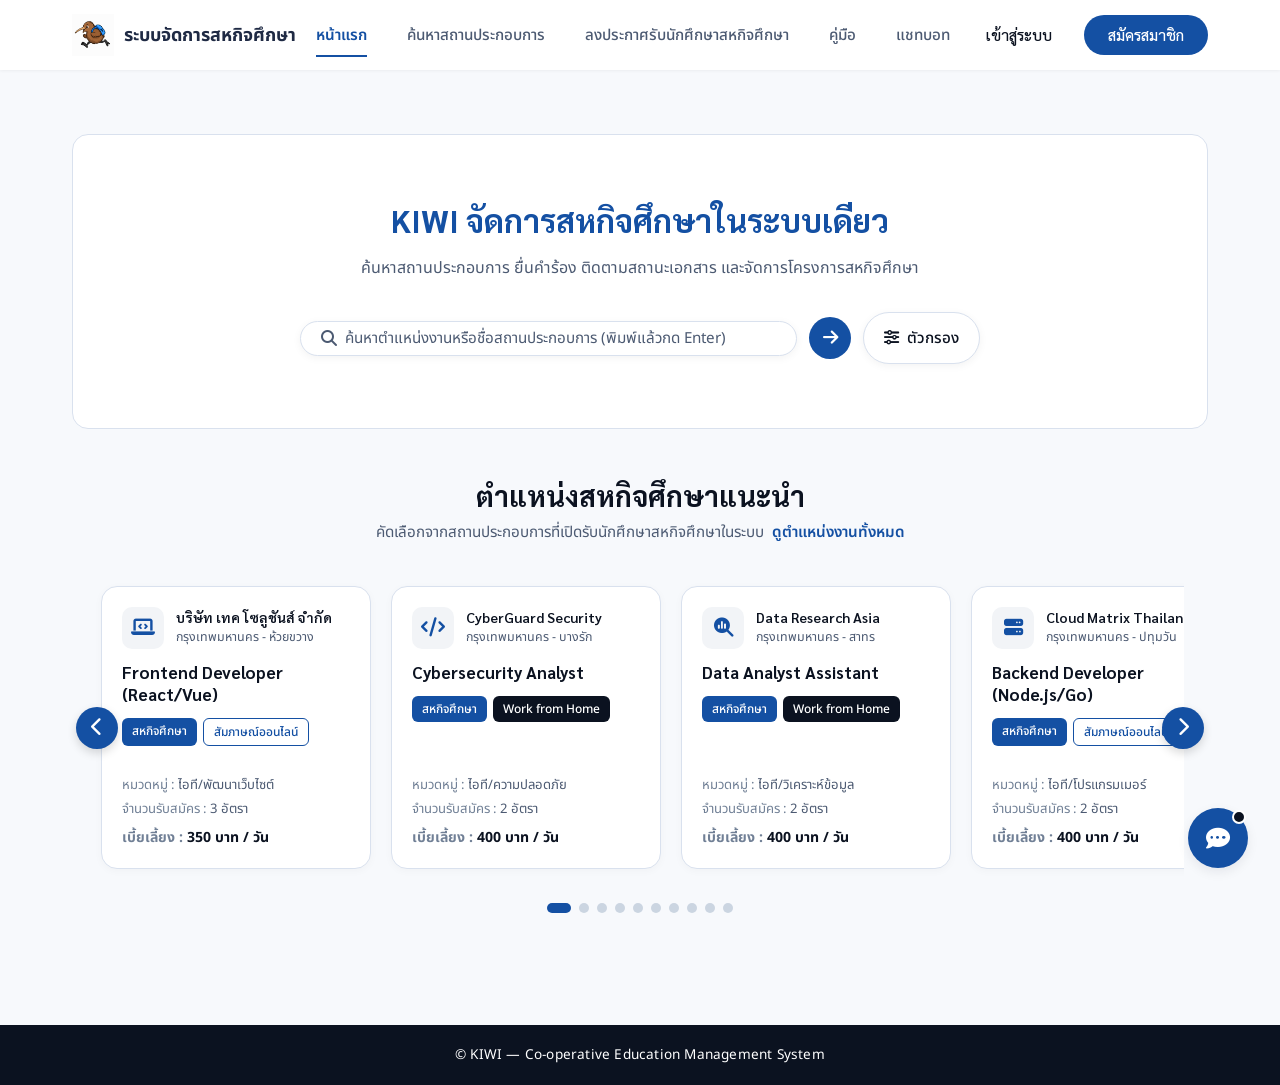
<file: index.html>
<!doctype html>
<html lang="th">

<head>
  <meta charset="UTF-8" />
  <meta name="viewport" content="width=device-width, initial-scale=1.0" />
  <title>KIWI | ระบบจัดการสหกิจศึกษา</title>
  <link rel="stylesheet" href="style.css" />
  <link
    href="https://fonts.googleapis.com/css2?family=Sarabun:wght@500;600;700&family=Noto+Sans+Thai:wght@400;500;600&display=swap"
    rel="stylesheet" />
  <link rel="stylesheet" href="https://cdnjs.cloudflare.com/ajax/libs/font-awesome/6.4.0/css/all.min.css" />
</head>

<body>
  <header class="navbar">
    <div class="nav-container">
      <a href="index.html" class="brand">
        <img src="images/logo_kiwi.png" alt="KIWI Logo" class="brand-logo" />
        <span>ระบบจัดการสหกิจศึกษา</span>
      </a>
      <ul class="nav-links">
        <li class="active">
          <a href="index.html">หน้าแรก</a>
        </li>
        <li>
          <a href="search_company.html">ค้นหาสถานประกอบการ</a>
        </li>
        <li>
          <a href="recruit_student.html">ลงประกาศรับนักศึกษาสหกิจศึกษา</a>
        </li>
        <li>
          <a href="https://sites.google.com/fitm.kmutnb.ac.th/it-coop">คู่มือ</a>
        </li>
        <li>
          <a href="#" id="navChatbotBtn">แชทบอท</a>
        </li>
      </ul>
      <div class="auth-buttons" id="navAuth">
        <a href="login.html" class="btn-login">เข้าสู่ระบบ</a>
        <a href="register.html" class="btn-register">สมัครสมาชิก</a>
      </div>
    </div>
  </header>

  <main class="main-content">
    <section class="hero-section">
      <h1>KIWI จัดการสหกิจศึกษาในระบบเดียว</h1>

      <p>
        ค้นหาสถานประกอบการ ยื่นคำร้อง ติดตามสถานะเอกสาร
        และจัดการโครงการสหกิจศึกษา
      </p>

      <div class="search-filter-wrapper" style="display: flex">
        <div class="search-input-group" style="display: flex; align-items: center">
          <i class="fa-solid fa-magnifying-glass" style="color: var(--text-muted); margin-right: 8px"></i>

          <input type="text" id="searchInput" placeholder="ค้นหาตำแหน่งงานหรือชื่อสถานประกอบการ (พิมพ์แล้วกด Enter)" />
        </div>

        <button class="btn-search-icon" id="btnSearch">
          <i class="fa-solid fa-arrow-right"></i>
        </button>

        <button class="btn-filter-toggle" id="btnOpenFilter" style="display: flex; align-items: center">
          <i class="fa-solid fa-sliders"></i>
          ตัวกรอง
        </button>
      </div>
    </section>

    <section class="job-recommend-section">
      <div class="section-header">
        <h2>ตำแหน่งสหกิจศึกษาแนะนำ</h2>

        <p>
          คัดเลือกจากสถานประกอบการที่เปิดรับนักศึกษาสหกิจศึกษาในระบบ

          <a href="search_company.html" class="link-all-jobs">
            ดูตำแหน่งงานทั้งหมด
          </a>
        </p>
      </div>

      <div class="carousel-wrapper">
        <button class="nav-btn prev-btn" id="prevBtn">
          <i class="fa-solid fa-chevron-left"></i>
        </button>

        <div class="job-cards-container" id="cardsContainer"></div>

        <button class="nav-btn next-btn" id="nextBtn">
          <i class="fa-solid fa-chevron-right"></i>
        </button>
      </div>

      <div class="slider-dots" id="dotsContainer"></div>
    </section>
  </main>

  <!-- Filter Modal -->
  <div class="modal-overlay hidden" id="filterModal">
    <div class="filter-modal-card">
      <div class="filter-modal-header" style="
            display: flex;
            justify-content: space-between;
            align-items: center;
          ">
        <h3>ค้นหาสถานประกอบการ</h3>

        <button class="btn-close-modal" id="btnCloseFilter">✕</button>
      </div>

      <div class="filter-modal-body">
        <div class="filter-field">
          <label>ชื่อสถานประกอบการ</label>

          <input type="text" class="filter-input" placeholder="เช่น เทค โซลูชันส์" />
        </div>

        <div class="filter-field">
          <label>ตำแหน่งงาน</label>

          <input type="text" class="filter-input" placeholder="เช่น Frontend Developer" />
        </div>

        <div class="filter-field">
          <label>จังหวัดที่ตั้ง</label>

          <select class="filter-select">
            <option>ทั้งหมด</option>
            <option>กรุงเทพมหานคร</option>
            <option>เชียงใหม่</option>
            <option>ชลบุรี</option>
          </select>
        </div>

        <div class="filter-field">
          <label>รูปแบบองค์กร</label>

          <select class="filter-select">
            <option>ทั้งหมด</option>
            <option>บริษัทเอกชน</option>
            <option>หน่วยงานรัฐบาล / รัฐวิสาหกิจ</option>
            <option>Startup</option>
          </select>
        </div>

        <div class="filter-field">
          <label>สถานที่ปฏิบัติงาน</label>

          <select class="filter-select">
            <option>ทั้งหมด</option>
            <option>On-site</option>
            <option>Work from Home</option>
            <option>Hybrid</option>
          </select>
        </div>

        <div class="filter-field">
          <label>จำนวนวันการปฏิบัติงาน</label>

          <select class="filter-select">
            <option>ทั้งหมด</option>
            <option>5 วัน/สัปดาห์</option>
            <option>6 วัน/สัปดาห์</option>
          </select>
        </div>

        <div class="filter-field">
          <label>ค่าตอบแทน</label>

          <select class="filter-select">
            <option>ทั้งหมด</option>
            <option>มีเบี้ยเลี้ยง / ค่าตอบแทน</option>
            <option>ไม่มีเบี้ยเลี้ยง / ค่าตอบแทน</option>
          </select>
        </div>
      </div>

      <div class="filter-modal-footer">
        <button class="btn-reset-filter" id="btnResetFilter">รีเซ็ต</button>

        <button class="btn-apply-filter" id="btnApplyFilter">ค้นหา</button>
      </div>
    </div>
  </div>

  <!-- Chatbot -->
  <div class="chatbot-container">
    <button class="chat-toggle-btn" id="btnToggleChat">
      <i class="fa-solid fa-comment-dots"></i>
      <span class="notification-badge"></span>
    </button>

    <div class="chat-window hidden" id="chatWindow">
      <div class="chat-header" style="
            display: flex;
            justify-content: space-between;
            align-items: center;
          ">
        <div class="bot-info" style="display: flex">
          <div class="bot-avatar" style="
                display: flex;
                align-items: center;
                justify-content: center;
              ">
            <i class="fa-solid fa-robot"></i>
          </div>

          <div>
            <h3>KIWI Chatbot</h3>
            <span class="online-status">● ออนไลน์</span>
          </div>
        </div>

        <button class="btn-close-chat" id="btnCloseChat">✕</button>
      </div>

      <div class="chat-body" id="chatBody"></div>

      <div class="chat-quick-replies" id="quickReplies"></div>

      <div class="chat-footer" style="display: flex">
        <input type="text" id="chatInput" placeholder="สอบถามเกี่ยวกับสหกิจศึกษา..." />

        <button id="btnSend">
          <i class="fa-solid fa-paper-plane"></i>
        </button>
      </div>
    </div>
  </div>

  <footer class="footer">
    <div class="footer-copyright">
      <p>© KIWI — Co-operative Education Management System</p>
    </div>
  </footer>

  <script type="module" src="main.js"></script>

  <script>
    document.addEventListener("DOMContentLoaded", () => {
      const user = JSON.parse(localStorage.getItem("currentUser") || "null");

      if (user) {
        const dashboardMap = {
          student: "student_coop.html",
          teacher: "teacher_coop.html",
          officer: "officer.html",
          head_department: "head_department.html",
        };

        const navAuth = document.getElementById("navAuth");

        if (navAuth) {
          navAuth.innerHTML = `
          <a
            href="${dashboardMap[user.role] || "index.html"}"
            class="user-chip"
          >

            <span class="avatar">
              ${(user.name || "U").charAt(0)}
            </span>

            ${user.name}

          </a>

          <button
            class="btn-login"
            id="btnLogoutNav"
          >
            ออกจากระบบ
          </button>
        `;

          document
            .getElementById("btnLogoutNav")
            .addEventListener("click", () => {
              localStorage.removeItem("currentUser");

              window.location.href = "index.html";
            });
        }
      }
    });
  </script>
</body>
</html>
</file>
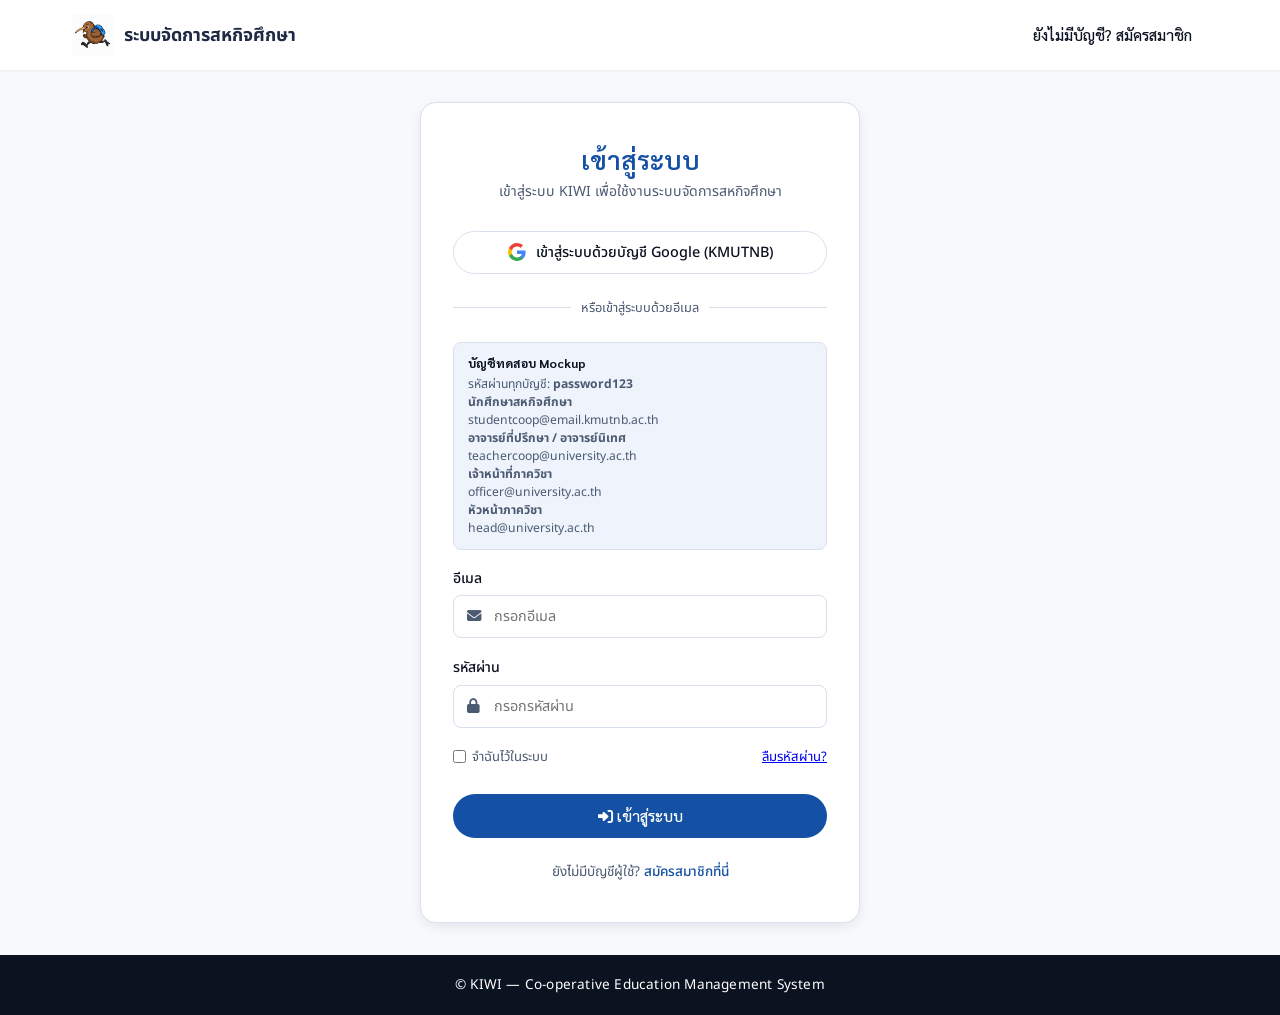
<file: head_department.html>
<!doctype html>
<html lang="th">
<head>
  <meta charset="UTF-8" />
  <meta name="viewport" content="width=device-width, initial-scale=1.0" />
  <title>แดชบอร์ดหัวหน้าภาควิชา | KIWI</title>
  <link rel="stylesheet" href="style.css" />
  <link rel="stylesheet" href="css/head_department.css" />
  <link href="https://fonts.googleapis.com/css2?family=Sarabun:wght@500;600;700&family=Noto+Sans+Thai:wght@400;500;600;700&display=swap" rel="stylesheet" />
  <link rel="stylesheet" href="https://cdnjs.cloudflare.com/ajax/libs/font-awesome/6.4.0/css/all.min.css" />

  <!-- READABILITY FONT BOOST: scoped to this dashboard only -->
  <style>
    @media (min-width: 981px) {
      body { font-size: 16px; }

      .hd-brand strong { font-size: 21px; }
      .hd-brand span { font-size: 14px; }
      .hd-user-meta > span { font-size: 13px; }
      .hd-user-meta strong { font-size: 15px; }

      .hd-sidebar-heading { font-size: 13px; }
      .hd-sidebar-item > span:nth-child(2) { font-size: 14.5px; }
      .hd-sidebar-badge { font-size: 11.5px; }
      .hd-sidebar-help strong { font-size: 13px; }
      .hd-sidebar-help span { font-size: 11.5px; }

      .hd-page-heading h1 { font-size: clamp(29px, 3vw, 36px); }
      .hd-page-heading p { font-size: 15px; }
      .hd-eyebrow { font-size: 12px !important; }

      .hd-btn { font-size: 14px; }
      .hd-btn-sm { font-size: 12.5px; }
      .hd-card-header h2 { font-size: 21px; }
      .hd-card-header p { font-size: 14px; }

      .hd-stat-card span { font-size: 12.5px; }
      .hd-stat-card strong { font-size: 25px; }
      .hd-stat-card small { font-size: 11px; }

      .hd-tab { font-size: 14px; }
      .hd-field label { font-size: 13.5px; }
      .hd-field input,
      .hd-field select,
      .hd-field textarea { font-size: 14px; }

      .hd-table th,
      .hd-table td { font-size: 12.5px; }
      .hd-table-secondary { font-size: 11px; }
      .hd-status { font-size: 11px; }

      .hd-info-banner { font-size: 12.5px; }
      .hd-empty strong { font-size: 14px; }
      .hd-empty span { font-size: 12px; }
    }
  </style>
</head>
<body>
  <header class="hd-navbar">
    <div class="hd-navbar-inner">
      <a href="index.html" class="hd-brand">
        <img src="images/logo_kiwi.png" alt="KIWI" class="hd-brand-logo" />
        <div><strong>KIWI</strong><span>ระบบจัดการสหกิจศึกษา</span></div>
      </a>
      <div class="hd-nav-user">
        <div class="hd-user-meta">
          <span>หัวหน้าภาควิชา</span>
          <strong id="headerUserName">ผศ.ดร.ขนิษฐา นามี</strong>
        </div>
        <button type="button" class="hd-btn hd-btn-outline" onclick="logoutHeadDepartment()">
          <i class="fa-solid fa-right-from-bracket"></i> ออกจากระบบ
        </button>
      </div>
    </div>
  </header>

  <div class="hd-app-shell">
    <aside class="hd-sidebar">
      <div class="hd-sidebar-heading">เมนูหัวหน้าภาควิชา</div>

      <button class="hd-sidebar-item active" data-panel="panel-overview" type="button">
        <i class="fa-solid fa-chart-pie"></i><span>ภาพรวม</span>
      </button>

      <button class="hd-sidebar-item" data-panel="panel-coop" type="button">
        <i class="fa-solid fa-user-graduate"></i><span>นักศึกษาสหกิจ</span>
        <span class="hd-sidebar-badge" id="sidebarPendingBadge">0</span>
      </button>

      <button class="hd-sidebar-item" data-panel="panel-teachers" type="button">
        <i class="fa-solid fa-chalkboard-user"></i><span>อาจารย์ในภาควิชา</span>
      </button>

      <button class="hd-sidebar-item" data-panel="panel-profile" type="button">
        <i class="fa-solid fa-user-gear"></i><span>ข้อมูลส่วนตัว</span>
      </button>

      <div class="hd-sidebar-help">
        <i class="fa-solid fa-circle-info"></i>
        <div>
          <strong>ขอบเขตหัวหน้าภาควิชา</strong>
          <span>ค้นหา • อนุมัติคำร้อง • กำหนดที่ปรึกษา • จัดการอาจารย์</span>
        </div>
      </div>
    </aside>

    <main class="hd-main">
      <section class="hd-panel active" id="panel-overview">
        <div class="hd-page-heading">
          <p class="hd-eyebrow">HEAD OF DEPARTMENT</p>
          <h1 id="overviewGreeting">ยินดีต้อนรับ, ผศ.ดร.ขนิษฐา นามี</h1>
          <p>ภาพรวมงานที่เกี่ยวข้องกับนักศึกษาสหกิจศึกษาและอาจารย์ภายในภาควิชา</p>
        </div>

        <div class="hd-stat-grid">
          <article class="hd-stat-card">
            <div class="hd-stat-icon"><i class="fa-solid fa-user-graduate"></i></div>
            <div><span>นักศึกษาสหกิจทั้งหมด</span><strong id="statStudentTotal">0</strong><small>คน</small></div>
          </article>
          <article class="hd-stat-card warning">
            <div class="hd-stat-icon"><i class="fa-solid fa-file-circle-question"></i></div>
            <div><span>คำร้องรอพิจารณา</span><strong id="statPendingRequests">0</strong><small>รายการ</small></div>
          </article>
          <article class="hd-stat-card success">
            <div class="hd-stat-icon"><i class="fa-solid fa-circle-check"></i></div>
            <div><span>คำร้องอนุมัติแล้ว</span><strong id="statApprovedRequests">0</strong><small>รายการ</small></div>
          </article>
          <article class="hd-stat-card danger">
            <div class="hd-stat-icon"><i class="fa-solid fa-user-clock"></i></div>
            <div><span>ยังไม่มีอาจารย์ที่ปรึกษา</span><strong id="statNoAdvisor">0</strong><small>คน</small></div>
          </article>
          <article class="hd-stat-card">
            <div class="hd-stat-icon"><i class="fa-solid fa-chalkboard-user"></i></div>
            <div><span>อาจารย์ในภาควิชา</span><strong id="statTeacherTotal">0</strong><small>คน</small></div>
          </article>
        </div>

        <div class="hd-grid-2">
          <article class="hd-card">
            <div class="hd-card-header"><div><h2>งานที่ต้องดำเนินการ</h2><p>รายการที่ควรตรวจสอบก่อน</p></div></div>
            <div class="hd-task-list">
              <button type="button" class="hd-task-item" onclick="goToCoopTab('requests')">
                <div class="hd-task-icon warning"><i class="fa-solid fa-file-signature"></i></div>
                <div><strong>คำร้องสหกิจรอพิจารณา</strong><span id="taskPendingText">0 รายการ</span></div>
                <i class="fa-solid fa-chevron-right"></i>
              </button>
              <button type="button" class="hd-task-item" onclick="goToCoopTab('advisors')">
                <div class="hd-task-icon danger"><i class="fa-solid fa-user-tie"></i></div>
                <div><strong>นักศึกษายังไม่มีอาจารย์ที่ปรึกษา</strong><span id="taskAdvisorText">0 คน</span></div>
                <i class="fa-solid fa-chevron-right"></i>
              </button>
            </div>
          </article>

          <article class="hd-card">
            <div class="hd-card-header"><div><h2>ลำดับการทำงาน</h2><p>Workflow ของหัวหน้าภาควิชา</p></div></div>
            <div class="hd-workflow">
              <div class="hd-workflow-step"><span>1</span><div><strong>ตรวจสอบนักศึกษาสหกิจ</strong><small>ค้นหาและตรวจสอบข้อมูลนักศึกษา</small></div></div>
              <div class="hd-workflow-line"></div>
              <div class="hd-workflow-step"><span>2</span><div><strong>พิจารณาคำร้อง</strong><small>อนุมัติหรือไม่อนุมัติคำร้อง</small></div></div>
              <div class="hd-workflow-line"></div>
              <div class="hd-workflow-step"><span>3</span><div><strong>กำหนดอาจารย์ที่ปรึกษา</strong><small>เฉพาะคำร้องที่อนุมัติแล้ว</small></div></div>
            </div>
          </article>
        </div>
      </section>

      <section class="hd-panel" id="panel-coop">
        <div class="hd-page-heading">
          <p class="hd-eyebrow">CO-OPERATIVE STUDENTS</p>
          <h1>นักศึกษาสหกิจ</h1>
          <p>ค้นหาข้อมูล พิจารณาคำร้อง และกำหนดอาจารย์ที่ปรึกษาในหน้าเดียว</p>
        </div>

        <div class="hd-tabs">
          <button type="button" class="hd-tab active" data-coop-tab="students"><i class="fa-solid fa-address-card"></i>ข้อมูลนักศึกษา</button>
          <button type="button" class="hd-tab" data-coop-tab="requests"><i class="fa-solid fa-file-circle-check"></i>คำร้องสหกิจศึกษา <span class="hd-tab-count" id="requestTabCount">0</span></button>
          <button type="button" class="hd-tab" data-coop-tab="advisors"><i class="fa-solid fa-user-tie"></i>อาจารย์ที่ปรึกษา</button>
        </div>

        <div class="hd-tab-panel active" data-coop-tab-panel="students">
          <article class="hd-card">
            <div class="hd-card-header"><div><h2>ข้อมูลนักศึกษาสหกิจ</h2><p>ค้นหาจากชื่อ รหัสนักศึกษา หรือสถานประกอบการ</p></div></div>
            <div class="hd-filter-grid three">
              <div class="hd-field"><label for="studentSearch">ค้นหานักศึกษา</label><div class="hd-input-icon"><i class="fa-solid fa-magnifying-glass"></i><input id="studentSearch" type="text" placeholder="ชื่อ / รหัส / สถานประกอบการ" /></div></div>
              <div class="hd-field"><label for="studentMajor">สาขา</label><select id="studentMajor"><option value="">ทุกสาขา</option><option value="IT">IT</option><option value="INE">INE</option></select></div>
              <div class="hd-field"><label for="studentRequestStatus">สถานะคำร้อง</label><select id="studentRequestStatus"><option value="">ทุกสถานะ</option><option value="pending">รอพิจารณา</option><option value="approved">อนุมัติแล้ว</option><option value="rejected">ไม่อนุมัติ</option></select></div>
            </div>
            <div class="hd-table-wrap no-horizontal-scroll">
              <table class="hd-table hd-student-table">
                <thead><tr><th>นักศึกษา</th><th>สาขา</th><th>สถานประกอบการ / ตำแหน่ง</th><th>สถานะคำร้อง</th><th>อาจารย์ที่ปรึกษา</th><th>ดำเนินการ</th></tr></thead>
                <tbody id="studentTableBody"></tbody>
              </table>
            </div>
            <div class="hd-empty" id="studentEmptyState"><i class="fa-solid fa-magnifying-glass"></i><strong>ไม่พบข้อมูลนักศึกษา</strong><span>ลองเปลี่ยนคำค้นหาหรือตัวกรอง</span></div>
          </article>
        </div>

        <div class="hd-tab-panel" data-coop-tab-panel="requests">
          <article class="hd-card">
            <div class="hd-card-header request-header">
              <div><h2>คำร้องสหกิจศึกษา</h2><p>อนุมัติหรือไม่อนุมัติคำร้องของนักศึกษา</p></div>
              <button type="button" class="hd-btn hd-btn-primary" id="bulkApproveButton" onclick="approveSelectedRequests()" disabled><i class="fa-solid fa-check-double"></i>อนุมัติรายการที่เลือก <span id="bulkApproveCount">0</span></button>
            </div>

            <div class="hd-request-summary">
              <button type="button" class="hd-request-chip active" data-request-filter=""><span>ทั้งหมด</span><strong id="requestCountAll">0</strong></button>
              <button type="button" class="hd-request-chip warning" data-request-filter="pending"><span>รอพิจารณา</span><strong id="requestCountPending">0</strong></button>
              <button type="button" class="hd-request-chip success" data-request-filter="approved"><span>อนุมัติแล้ว</span><strong id="requestCountApproved">0</strong></button>
              <button type="button" class="hd-request-chip danger" data-request-filter="rejected"><span>ไม่อนุมัติ</span><strong id="requestCountRejected">0</strong></button>
            </div>

            <div class="hd-filter-grid two">
              <div class="hd-field"><label for="requestSearch">ค้นหาคำร้อง</label><div class="hd-input-icon"><i class="fa-solid fa-magnifying-glass"></i><input id="requestSearch" type="text" placeholder="ชื่อ / รหัส / สถานประกอบการ" /></div></div>
              <div class="hd-field"><label for="requestMajor">สาขา</label><select id="requestMajor"><option value="">ทุกสาขา</option><option value="IT">IT</option><option value="INE">INE</option></select></div>
            </div>

            <div class="hd-table-wrap no-horizontal-scroll">
              <table class="hd-table hd-request-table">
                <thead><tr><th class="hd-check-col"><input type="checkbox" id="selectAllRequests" aria-label="เลือกคำร้องทั้งหมด" /></th><th>นักศึกษา</th><th>สถานประกอบการ / ตำแหน่ง</th><th>วันที่ยื่น</th><th>สถานะ</th><th>ดำเนินการ</th></tr></thead>
                <tbody id="requestTableBody"></tbody>
              </table>
            </div>
            <div class="hd-empty" id="requestEmptyState"><i class="fa-solid fa-file-circle-question"></i><strong>ไม่พบคำร้อง</strong><span>ไม่มีรายการที่ตรงกับตัวกรองปัจจุบัน</span></div>
          </article>
        </div>

        <div class="hd-tab-panel" data-coop-tab-panel="advisors">
          <article class="hd-card">
            <div class="hd-card-header"><div><h2>กำหนดอาจารย์ที่ปรึกษา</h2><p>แสดงเฉพาะนักศึกษาที่คำร้องได้รับการอนุมัติแล้ว</p></div></div>
            <div class="hd-info-banner"><i class="fa-solid fa-circle-info"></i><span>เลือกอาจารย์ที่ปรึกษาแล้วกดบันทึก สามารถแก้ไขได้ภายหลัง</span></div>
            <div class="hd-filter-grid three">
              <div class="hd-field"><label for="advisorSearch">ค้นหานักศึกษา</label><div class="hd-input-icon"><i class="fa-solid fa-magnifying-glass"></i><input id="advisorSearch" type="text" placeholder="ชื่อ / รหัสนักศึกษา" /></div></div>
              <div class="hd-field"><label for="advisorMajor">สาขา</label><select id="advisorMajor"><option value="">ทุกสาขา</option><option value="IT">IT</option><option value="INE">INE</option></select></div>
              <div class="hd-field"><label for="advisorStatus">สถานะที่ปรึกษา</label><select id="advisorStatus"><option value="">ทั้งหมด</option><option value="assigned">กำหนดแล้ว</option><option value="unassigned">ยังไม่ได้กำหนด</option></select></div>
            </div>
            <div class="hd-table-wrap no-horizontal-scroll">
              <table class="hd-table hd-advisor-table">
                <thead><tr><th>นักศึกษา</th><th>สาขา</th><th>สถานประกอบการ</th><th>อาจารย์ที่ปรึกษา</th><th>ดำเนินการ</th></tr></thead>
                <tbody id="advisorTableBody"></tbody>
              </table>
            </div>
            <div class="hd-empty" id="advisorEmptyState"><i class="fa-solid fa-user-tie"></i><strong>ไม่พบนักศึกษา</strong><span>ไม่มีนักศึกษาที่ตรงกับตัวกรองปัจจุบัน</span></div>
          </article>
        </div>
      </section>

      <section class="hd-panel" id="panel-teachers">
        <div class="hd-page-heading with-action">
          <div><p class="hd-eyebrow">DEPARTMENT TEACHERS</p><h1>อาจารย์ในภาควิชา</h1><p>ค้นหา ตรวจสอบ และจัดการข้อมูลอาจารย์ภายในภาควิชา</p></div>
          <button type="button" class="hd-btn hd-btn-primary" onclick="openTeacherModal()"><i class="fa-solid fa-user-plus"></i>เพิ่มอาจารย์</button>
        </div>

        <article class="hd-card">
          <div class="hd-filter-grid three">
            <div class="hd-field"><label for="teacherSearch">ค้นหาอาจารย์</label><div class="hd-input-icon"><i class="fa-solid fa-magnifying-glass"></i><input id="teacherSearch" type="text" placeholder="ชื่อ / อีเมล / รหัสอาจารย์" /></div></div>
            <div class="hd-field"><label for="teacherMajor">สาขา</label><select id="teacherMajor"><option value="">ทุกสาขา</option><option value="IT">IT</option><option value="INE">INE</option></select></div>
            <div class="hd-field"><label for="teacherStatus">สถานะ</label><select id="teacherStatus"><option value="">ทุกสถานะ</option><option value="active">ปฏิบัติงาน</option><option value="inactive">ไม่ปฏิบัติงาน</option></select></div>
          </div>
          <div class="hd-table-wrap no-horizontal-scroll">
            <table class="hd-table hd-teacher-table">
              <thead><tr><th>อาจารย์</th><th>สาขา</th><th>อีเมล</th><th>สถานะ</th><th>ดำเนินการ</th></tr></thead>
              <tbody id="teacherTableBody"></tbody>
            </table>
          </div>
          <div class="hd-empty" id="teacherEmptyState"><i class="fa-solid fa-user-slash"></i><strong>ไม่พบข้อมูลอาจารย์</strong><span>ลองเปลี่ยนคำค้นหาหรือตัวกรอง</span></div>
        </article>
      </section>

      <section class="hd-panel" id="panel-profile">
        <div class="hd-page-heading"><p class="hd-eyebrow">MY PROFILE</p><h1>ข้อมูลส่วนตัว</h1><p>จัดการข้อมูลบัญชีของหัวหน้าภาควิชา</p></div>
        <div class="hd-profile-layout">
          <article class="hd-card hd-profile-summary">
            <div class="hd-profile-avatar" id="profileAvatar">ข</div>
            <h2 id="profileSummaryName">ผศ.ดร.ขนิษฐา นามี</h2>
            <span class="hd-status hd-status-primary">หัวหน้าภาควิชา</span>
            <div class="hd-profile-meta">
              <div><span>อีเมล</span><strong id="profileSummaryEmail">khanittha@kmutnb.ac.th</strong></div>
              <div><span>สาขา</span><strong id="profileSummaryMajor">IT</strong></div>
            </div>
          </article>

          <article class="hd-card">
            <div class="hd-card-header"><div><h2>แก้ไขข้อมูลส่วนตัว</h2><p>ชื่อ อีเมล และรหัสผ่าน</p></div></div>
            <form id="profileForm">
              <div class="hd-form-grid">
                <div class="hd-field full"><label for="profileName">ชื่อ-นามสกุล</label><input id="profileName" type="text" required /></div>
                <div class="hd-field full"><label for="profileEmail">อีเมล</label><input id="profileEmail" type="email" required /></div>
                <div class="hd-field full"><label for="profileMajor">สาขา</label><input id="profileMajor" type="text" readonly /><small class="hd-field-help">สาขาแสดงเพื่ออ้างอิงและไม่อนุญาตให้แก้ไขจากหน้านี้</small></div>
                <div class="hd-form-divider full"><span>เปลี่ยนรหัสผ่าน</span></div>
                <div class="hd-field"><label for="profilePassword">รหัสผ่านใหม่</label><input id="profilePassword" type="password" minlength="6" placeholder="เว้นว่างหากไม่เปลี่ยน" /></div>
                <div class="hd-field"><label for="profileConfirmPassword">ยืนยันรหัสผ่านใหม่</label><input id="profileConfirmPassword" type="password" minlength="6" placeholder="กรอกรหัสผ่านอีกครั้ง" /></div>
              </div>
              <div class="hd-form-actions">
                <button type="button" class="hd-btn hd-btn-outline" onclick="loadProfileForm()"><i class="fa-solid fa-rotate-left"></i>คืนค่า</button>
                <button type="submit" class="hd-btn hd-btn-primary"><i class="fa-solid fa-floppy-disk"></i>บันทึกการแก้ไข</button>
              </div>
            </form>
          </article>
        </div>
      </section>
    </main>
  </div>

  <div class="hd-modal" id="studentDetailModal" aria-hidden="true">
    <div class="hd-modal-dialog hd-modal-lg">
      <div class="hd-modal-header"><div><p class="hd-eyebrow">STUDENT DETAIL</p><h2>รายละเอียดนักศึกษาสหกิจ</h2></div><button type="button" class="hd-modal-close" data-close-modal><i class="fa-solid fa-xmark"></i></button></div>
      <div class="hd-modal-body" id="studentDetailContent"></div>
    </div>
  </div>

  <div class="hd-modal" id="requestDetailModal" aria-hidden="true">
    <div class="hd-modal-dialog hd-modal-lg">
      <div class="hd-modal-header"><div><p class="hd-eyebrow">CO-OP REQUEST</p><h2>รายละเอียดคำร้องสหกิจศึกษา</h2></div><button type="button" class="hd-modal-close" data-close-modal><i class="fa-solid fa-xmark"></i></button></div>
      <div class="hd-modal-body" id="requestDetailContent"></div>
      <div class="hd-modal-footer" id="requestDetailFooter"></div>
    </div>
  </div>

  <div class="hd-modal" id="rejectModal" aria-hidden="true">
    <div class="hd-modal-dialog">
      <div class="hd-modal-header"><div><p class="hd-eyebrow danger">REJECT REQUEST</p><h2>ไม่อนุมัติคำร้อง</h2></div><button type="button" class="hd-modal-close" data-close-modal><i class="fa-solid fa-xmark"></i></button></div>
      <div class="hd-modal-body">
        <div class="hd-request-student-preview" id="rejectStudentPreview"></div>
        <div class="hd-field"><label for="rejectReason">เหตุผลที่ไม่อนุมัติ <span class="required">*</span></label><textarea id="rejectReason" rows="5" placeholder="ระบุเหตุผลเพื่อให้นักศึกษาทราบว่าต้องแก้ไขอะไร"></textarea></div>
      </div>
      <div class="hd-modal-footer"><button type="button" class="hd-btn hd-btn-outline" data-close-modal>ยกเลิก</button><button type="button" class="hd-btn hd-btn-danger" onclick="submitRejectRequest()"><i class="fa-solid fa-circle-xmark"></i>ยืนยันไม่อนุมัติ</button></div>
    </div>
  </div>

  <div class="hd-modal" id="teacherModal" aria-hidden="true">
    <div class="hd-modal-dialog">
      <div class="hd-modal-header"><div><p class="hd-eyebrow">TEACHER MANAGEMENT</p><h2 id="teacherModalTitle">เพิ่มอาจารย์</h2></div><button type="button" class="hd-modal-close" data-close-modal><i class="fa-solid fa-xmark"></i></button></div>
      <form id="teacherForm">
        <div class="hd-modal-body">
          <input type="hidden" id="teacherEditId" />
          <div class="hd-form-grid">
            <div class="hd-field full"><label for="teacherFormName">ชื่อ-นามสกุล</label><input id="teacherFormName" type="text" required /></div>
            <div class="hd-field full"><label for="teacherFormEmail">อีเมล</label><input id="teacherFormEmail" type="email" required /></div>
            <div class="hd-field"><label for="teacherFormMajor">สาขา</label><select id="teacherFormMajor" required><option value="">-- เลือกสาขา --</option><option value="IT">IT</option><option value="INE">INE</option></select></div>
            <div class="hd-field"><label for="teacherFormStatus">สถานะ</label><select id="teacherFormStatus" required><option value="active">ปฏิบัติงาน</option><option value="inactive">ไม่ปฏิบัติงาน</option></select></div>
            <div class="hd-field full"><label for="teacherFormPassword">รหัสผ่านใหม่</label><input id="teacherFormPassword" type="password" minlength="6" placeholder="เว้นว่างหากไม่ต้องการเปลี่ยนรหัสผ่าน" /><small class="hd-field-help">Mockup: รหัสผ่านจะเชื่อมกับ Backend ภายหลัง</small></div>
          </div>
        </div>
        <div class="hd-modal-footer"><button type="button" class="hd-btn hd-btn-outline" data-close-modal>ยกเลิก</button><button type="submit" class="hd-btn hd-btn-primary"><i class="fa-solid fa-floppy-disk"></i>บันทึก</button></div>
      </form>
    </div>
  </div>

  <div class="hd-modal" id="confirmModal" aria-hidden="true">
    <div class="hd-modal-dialog hd-confirm-dialog">
      <div class="hd-confirm-icon" id="confirmIcon"><i class="fa-solid fa-circle-question"></i></div>
      <h2 id="confirmTitle">ยืนยันการดำเนินการ</h2>
      <p id="confirmMessage"></p>
      <div class="hd-confirm-actions"><button type="button" class="hd-btn hd-btn-outline" id="confirmCancelButton">ยกเลิก</button><button type="button" class="hd-btn hd-btn-primary" id="confirmOkButton">ยืนยัน</button></div>
    </div>
  </div>

  <div class="hd-toast-container" id="toastContainer" aria-live="polite"></div>

  <footer class="hd-footer"><p>© KIWI — Co-operative Education Management System</p></footer>

  <script type="module" src="main.js"></script>
  <script src="js/head_department.js"></script>
</body>
</html>
</file>
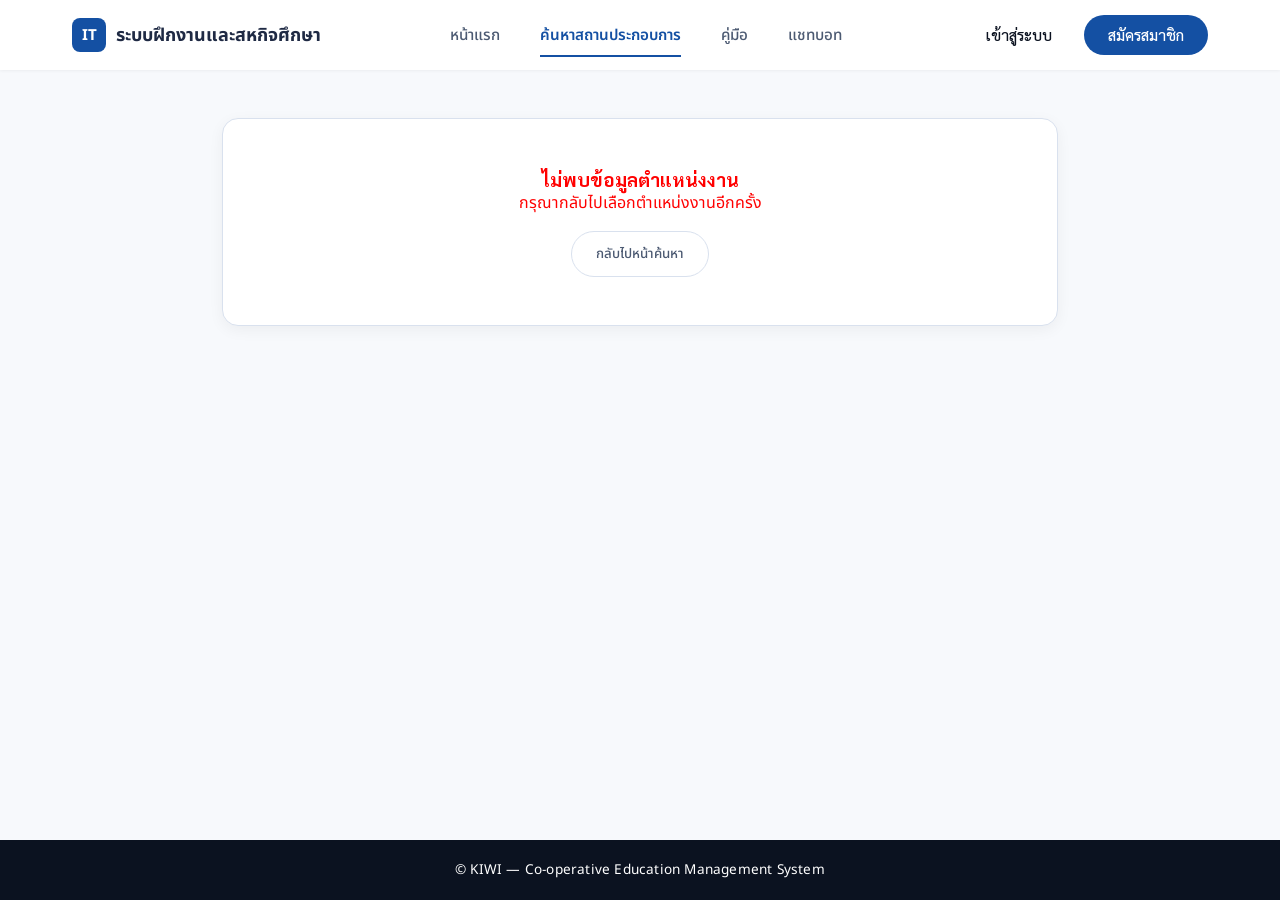
<file: job_detail.html>
<!DOCTYPE html>
<html lang="th">
<head>
  <meta charset="UTF-8">
  <meta name="viewport" content="width=device-width, initial-scale=1.0">
  <title>รายละเอียดตำแหน่งงาน - ระบบการจัดการนักศึกษาฝึกงานและสหกิจศึกษา</title>
  <link rel="stylesheet" href="style.css">
  <link href="https://fonts.googleapis.com/css2?family=Sarabun:wght@500;600;700&family=Noto+Sans+Thai:wght@400;500;600&display=swap" rel="stylesheet">
  <link rel="stylesheet" href="https://cdnjs.cloudflare.com/ajax/libs/font-awesome/6.4.0/css/all.min.css">
  <style>
    .job-detail-container {
      background: var(--white);
      padding: 3rem;
      border-radius: 16px;
      border: 1px solid var(--border-color);
      box-shadow: 0 4px 15px rgba(0, 0, 0, 0.05);
      margin-bottom: 2rem;
    }
    .detail-header {
      display: flex;
      gap: 20px;
      margin-bottom: 2rem;
      border-bottom: 1px solid var(--border-color);
      padding-bottom: 2rem;
    }
    .detail-logo {
      width: 80px;
      height: 80px;
      background-color: var(--bg-light);
      border-radius: 12px;
      display: flex;
      align-items: center;
      justify-content: center;
      font-size: 2.5rem;
      color: var(--primary-color);
    }
    .detail-info h1 {
      font-size: 1.8rem;
      color: var(--text-dark);
      margin-bottom: 0.5rem;
    }
    .detail-info p {
      color: var(--text-muted);
      font-size: 1rem;
      margin-bottom: 0.5rem;
    }
    .grid-info {
      display: grid;
      grid-template-columns: 1fr 1fr;
      gap: 1.5rem;
      background-color: #f8fafc;
      padding: 1.5rem;
      border-radius: 12px;
      margin-bottom: 2rem;
    }
    .info-item span {
      display: block;
      color: var(--text-muted);
      font-size: 0.85rem;
      margin-bottom: 4px;
    }
    .info-item strong {
      font-size: 1.05rem;
      color: var(--text-dark);
    }
    .job-description {
      line-height: 1.7;
      color: var(--text-dark);
      margin-bottom: 2.5rem;
    }
    .action-bar {
      display: flex;
      gap: 15px;
    }
    .btn-back {
      background: var(--white);
      color: var(--text-muted);
      border: 1px solid var(--border-color);
      padding: 12px 24px;
      border-radius: 30px;
      cursor: pointer;
      font-weight: 500;
      transition: all 0.2s;
    }
    .btn-back:hover {
      background: var(--bg-light);
    }
  </style>
</head>
<body>

  <!-- Navigation Bar -->
  <header class="navbar">
    <div class="nav-container">
      <a href="index.html" class="brand">
        <div class="brand-mark">IT</div>
        <span>ระบบฝึกงานและสหกิจศึกษา</span>
      </a>
      <ul class="nav-links">
        <li><a href="index.html">หน้าแรก</a></li>
        <li class="active"><a href="search_company.html">ค้นหาสถานประกอบการ</a></li>
        <li><a href="#">คู่มือ</a></li>
        <li><a href="#" id="navChatbotBtn">แชทบอท</a></li>
      </ul>
      <div class="auth-buttons">
        <a href="login.html" class="btn-login">เข้าสู่ระบบ</a>
        <a href="register.html" class="btn-register">สมัครสมาชิก</a>
      </div>
    </div>
  </header>

  <!-- Main Content -->
  <main class="main-content" style="max-width: 900px; margin: 3rem auto;">
    
    <div class="job-detail-container" id="jobDetailContent">
      <!-- ข้อมูลจะถูกนำมาแสดงตรงนี้ผ่าน JS -->
      <div style="text-align: center; padding: 3rem; color: var(--text-muted);">
        กำลังโหลดข้อมูล...
      </div>
    </div>

  </main>

  <footer class="footer">
    <div class="footer-copyright">
      <p>© KIWI — Co-operative Education Management System</p>
    </div>
  </footer>

  <script type="module" src="main.js"></script>

  <!-- Script สำหรับดึงข้อมูลมาแสดง -->
  <script>
    document.addEventListener('DOMContentLoaded', () => {
      const container = document.getElementById('jobDetailContent');
      // ดึงข้อมูลที่เก็บไว้ตอนคลิกการ์ด
      const jobData = JSON.parse(localStorage.getItem('currentViewJob'));

      if (!jobData) {
        container.innerHTML = `
          <div style="text-align: center; color: red;">
            <h3>ไม่พบข้อมูลตำแหน่งงาน</h3>
            <p>กรุณากลับไปเลือกตำแหน่งงานอีกครั้ง</p>
            <button class="btn-back" onclick="window.location.href='search_company.html'" style="margin-top: 1rem;">กลับไปหน้าค้นหา</button>
          </div>
        `;
        return;
      }

      // นำ Tags มาสร้างเป็น HTML
      const tagsHTML = jobData.tags.map(t => `<span class="tag ${t === 'ฝึกงาน' ? 'tag-green' : (t === 'Work from Home' ? 'tag-dark' : 'tag-red')}">${t}</span>`).join('');

      // สร้างหน้าตาของรายละเอียด
      container.innerHTML = `
        <div class="detail-header">
          <div class="detail-logo">
            <i class="${jobData.icon || 'fa-solid fa-building'}"></i>
          </div>
          <div class="detail-info">
            <h1>${jobData.title}</h1>
            <p><i class="fa-solid fa-circle-check" style="color: #00cca3;"></i> <strong>${jobData.company}</strong></p>
            <p><i class="fa-solid fa-location-dot"></i> ${jobData.location}</p>
            <div style="display: flex; gap: 8px; margin-top: 10px;">
              ${tagsHTML}
            </div>
          </div>
        </div>

        <div class="grid-info">
          <div class="info-item">
            <span>หมวดหมู่งาน</span>
            <strong>${jobData.category}</strong>
          </div>
          <div class="info-item">
            <span>จำนวนรับสมัคร</span>
            <strong>${jobData.quota}</strong>
          </div>
          <div class="info-item">
            <span>เบี้ยเลี้ยง / ค่าตอบแทน</span>
            <strong style="color: #059669;">${jobData.salary}</strong>
          </div>
          <div class="info-item">
            <span>เวลาลงประกาศ</span>
            <strong>${jobData.time || 'ไม่ระบุ'}</strong>
          </div>
          ${jobData.workDays ? `
          <div class="info-item">
            <span>จำนวนวันการทำงาน</span>
            <strong>${jobData.workDays}</strong>
          </div>` : ''}
        </div>

        <div class="job-description">
          <h3>รายละเอียดและคุณสมบัติ (Mockup Data)</h3>
          <ul style="margin-top: 10px; padding-left: 20px; color: var(--text-muted);">
            <li style="margin-bottom: 8px;">กำลังศึกษาอยู่ระดับชั้น ปวส. หรือ ปริญญาตรี ในสาขาที่เกี่ยวข้อง</li>
            <li style="margin-bottom: 8px;">มีความรับผิดชอบ กระตือรือร้น และพร้อมเรียนรู้สิ่งใหม่ๆ</li>
            <li style="margin-bottom: 8px;">สามารถทำงานเป็นทีม และสื่อสารได้อย่างมีประสิทธิภาพ</li>
            <li style="margin-bottom: 8px;">หากมีผลงาน (Portfolio) แนบมาด้วยจะได้รับการพิจารณาเป็นพิเศษ</li>
          </ul>
        </div>

        <div class="action-bar">
          <button class="btn-submit" style="padding: 14px 28px; font-size: 1.05rem;" onclick="applyJob()">
            <i class="fa-solid fa-paper-plane"></i> ยื่นคำร้องขอฝึกงาน
          </button>
          <button class="btn-back" onclick="window.history.back()">
            กลับหน้ารายการ
          </button>
        </div>
      `;
    });

    // ฟังก์ชันจำลองการกดปุ่มยื่นคำร้อง
    function applyJob() {
      // ตรวจสอบว่านักศึกษาล็อกอินหรือยังผ่านตัวแปรใน localStorage ของเรา
      const currentUser = JSON.parse(localStorage.getItem('currentUser'));
      
      if (!currentUser) {
        alert("กรุณาเข้าสู่ระบบในสิทธิ์ 'นักศึกษา' ก่อนยื่นคำร้องขอฝึกงาน");
        window.location.href = 'login.html';
        return;
      }

      if (currentUser.role !== 'student') {
        alert("ขออภัย บัญชีของคุณไม่ใช่สิทธิ์นักศึกษา ไม่สามารถยื่นคำร้องได้");
        return;
      }

      alert("🎉 ยื่นคำร้องขอฝึกงานสำเร็จ! สามารถติดตามสถานะได้ที่หน้า Dashboard นักศึกษา");
      window.location.href = 'student.html';
    }
  </script>
</body>
</html>
</file>
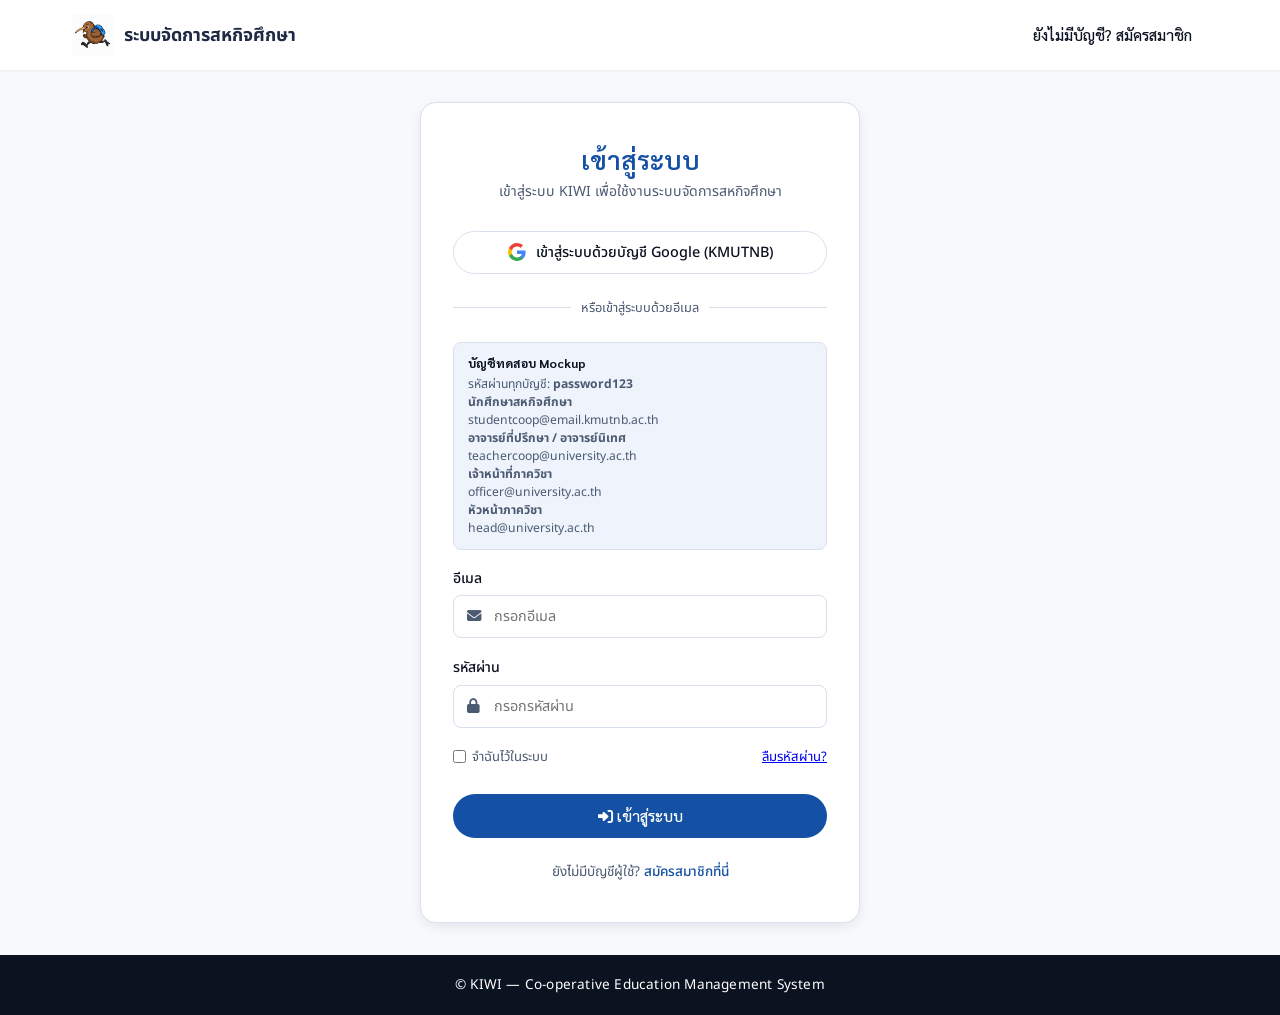
<file: login.html>
<!doctype html>
<html lang="th">
  <head>
    <meta charset="UTF-8" />
    <meta name="viewport" content="width=device-width, initial-scale=1.0" />

    <title>เข้าสู่ระบบ | KIWI</title>

    <link rel="stylesheet" href="style.css" />

    <link
      href="https://fonts.googleapis.com/css2?family=Sarabun:wght@500;600;700&family=Noto+Sans+Thai:wght@400;500;600&display=swap"
      rel="stylesheet"
    />

    <link
      rel="stylesheet"
      href="https://cdnjs.cloudflare.com/ajax/libs/font-awesome/6.4.0/css/all.min.css"
    />
  </head>

  <body>
    <!-- ========================= -->
    <!-- Navbar -->
    <!-- ========================= -->

    <header class="navbar">
      <div class="nav-container">
        <a href="index.html" class="brand">
          <img src="images/logo_kiwi.png" alt="KIWI Logo" class="brand-logo" />

          <span>ระบบจัดการสหกิจศึกษา</span>
        </a>

        <div class="auth-buttons">
          <a href="register.html" class="btn-login">
            ยังไม่มีบัญชี? สมัครสมาชิก
          </a>
        </div>
      </div>
    </header>

    <!-- ========================= -->
    <!-- Login -->
    <!-- ========================= -->

    <main
      class="auth-wrapper"
      style="display: flex; align-items: center; justify-content: center"
    >
      <div class="auth-card">
        <div class="auth-header">
          <h2>เข้าสู่ระบบ</h2>

          <p>เข้าสู่ระบบ KIWI เพื่อใช้งานระบบจัดการสหกิจศึกษา</p>
        </div>

        <!-- ========================= -->
        <!-- Google Login Mockup -->
        <!-- ========================= -->

        <button
          type="button"
          class="btn-google"
          style="display: flex; width: 100%"
        >
          <svg class="google-icon" viewBox="0 0 24 24">
            <path
              fill="#4285F4"
              d="M23.49 12.27c0-.79-.07-1.54-.19-2.27H12v4.51h6.47c-.29 1.48-1.14 2.73-2.4 3.58v3h3.86c2.26-2.09 3.56-5.17 3.56-8.82z"
            />

            <path
              fill="#34A853"
              d="M12 24c3.24 0 5.95-1.08 7.93-2.91l-3.86-3c-1.08.72-2.45 1.15-4.07 1.15-3.13 0-5.78-2.11-6.73-4.96H1.29v3.09C3.26 21.3 7.31 24 12 24z"
            />

            <path
              fill="#FBBC05"
              d="M5.27 14.28A7.2 7.2 0 0 1 4.87 12c0-.79.14-1.57.4-2.28V6.63H1.29A11.98 11.98 0 0 0 0 12c0 1.93.46 3.76 1.29 5.37l3.98-3.09z"
            />

            <path
              fill="#EA4335"
              d="M12 4.75c1.76 0 3.34.61 4.58 1.8l3.43-3.43C17.94 1.19 15.24 0 12 0 7.31 0 3.26 2.7 1.29 6.63l3.98 3.09C6.22 6.86 8.87 4.75 12 4.75z"
            />
          </svg>

          เข้าสู่ระบบด้วยบัญชี Google (KMUTNB)
        </button>

        <div class="divider" style="display: flex; align-items: center">
          <span> หรือเข้าสู่ระบบด้วยอีเมล </span>
        </div>

        <!-- ========================= -->
        <!-- บัญชีทดสอบ -->
        <!-- ========================= -->

        <div class="demo-hint">
          <b> บัญชีทดสอบ Mockup </b>

          <span>
            รหัสผ่านทุกบัญชี:
            <strong>password123</strong>
          </span>

          <br />

          <strong> นักศึกษาสหกิจศึกษา </strong>
          <br />
          studentcoop@email.kmutnb.ac.th

          <br />

          <strong> อาจารย์ที่ปรึกษา / อาจารย์นิเทศ </strong>
          <br />
          teachercoop@university.ac.th

          <br />

          <strong> เจ้าหน้าที่ภาควิชา </strong>
          <br />
          officer@university.ac.th

          <br />

          <strong> หัวหน้าภาควิชา </strong>
          <br />
          head@university.ac.th
        </div>

        <!-- ========================= -->
        <!-- Login Form -->
        <!-- ========================= -->

        <form
          class="auth-form"
          onsubmit="
            event.preventDefault();
            handleLogin(this.loginEmail.value.trim(), this.loginPassword.value);
          "
        >
          <div class="form-group">
            <label for="loginEmail"> อีเมล </label>

            <div
              class="input-icon-wrapper"
              style="display: flex; align-items: center"
            >
              <i class="fa-solid fa-envelope input-icon"></i>

              <input
                type="email"
                id="loginEmail"
                name="loginEmail"
                placeholder="กรอกอีเมล"
                required
              />
            </div>
          </div>

          <div class="form-group">
            <label for="loginPassword"> รหัสผ่าน </label>

            <div
              class="input-icon-wrapper"
              style="display: flex; align-items: center"
            >
              <i class="fa-solid fa-lock input-icon"></i>

              <input
                type="password"
                id="loginPassword"
                name="loginPassword"
                placeholder="กรอกรหัสผ่าน"
                required
              />
            </div>
          </div>

          <div
            class="form-actions"
            style="
              display: flex;
              justify-content: space-between;
              align-items: center;
            "
          >
            <label class="remember-me" style="display: flex">
              <input type="checkbox" />
              จำฉันไว้ในระบบ
            </label>

            <a href="#"> ลืมรหัสผ่าน? </a>
          </div>

          <button type="submit" class="btn-submit">
            <i class="fa-solid fa-right-to-bracket"></i>
            เข้าสู่ระบบ
          </button>
        </form>

        <p class="auth-footer">
          ยังไม่มีบัญชีผู้ใช้?

          <a href="register.html"> สมัครสมาชิกที่นี่ </a>
        </p>
      </div>
    </main>

    <!-- ========================= -->
    <!-- Footer -->
    <!-- ========================= -->

    <footer class="footer">
      <div class="footer-copyright">
        <p>© KIWI — Co-operative Education Management System</p>
      </div>
    </footer>

    <script type="module" src="main.js"></script>
  </body>
</html>
</file>
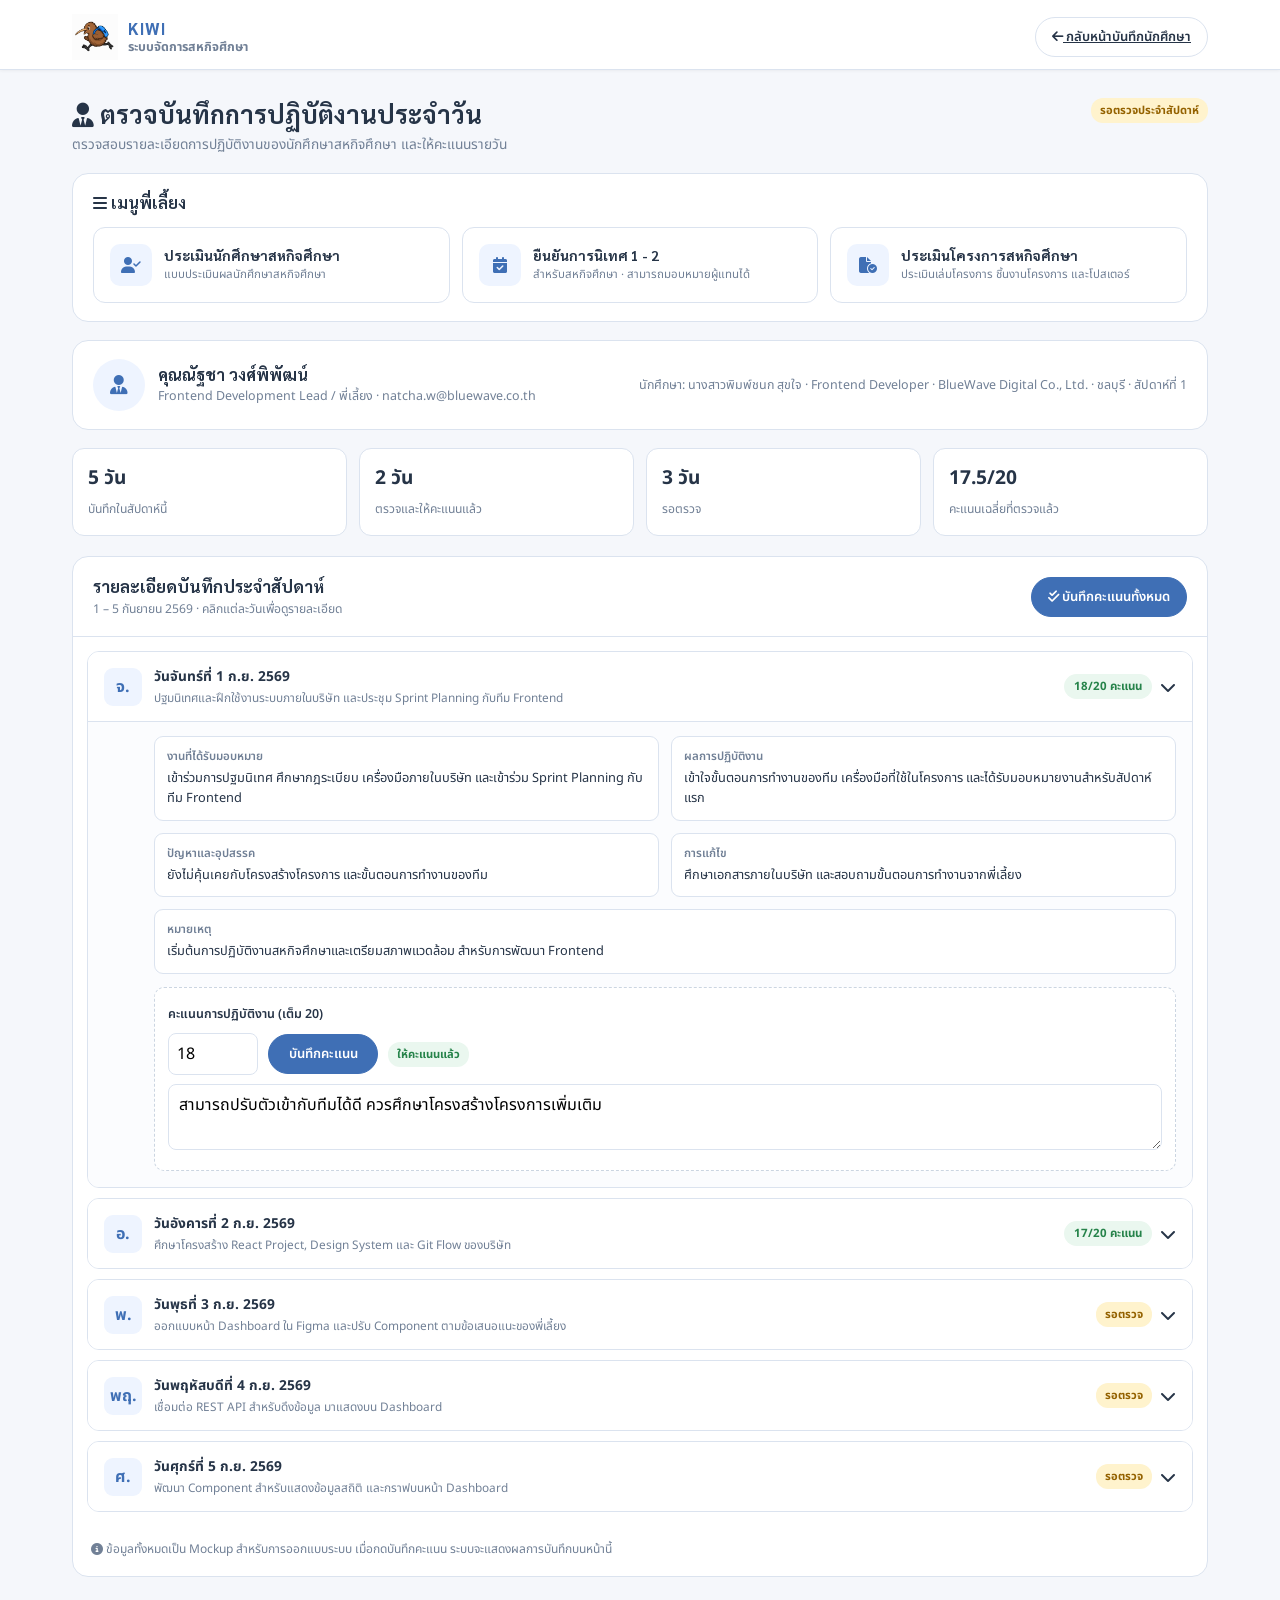
<file: mentor_coop.html>
<!doctype html>
<html lang="th">

<head>
  <meta charset="UTF-8" />
  <meta name="viewport" content="width=device-width, initial-scale=1.0" />
  <title>พี่เลี้ยง | ตรวจบันทึกการปฏิบัติงานสหกิจศึกษา | KIWI</title>
  <link rel="stylesheet" href="style.css" />
  <link
    href="https://fonts.googleapis.com/css2?family=Sarabun:wght@500;600;700&family=Noto+Sans+Thai:wght@400;500;600&display=swap"
    rel="stylesheet" />
  <link rel="stylesheet" href="https://cdnjs.cloudflare.com/ajax/libs/font-awesome/6.4.0/css/all.min.css" />
  <style>
    :root {
      --mentor-primary: #3f6fb5;
      --mentor-light: #eef4ff;
      --mentor-border: #dbe3ef;
      --mentor-text: #263447;
      --mentor-muted: #718096;
    }

    * {
      box-sizing: border-box;
    }

    body {
      margin: 0;
      font-family: "Noto Sans Thai", sans-serif;
      color: var(--mentor-text);
      background: #f5f7fb;
    }

    .navbar {
      background: #fff;
      border-bottom: 1px solid var(--mentor-border);
    }

    .nav-container {
      max-width: 1180px;
      margin: auto;
      padding: 14px 22px;
      display: flex;
      justify-content: space-between;
      align-items: center;
      gap: 16px;
    }

    .brand {
      text-decoration: none;
      color: var(--mentor-text);
      display: flex;
      align-items: center;
      gap: 10px;
    }

    .brand-logo {
      width: 46px;
      height: 46px;
      object-fit: contain;
    }

    .brand-text {
      display: flex;
      flex-direction: column;
      line-height: 1.15;
    }

    .brand-text strong {
      font-family: "Sarabun", sans-serif;
      font-size: 1.05rem;
      color: var(--mentor-primary);
    }

    .brand-text span {
      margin-top: 3px;
      color: var(--mentor-muted);
      font-size: 0.78rem;
      white-space: nowrap;
    }

    .btn {
      border: 1px solid var(--mentor-border);
      background: #fff;
      color: var(--mentor-text);
      border-radius: 20px;
      padding: 9px 16px;
      font-size: 0.82rem;
      font-weight: 600;
      cursor: pointer;
    }

    .btn.primary {
      background: var(--mentor-primary);
      border-color: var(--mentor-primary);
      color: #fff;
    }

    .btn:hover {
      opacity: 0.9;
    }

    .container {
      max-width: 1180px;
      margin: 0 auto;
      padding: 28px 22px 50px;
    }

    .page-head {
      display: flex;
      justify-content: space-between;
      align-items: flex-start;
      gap: 20px;
      flex-wrap: wrap;
      margin-bottom: 18px;
    }

    .page-head h1 {
      font-family: "Sarabun", sans-serif;
      margin: 0 0 4px;
      font-size: 1.55rem;
    }

    .page-head p {
      margin: 0;
      color: var(--mentor-muted);
      font-size: 0.86rem;
    }

    .mentor-card {
      background: #fff;
      border: 1px solid var(--mentor-border);
      border-radius: 16px;
      padding: 18px 20px;
      display: flex;
      justify-content: space-between;
      align-items: center;
      gap: 18px;
      flex-wrap: wrap;
      margin-bottom: 18px;
    }

    .mentor-info {
      display: flex;
      align-items: center;
      gap: 13px;
    }

    .avatar {
      width: 52px;
      height: 52px;
      border-radius: 50%;
      background: var(--mentor-light);
      color: var(--mentor-primary);
      display: flex;
      align-items: center;
      justify-content: center;
      font-size: 1.25rem;
    }

    .mentor-info b {
      display: block;
      font-family: "Sarabun", sans-serif;
      font-size: 1rem;
    }

    .mentor-info span {
      display: block;
      color: var(--mentor-muted);
      font-size: 0.78rem;
      margin-top: 2px;
    }

    .summary {
      display: grid;
      grid-template-columns: repeat(4, 1fr);
      gap: 12px;
      margin-bottom: 20px;
    }

    .summary-box {
      background: #fff;
      border: 1px solid var(--mentor-border);
      border-radius: 12px;
      padding: 15px;
    }

    .summary-box b {
      display: block;
      font-size: 1.2rem;
      margin-bottom: 3px;
    }

    .summary-box span {
      color: var(--mentor-muted);
      font-size: 0.76rem;
    }

    .week-card {
      background: #fff;
      border: 1px solid var(--mentor-border);
      border-radius: 16px;
      overflow: hidden;
    }

    .week-head {
      padding: 18px 20px;
      border-bottom: 1px solid var(--mentor-border);
      display: flex;
      justify-content: space-between;
      gap: 12px;
      align-items: center;
      flex-wrap: wrap;
    }

    .week-head h2 {
      font-family: "Sarabun", sans-serif;
      font-size: 1.05rem;
      margin: 0;
    }

    .week-head p {
      margin: 3px 0 0;
      color: var(--mentor-muted);
      font-size: 0.76rem;
    }

    .day-list {
      padding: 14px;
      display: grid;
      gap: 10px;
    }

    .day-card {
      border: 1px solid var(--mentor-border);
      border-radius: 12px;
      overflow: hidden;
    }

    .day-row {
      padding: 14px 16px;
      display: flex;
      justify-content: space-between;
      align-items: center;
      gap: 12px;
      cursor: pointer;
      background: #fff;
    }

    .day-row:hover {
      background: #fafcff;
    }

    .day-left {
      display: flex;
      align-items: center;
      gap: 12px;
      min-width: 0;
    }

    .day-number {
      width: 38px;
      height: 38px;
      border-radius: 9px;
      background: var(--mentor-light);
      color: var(--mentor-primary);
      display: flex;
      align-items: center;
      justify-content: center;
      font-weight: 700;
      flex-shrink: 0;
    }

    .day-title b {
      display: block;
      font-size: 0.86rem;
    }

    .day-title span {
      display: block;
      color: var(--mentor-muted);
      font-size: 0.74rem;
      margin-top: 2px;
      white-space: nowrap;
      overflow: hidden;
      text-overflow: ellipsis;
      max-width: 650px;
    }

    .day-actions {
      display: flex;
      align-items: center;
      gap: 8px;
      flex-shrink: 0;
    }

    .score-badge {
      border-radius: 14px;
      padding: 4px 10px;
      font-size: 0.72rem;
      font-weight: 700;
      background: #eaf7ef;
      color: #26834a;
    }

    .detail {
      display: none;
      padding: 0 16px 16px 66px;
      border-top: 1px solid var(--mentor-border);
      background: #fbfcfe;
    }

    .day-card.open .detail {
      display: block;
    }

    .detail-grid {
      display: grid;
      grid-template-columns: 1fr 1fr;
      gap: 12px;
      padding-top: 14px;
    }

    .detail-item {
      background: #fff;
      border: 1px solid var(--mentor-border);
      border-radius: 9px;
      padding: 11px 12px;
    }

    .detail-item.full {
      grid-column: 1/-1;
    }

    .detail-item label {
      display: block;
      color: var(--mentor-muted);
      font-size: 0.72rem;
      margin-bottom: 4px;
      font-weight: 600;
    }

    .detail-item p {
      margin: 0;
      font-size: 0.8rem;
      line-height: 1.55;
    }

    .score-area {
      margin-top: 13px;
      padding: 13px;
      border: 1px dashed #cbd5e1;
      border-radius: 10px;
      background: #fff;
    }

    .score-area label {
      font-size: 0.78rem;
      font-weight: 600;
    }

    .score-controls {
      display: flex;
      align-items: center;
      gap: 10px;
      margin-top: 8px;
      flex-wrap: wrap;
    }

    .score-controls input {
      width: 90px;
      padding: 8px;
      border: 1px solid var(--mentor-border);
      border-radius: 8px;
      font: inherit;
    }

    .score-input {
      background: #fff;
    }

    .score-btn {
      min-width: 110px;
    }

    .feedback {
      width: 100%;
      margin-top: 9px;
      padding: 8px 10px;
      border: 1px solid var(--mentor-border);
      border-radius: 8px;
      font: inherit;
      resize: vertical;
      min-height: 60px;
    }

    .note {
      margin-top: 14px;
      color: var(--mentor-muted);
      font-size: 0.75rem;
    }

    .tag {
      display: inline-block;
      border-radius: 12px;
      padding: 4px 9px;
      font-size: 0.7rem;
      font-weight: 700;
    }

    .tag.wait {
      background: #fff3cd;
      color: #946200;
    }

    .tag.done {
      background: #eaf7ef;
      color: #26834a;
    }

    @media (max-width: 800px) {
      .summary {
        grid-template-columns: 1fr 1fr;
      }

      .detail-grid {
        grid-template-columns: 1fr;
      }

      .detail-item.full {
        grid-column: auto;
      }

      .detail {
        padding-left: 16px;
      }

      .day-row {
        align-items: flex-start;
      }

      .day-actions {
        flex-direction: column;
        align-items: flex-end;
      }
    }

    @media (max-width: 520px) {
      .summary {
        grid-template-columns: 1fr;
      }

      .day-title span {
        max-width: 190px;
      }
    }

    /* ===== เพิ่มเฉพาะเมนูและ Popup ===== */
    .mentor-menu {
      background: #fff;
      border: 1px solid var(--mentor-border);
      border-radius: 16px;
      padding: 18px 20px;
      margin-bottom: 18px;
    }

    .mentor-menu h2 {
      font-family: "Sarabun", sans-serif;
      font-size: 1rem;
      margin: 0 0 14px;
    }

    .mentor-menu-grid {
      display: grid;
      grid-template-columns: repeat(3, 1fr);
      gap: 12px;
    }

    .mentor-menu-item {
      width: 100%;
      text-decoration: none;
      color: var(--mentor-text);
      border: 1px solid var(--mentor-border);
      border-radius: 12px;
      padding: 16px;
      background: #fff;
      display: flex;
      align-items: center;
      gap: 12px;
      text-align: left;
      cursor: pointer;
      font: inherit;
    }

    .mentor-menu-item:hover {
      background: var(--mentor-light);
      border-color: var(--mentor-primary);
    }

    .mentor-menu-item:hover .mentor-menu-icon {
      background: var(--mentor-primary);
      color: #fff;
    }

    .mentor-menu-icon {
      width: 42px;
      height: 42px;
      border-radius: 10px;
      background: var(--mentor-light);
      color: var(--mentor-primary);
      display: flex;
      align-items: center;
      justify-content: center;
      flex-shrink: 0;
    }

    .mentor-menu-text b {
      display: block;
      font-family: "Sarabun", sans-serif;
      font-size: 0.88rem;
    }

    .mentor-menu-text span {
      display: block;
      margin-top: 3px;
      color: var(--mentor-muted);
      font-size: 0.72rem;
      line-height: 1.45;
    }

    .modal {
      display: none;
      position: fixed;
      inset: 0;
      z-index: 999;
      background: rgba(15, 23, 42, 0.45);
      padding: 20px;
      overflow: auto;
    }

    .modal.show {
      display: flex;
      align-items: center;
      justify-content: center;
    }

    .modal-box {
      width: min(720px, 100%);
      max-height: 90vh;
      overflow: auto;
      background: #fff;
      border-radius: 16px;
      border: 1px solid var(--mentor-border);
      box-shadow: 0 18px 45px rgba(15, 23, 42, 0.18);
    }

    .modal-head {
      padding: 17px 20px;
      border-bottom: 1px solid var(--mentor-border);
      display: flex;
      align-items: flex-start;
      justify-content: space-between;
      gap: 12px;
    }

    .modal-head h3 {
      margin: 0;
      font-family: "Sarabun", sans-serif;
      font-size: 1.05rem;
    }

    .modal-head p {
      margin: 3px 0 0;
      color: var(--mentor-muted);
      font-size: 0.75rem;
    }

    .modal-close {
      border: 0;
      background: transparent;
      font-size: 1.2rem;
      color: var(--mentor-muted);
      cursor: pointer;
    }

    .modal-body {
      padding: 20px;
    }

    .form-grid {
      display: grid;
      grid-template-columns: 1fr 1fr;
      gap: 12px;
    }

    .form-group {
      display: flex;
      flex-direction: column;
      gap: 6px;
    }

    .form-group.full {
      grid-column: 1/-1;
    }

    .form-group label {
      font-size: 0.76rem;
      font-weight: 600;
    }

    .form-group input,
    .form-group select,
    .form-group textarea {
      width: 100%;
      border: 1px solid var(--mentor-border);
      border-radius: 9px;
      padding: 9px 10px;
      font: inherit;
      color: var(--mentor-text);
      background: #fff;
    }

    .form-group textarea {
      min-height: 80px;
      resize: vertical;
    }

    .readonly-box {
      background: #f8fafc;
      border: 1px solid var(--mentor-border);
      border-radius: 10px;
      padding: 12px;
      font-size: 0.78rem;
      line-height: 1.6;
    }

    .choice-row {
      display: flex;
      gap: 10px;
      flex-wrap: wrap;
      margin-top: 4px;
    }

    .choice-card {
      flex: 1;
      min-width: 210px;
      border: 1px solid var(--mentor-border);
      border-radius: 10px;
      padding: 11px 12px;
      font-size: 0.78rem;
      cursor: pointer;
    }

    .choice-card input {
      margin-right: 6px;
    }

    .delegate-area {
      display: none;
      margin-top: 12px;
      padding: 12px;
      border: 1px dashed #cbd5e1;
      border-radius: 10px;
      background: #fbfcfe;
    }

    .delegate-area.show {
      display: block;
    }

    .project-eval-grid {
      display: grid;
      gap: 10px;
    }

    .project-eval-item {
      border: 1px solid var(--mentor-border);
      border-radius: 10px;
      padding: 12px;
    }

    .project-eval-item b {
      display: block;
      font-size: 0.8rem;
      margin-bottom: 8px;
    }

    .score-options {
      display: flex;
      gap: 14px;
      flex-wrap: wrap;
      font-size: 0.76rem;
    }

    .modal-actions {
      padding: 15px 20px;
      border-top: 1px solid var(--mentor-border);
      display: flex;
      justify-content: flex-end;
      gap: 8px;
      flex-wrap: wrap;
    }

    @media (max-width: 800px) {
      .mentor-menu-grid {
        grid-template-columns: 1fr;
      }

      .form-grid {
        grid-template-columns: 1fr;
      }

      .form-group.full {
        grid-column: auto;
      }
    }

    @media (max-width: 520px) {
      .nav-container {
        padding: 10px 14px;
      }

      .brand-logo {
        width: 40px;
        height: 40px;
      }

      .brand-text strong {
        font-size: 0.95rem;
      }

      .brand-text span {
        font-size: 0.68rem;
      }

      .nav-container > .btn {
        padding: 8px 10px;
        font-size: 0;
      }

      .nav-container > .btn i {
        font-size: 0.85rem;
      }
    }
  </style>
</head>

<body>
  <header class="navbar">
    <div class="nav-container">
      <a href="index.html" class="brand">
        <img src="images/logo_kiwi.png" alt="KIWI Logo" class="brand-logo" />
        <div class="brand-text">
          <strong>KIWI</strong>
          <span>ระบบจัดการสหกิจศึกษา</span>
        </div>
      </a>
      <a href="student_coop.html" class="btn"><i class="fa-solid fa-arrow-left"></i> กลับหน้าบันทึกนักศึกษา</a>
    </div>
  </header>

  <main class="container">
    <div class="page-head">
      <div>
        <h1><i class="fa-solid fa-user-tie"></i> ตรวจบันทึกการปฏิบัติงานประจำวัน</h1>
        <p>ตรวจสอบรายละเอียดการปฏิบัติงานของนักศึกษาสหกิจศึกษา และให้คะแนนรายวัน</p>
      </div>
      <span class="tag wait" id="weekStatus">รอตรวจประจำสัปดาห์</span>
    </div>

    <!-- ===== เพิ่มเฉพาะเมนูพี่เลี้ยง ===== -->
    <section class="mentor-menu">
      <h2><i class="fa-solid fa-bars"></i> เมนูพี่เลี้ยง</h2>
      <div class="mentor-menu-grid">
        <a href="student_coop_evaluation.html" class="mentor-menu-item">
          <div class="mentor-menu-icon">
            <i class="fa-solid fa-user-check"></i>
          </div>
          <div class="mentor-menu-text">
            <b>ประเมินนักศึกษาสหกิจศึกษา</b>
            <span>แบบประเมินผลนักศึกษาสหกิจศึกษา</span>
          </div>
        </a>

        <button type="button" class="mentor-menu-item" id="openSupervisionModal">
          <div class="mentor-menu-icon">
            <i class="fa-solid fa-calendar-check"></i>
          </div>
          <div class="mentor-menu-text">
            <b>ยืนยันการนิเทศ 1 - 2</b>
            <span>สำหรับสหกิจศึกษา · สามารถมอบหมายผู้แทนได้</span>
          </div>
        </button>

        <button type="button" class="mentor-menu-item" id="openProjectModal">
          <div class="mentor-menu-icon">
            <i class="fa-solid fa-file-circle-check"></i>
          </div>
          <div class="mentor-menu-text">
            <b>ประเมินโครงการสหกิจศึกษา</b>
            <span>ประเมินเล่มโครงการ ชิ้นงานโครงการ และโปสเตอร์</span>
          </div>
        </button>
      </div>
    </section>

    <section class="mentor-card">
      <div class="mentor-info">
        <div class="avatar">
          <i class="fa-solid fa-user-tie"></i>
        </div>

        <div>
          <b>คุณณัฐชา วงศ์พิพัฒน์</b>

          <span>
            Frontend Development Lead / พี่เลี้ยง · natcha.w@bluewave.co.th
          </span>
        </div>
      </div>

      <div style="font-size: 0.78rem; color: var(--mentor-muted)">
        นักศึกษา: นางสาวพิมพ์ชนก สุขใจ · Frontend Developer · BlueWave Digital Co., Ltd. · ชลบุรี · สัปดาห์ที่ 1
      </div>
    </section>

    <div class="summary">
      <div class="summary-box">
        <b id="totalDays">5 วัน</b><span>บันทึกในสัปดาห์นี้</span>
      </div>
      <div class="summary-box">
        <b id="checkedDays">2 วัน</b><span>ตรวจและให้คะแนนแล้ว</span>
      </div>
      <div class="summary-box">
        <b id="pendingDays">3 วัน</b><span>รอตรวจ</span>
      </div>
      <div class="summary-box">
        <b id="averageScore">17.5/20</b><span>คะแนนเฉลี่ยที่ตรวจแล้ว</span>
      </div>
    </div>

    <section class="week-card">
      <div class="week-head">
        <div>
          <h2>รายละเอียดบันทึกประจำสัปดาห์</h2>
          <p>1 – 5 กันยายน 2569 · คลิกแต่ละวันเพื่อดูรายละเอียด</p>
        </div>
        <button class="btn primary" id="btnScoreAll">
          <i class="fa-solid fa-check-double"></i> บันทึกคะแนนทั้งหมด
        </button>
      </div>

      <div class="day-list">
        <article class="day-card open" data-day="1" data-scored="true">

          <div class="day-row">

            <div class="day-left">

              <div class="day-number">
                จ.
              </div>

              <div class="day-title">

                <b>วันจันทร์ที่ 1 ก.ย. 2569</b>

                <span>
                  ปฐมนิเทศและฝึกใช้งานระบบภายในบริษัท
                  และประชุม Sprint Planning กับทีม Frontend
                </span>

              </div>

            </div>

            <div class="day-actions">
              <span class="score-badge">
                18/20 คะแนน
              </span>

              <i class="fa-solid fa-chevron-down"></i>
            </div>

          </div>


          <div class="detail">

            <div class="detail-grid">

              <div class="detail-item">
                <label>งานที่ได้รับมอบหมาย</label>

                <p>
                  เข้าร่วมการปฐมนิเทศ ศึกษากฎระเบียบ
                  เครื่องมือภายในบริษัท และเข้าร่วม
                  Sprint Planning กับทีม Frontend
                </p>
              </div>


              <div class="detail-item">
                <label>ผลการปฏิบัติงาน</label>

                <p>
                  เข้าใจขั้นตอนการทำงานของทีม
                  เครื่องมือที่ใช้ในโครงการ
                  และได้รับมอบหมายงานสำหรับสัปดาห์แรก
                </p>
              </div>


              <div class="detail-item">
                <label>ปัญหาและอุปสรรค</label>

                <p>
                  ยังไม่คุ้นเคยกับโครงสร้างโครงการ
                  และขั้นตอนการทำงานของทีม
                </p>
              </div>


              <div class="detail-item">
                <label>การแก้ไข</label>

                <p>
                  ศึกษาเอกสารภายในบริษัท
                  และสอบถามขั้นตอนการทำงานจากพี่เลี้ยง
                </p>
              </div>


              <div class="detail-item full">
                <label>หมายเหตุ</label>

                <p>
                  เริ่มต้นการปฏิบัติงานสหกิจศึกษาและเตรียมสภาพแวดล้อม
                  สำหรับการพัฒนา Frontend
                </p>
              </div>

            </div>


            <div class="score-area">

              <label>
                คะแนนการปฏิบัติงาน (เต็ม 20)
              </label>

              <div class="score-controls">

                <input class="score-input" type="number" min="0" max="20" value="18">

                <button class="btn primary score-btn">
                  บันทึกคะแนน
                </button>

                <span class="tag done">
                  ให้คะแนนแล้ว
                </span>

              </div>

              <textarea class="feedback"
                placeholder="ข้อเสนอแนะจากพี่เลี้ยง">สามารถปรับตัวเข้ากับทีมได้ดี ควรศึกษาโครงสร้างโครงการเพิ่มเติม</textarea>

            </div>

          </div>

        </article>

        <article class="day-card" data-day="2" data-scored="true">

          <div class="day-row">

            <div class="day-left">

              <div class="day-number">
                อ.
              </div>

              <div class="day-title">

                <b>วันอังคารที่ 2 ก.ย. 2569</b>

                <span>
                  ศึกษาโครงสร้าง React Project,
                  Design System และ Git Flow ของบริษัท
                </span>

              </div>

            </div>

            <div class="day-actions">

              <span class="score-badge">
                17/20 คะแนน
              </span>

              <i class="fa-solid fa-chevron-down"></i>

            </div>

          </div>


          <div class="detail">

            <div class="detail-grid">

              <div class="detail-item">
                <label>งานที่ได้รับมอบหมาย</label>

                <p>
                  ศึกษาโครงสร้าง React Project,
                  Component, Design System
                  และขั้นตอน Git Flow ของทีม
                </p>
              </div>


              <div class="detail-item">
                <label>ผลการปฏิบัติงาน</label>

                <p>
                  สามารถติดตั้งโครงการบนเครื่อง
                  และทดลองสร้าง Component
                  ตาม Design System ของบริษัทได้
                </p>
              </div>


              <div class="detail-item">
                <label>ปัญหาและอุปสรรค</label>

                <p>
                  ยังไม่เข้าใจการแบ่ง Component
                  และรูปแบบการตั้งชื่อบางส่วนของโครงการ
                </p>
              </div>


              <div class="detail-item">
                <label>การแก้ไข</label>

                <p>
                  ศึกษา Source Code เดิม
                  และสอบถามแนวทางจากพี่เลี้ยง
                </p>
              </div>


              <div class="detail-item full">
                <label>หมายเหตุ</label>

                <p>
                  ทดลอง Commit และสร้าง Branch
                  ตาม Git Flow ของทีม
                </p>
              </div>

            </div>


            <div class="score-area">

              <label>
                คะแนนการปฏิบัติงาน (เต็ม 20)
              </label>

              <div class="score-controls">

                <input class="score-input" type="number" min="0" max="20" value="17">

                <button class="btn primary score-btn">
                  บันทึกคะแนน
                </button>

                <span class="tag done">
                  ให้คะแนนแล้ว
                </span>

              </div>

              <textarea class="feedback"
                placeholder="ข้อเสนอแนะจากพี่เลี้ยง">เรียนรู้ได้รวดเร็ว ควรฝึกใช้งาน Git และศึกษา Component เดิมเพิ่มเติม</textarea>

            </div>

          </div>

        </article>

        <article class="day-card" data-day="3" data-scored="false">

          <div class="day-row">

            <div class="day-left">

              <div class="day-number">
                พ.
              </div>

              <div class="day-title">

                <b>วันพุธที่ 3 ก.ย. 2569</b>

                <span>
                  ออกแบบหน้า Dashboard ใน Figma
                  และปรับ Component ตามข้อเสนอแนะของพี่เลี้ยง
                </span>

              </div>

            </div>

            <div class="day-actions">

              <span class="tag wait">
                รอตรวจ
              </span>

              <i class="fa-solid fa-chevron-down"></i>

            </div>

          </div>


          <div class="detail">

            <div class="detail-grid">

              <div class="detail-item">

                <label>
                  งานที่ได้รับมอบหมาย
                </label>

                <p>
                  ออกแบบหน้า Dashboard
                  สำหรับแสดงข้อมูลการทำงานใน Figma
                </p>

              </div>


              <div class="detail-item">

                <label>
                  ผลการปฏิบัติงาน
                </label>

                <p>
                  ออกแบบ Layout, Navigation,
                  Summary Card และ Component
                  สำหรับแสดงข้อมูลเบื้องต้น
                </p>

              </div>


              <div class="detail-item">

                <label>
                  ปัญหาและอุปสรรค
                </label>

                <p>
                  การจัดวางข้อมูลในหน้าจอขนาดเล็ก
                  ยังไม่เหมาะสม
                </p>

              </div>


              <div class="detail-item">

                <label>
                  การแก้ไข
                </label>

                <p>
                  ปรับ Layout ตามคำแนะนำของพี่เลี้ยง
                  และออกแบบ Responsive Layout เพิ่มเติม
                </p>

              </div>


              <div class="detail-item full">

                <label>
                  หมายเหตุ
                </label>

                <p>
                  ส่ง Prototype ให้พี่เลี้ยง
                  ตรวจสอบก่อนเริ่มพัฒนา
                </p>

              </div>

            </div>


            <div class="score-area">

              <label>
                คะแนนการปฏิบัติงาน (เต็ม 20)
              </label>

              <div class="score-controls">

                <input class="score-input" type="number" min="0" max="20" placeholder="0-20">

                <button class="btn primary score-btn">
                  บันทึกคะแนน
                </button>

                <span class="tag wait">
                  ยังไม่ได้ให้คะแนน
                </span>

              </div>

              <textarea class="feedback" placeholder="ข้อเสนอแนะจากพี่เลี้ยง"></textarea>

            </div>

          </div>

        </article>

        <article class="day-card" data-day="4" data-scored="false">

          <div class="day-row">

            <div class="day-left">

              <div class="day-number">
                พฤ.
              </div>

              <div class="day-title">

                <b>วันพฤหัสบดีที่ 4 ก.ย. 2569</b>

                <span>
                  เชื่อมต่อ REST API สำหรับดึงข้อมูล
                  มาแสดงบน Dashboard
                </span>

              </div>

            </div>

            <div class="day-actions">

              <span class="tag wait">
                รอตรวจ
              </span>

              <i class="fa-solid fa-chevron-down"></i>

            </div>

          </div>


          <div class="detail">

            <div class="detail-grid">

              <div class="detail-item">
                <label>งานที่ได้รับมอบหมาย</label>

                <p>
                  เชื่อมต่อ REST API
                  เพื่อดึงข้อมูลจาก Backend
                  มาแสดงบนหน้า Dashboard
                </p>
              </div>


              <div class="detail-item">
                <label>ผลการปฏิบัติงาน</label>

                <p>
                  สามารถดึงข้อมูลจาก API
                  และนำมาแสดงใน Component ได้สำเร็จ
                </p>
              </div>


              <div class="detail-item">
                <label>ปัญหาและอุปสรรค</label>

                <p>
                  รูปแบบข้อมูลจาก API บางส่วน
                  ไม่ตรงกับโครงสร้าง Component
                </p>
              </div>


              <div class="detail-item">
                <label>การแก้ไข</label>

                <p>
                  ปรับการ Mapping ข้อมูล
                  และเพิ่มเงื่อนไขตรวจสอบค่า
                  ก่อนนำมาแสดงผล
                </p>
              </div>


              <div class="detail-item full">
                <label>หมายเหตุ</label>

                <p>
                  ทดสอบการแสดงผลด้วยข้อมูล Mockup
                  และข้อมูลจาก API
                </p>
              </div>

            </div>


            <div class="score-area">

              <label>
                คะแนนการปฏิบัติงาน (เต็ม 20)
              </label>

              <div class="score-controls">

                <input class="score-input" type="number" min="0" max="20" placeholder="0-20">

                <button class="btn primary score-btn">
                  บันทึกคะแนน
                </button>

                <span class="tag wait">
                  ยังไม่ได้ให้คะแนน
                </span>

              </div>

              <textarea class="feedback" placeholder="ข้อเสนอแนะจากพี่เลี้ยง"></textarea>

            </div>

          </div>

        </article>

        <article class="day-card" data-day="5" data-scored="false">

          <div class="day-row">

            <div class="day-left">

              <div class="day-number">
                ศ.
              </div>

              <div class="day-title">

                <b>วันศุกร์ที่ 5 ก.ย. 2569</b>

                <span>
                  พัฒนา Component สำหรับแสดงข้อมูลสถิติ
                  และกราฟบนหน้า Dashboard
                </span>

              </div>

            </div>

            <div class="day-actions">

              <span class="tag wait">
                รอตรวจ
              </span>

              <i class="fa-solid fa-chevron-down"></i>

            </div>

          </div>


          <div class="detail">

            <div class="detail-grid">

              <div class="detail-item">
                <label>งานที่ได้รับมอบหมาย</label>

                <p>
                  พัฒนา Summary Card
                  และ Component สำหรับแสดงกราฟ
                  บนหน้า Dashboard
                </p>
              </div>


              <div class="detail-item">
                <label>ผลการปฏิบัติงาน</label>

                <p>
                  สามารถสร้าง Component
                  และแสดงข้อมูลสถิติจาก API
                  ได้ตามแบบที่ออกแบบไว้
                </p>
              </div>


              <div class="detail-item">
                <label>ปัญหาและอุปสรรค</label>

                <p>
                  การแสดงกราฟในหน้าจอขนาดเล็ก
                  มีบางส่วนเกินพื้นที่
                </p>
              </div>


              <div class="detail-item">
                <label>การแก้ไข</label>

                <p>
                  ปรับขนาด Component
                  และเพิ่ม Responsive CSS
                  สำหรับหน้าจอแต่ละขนาด
                </p>
              </div>


              <div class="detail-item full">
                <label>หมายเหตุ</label>

                <p>
                  เตรียมงานสำหรับทดสอบ
                  Responsive Design ในวันถัดไป
                </p>
              </div>

            </div>


            <div class="score-area">

              <label>
                คะแนนการปฏิบัติงาน (เต็ม 20)
              </label>

              <div class="score-controls">

                <input class="score-input" type="number" min="0" max="20" placeholder="0-20">

                <button class="btn primary score-btn">
                  บันทึกคะแนน
                </button>

                <span class="tag wait">
                  ยังไม่ได้ให้คะแนน
                </span>

              </div>

              <textarea class="feedback" placeholder="ข้อเสนอแนะจากพี่เลี้ยง"></textarea>

            </div>

          </div>

        </article>
      </div>
      <div style="padding: 0 18px 18px">
        <p class="note">
          <i class="fa-solid fa-circle-info"></i> ข้อมูลทั้งหมดเป็น Mockup
          สำหรับการออกแบบระบบ เมื่อกดบันทึกคะแนน
          ระบบจะแสดงผลการบันทึกบนหน้านี้
        </p>
      </div>
    </section>
  </main>

  <!-- ===== Popup ยืนยันการนิเทศ 1 - 2 ===== -->
  <div class="modal" id="supervisionModal">
    <div class="modal-box">
      <div class="modal-head">
        <div>
          <h3>
            <i class="fa-solid fa-calendar-check"></i> ยืนยันการนิเทศ 1 - 2
          </h3>
          <p>สำหรับนักศึกษาสหกิจศึกษา · ข้อมูล Mockup</p>
        </div>
        <button class="modal-close" type="button" data-close="supervisionModal">
          <i class="fa-solid fa-xmark"></i>
        </button>
      </div>

      <div class="modal-body">
        <div class="readonly-box">
          <b>นักศึกษา:</b>
          นางสาวพิมพ์ชนก สุขใจ · รหัส 6702458196
          <br>

          <b>สาขา:</b>
          วิศวกรรมสารสนเทศและเครือข่าย
          <br>

          <b>สถานประกอบการ:</b>
          BlueWave Digital Co., Ltd.
        </div>

        <div class="form-grid" style="margin-top: 14px">
          <div class="form-group">
            <label>ครั้งที่นิเทศ</label>
            <select id="supervisionRound">
              <option value="1">นิเทศครั้งที่ 1</option>
              <option value="2">นิเทศครั้งที่ 2</option>
            </select>
          </div>

          <div class="form-group">
            <label>วันนัดหมายนิเทศ</label>
            <input type="date" value="2026-10-20" />
          </div>

          <div class="form-group">
            <label>เวลา</label>
            <input type="time" value="10:00" />
          </div>

          <div class="form-group">
            <label>รูปแบบการนิเทศ</label>
            <select>
              <option>ณ สถานประกอบการ</option>
              <option>ออนไลน์</option>
            </select>
          </div>

          <div class="form-group full">
            <label>ผู้เข้าร่วมการนิเทศ</label>
            <div class="choice-row">
              <label class="choice-card">
                <input type="radio" name="supervisionPerson" value="self" checked />
                ยืนยันเข้าร่วมด้วยตนเอง
              </label>
              <label class="choice-card">
                <input type="radio" name="supervisionPerson" value="delegate" />
                มอบหมายผู้แทนเข้าร่วมแทน
              </label>
            </div>

            <div class="delegate-area" id="delegateArea">

              <div class="form-grid">

                <div class="form-group">
                  <label>ชื่อ – สกุล ผู้แทน</label>

                  <input type="text" id="delegateName" value="คุณภาคิน รัตนชัย">
                </div>


                <div class="form-group">
                  <label>ตำแหน่ง</label>

                  <input type="text" value="Senior Frontend Developer">
                </div>


                <div class="form-group">
                  <label>เบอร์โทรศัพท์</label>

                  <input type="text" value="086-418-7253">
                </div>


                <div class="form-group">
                  <label>อีเมล</label>

                  <input type="email" value="phakin.r@bluewave.co.th">
                </div>

              </div>

            </div>
          </div>

          <div class="form-group full">
            <label>หมายเหตุ</label>
            <textarea>สามารถเข้าร่วมการนิเทศตามวันและเวลาที่กำหนด</textarea>
          </div>
        </div>
      </div>

      <div class="modal-actions">
        <button class="btn" type="button" data-close="supervisionModal">
          ยกเลิก
        </button>
        <button class="btn primary" type="button" id="saveSupervision">
          <i class="fa-solid fa-check"></i> ยืนยันข้อมูล
        </button>
      </div>
    </div>
  </div>

  <!-- ===== Popup ประเมินโครงการสหกิจศึกษา ===== -->
  <div class="modal" id="projectModal">
    <div class="modal-box">
      <div class="modal-head">
        <div>
          <h3>
            <i class="fa-solid fa-file-circle-check"></i>
            ประเมินโครงการสหกิจศึกษา
          </h3>
          <p>ประเมินเล่มโครงการ ชิ้นงานโครงการ และโปสเตอร์ · ข้อมูล Mockup</p>
        </div>
        <button class="modal-close" type="button" data-close="projectModal">
          <i class="fa-solid fa-xmark"></i>
        </button>
      </div>

      <div class="modal-body">
        <div class="readonly-box">
          <b>นักศึกษา:</b> นางสาวพิมพ์ชนก สุขใจ · รหัส 6702458196<br />
          <b>ชื่อโครงการ:</b> ระบบแดชบอร์ดสำหรับติดตามและแสดงผลข้อมูลการปฏิบัติงาน<br />
          <b>สถานประกอบการ:</b> BlueWave Digital Co., Ltd.
        </div>

        <div class="project-eval-grid" style="margin-top: 14px">
          <div class="project-eval-item">
            <b>1. เล่มโครงการ</b>
            <div class="score-options">
              <label><input type="radio" name="projectBook" value="4" checked />
                ดีมาก (4)</label>
              <label><input type="radio" name="projectBook" value="3" /> ดี
                (3)</label>
              <label><input type="radio" name="projectBook" value="2" /> พอใช้
                (2)</label>
              <label><input type="radio" name="projectBook" value="1" />
                ต้องปรับปรุง (1)</label>
            </div>
          </div>

          <div class="project-eval-item">
            <b>2. ชิ้นงานโครงการ</b>
            <div class="score-options">
              <label><input type="radio" name="projectWork" value="4" /> ดีมาก
                (4)</label>
              <label><input type="radio" name="projectWork" value="3" checked />
                ดี (3)</label>
              <label><input type="radio" name="projectWork" value="2" /> พอใช้
                (2)</label>
              <label><input type="radio" name="projectWork" value="1" />
                ต้องปรับปรุง (1)</label>
            </div>
          </div>

          <div class="project-eval-item">
            <b>3. โปสเตอร์โครงการ</b>
            <div class="score-options">
              <label><input type="radio" name="projectPoster" value="4" checked />
                ดีมาก (4)</label>
              <label><input type="radio" name="projectPoster" value="3" /> ดี
                (3)</label>
              <label><input type="radio" name="projectPoster" value="2" /> พอใช้
                (2)</label>
              <label><input type="radio" name="projectPoster" value="1" />
                ต้องปรับปรุง (1)</label>
            </div>
          </div>
        </div>

        <div class="form-grid" style="margin-top: 14px">
          <div class="form-group full">
            <label>ข้อเสนอแนะเพิ่มเติม</label>
<textarea id="projectComment">โครงการมีการออกแบบส่วนติดต่อผู้ใช้ที่เป็นระบบ Dashboard ได้เหมาะสม สามารถแสดงข้อมูลจากระบบได้ชัดเจนและใช้งานได้จริง ควรปรับปรุงการแสดงผลบนอุปกรณ์ขนาดเล็กและจัดทำเอกสารอธิบาย Component เพิ่มเติม</textarea>
          </div>
        </div>
      </div>

      <div class="modal-actions">
        <button class="btn" type="button" data-close="projectModal">
          ยกเลิก
        </button>
        <button class="btn primary" type="button" id="saveProjectEvaluation">
          <i class="fa-solid fa-floppy-disk"></i> บันทึกการประเมิน
        </button>
      </div>
    </div>
  </div>

  <script>
    document.querySelectorAll(".day-row").forEach((row) => {
      row.addEventListener("click", () =>
        row.closest(".day-card").classList.toggle("open"),
      );
    });

    function refreshSummary() {
      const cards = [...document.querySelectorAll(".day-card")];
      const scored = cards.filter((c) => c.dataset.scored === "true");
      const scores = scored.map((c) =>
        Number(c.querySelector(".score-input")?.value || 0),
      );
      document.getElementById("totalDays").textContent =
        cards.length + " วัน";
      document.getElementById("checkedDays").textContent =
        scored.length + " วัน";
      document.getElementById("pendingDays").textContent =
        cards.length - scored.length + " วัน";
      if (scores.length) {
        const avg = scores.reduce((a, b) => a + b, 0) / scores.length;
        document.getElementById("averageScore").textContent =
          avg.toFixed(1) + "/20";
      } else document.getElementById("averageScore").textContent = "0/20";
      document.getElementById("weekStatus").textContent =
        scored.length === cards.length ? "ตรวจครบแล้ว" : "รอตรวจประจำสัปดาห์";
      document.getElementById("weekStatus").className =
        "tag " + (scored.length === cards.length ? "done" : "wait");
    }

    document.querySelectorAll(".score-btn").forEach((btn) => {
      btn.addEventListener("click", (e) => {
        e.stopPropagation();
        const card = btn.closest(".day-card");
        const input = card.querySelector(".score-input");
        const value = Number(input.value);
        if (!input.value || value < 0 || value > 20) {
          alert("กรุณากรอกคะแนนระหว่าง 0 - 20 คะแนน");
          return;
        }
        card.dataset.scored = "true";
        const actions = card.querySelector(".day-actions");
        actions.innerHTML =
          '<span class="score-badge">' +
          value +
          '/20 คะแนน</span><i class="fa-solid fa-chevron-down"></i>';
        const scoreArea = card.querySelector(".score-area");
        const status = scoreArea.querySelector(".tag");
        status.textContent = "ให้คะแนนแล้ว";
        status.className = "tag done";
        alert("บันทึกคะแนนเรียบร้อยแล้ว (Mockup)");
        refreshSummary();
      });
    });

    document.getElementById("btnScoreAll").addEventListener("click", () => {
      const pending = [...document.querySelectorAll(".day-card")].filter(
        (c) => c.dataset.scored !== "true",
      );
      if (!pending.length) {
        alert("บันทึกคะแนนครบทั้ง 5 วันแล้ว (Mockup)");
        return;
      }
      alert(
        "กรุณาเปิดแต่ละวันและกรอกคะแนน จากนั้นกด “บันทึกคะแนน” ในวันนั้น",
      );
    });
    refreshSummary();

    // ===== เพิ่มเฉพาะ JavaScript สำหรับ Popup =====
    function openModal(id) {
      document.getElementById(id).classList.add("show");
      document.body.style.overflow = "hidden";
    }

    function closeModal(id) {
      document.getElementById(id).classList.remove("show");
      document.body.style.overflow = "";
    }

    document
      .getElementById("openSupervisionModal")
      .addEventListener("click", () => openModal("supervisionModal"));
    document
      .getElementById("openProjectModal")
      .addEventListener("click", () => openModal("projectModal"));

    document.querySelectorAll("[data-close]").forEach((btn) => {
      btn.addEventListener("click", () => closeModal(btn.dataset.close));
    });

    document.querySelectorAll(".modal").forEach((modal) => {
      modal.addEventListener("click", (e) => {
        if (e.target === modal) closeModal(modal.id);
      });
    });

    document
      .querySelectorAll('input[name="supervisionPerson"]')
      .forEach((radio) => {
        radio.addEventListener("change", () => {
          document
            .getElementById("delegateArea")
            .classList.toggle(
              "show",
              radio.value === "delegate" && radio.checked,
            );
        });
      });

    document
      .getElementById("saveSupervision")
      .addEventListener("click", () => {
        const type = document.querySelector(
          'input[name="supervisionPerson"]:checked',
        ).value;
        if (
          type === "delegate" &&
          !document.getElementById("delegateName").value.trim()
        ) {
          alert("กรุณากรอกชื่อผู้แทน");
          return;
        }
        alert(
          type === "delegate"
            ? "บันทึกการยืนยันและมอบหมายผู้แทนเรียบร้อยแล้ว (Mockup)"
            : "บันทึกการยืนยันการนิเทศเรียบร้อยแล้ว (Mockup)",
        );
        closeModal("supervisionModal");
      });

    document
      .getElementById("saveProjectEvaluation")
      .addEventListener("click", () => {
        const book = Number(
          document.querySelector('input[name="projectBook"]:checked').value,
        );
        const work = Number(
          document.querySelector('input[name="projectWork"]:checked').value,
        );
        const poster = Number(
          document.querySelector('input[name="projectPoster"]:checked').value,
        );
        const total = book + work + poster;
        alert(
          "บันทึกการประเมินโครงการเรียบร้อยแล้ว (Mockup)\nคะแนนรวม: " +
          total +
          " / 12",
        );
        closeModal("projectModal");
      });
  </script>
</body>

</html>
</file>
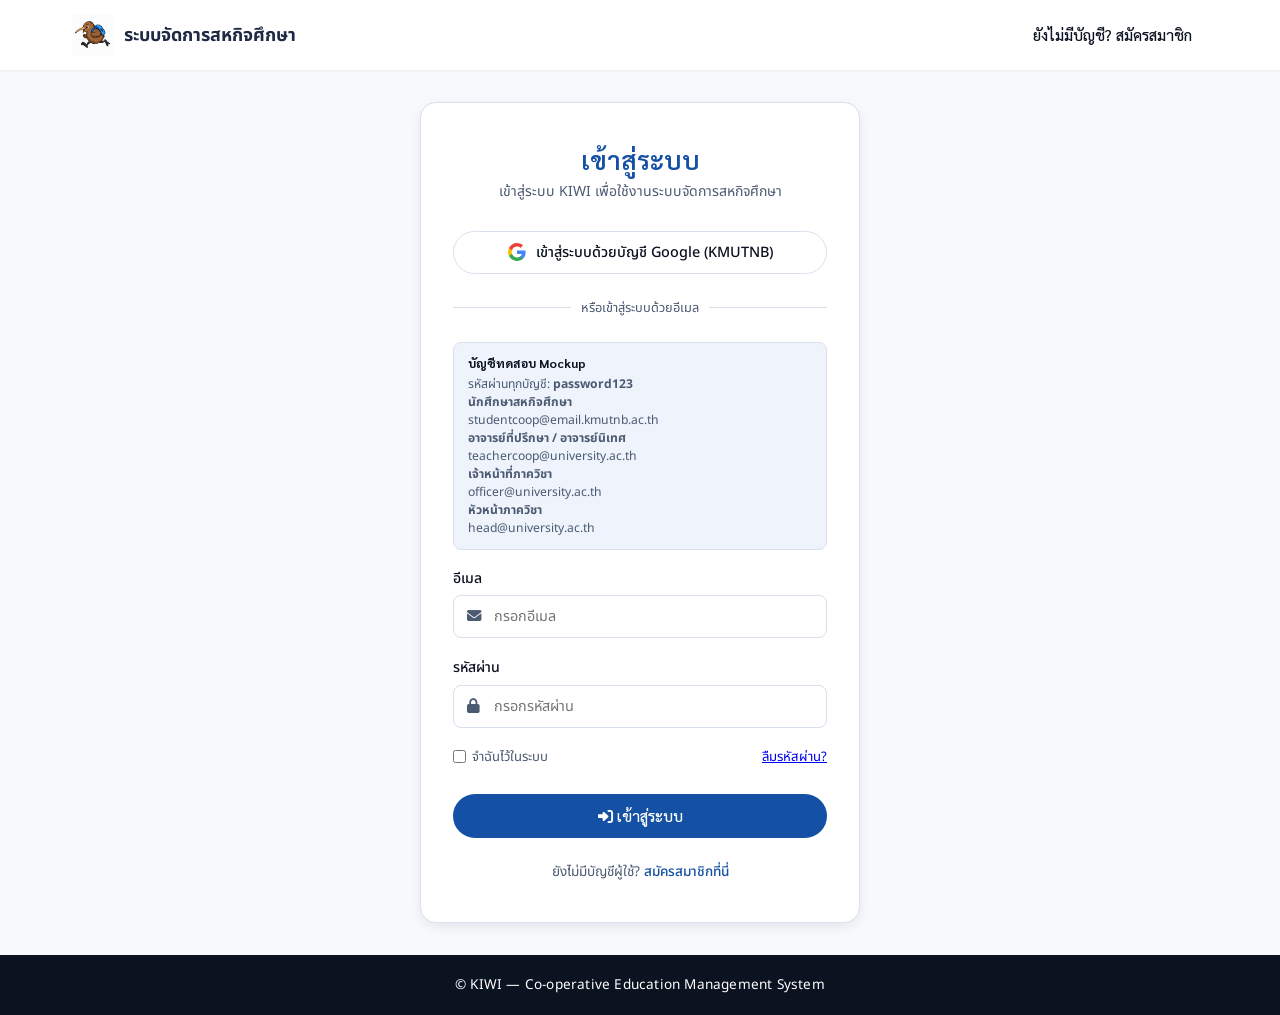
<file: officer.html>
<!doctype html>
<html lang="th">
<head>
  <meta charset="UTF-8" />
  <meta name="viewport" content="width=device-width, initial-scale=1.0" />

  <title>แดชบอร์ดเจ้าหน้าที่ภาควิชา | KIWI</title>

  <link rel="stylesheet" href="style.css" />
  <link rel="stylesheet" href="css/officer.css" />

  <link
    href="https://fonts.googleapis.com/css2?family=Sarabun:wght@500;600;700&family=Noto+Sans+Thai:wght@400;500;600;700&display=swap"
    rel="stylesheet"
  />
  <link
    rel="stylesheet"
    href="https://cdnjs.cloudflare.com/ajax/libs/font-awesome/6.4.0/css/all.min.css"
  />

  <!-- READABILITY FONT BOOST: scoped to this dashboard only -->
  <style>
    @media (min-width: 981px) {
      body { font-size: 16px; }

      .of-brand strong { font-size: 21px; }
      .of-brand span { font-size: 14px; }
      .of-user-meta > span { font-size: 13px; }
      .of-user-meta strong { font-size: 15px; }

      .of-sidebar-heading { font-size: 13px; }
      .of-sidebar-item > span:nth-child(2) { font-size: 14.5px; }
      .of-sidebar-badge { font-size: 11.5px; }
      .of-sidebar-help strong { font-size: 13px; }
      .of-sidebar-help span { font-size: 11.5px; }

      .of-page-heading h1 { font-size: clamp(29px, 3vw, 36px); }
      .of-page-heading p { font-size: 15px; }
      .of-eyebrow { font-size: 12px !important; }

      .of-btn { font-size: 14px; }
      .of-btn-sm { font-size: 12.5px; }
      .of-card-header h2 { font-size: 21px; }
      .of-card-header p { font-size: 14px; }

      .of-stat-card span { font-size: 12.5px; }
      .of-stat-card strong { font-size: 25px; }
      .of-stat-card small { font-size: 11px; }

      .of-tab { font-size: 14px; }
      .of-field label { font-size: 13.5px; }
      .of-field input,
      .of-field select,
      .of-field textarea { font-size: 14px; }

      .of-table th,
      .of-table td { font-size: 12.5px; }
      .of-table-secondary { font-size: 11px; }
      .of-status { font-size: 11px; }

      .of-info-banner { font-size: 12.5px; }
      .of-empty strong { font-size: 14px; }
      .of-empty span { font-size: 12px; }
    }
  </style>
</head>

<body>
  <header class="of-navbar">
    <div class="of-navbar-inner">
      <a href="index.html" class="of-brand">
        <img src="images/logo_kiwi.png" alt="KIWI" class="of-brand-logo" />
        <div>
          <strong>KIWI</strong>
          <span>ระบบจัดการสหกิจศึกษา</span>
        </div>
      </a>

      <div class="of-nav-user">
        <div class="of-user-meta">
          <span>เจ้าหน้าที่ภาควิชา</span>
          <strong id="headerOfficerName">เจ้าหน้าที่ภาควิชาเทคโนโลยีสารสนเทศ</strong>
        </div>

        <button class="of-btn of-btn-outline" type="button" onclick="officerLogout()">
          <i class="fa-solid fa-right-from-bracket"></i>
          ออกจากระบบ
        </button>
      </div>
    </div>
  </header>

  <div class="of-app-shell">
    <aside class="of-sidebar">
      <div class="of-sidebar-heading">เมนูเจ้าหน้าที่ภาควิชา</div>

      <button class="of-sidebar-item active" type="button" data-panel="panel-overview">
        <i class="fa-solid fa-chart-pie"></i>
        <span>ภาพรวม</span>
      </button>

      <button class="of-sidebar-item" type="button" data-panel="panel-documents">
        <i class="fa-solid fa-file-lines"></i>
        <span>คำร้องและเอกสาร</span>
        <span class="of-sidebar-badge warning" id="documentTaskBadge">0</span>
      </button>

      <button class="of-sidebar-item" type="button" data-panel="panel-companies">
        <i class="fa-solid fa-building"></i>
        <span>สถานประกอบการ</span>
      </button>

      <button class="of-sidebar-item" type="button" data-panel="panel-calendar">
        <i class="fa-solid fa-calendar-days"></i>
        <span>ปฏิทินสหกิจศึกษา</span>
      </button>

      <button class="of-sidebar-item" type="button" data-panel="panel-teachers">
        <i class="fa-solid fa-chalkboard-user"></i>
        <span>อาจารย์</span>
      </button>

      <button class="of-sidebar-item" type="button" data-panel="panel-scoring">
        <i class="fa-solid fa-chart-column"></i>
        <span>เกณฑ์และคะแนน</span>
      </button>

      <button class="of-sidebar-item" type="button" data-panel="panel-chatbot">
        <i class="fa-solid fa-comments"></i>
        <span>ผู้ช่วยสถานะเอกสาร</span>
      </button>

      <div class="of-sidebar-help">
        <i class="fa-solid fa-route"></i>
        <div>
          <strong>Workflow เอกสาร</strong>
          <span>คำร้อง → อาจารย์ → หัวหน้าภาค → หนังสือขอความอนุเคราะห์ → หนังสือส่งตัว → เริ่มสหกิจ</span>
        </div>
      </div>
    </aside>

    <main class="of-main">
      <!-- =======================================================
           OVERVIEW
           ======================================================= -->
      <section class="of-panel active" id="panel-overview">
        <div class="of-page-heading">
          <div>
            <p class="of-eyebrow">DEPARTMENT OFFICER</p>
            <h1 id="overviewGreeting">ภาพรวมงานสหกิจศึกษา</h1>
            <p>ติดตามงานค้าง เอกสาร ปฏิทิน และข้อมูลที่เจ้าหน้าที่ต้องดำเนินการ</p>
          </div>
        </div>

        <div class="of-stat-grid">
          <article class="of-stat-card">
            <div class="of-stat-icon"><i class="fa-solid fa-file-signature"></i></div>
            <div>
              <span>คำร้องรอตรวจสอบ</span>
              <strong id="statPendingRequests">0</strong>
              <small>รายการ</small>
            </div>
          </article>

          <article class="of-stat-card warning">
            <div class="of-stat-icon"><i class="fa-solid fa-envelope-open-text"></i></div>
            <div>
              <span>รอจัดทำหนังสือขอฯ</span>
              <strong id="statCourtesyPending">0</strong>
              <small>ฉบับ</small>
            </div>
          </article>

          <article class="of-stat-card purple">
            <div class="of-stat-icon"><i class="fa-solid fa-file-arrow-right"></i></div>
            <div>
              <span>รอออกหนังสือส่งตัว</span>
              <strong id="statReferralPending">0</strong>
              <small>ฉบับ</small>
            </div>
          </article>

          <article class="of-stat-card danger">
            <div class="of-stat-icon"><i class="fa-solid fa-triangle-exclamation"></i></div>
            <div>
              <span>เอกสารมีปัญหา</span>
              <strong id="statDocumentIssues">0</strong>
              <small>รายการ</small>
            </div>
          </article>

          <article class="of-stat-card success">
            <div class="of-stat-icon"><i class="fa-solid fa-building-circle-check"></i></div>
            <div>
              <span>สถานประกอบการ</span>
              <strong id="statCompanies">0</strong>
              <small>แห่ง</small>
            </div>
          </article>
        </div>

        <div class="of-grid-2">
          <article class="of-card">
            <div class="of-card-header">
              <div>
                <h2>งานที่ต้องดำเนินการ</h2>
                <p>รายการที่ควรจัดการก่อนเพื่อไม่ให้ขั้นตอนสหกิจล่าช้า</p>
              </div>
            </div>

            <div class="of-task-list" id="overviewTaskList"></div>
          </article>

          <article class="of-card">
            <div class="of-card-header">
              <div>
                <h2>กิจกรรมที่กำลังจะถึง</h2>
                <p>ดึงจากปฏิทินของปีการศึกษาที่กำลังใช้งาน</p>
              </div>
            </div>

            <div class="of-upcoming-list" id="overviewUpcomingList"></div>
          </article>
        </div>
      </section>

      <!-- =======================================================
           DOCUMENTS
           ======================================================= -->
      <section class="of-panel" id="panel-documents">
        <div class="of-page-heading">
          <div>
            <p class="of-eyebrow">REQUEST & DOCUMENTS</p>
            <h1>คำร้องและเอกสาร</h1>
            <p>ตรวจสถานะ ยกเลิกคำร้อง และจัดการหนังสือขอความอนุเคราะห์/หนังสือส่งตัวใน Workflow เดียว</p>
          </div>
        </div>

        <div class="of-tabs">
          <button class="of-tab active" type="button" data-doc-tab="status">
            <i class="fa-solid fa-list-check"></i>
            ภาพรวมสถานะ
          </button>

          <button class="of-tab" type="button" data-doc-tab="requests">
            <i class="fa-solid fa-file-signature"></i>
            คำร้องสหกิจ
          </button>

          <button class="of-tab" type="button" data-doc-tab="courtesy">
            <i class="fa-solid fa-envelope-open-text"></i>
            หนังสือขอความอนุเคราะห์
          </button>

          <button class="of-tab" type="button" data-doc-tab="referral">
            <i class="fa-solid fa-file-arrow-right"></i>
            หนังสือส่งตัว
          </button>
        </div>

        <!-- status -->
        <div class="of-tab-panel active" data-doc-tab-panel="status">
          <article class="of-card">
            <div class="of-filter-grid four">
              <div class="of-field">
                <label for="documentSearchInput">ค้นหา</label>
                <div class="of-input-icon">
                  <i class="fa-solid fa-magnifying-glass"></i>
                  <input id="documentSearchInput" type="text" placeholder="ชื่อ / รหัส / สถานประกอบการ" />
                </div>
              </div>

              <div class="of-field">
                <label for="documentYearFilter">ปีการศึกษา</label>
                <select id="documentYearFilter"></select>
              </div>

              <div class="of-field">
                <label for="documentMajorFilter">สาขา</label>
                <select id="documentMajorFilter">
                  <option value="">ทั้งหมด</option>
                  <option value="IT">IT</option>
                  <option value="INE">INE</option>
                </select>
              </div>

              <div class="of-field">
                <label for="documentStatusFilter">สถานะ</label>
                <select id="documentStatusFilter">
                  <option value="">ทั้งหมด</option>
                  <option value="pending">มีงานรอดำเนินการ</option>
                  <option value="complete">เอกสารครบ</option>
                  <option value="issue">มีปัญหา</option>
                </select>
              </div>
            </div>

            <div class="of-table-wrap">
              <table class="of-table of-doc-status-table">
                <thead>
                  <tr>
                    <th>นักศึกษา</th>
                    <th>สถานประกอบการ</th>
                    <th>คำร้อง</th>
                    <th>ขอความอนุเคราะห์</th>
                    <th>ส่งตัว</th>
                  </tr>
                </thead>
                <tbody id="documentStatusTableBody"></tbody>
              </table>
            </div>

            <div class="of-empty" id="documentStatusEmpty">
              <i class="fa-solid fa-folder-open"></i>
              <strong>ไม่พบข้อมูลเอกสาร</strong>
              <span>ลองเปลี่ยนคำค้นหาหรือตัวกรอง</span>
            </div>
          </article>
        </div>

        <!-- requests -->
        <div class="of-tab-panel" data-doc-tab-panel="requests">
          <article class="of-card">
            <div class="of-card-header">
              <div>
                <h2>คำร้องสหกิจศึกษา</h2>
                <p>ตรวจสอบรายละเอียดและยกเลิกคำร้องพร้อมบันทึกเหตุผลย้อนหลัง</p>
              </div>
            </div>

            <div class="of-filter-grid three">
              <div class="of-field">
                <label for="requestSearchInput">ค้นหา</label>
                <div class="of-input-icon">
                  <i class="fa-solid fa-magnifying-glass"></i>
                  <input id="requestSearchInput" type="text" placeholder="ชื่อ / รหัส / บริษัท" />
                </div>
              </div>

              <div class="of-field">
                <label for="requestYearFilter">ปีการศึกษา</label>
                <select id="requestYearFilter"></select>
              </div>

              <div class="of-field">
                <label for="requestStatusFilter">สถานะ</label>
                <select id="requestStatusFilter">
                  <option value="">ทั้งหมด</option>
                  <option value="pending">รอดำเนินการ</option>
                  <option value="approved">อนุมัติแล้ว</option>
                  <option value="rejected">ไม่อนุมัติ</option>
                  <option value="cancelled">ยกเลิกแล้ว</option>
                </select>
              </div>
            </div>

            <div class="of-table-wrap">
              <table class="of-table of-request-table">
                <thead>
                  <tr>
                    <th>นักศึกษา</th>
                    <th>สถานประกอบการ</th>
                    <th>วันที่ยื่น</th>
                    <th>สถานะ</th>
                    <th>ดำเนินการ</th>
                  </tr>
                </thead>
                <tbody id="requestTableBody"></tbody>
              </table>
            </div>

            <div class="of-empty" id="requestTableEmpty">
              <i class="fa-solid fa-file-circle-xmark"></i>
              <strong>ไม่พบคำร้อง</strong>
              <span>ไม่พบรายการที่ตรงกับตัวกรอง</span>
            </div>
          </article>
        </div>

        <!-- courtesy -->
        <div class="of-tab-panel" data-doc-tab-panel="courtesy">
          <article class="of-card">
            <div class="of-card-header">
              <div>
                <h2>หนังสือขอความอนุเคราะห์</h2>
                <p>จัดทำ แก้ไข พิมพ์ และติดตามสถานะการส่งเอกสาร</p>
              </div>
            </div>

            <div class="of-filter-grid three">
              <div class="of-field">
                <label for="courtesySearchInput">ค้นหา</label>
                <div class="of-input-icon">
                  <i class="fa-solid fa-magnifying-glass"></i>
                  <input id="courtesySearchInput" type="text" placeholder="ชื่อ / รหัสนักศึกษา / บริษัท" />
                </div>
              </div>

              <div class="of-field">
                <label for="courtesyYearFilter">ปีการศึกษา</label>
                <select id="courtesyYearFilter"></select>
              </div>

              <div class="of-field">
                <label for="courtesyStatusFilter">สถานะ</label>
                <select id="courtesyStatusFilter">
                  <option value="">ทั้งหมด</option>
                  <option value="draft">ฉบับร่าง</option>
                  <option value="ready">จัดทำแล้ว</option>
                  <option value="cancelled">ยกเลิก</option>
                </select>
              </div>
            </div>

            <div class="of-table-wrap">
              <table class="of-table of-document-table">
                <thead>
                  <tr>
                    <th>นักศึกษา</th>
                    <th>สถานประกอบการ</th>
                    <th>สถานะหนังสือ</th>
                    <th>สถานะตอบรับ</th>
                    <th>ดำเนินการ</th>
                  </tr>
                </thead>
                <tbody id="courtesyTableBody"></tbody>
              </table>
            </div>

            <div class="of-empty" id="courtesyTableEmpty">
              <i class="fa-solid fa-envelope-open-text"></i>
              <strong>ไม่พบหนังสือขอความอนุเคราะห์</strong>
              <span>สามารถกด “จัดทำหนังสือ” เพื่อเริ่มรายการใหม่</span>
            </div>
          </article>
        </div>

        <!-- referral -->
        <div class="of-tab-panel" data-doc-tab-panel="referral">
          <article class="of-card">
            <div class="of-card-header">
              <div>
                <h2>หนังสือส่งตัวนักศึกษาสหกิจศึกษา</h2>
                <p>จัดทำ แก้ไข พิมพ์ และบันทึกการส่งหนังสือส่งตัว</p>
              </div>
            </div>

            <div class="of-filter-grid three">
              <div class="of-field">
                <label for="referralSearchInput">ค้นหา</label>
                <div class="of-input-icon">
                  <i class="fa-solid fa-magnifying-glass"></i>
                  <input id="referralSearchInput" type="text" placeholder="ชื่อ / รหัสนักศึกษา / บริษัท" />
                </div>
              </div>

              <div class="of-field">
                <label for="referralYearFilter">ปีการศึกษา</label>
                <select id="referralYearFilter"></select>
              </div>

              <div class="of-field">
                <label for="referralStatusFilter">สถานะ</label>
                <select id="referralStatusFilter">
                  <option value="">ทั้งหมด</option>
                  <option value="draft">ยังไม่ได้จัดทำเสร็จ</option>
                  <option value="ready">จัดทำแล้ว</option>
                </select>
              </div>
            </div>

            <div class="of-table-wrap">
              <table class="of-table of-document-table">
                <thead>
                  <tr>
                    <th>นักศึกษา</th>
                    <th>สถานประกอบการ</th>
                    <th>วันเริ่มสหกิจ</th>
                    <th>สถานะ</th>
                    <th>ดำเนินการ</th>
                  </tr>
                </thead>
                <tbody id="referralTableBody"></tbody>
              </table>
            </div>

            <div class="of-empty" id="referralTableEmpty">
              <i class="fa-solid fa-file-arrow-right"></i>
              <strong>ไม่พบหนังสือส่งตัว</strong>
              <span>สามารถกด “จัดทำหนังสือส่งตัว” เพื่อเริ่มรายการใหม่</span>
            </div>
          </article>
        </div>
      </section>

      <!-- =======================================================
           COMPANIES
           ======================================================= -->
      <section class="of-panel" id="panel-companies">
        <div class="of-page-heading with-action">
          <div>
            <p class="of-eyebrow">COMPANY MANAGEMENT</p>
            <h1>สถานประกอบการ</h1>
            <p>จัดการข้อมูลบริษัท ผู้ประสานงาน ตำแหน่งที่เปิดรับ และสถานะใช้งาน</p>
          </div>

          <button class="of-btn of-btn-primary" type="button" onclick="openCompanyEditor()">
            <i class="fa-solid fa-plus"></i>
            เพิ่มสถานประกอบการ
          </button>
        </div>

        <article class="of-card">
          <div class="of-filter-grid three">
            <div class="of-field">
              <label for="companySearchInput">ค้นหา</label>
              <div class="of-input-icon">
                <i class="fa-solid fa-magnifying-glass"></i>
                <input id="companySearchInput" type="text" placeholder="ชื่อบริษัท / จังหวัด / ตำแหน่ง" />
              </div>
            </div>

            <div class="of-field">
              <label for="companyTypeFilter">ประเภท</label>
              <select id="companyTypeFilter">
                <option value="">ทั้งหมด</option>
                <option value="Software">Software</option>
                <option value="Data">Data</option>
                <option value="Network">Network</option>
                <option value="Cybersecurity">Cybersecurity</option>
                <option value="Cloud">Cloud</option>
              </select>
            </div>

            <div class="of-field">
              <label for="companyActiveFilter">สถานะ</label>
              <select id="companyActiveFilter">
                <option value="">ทั้งหมด</option>
                <option value="active">ใช้งาน</option>
                <option value="inactive">ไม่ใช้งาน</option>
              </select>
            </div>
          </div>

          <div class="of-table-wrap">
            <table class="of-table of-company-table">
              <thead>
                <tr>
                  <th>สถานประกอบการ</th>
                  <th>จังหวัด</th>
                  <th>ผู้ประสานงาน</th>
                  <th>จำนวนรับ</th>
                  <th>ดำเนินการ</th>
                </tr>
              </thead>
              <tbody id="companyTableBody"></tbody>
            </table>
          </div>

          <div class="of-empty" id="companyTableEmpty">
            <i class="fa-solid fa-building-circle-xmark"></i>
            <strong>ไม่พบสถานประกอบการ</strong>
            <span>ลองเปลี่ยนตัวกรองหรือเพิ่มข้อมูลใหม่</span>
          </div>
        </article>
      </section>

      <!-- =======================================================
           CALENDAR
           ======================================================= -->
      <section class="of-panel" id="panel-calendar">
        <div class="of-page-heading">
          <div>
            <p class="of-eyebrow">ANNUAL CO-OP CALENDAR</p>
            <h1>ปฏิทินสหกิจศึกษา</h1>
            <p>กำหนดช่วงกิจกรรมทั้งภาคเรียนพร้อมกันในครั้งเดียว ไม่ต้องเพิ่มกิจกรรมทีละรายการ</p>
          </div>
        </div>

        <div class="of-calendar-toolbar">
          <div class="of-field">
            <label for="calendarYearSelect">ปีการศึกษา</label>
            <select id="calendarYearSelect"></select>
          </div>

          <div class="of-field">
            <label for="calendarTermSelect">ภาคการศึกษา</label>
            <select id="calendarTermSelect">
              <option value="1">ภาค 1</option>
              <option value="2">ภาค 2</option>
              <option value="summer">ภาคฤดูร้อน</option>
            </select>
          </div>

          <button class="of-btn of-btn-primary" type="button" onclick="saveCalendarSchedule()">
            <i class="fa-solid fa-floppy-disk"></i>
            บันทึกปฏิทินทั้งภาคเรียน
          </button>
        </div>

        <article class="of-card">
          <div class="of-card-header">
            <div>
              <h2>กำหนดช่วงกิจกรรมพร้อมกัน</h2>
              <p>กำหนดวันเริ่ม–สิ้นสุดของกิจกรรมหลักทั้งหมด แล้วกดบันทึกครั้งเดียว</p>
            </div>
          </div>

          <div class="of-calendar-bulk-editor" id="calendarBulkEditor"></div>
        </article>

        <article class="of-card of-calendar-preview-card">
          <div class="of-card-header">
            <div>
              <h2>ตัวอย่าง Timeline ของภาคเรียน</h2>
              <p>แสดงผลจากวันที่ที่กำหนดด้านบน</p>
            </div>
          </div>

          <div class="of-calendar-timeline" id="calendarTimeline"></div>
        </article>
      </section>

      <!-- =======================================================
           TEACHERS
           ======================================================= -->
      <section class="of-panel" id="panel-teachers">
        <div class="of-page-heading with-action">
          <div>
            <p class="of-eyebrow">TEACHER MANAGEMENT</p>
            <h1>อาจารย์ในภาควิชา</h1>
            <p>ค้นหา เพิ่ม แก้ไข และกำหนดสถานะการใช้งานบัญชีอาจารย์</p>
          </div>

          <button class="of-btn of-btn-primary" type="button" onclick="openTeacherEditor()">
            <i class="fa-solid fa-user-plus"></i>
            เพิ่มอาจารย์
          </button>
        </div>

        <article class="of-card">
          <div class="of-filter-grid three">
            <div class="of-field">
              <label for="teacherSearchInput">ค้นหา</label>
              <div class="of-input-icon">
                <i class="fa-solid fa-magnifying-glass"></i>
                <input id="teacherSearchInput" type="text" placeholder="ชื่อ / Email" />
              </div>
            </div>

            <div class="of-field">
              <label for="teacherMajorFilter">สาขา</label>
              <select id="teacherMajorFilter">
                <option value="">ทั้งหมด</option>
                <option value="IT">IT</option>
                <option value="INE">INE</option>
              </select>
            </div>

            <div class="of-field">
              <label for="teacherStatusFilter">สถานะ</label>
              <select id="teacherStatusFilter">
                <option value="">ทั้งหมด</option>
                <option value="active">ใช้งาน</option>
                <option value="inactive">ไม่ใช้งาน</option>
              </select>
            </div>
          </div>

          <div class="of-table-wrap">
            <table class="of-table of-teacher-table">
              <thead>
                <tr>
                  <th>อาจารย์</th>
                  <th>Email</th>
                  <th>สาขา</th>
                  <th>สถานะ</th>
                  <th>ดำเนินการ</th>
                </tr>
              </thead>
              <tbody id="teacherTableBody"></tbody>
            </table>
          </div>

          <div class="of-empty" id="teacherTableEmpty">
            <i class="fa-solid fa-user-slash"></i>
            <strong>ไม่พบข้อมูลอาจารย์</strong>
            <span>ลองเปลี่ยนคำค้นหาหรือตัวกรอง</span>
          </div>
        </article>
      </section>

      <!-- =======================================================
           SCORING
           ======================================================= -->
      <section class="of-panel" id="panel-scoring">
        <div class="of-page-heading">
          <div>
            <p class="of-eyebrow">SCORING SETTINGS</p>
            <h1>เกณฑ์และคะแนนสหกิจศึกษา</h1>
            <p>กำหนดสัดส่วนคะแนนหลักของสถานประกอบการและภาควิชาได้เอง โดยผลรวมต้องเท่ากับ 100% และคะแนนย่อยด้านล่างจะปรับตามสัดส่วนที่กำหนด</p>
          </div>
        </div>

        <div class="of-scoring-toolbar">
          <div class="of-field">
            <label for="scoringYearSelect">ปีการศึกษา</label>
            <select id="scoringYearSelect"></select>
          </div>

          <div class="of-field">
            <label for="scoringMajorSelect">สาขา</label>
            <select id="scoringMajorSelect">
              <option value="IT">IT</option>
              <option value="INE">INE</option>
            </select>
          </div>

          <button class="of-btn of-btn-outline" type="button" onclick="createScoringDraftFromCurrent()">
            <i class="fa-solid fa-copy"></i>
            สร้างฉบับร่างจากเกณฑ์ปัจจุบัน
          </button>
        </div>

        <article class="of-card of-score-weight-card">
          <div class="of-card-header">
            <div>
              <h2>กำหนดสัดส่วนคะแนนหลัก</h2>
              <p>กำหนดได้ว่าสถานประกอบการและภาควิชามีน้ำหนักกี่เปอร์เซ็นต์ โดยรวมกันต้องเท่ากับ 100%</p>
            </div>
          </div>

          <div class="of-score-weight-grid">
            <div class="of-field">
              <label for="companyWeightInput">สถานประกอบการ (%)</label>
              <input id="companyWeightInput" type="number" min="0" max="100" step="1" />
            </div>

            <div class="of-field">
              <label for="departmentWeightInput">ภาควิชา (%)</label>
              <input id="departmentWeightInput" type="number" min="0" max="100" step="1" />
            </div>

            <div class="of-score-weight-total" id="scoreWeightTotalBox">
              <span>รวมสัดส่วน</span>
              <strong id="scoreWeightTotalValue">100%</strong>
              <small id="scoreWeightTotalMessage">สัดส่วนถูกต้อง</small>
            </div>
          </div>
        </article>

        <div class="of-grid-scoring">
          <article class="of-card">
            <div class="of-card-header">
              <div>
                <h2>กำหนดคะแนนแต่ละส่วน</h2>
                <p>คะแนนย่อยของแต่ละกลุ่มต้องรวมให้เท่ากับสัดส่วนหลักที่กำหนด และคะแนนรวมทั้งหมดต้องเท่ากับ 100%</p>
              </div>

              <span class="of-status of-status-muted" id="scoringVersionStatus">ฉบับร่าง</span>
            </div>

            <div class="of-score-editor" id="scoreEditor"></div>

            <div class="of-score-total-box" id="scoreTotalBox">
              <div>
                <span>คะแนนรวม</span>
                <strong id="scoreTotalValue">0 / 100</strong>
              </div>
              <span id="scoreTotalMessage">กำลังตรวจสอบ</span>
            </div>

            <div class="of-form-actions">
              <button class="of-btn of-btn-primary" type="button" id="saveScoringButton" onclick="saveScoringScheme()">
                <i class="fa-solid fa-floppy-disk"></i>
                บันทึกเกณฑ์คะแนน
              </button>
            </div>
          </article>

          <article class="of-card">
            <div class="of-card-header">
              <div>
                <h2>ประวัติเวอร์ชัน</h2>
                <p>เก็บเกณฑ์แยกตามปีและสาขา</p>
              </div>
            </div>

            <div class="of-version-list" id="scoringVersionList"></div>
          </article>
        </div>
      </section>

      <!-- =======================================================
           CHATBOT
           ======================================================= -->
      <section class="of-panel" id="panel-chatbot">
        <div class="of-page-heading">
          <div>
            <p class="of-eyebrow">DOCUMENT STATUS ASSISTANT</p>
            <h1>ผู้ช่วยสถานะเอกสาร</h1>
            <p>สอบถามสถานะคำร้อง หนังสือขอความอนุเคราะห์ หนังสือส่งตัว และงานค้างของเจ้าหน้าที่</p>
          </div>
        </div>

        <div class="of-chat-page">
          <aside class="of-chat-help-card">
            <div class="of-chatbot-icon"><i class="fa-solid fa-robot"></i></div>
            <h2>KIWI Officer Assistant</h2>
            <p>ตัวอย่างคำถาม</p>

            <div class="of-quick-questions">
              <button type="button" onclick="askOfficerQuickQuestion('มีคำร้องไหนรอดำเนินการบ้าง')">มีคำร้องไหนรอดำเนินการบ้าง?</button>
              <button type="button" onclick="askOfficerQuickQuestion('นักศึกษาคนไหนรอหนังสือส่งตัว')">นักศึกษาคนไหนรอหนังสือส่งตัว?</button>
              <button type="button" onclick="askOfficerQuickQuestion('มีหนังสือขอความอนุเคราะห์ที่ยังไม่ส่งไหม')">มีหนังสือขอความอนุเคราะห์ที่ยังไม่ส่งไหม?</button>
              <button type="button" onclick="askOfficerQuickQuestion('สถานะเอกสารของพิมพ์ชนก')">สถานะเอกสารของพิมพ์ชนก</button>
            </div>
          </aside>

          <article class="of-card of-chat-card">
            <div class="of-chat-messages" id="officerChatMessages"></div>

            <form id="officerChatForm" class="of-chat-input-row">
              <input id="officerChatInput" type="text" placeholder="พิมพ์คำถามเกี่ยวกับสถานะเอกสาร..." autocomplete="off" />
              <button class="of-btn of-btn-primary" type="submit">
                <i class="fa-solid fa-paper-plane"></i>
                ส่ง
              </button>
            </form>
          </article>
        </div>
      </section>
    </main>
  </div>

  <!-- FLOATING CHAT -->
  <button class="of-floating-chat" type="button" onclick="openOfficerChatDrawer()" aria-label="เปิดผู้ช่วยสถานะเอกสาร">
    <i class="fa-solid fa-comments"></i>
  </button>

  <div class="of-chat-drawer" id="officerChatDrawer" aria-hidden="true">
    <div class="of-chat-drawer-header">
      <div>
        <strong>KIWI Officer Assistant</strong>
        <span>ผู้ช่วยตรวจสอบสถานะเอกสาร</span>
      </div>

      <button type="button" onclick="closeOfficerChatDrawer()">
        <i class="fa-solid fa-xmark"></i>
      </button>
    </div>

    <div class="of-chat-drawer-messages" id="officerChatDrawerMessages"></div>

    <form id="officerChatDrawerForm" class="of-chat-drawer-form">
      <input id="officerChatDrawerInput" type="text" placeholder="พิมพ์คำถาม..." autocomplete="off" />
      <button type="submit"><i class="fa-solid fa-paper-plane"></i></button>
    </form>
  </div>

  <!-- =========================================================
       STUDENT DOCUMENT DETAIL MODAL
       ========================================================= -->
  <div class="of-modal" id="studentDocumentModal" aria-hidden="true">
    <div class="of-modal-dialog of-modal-lg">
      <div class="of-modal-header">
        <div>
          <p class="of-eyebrow">DOCUMENT TIMELINE</p>
          <h2 id="studentDocumentModalTitle">สถานะเอกสารนักศึกษา</h2>
        </div>
        <button class="of-modal-close" type="button" data-close-modal>
          <i class="fa-solid fa-xmark"></i>
        </button>
      </div>

      <div class="of-modal-body" id="studentDocumentModalBody"></div>
    </div>
  </div>

  <!-- =========================================================
       REQUEST DETAIL MODAL
       ========================================================= -->
  <div class="of-modal" id="requestDetailModal" aria-hidden="true">
    <div class="of-modal-dialog of-modal-lg">
      <div class="of-modal-header">
        <div>
          <p class="of-eyebrow">CO-OP REQUEST</p>
          <h2 id="requestDetailModalTitle">รายละเอียดคำร้อง</h2>
        </div>
        <button class="of-modal-close" type="button" data-close-modal>
          <i class="fa-solid fa-xmark"></i>
        </button>
      </div>

      <div class="of-modal-body" id="requestDetailModalBody"></div>
    </div>
  </div>

  <!-- =========================================================
       CANCEL REQUEST MODAL
       ========================================================= -->
  <div class="of-modal" id="cancelRequestModal" aria-hidden="true">
    <div class="of-modal-dialog">
      <div class="of-modal-header">
        <div>
          <p class="of-eyebrow">CANCEL REQUEST</p>
          <h2>ยกเลิกคำร้องสหกิจศึกษา</h2>
        </div>
        <button class="of-modal-close" type="button" data-close-modal>
          <i class="fa-solid fa-xmark"></i>
        </button>
      </div>

      <form id="cancelRequestForm">
        <div class="of-modal-body">
          <input id="cancelRequestId" type="hidden" />

          <div class="of-request-cancel-preview" id="cancelRequestPreview"></div>

          <div class="of-field">
            <label for="cancelRequestReason">เหตุผลในการยกเลิก</label>
            <textarea id="cancelRequestReason" rows="4" required placeholder="ระบุเหตุผลเพื่อใช้ตรวจสอบย้อนหลัง"></textarea>
          </div>

          <div class="of-info-banner danger">
            <i class="fa-solid fa-triangle-exclamation"></i>
            <span>ระบบจะบันทึกผู้ดำเนินการ วันเวลา และเหตุผลการยกเลิกไว้ในประวัติ</span>
          </div>
        </div>

        <div class="of-modal-footer">
          <button class="of-btn of-btn-outline" type="button" onclick="closeOfficerModal('cancelRequestModal')">กลับ</button>
          <button class="of-btn of-btn-danger" type="submit">
            <i class="fa-solid fa-ban"></i>
            ยืนยันยกเลิกคำร้อง
          </button>
        </div>
      </form>
    </div>
  </div>

  <!-- =========================================================
       DOCUMENT EDITOR MODAL
       ========================================================= -->
  <div class="of-modal" id="documentEditorModal" aria-hidden="true">
    <div class="of-modal-dialog of-modal-xl">
      <div class="of-modal-header">
        <div>
          <p class="of-eyebrow">DOCUMENT MANAGEMENT</p>
          <h2 id="documentEditorTitle">จัดทำเอกสาร</h2>
        </div>
        <button class="of-modal-close" type="button" data-close-modal>
          <i class="fa-solid fa-xmark"></i>
        </button>
      </div>

      <form id="documentEditorForm">
        <div class="of-modal-body">
          <input id="documentEditorId" type="hidden" />
          <input id="documentEditorType" type="hidden" />

          <div class="of-form-grid three">
            <div class="of-field">
              <label for="documentStudentSelect">นักศึกษา</label>
              <select id="documentStudentSelect" required></select>
            </div>

            <div class="of-field">
              <label for="documentDate">วันที่จัดทำ</label>
              <input id="documentDate" type="date" required />
            </div>

            <div class="of-field full">
              <label for="documentSubject">เรื่อง</label>
              <input id="documentSubject" type="text" required />
            </div>

            <div class="of-field">
              <label for="documentAttention">เรียน</label>
              <input id="documentAttention" type="text" required />
            </div>

            <div class="of-field full">
              <label for="documentNote">หมายเหตุ</label>
              <textarea id="documentNote" rows="3"></textarea>
            </div>
          </div>
        </div>

        <div class="of-modal-footer split">
          <button class="of-btn of-btn-outline" type="button" onclick="closeOfficerModal('documentEditorModal')">ปิด</button>
          <div>
            <button class="of-btn of-btn-outline" type="button" onclick="saveManagedDocument('draft')">
              <i class="fa-solid fa-file-pen"></i>
              บันทึกฉบับร่าง
            </button>
            <button class="of-btn of-btn-primary" type="submit">
              <i class="fa-solid fa-floppy-disk"></i>
              <span id="documentSubmitButtonText">บันทึกเอกสาร</span>
            </button>
          </div>
        </div>
      </form>
    </div>
  </div>

  <!-- =========================================================
       COMPANY RESPONSE STATUS MODAL
       ========================================================= -->
  <div class="of-modal" id="companyResponseModal" aria-hidden="true">
    <div class="of-modal-dialog">
      <div class="of-modal-header">
        <div>
          <p class="of-eyebrow">COMPANY RESPONSE</p>
          <h2>อัปเดตสถานะตอบรับจากสถานประกอบการ</h2>
        </div>
        <button class="of-modal-close" type="button" data-close-modal>
          <i class="fa-solid fa-xmark"></i>
        </button>
      </div>

      <form id="companyResponseForm">
        <div class="of-modal-body">
          <input id="companyResponseDocumentId" type="hidden" />

          <div class="of-response-summary" id="companyResponseSummary"></div>

          <div class="of-field">
            <label for="companyResponseStatus">สถานะตอบรับ</label>
            <select id="companyResponseStatus" required>
              <option value="waiting">รอตอบรับ</option>
              <option value="accepted">ตอบรับแล้ว</option>
              <option value="rejected">ไม่ตอบรับ</option>
            </select>
          </div>

          <div class="of-field">
            <label for="companyResponseNote">หมายเหตุ</label>
            <textarea id="companyResponseNote" rows="4" placeholder="เช่น บริษัทตอบรับทาง E-mail / แจ้งเหตุผลกรณีไม่ตอบรับ"></textarea>
          </div>
        </div>

        <div class="of-modal-footer">
          <button class="of-btn of-btn-outline" type="button" onclick="closeOfficerModal('companyResponseModal')">
            ยกเลิก
          </button>

          <button class="of-btn of-btn-primary" type="submit">
            <i class="fa-solid fa-floppy-disk"></i>
            บันทึกสถานะตอบรับ
          </button>
        </div>
      </form>
    </div>
  </div>

  <!-- =========================================================
       COMPANY EDITOR
       ========================================================= -->
  <div class="of-modal" id="companyEditorModal" aria-hidden="true">
    <div class="of-modal-dialog of-modal-lg">
      <div class="of-modal-header">
        <div>
          <p class="of-eyebrow">COMPANY MANAGEMENT</p>
          <h2 id="companyEditorTitle">เพิ่มสถานประกอบการ</h2>
        </div>
        <button class="of-modal-close" type="button" data-close-modal>
          <i class="fa-solid fa-xmark"></i>
        </button>
      </div>

      <form id="companyEditorForm">
        <div class="of-modal-body">
          <input id="companyEditorId" type="hidden" />

          <div class="of-form-grid">
            <div class="of-field">
              <label for="companyNameTh">ชื่อภาษาไทย</label>
              <input id="companyNameTh" type="text" required />
            </div>

            <div class="of-field">
              <label for="companyNameEn">ชื่อภาษาอังกฤษ</label>
              <input id="companyNameEn" type="text" />
            </div>

            <div class="of-field">
              <label for="companyType">ประเภทกิจการ</label>
              <select id="companyType" required>
                <option value="Software">Software</option>
                <option value="Data">Data</option>
                <option value="Network">Network</option>
                <option value="Cybersecurity">Cybersecurity</option>
                <option value="Cloud">Cloud</option>
              </select>
            </div>

            <div class="of-field">
              <label for="companyProvince">จังหวัด</label>
              <input id="companyProvince" type="text" required />
            </div>

            <div class="of-field full">
              <label for="companyAddress">ที่อยู่</label>
              <textarea id="companyAddress" rows="3" required></textarea>
            </div>

            <div class="of-field">
              <label for="companyContactName">ผู้ประสานงาน</label>
              <input id="companyContactName" type="text" required />
            </div>

            <div class="of-field">
              <label for="companyContactPosition">ตำแหน่งผู้ประสานงาน</label>
              <input id="companyContactPosition" type="text" />
            </div>

            <div class="of-field">
              <label for="companyContactEmail">Email</label>
              <input id="companyContactEmail" type="email" required />
            </div>

            <div class="of-field">
              <label for="companyContactPhone">โทรศัพท์</label>
              <input id="companyContactPhone" type="tel" />
            </div>

            <div class="of-field">
              <label for="companyOpenPosition">ตำแหน่งที่เปิดรับ</label>
              <input id="companyOpenPosition" type="text" required />
            </div>

            <div class="of-field">
              <label for="companyCapacity">จำนวนรับ</label>
              <input id="companyCapacity" type="number" min="0" required />
            </div>

            <div class="of-field full">
              <label for="companySkills">ทักษะที่ต้องการ</label>
              <input id="companySkills" type="text" placeholder="เช่น JavaScript, React, SQL" />
            </div>
          </div>
        </div>

        <div class="of-modal-footer">
          <button class="of-btn of-btn-outline" type="button" onclick="closeOfficerModal('companyEditorModal')">ยกเลิก</button>
          <button class="of-btn of-btn-primary" type="submit">
            <i class="fa-solid fa-floppy-disk"></i>
            บันทึกสถานประกอบการ
          </button>
        </div>
      </form>
    </div>
  </div>

  <!-- =========================================================
       TEACHER EDITOR
       ========================================================= -->
  <div class="of-modal" id="teacherEditorModal" aria-hidden="true">
    <div class="of-modal-dialog">
      <div class="of-modal-header">
        <div>
          <p class="of-eyebrow">TEACHER MANAGEMENT</p>
          <h2 id="teacherEditorTitle">เพิ่มอาจารย์</h2>
        </div>
        <button class="of-modal-close" type="button" data-close-modal>
          <i class="fa-solid fa-xmark"></i>
        </button>
      </div>

      <form id="teacherEditorForm">
        <div class="of-modal-body">
          <input id="teacherEditorId" type="hidden" />

          <div class="of-form-grid">
            <div class="of-field">
              <label for="teacherFirstName">ชื่อ</label>
              <input id="teacherFirstName" type="text" required />
            </div>

            <div class="of-field">
              <label for="teacherLastName">นามสกุล</label>
              <input id="teacherLastName" type="text" required />
            </div>

            <div class="of-field full">
              <label for="teacherEmail">Email</label>
              <input id="teacherEmail" type="email" required />
            </div>

            <div class="of-field">
              <label for="teacherMajor">สาขา</label>
              <select id="teacherMajor" required>
                <option value="IT">IT</option>
                <option value="INE">INE</option>
              </select>
            </div>

            <div class="of-field">
              <label for="teacherAcademicTitle">ตำแหน่งทางวิชาการ</label>
              <input id="teacherAcademicTitle" type="text" placeholder="เช่น ผศ.ดร." />
            </div>
          </div>

          <div class="of-info-banner">
            <i class="fa-solid fa-key"></i>
            <span>ระบบไม่แสดงรหัสผ่านเดิม หากต้องการเปลี่ยนรหัสผ่านให้ใช้คำสั่ง Reset Password แทน</span>
          </div>
        </div>

        <div class="of-modal-footer">
          <button class="of-btn of-btn-outline" type="button" onclick="closeOfficerModal('teacherEditorModal')">ยกเลิก</button>
          <button class="of-btn of-btn-primary" type="submit">
            <i class="fa-solid fa-floppy-disk"></i>
            บันทึกข้อมูลอาจารย์
          </button>
        </div>
      </form>
    </div>
  </div>

  <!-- =========================================================
       CONFIRM MODAL
       ========================================================= -->
  <div class="of-modal" id="officerConfirmModal" aria-hidden="true">
    <div class="of-modal-dialog of-confirm-dialog">
      <div class="of-confirm-icon" id="officerConfirmIcon">
        <i class="fa-solid fa-circle-question"></i>
      </div>

      <h2 id="officerConfirmTitle">ยืนยันการดำเนินการ</h2>
      <p id="officerConfirmMessage"></p>

      <div class="of-confirm-actions">
        <button class="of-btn of-btn-outline" type="button" id="officerConfirmCancelButton">ยกเลิก</button>
        <button class="of-btn of-btn-primary" type="button" id="officerConfirmOkButton">ยืนยัน</button>
      </div>
    </div>
  </div>

  <div class="of-toast-container" id="officerToastContainer" aria-live="polite"></div>

  <footer class="of-footer">
    <p>© KIWI — Co-operative Education Management System</p>
  </footer>

  <script type="module" src="main.js"></script>
  <script src="js/officer.js"></script>
</body>
</html>
</file>
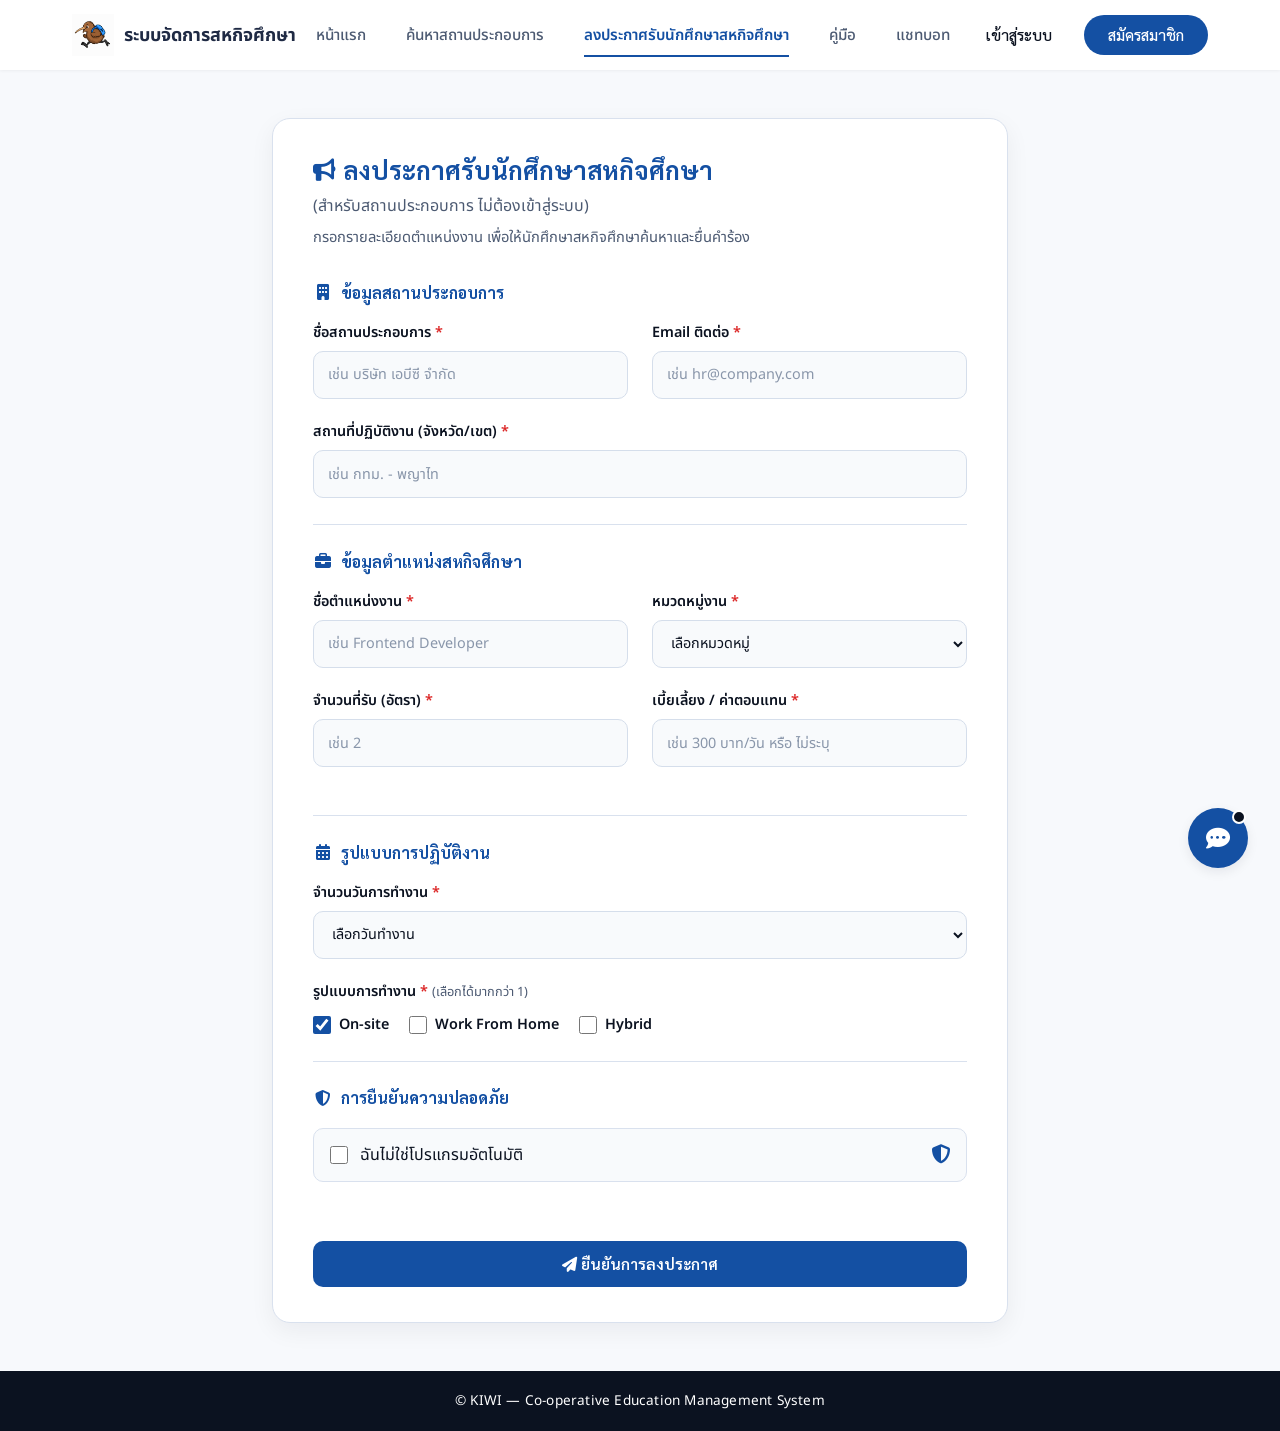
<file: recruit_student.html>
<!doctype html>
<html lang="th">
  <head>
    <meta charset="UTF-8" />
    <meta name="viewport" content="width=device-width, initial-scale=1.0" />

    <title>ลงประกาศรับนักศึกษาสหกิจศึกษา | KIWI</title>

    <link rel="stylesheet" href="style.css" />

    <link
      href="https://fonts.googleapis.com/css2?family=Sarabun:wght@500;600;700&family=Noto+Sans+Thai:wght@400;500;600&display=swap"
      rel="stylesheet"
    />

    <link
      rel="stylesheet"
      href="https://cdnjs.cloudflare.com/ajax/libs/font-awesome/6.4.0/css/all.min.css"
    />

    <style>
      /* ==========================================
     Recruit Student / Company Job Post Form
     ========================================== */

      .form-container {
        background: #ffffff;
        padding: 2.2rem 2.5rem;
        border: 1px solid var(--border-color);
        border-radius: 18px;
        box-shadow: 0 8px 25px rgba(11, 18, 32, 0.06);
      }

      /* Header */
      .form-container h2 {
        display: flex;
        align-items: center;
        flex-wrap: wrap;
        gap: 8px;

        font-size: 1.55rem;
        font-weight: 700;
        color: var(--primary-color);
      }

      .form-container h2 i {
        font-size: 1.4rem;
      }

      .form-container > p {
        font-size: 0.92rem;
        color: var(--text-muted);
        line-height: 1.6;
      }

      /* ==========================================
     Form Section
     ========================================== */

      .form-section {
        padding-bottom: 1.6rem;
        margin-bottom: 1.6rem;
        border-bottom: 1px solid var(--border-color);
      }

      .form-section:last-of-type {
        border-bottom: none;
      }

      .form-section-title {
        display: flex;
        align-items: center;
        gap: 8px;

        margin-bottom: 1.2rem;

        color: var(--primary-color);
        font-size: 1rem;
        font-weight: 700;
      }

      .form-section-title i {
        width: 20px;
        text-align: center;
      }

      .required {
        color: #dc2626;
      }

      .label-note {
        color: var(--text-muted);
        font-size: 0.8rem;
        font-weight: 400;
      }

      /* ==========================================
     Form Layout
     ========================================== */

      .form-container .form-row {
        display: grid;
        grid-template-columns: 1fr 1fr;
        gap: 24px;

        margin-bottom: 1.4rem;
      }

      .form-container .form-group {
        display: flex;
        flex-direction: column;
        gap: 8px;
      }

      .form-container .form-group label {
        font-size: 0.9rem;
        font-weight: 600;
        color: var(--text-dark);
      }

      /* ==========================================
     Input / Select
     ========================================== */

      .form-container .filter-input,
      .form-container .filter-select {
        width: 100%;
        height: 48px;

        padding: 0 14px;

        background: #f8fafc;

        border: 1px solid #d5deeb;
        border-radius: 10px;

        color: var(--text-dark);
        font-size: 0.9rem;

        outline: none;

        transition:
          border-color 0.2s ease,
          box-shadow 0.2s ease,
          background-color 0.2s ease;
      }

      .form-container .filter-input::placeholder {
        color: #8996aa;
      }

      .form-container .filter-input:focus,
      .form-container .filter-select:focus {
        background: #ffffff;
        border-color: var(--primary-color);
        box-shadow: 0 0 0 3px rgba(20, 80, 163, 0.1);
      }

      /* ==========================================
     Work Format Checkbox
     ========================================== */

      .work-format-group {
        margin-top: 1.4rem;
      }

      .work-format-options {
        display: flex;
        align-items: center;
        flex-wrap: wrap;
        gap: 20px;

        padding-top: 4px;
      }

      .form-container .custom-checkbox {
        display: flex;
        align-items: center;
        gap: 8px;

        font-size: 0.9rem;
        color: var(--text-dark);

        cursor: pointer;
      }

      .form-container .custom-checkbox input {
        width: 18px;
        height: 18px;

        accent-color: var(--primary-color);

        cursor: pointer;
      }

      /* ==========================================
     Security Verification
     ========================================== */

      .security-confirm {
        width: 100%;
        min-height: 54px;

        display: flex;
        align-items: center;
        gap: 12px;

        padding: 14px 16px;

        background: #f8fafc;

        border: 1px solid var(--border-color);
        border-radius: 10px;

        cursor: pointer;

        transition:
          border-color 0.2s ease,
          background-color 0.2s ease;
      }

      .security-confirm:hover {
        background: #ffffff;
        border-color: var(--primary-color);
      }

      .security-confirm input {
        width: 18px;
        height: 18px;

        accent-color: var(--primary-color);

        cursor: pointer;
      }

      .security-icon {
        margin-left: auto;

        color: var(--primary-color);

        font-size: 1.2rem;
      }

      /* ==========================================
     Submit Button
     ========================================== */

      .form-container .btn-submit {
        width: 100%;

        padding: 13px 18px;

        background: var(--primary-color);

        border: none;
        border-radius: 10px;

        color: #ffffff;

        font-size: 0.95rem;
        font-weight: 600;

        cursor: pointer;

        transition:
          background-color 0.2s ease,
          transform 0.2s ease,
          box-shadow 0.2s ease;
      }

      .form-container .btn-submit:hover {
        background: var(--primary-hover);

        transform: translateY(-1px);

        box-shadow: 0 5px 15px rgba(20, 80, 163, 0.18);
      }

      /* ==========================================
     Responsive
     ========================================== */

      @media (max-width: 768px) {
        .form-container {
          padding: 1.5rem;
        }

        .form-container .form-row {
          grid-template-columns: 1fr;
          gap: 16px;
        }

        .form-container h2 {
          font-size: 1.3rem;
        }

        .work-format-options {
          flex-direction: column;
          align-items: flex-start;
          gap: 12px;
        }
      }
    </style>
  </head>

  <body>
    <header class="navbar">
      <div class="nav-container">
        <a href="index.html" class="brand">
          <img src="images/logo_kiwi.png" alt="KIWI Logo" class="brand-logo" />
          <span>ระบบจัดการสหกิจศึกษา</span>
        </a>

        <ul class="nav-links">
          <li>
            <a href="index.html"> หน้าแรก </a>
          </li>

          <li>
            <a href="search_company.html"> ค้นหาสถานประกอบการ </a>
          </li>

          <li class="active">
            <a href="recruit_student.html"> ลงประกาศรับนักศึกษาสหกิจศึกษา </a>
          </li>

          <li>
            <a href="https://sites.google.com/fitm.kmutnb.ac.th/it-coop"> คู่มือ </a>
          </li>

          <li>
            <a href="#" id="navChatbotBtn"> แชทบอท </a>
          </li>
        </ul>

        <div class="auth-buttons" id="navAuth">
          <a href="login.html" class="btn-login"> เข้าสู่ระบบ </a>

          <a href="register.html" class="btn-register"> สมัครสมาชิก </a>
        </div>
      </div>
    </header>

    <!-- Main Content -->
    <main class="main-content" style="max-width: 800px; margin: 3rem auto">
      <div class="form-container">
        <h2 style="color: var(--primary-color); margin-bottom: 0.5rem">
          <i class="fa-solid fa-bullhorn"></i>

          ลงประกาศรับนักศึกษาสหกิจศึกษา

          <span
            style="font-size: 1rem; color: var(--text-muted); font-weight: 400"
          >
            (สำหรับสถานประกอบการ ไม่ต้องเข้าสู่ระบบ)
          </span>
        </h2>

        <p style="color: var(--text-muted); margin-bottom: 2rem">
          กรอกรายละเอียดตำแหน่งงาน เพื่อให้นักศึกษาสหกิจศึกษาค้นหาและยื่นคำร้อง
        </p>

        <form id="recruitForm">
          <!-- ข้อมูลสถานประกอบการ -->
          <div class="form-section">
            <h3 class="form-section-title">
              <i class="fa-solid fa-building"></i>
              ข้อมูลสถานประกอบการ
            </h3>

            <div class="form-row">
              <div class="form-group">
                <label for="companyName">
                  ชื่อสถานประกอบการ
                  <span class="required">*</span>
                </label>

                <input
                  type="text"
                  id="companyName"
                  class="filter-input"
                  required
                  placeholder="เช่น บริษัท เอบีซี จำกัด"
                />
              </div>

              <div class="form-group">
                <label for="companyEmail">
                  Email ติดต่อ
                  <span class="required">*</span>
                </label>

                <input
                  type="email"
                  id="companyEmail"
                  class="filter-input"
                  required
                  placeholder="เช่น hr@company.com"
                />
              </div>
            </div>

            <div class="form-group">
              <label for="location">
                สถานที่ปฏิบัติงาน (จังหวัด/เขต)
                <span class="required">*</span>
              </label>

              <input
                type="text"
                id="location"
                class="filter-input"
                required
                placeholder="เช่น กทม. - พญาไท"
              />
            </div>
          </div>

          <!-- ข้อมูลตำแหน่งงาน -->
          <div class="form-section">
            <h3 class="form-section-title">
              <i class="fa-solid fa-briefcase"></i>
              ข้อมูลตำแหน่งสหกิจศึกษา
            </h3>

            <div class="form-row">
              <div class="form-group">
                <label for="jobTitle">
                  ชื่อตำแหน่งงาน
                  <span class="required">*</span>
                </label>

                <input
                  type="text"
                  id="jobTitle"
                  class="filter-input"
                  required
                  placeholder="เช่น Frontend Developer"
                />
              </div>

              <div class="form-group">
                <label for="category">
                  หมวดหมู่งาน
                  <span class="required">*</span>
                </label>

                <select id="category" class="filter-select" required>
                  <option value="">เลือกหมวดหมู่</option>
                  <option value="ไอที/พัฒนาเว็บไซต์">ไอที/พัฒนาเว็บไซต์</option>
                  <option value="ไอที/โปรแกรมเมอร์">ไอที/โปรแกรมเมอร์</option>
                  <option value="ไอที/ออกแบบระบบ">ไอที/ออกแบบระบบ</option>
                  <option value="ไอที/เครือข่าย">ไอที/เครือข่าย</option>
                  <option value="ไอที/วิเคราะห์ข้อมูล">
                    ไอที/วิเคราะห์ข้อมูล
                  </option>
                  <option value="ไอที/ออกแบบกราฟิก">ไอที/ออกแบบกราฟิก</option>
                  <option value="ไอที/อื่น ๆ">ไอที/อื่น ๆ</option>
                </select>
              </div>
            </div>

            <div class="form-row">
              <div class="form-group">
                <label for="quota">
                  จำนวนที่รับ (อัตรา)
                  <span class="required">*</span>
                </label>

                <input
                  type="number"
                  id="quota"
                  class="filter-input"
                  required
                  min="1"
                  placeholder="เช่น 2"
                />
              </div>

              <div class="form-group">
                <label for="salary">
                  เบี้ยเลี้ยง / ค่าตอบแทน
                  <span class="required">*</span>
                </label>

                <input
                  type="text"
                  id="salary"
                  class="filter-input"
                  required
                  placeholder="เช่น 300 บาท/วัน หรือ ไม่ระบุ"
                />
              </div>
            </div>
          </div>

          <!-- รูปแบบการปฏิบัติงาน -->
          <div class="form-section">
            <h3 class="form-section-title">
              <i class="fa-solid fa-calendar-days"></i>
              รูปแบบการปฏิบัติงาน
            </h3>

            <div class="form-group">
              <label for="workDays">
                จำนวนวันการทำงาน
                <span class="required">*</span>
              </label>

              <select id="workDays" class="filter-select" required>
                <option value="">เลือกวันทำงาน</option>
                <option value="จันทร์-ศุกร์">
                  จันทร์-ศุกร์ (5 วัน/สัปดาห์)
                </option>
                <option value="จันทร์-เสาร์">
                  จันทร์-เสาร์ (6 วัน/สัปดาห์)
                </option>
              </select>
            </div>

            <div class="form-group work-format-group">
              <label>
                รูปแบบการทำงาน
                <span class="required">*</span>
                <span class="label-note"> (เลือกได้มากกว่า 1) </span>
              </label>

              <div class="work-format-options">
                <label class="custom-checkbox">
                  <input
                    type="checkbox"
                    name="workFormat"
                    value="On-site"
                    checked
                  />
                  <span>On-site</span>
                </label>

                <label class="custom-checkbox">
                  <input
                    type="checkbox"
                    name="workFormat"
                    value="Work from Home"
                  />
                  <span>Work From Home</span>
                </label>

                <label class="custom-checkbox">
                  <input type="checkbox" name="workFormat" value="Hybrid" />
                  <span>Hybrid</span>
                </label>
              </div>
            </div>
          </div>

          <!-- การยืนยันความปลอดภัย -->
          <div class="form-section">
            <h3 class="form-section-title">
              <i class="fa-solid fa-shield-halved"></i>
              การยืนยันความปลอดภัย
            </h3>

            <label class="security-confirm">
              <input type="checkbox" id="captchaConfirm" required />

              <span> ฉันไม่ใช่โปรแกรมอัตโนมัติ </span>

              <i class="fa-solid fa-shield-halved security-icon"></i>
            </label>
          </div>

          <!-- Submit -->
          <button type="submit" class="btn-submit">
            <i class="fa-solid fa-paper-plane"></i>
            ยืนยันการลงประกาศ
          </button>
        </form>
      </div>
    </main>

  <!-- Chatbot -->
  <div class="chatbot-container">
    <button class="chat-toggle-btn" id="btnToggleChat">
      <i class="fa-solid fa-comment-dots"></i>
      <span class="notification-badge"></span>
    </button>

    <div class="chat-window hidden" id="chatWindow">
      <div class="chat-header" style="
            display: flex;
            justify-content: space-between;
            align-items: center;
          ">
        <div class="bot-info" style="display: flex">
          <div class="bot-avatar" style="
                display: flex;
                align-items: center;
                justify-content: center;
              ">
            <i class="fa-solid fa-robot"></i>
          </div>

          <div>
            <h3>KIWI Chatbot</h3>
            <span class="online-status">● ออนไลน์</span>
          </div>
        </div>

        <button class="btn-close-chat" id="btnCloseChat">✕</button>
      </div>

      <div class="chat-body" id="chatBody"></div>

      <div class="chat-quick-replies" id="quickReplies"></div>

      <div class="chat-footer" style="display: flex">
        <input type="text" id="chatInput" placeholder="สอบถามเกี่ยวกับสหกิจศึกษา..." />

        <button id="btnSend">
          <i class="fa-solid fa-paper-plane"></i>
        </button>
      </div>
    </div>
  </div>

  <footer class="footer">
    <div class="footer-copyright">
      <p>© KIWI — Co-operative Education Management System</p>
    </div>
  </footer>

    <script type="module" src="main.js"></script>

    <!-- Script จัดการแบบฟอร์มและ CAPTCHA -->
    <script>
      document.addEventListener("DOMContentLoaded", () => {
        const form = document.getElementById("recruitForm");

        form.addEventListener("submit", (event) => {
          event.preventDefault();

          const companyName = document.getElementById("companyName").value;
          const companyEmail = document.getElementById("companyEmail").value;
          const location = document.getElementById("location").value;
          const jobTitle = document.getElementById("jobTitle").value;
          const category = document.getElementById("category").value;
          const quota = document.getElementById("quota").value;
          const salary = document.getElementById("salary").value;
          const workDays = document.getElementById("workDays").value;
          const captchaConfirm = document.getElementById("captchaConfirm");

          const selectedWorkFormats = Array.from(
            document.querySelectorAll('input[name="workFormat"]:checked'),
          ).map((checkbox) => checkbox.value);

          if (selectedWorkFormats.length === 0) {
            alert("กรุณาเลือกรูปแบบการทำงานอย่างน้อย 1 รายการ");
            return;
          }

          if (!captchaConfirm.checked) {
            alert("กรุณายืนยันว่าคุณไม่ใช่โปรแกรมอัตโนมัติ");
            return;
          }

          const jobTags = ["สหกิจศึกษา", ...selectedWorkFormats];

          const newJob = {
            id: Date.now(),
            icon: "fa-solid fa-building",
            company: companyName,
            email: companyEmail,
            location: location,
            title: jobTitle,
            category: category,
            quota: `${quota} อัตรา`,
            salary: salary,
            workDays: workDays,
            tags: jobTags,
            time: "เพิ่งโพสต์",
          };

          const existingJobs = JSON.parse(
            localStorage.getItem("userPostedJobs") || "[]",
          );

          existingJobs.unshift(newJob);

          localStorage.setItem("userPostedJobs", JSON.stringify(existingJobs));

          alert("✅ ลงประกาศรับนักศึกษาสหกิจศึกษาสำเร็จ");

          window.location.href = "search_company.html";
        });
      });
    </script>
  </body>
</html>
</file>
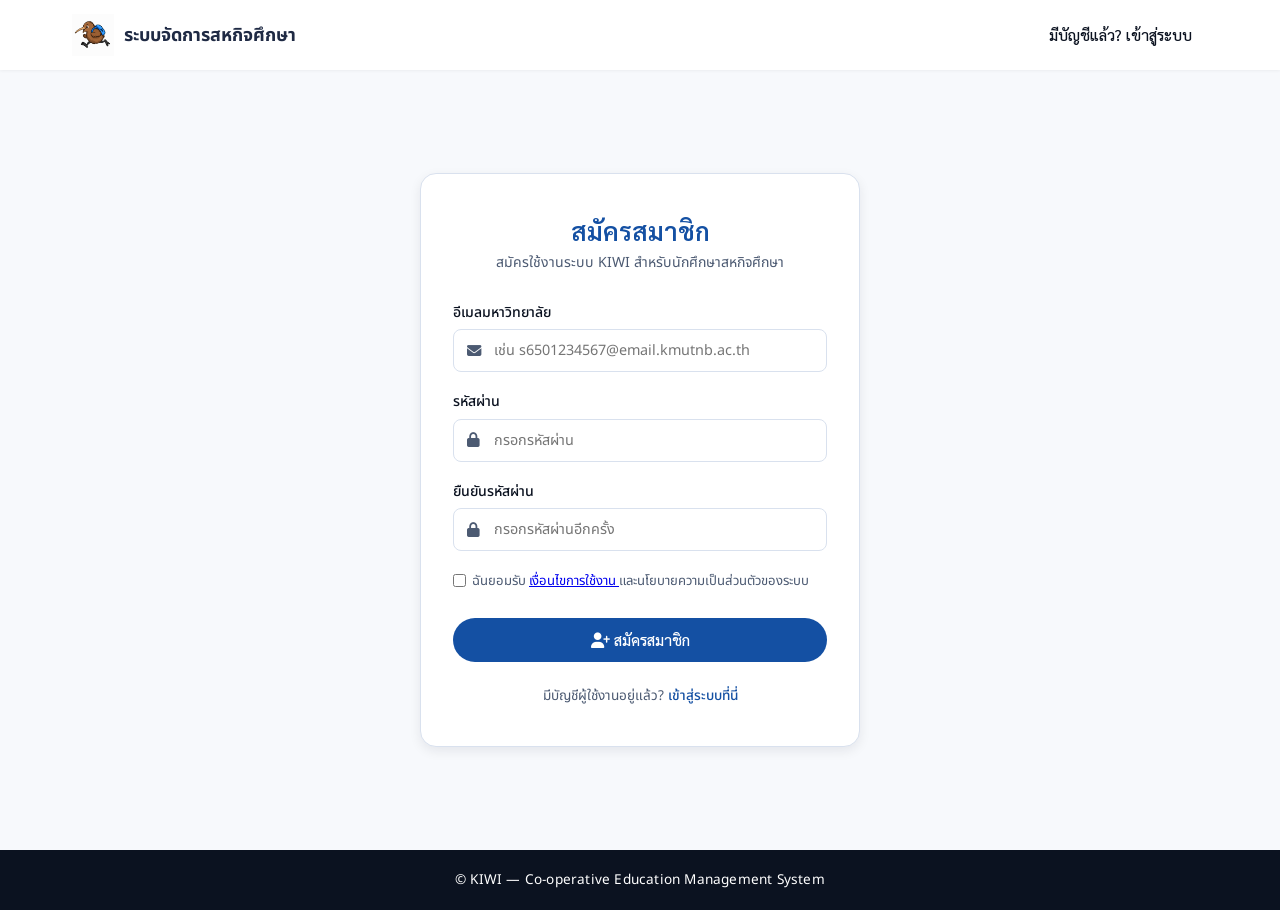
<file: register.html>
<!doctype html>
<html lang="th">
  <head>
    <meta charset="UTF-8" />
    <meta name="viewport" content="width=device-width, initial-scale=1.0" />

    <title>สมัครสมาชิก | KIWI</title>

    <link rel="stylesheet" href="style.css" />

    <link
      href="https://fonts.googleapis.com/css2?family=Sarabun:wght@500;600;700&family=Noto+Sans+Thai:wght@400;500;600&display=swap"
      rel="stylesheet"
    />

    <link
      rel="stylesheet"
      href="https://cdnjs.cloudflare.com/ajax/libs/font-awesome/6.4.0/css/all.min.css"
    />
  </head>

  <body>
    <!-- ========================= -->
    <!-- Navbar -->
    <!-- ========================= -->

    <header class="navbar">
      <div class="nav-container">
        <a href="index.html" class="brand">
          <img src="images/logo_kiwi.png" alt="KIWI Logo" class="brand-logo" />

          <span>ระบบจัดการสหกิจศึกษา</span>
        </a>

        <div class="auth-buttons">
          <a href="login.html" class="btn-login"> มีบัญชีแล้ว? เข้าสู่ระบบ </a>
        </div>
      </div>
    </header>

    <!-- ========================= -->
    <!-- Register -->
    <!-- ========================= -->

    <main
      class="auth-wrapper"
      style="display: flex; align-items: center; justify-content: center"
    >
      <div class="auth-card">
        <div class="auth-header">
          <h2>สมัครสมาชิก</h2>

          <p>สมัครใช้งานระบบ KIWI สำหรับนักศึกษาสหกิจศึกษา</p>
        </div>

        <!-- ========================= -->
        <!-- Register Form -->
        <!-- ========================= -->

        <form
          class="auth-form"
          onsubmit="
            event.preventDefault();

            if (this.regPassword.value !== this.regConfirm.value) {
              alert('รหัสผ่านและการยืนยันรหัสผ่านไม่ตรงกัน');
              return;
            }

            handleRegister(this.regEmail.value.trim(), this.regPassword.value);
          "
        >
          <div class="form-group">
            <label for="regEmail"> อีเมลมหาวิทยาลัย </label>

            <div
              class="input-icon-wrapper"
              style="display: flex; align-items: center"
            >
              <i class="fa-solid fa-envelope input-icon"></i>

              <input
                type="email"
                id="regEmail"
                name="regEmail"
                placeholder="เช่น s6501234567@email.kmutnb.ac.th"
                required
              />
            </div>
          </div>

          <div class="form-group">
            <label for="regPassword"> รหัสผ่าน </label>

            <div
              class="input-icon-wrapper"
              style="display: flex; align-items: center"
            >
              <i class="fa-solid fa-lock input-icon"></i>

              <input
                type="password"
                id="regPassword"
                name="regPassword"
                placeholder="กรอกรหัสผ่าน"
                required
              />
            </div>
          </div>

          <div class="form-group">
            <label for="regConfirm"> ยืนยันรหัสผ่าน </label>

            <div
              class="input-icon-wrapper"
              style="display: flex; align-items: center"
            >
              <i class="fa-solid fa-lock input-icon"></i>

              <input
                type="password"
                id="regConfirm"
                name="regConfirm"
                placeholder="กรอกรหัสผ่านอีกครั้ง"
                required
              />
            </div>
          </div>

          <label
            class="remember-me"
            style="
              display: flex;
              align-items: flex-start;
              font-size: 0.82rem;
              color: var(--text-muted);
            "
          >
            <input type="checkbox" required style="margin-top: 3px" />

            <span>
              ฉันยอมรับ
              <a href="#"> เงื่อนไขการใช้งาน </a>
              และนโยบายความเป็นส่วนตัวของระบบ
            </span>
          </label>

          <button type="submit" class="btn-submit">
            <i class="fa-solid fa-user-plus"></i>
            สมัครสมาชิก
          </button>
        </form>

        <p class="auth-footer">
          มีบัญชีผู้ใช้งานอยู่แล้ว?

          <a href="login.html"> เข้าสู่ระบบที่นี่ </a>
        </p>
      </div>
    </main>

    <!-- ========================= -->
    <!-- Footer -->
    <!-- ========================= -->

    <footer class="footer">
      <div class="footer-copyright">
        <p>© KIWI — Co-operative Education Management System</p>
      </div>
    </footer>

    <script type="module" src="main.js"></script>
  </body>
</html>
</file>
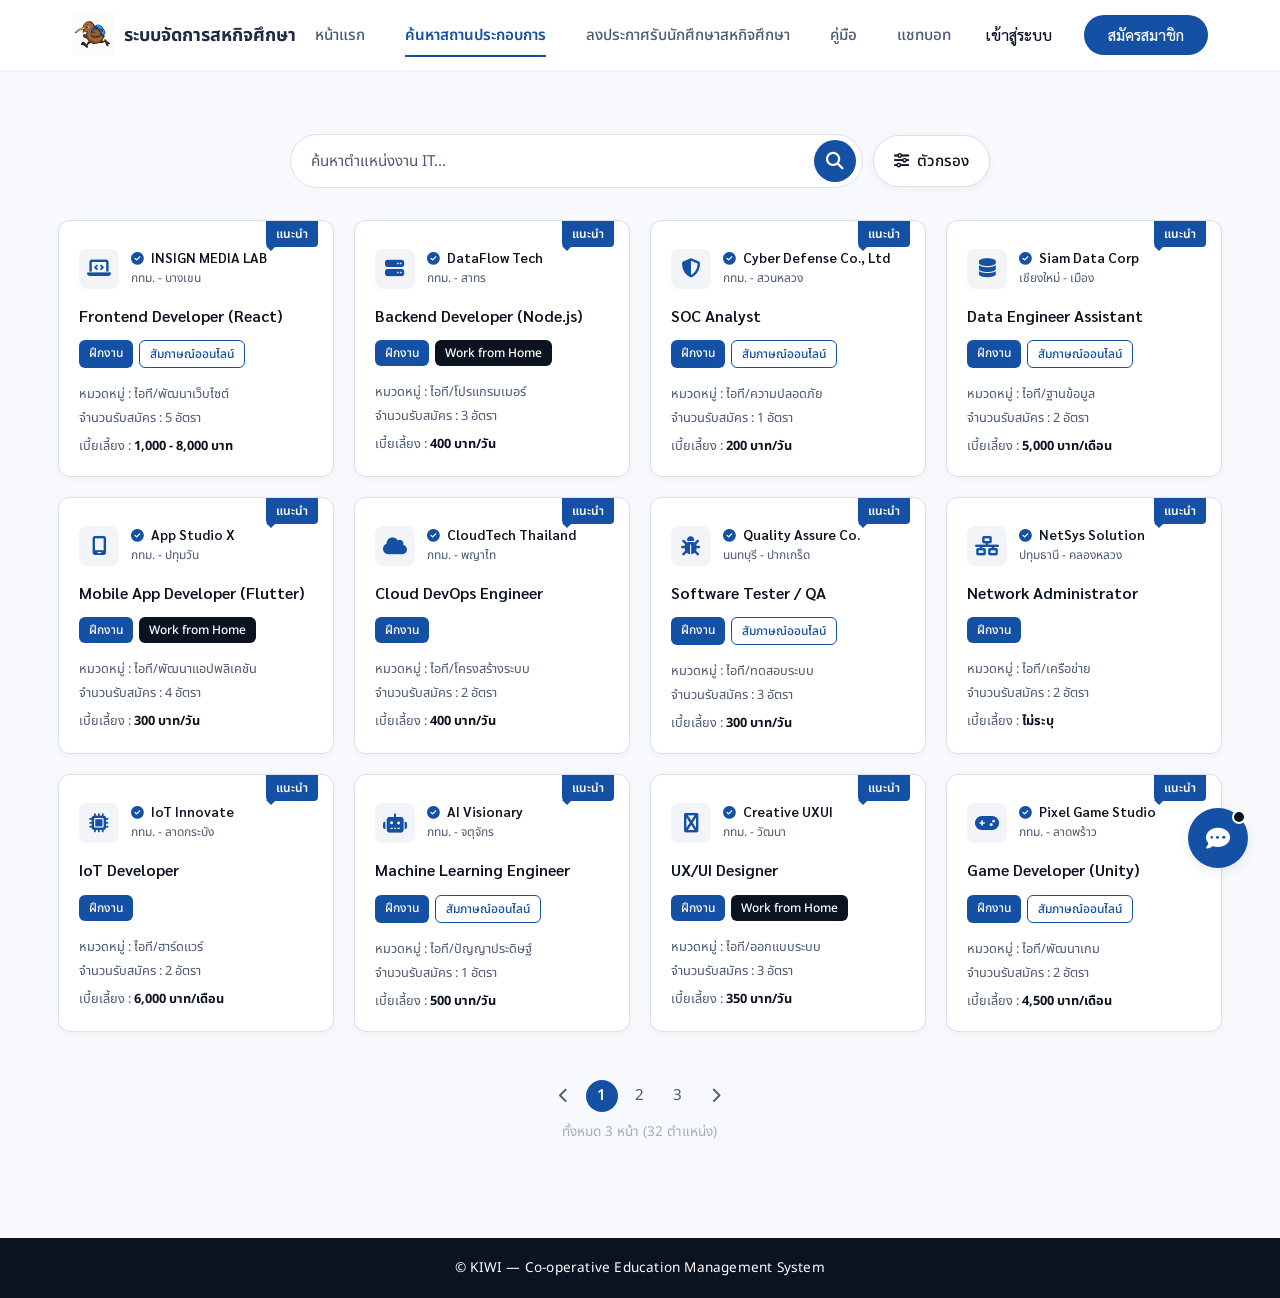
<file: search_company.html>
<!doctype html>
<html lang="th">
  <head>
    <meta charset="UTF-8" />
    <meta name="viewport" content="width=device-width, initial-scale=1.0" />

    <title>ค้นหาสถานประกอบการ | KIWI</title>

    <link rel="stylesheet" href="style.css" />

    <link
      href="https://fonts.googleapis.com/css2?family=Sarabun:wght@500;600;700&family=Noto+Sans+Thai:wght@400;500;600&display=swap"
      rel="stylesheet"
    />

    <link
      rel="stylesheet"
      href="https://cdnjs.cloudflare.com/ajax/libs/font-awesome/6.4.0/css/all.min.css"
    />

    <style>
      .search-page-container {
        max-width: 96% !important;
        margin: 2rem auto;
      }

      .recommend-badge {
        position: absolute;
        top: 0;
        right: 15px;
        background-color: #1450a3;
        color: #fff;
        font-size: 0.75rem;
        font-weight: 600;
        padding: 4px 10px;
        border-bottom-left-radius: 4px;
        border-bottom-right-radius: 4px;
        z-index: 2;
      }

      .recommend-badge::after {
        content: "";
        position: absolute;
        bottom: -4px;
        left: 0;
        width: 0;
        height: 0;
        border-left: 5px solid transparent;
        border-right: 5px solid transparent;
        border-top: 5px solid #1450a3;
      }
    </style>
  </head>

  <body>
    <header class="navbar">
      <div class="nav-container">
        <a href="index.html" class="brand">
          <img src="images/logo_kiwi.png" alt="KIWI Logo" class="brand-logo" />
          <span>ระบบจัดการสหกิจศึกษา</span>
        </a>

        <ul class="nav-links">
          <li>
            <a href="index.html"> หน้าแรก </a>
          </li>

          <li class="active">
            <a href="search_company.html"> ค้นหาสถานประกอบการ </a>
          </li>

          <li>
            <a href="recruit_student.html"> ลงประกาศรับนักศึกษาสหกิจศึกษา </a>
          </li>

          <li>
            <a
              href="https://sites.google.com/fitm.kmutnb.ac.th/it-coop"
              target="_blank"
              rel="noopener noreferrer"
            >
              คู่มือ
            </a>
          </li>

          <li>
            <a href="#" id="navChatbotBtn"> แชทบอท </a>
          </li>
        </ul>

        <div class="auth-buttons" id="navAuth">
          <a href="login.html" class="btn-login"> เข้าสู่ระบบ </a>

          <a href="register.html" class="btn-register"> สมัครสมาชิก </a>
        </div>
      </div>
    </header>

    <!-- Main Content -->
    <main class="search-page-container">
      <!-- Top Header & Controls (จัดช่องค้นหาให้อยู่ตรงกลาง) -->
      <div
        class="search-header-section"
        style="margin-top: 2rem; margin-bottom: 2rem"
      >
        <div class="search-actions-row" style="justify-content: center">
          <!-- ช่องค้นหาและตัวกรอง -->
          <div
            class="search-filter-group"
            style="justify-content: center; max-width: 700px; width: 100%"
          >
            <div class="search-input-group page-search-bar">
              <input
                type="text"
                id="searchInput"
                placeholder="ค้นหาตำแหน่งงาน IT..."
                value=""
              />
              <button class="btn-search-icon" id="btnSearch">
                <i class="fa-solid fa-magnifying-glass"></i>
              </button>
            </div>
            <button
              class="btn-filter-toggle"
              id="btnOpenFilter"
              style="display: flex; align-items: center"
            >
              <i class="fa-solid fa-sliders"></i> ตัวกรอง
            </button>
          </div>
        </div>
      </div>

      <!-- Job Grid (4 Columns) - ข้อมูลจะถูกดึงมาใส่ตรงนี้ผ่าน JS -->
      <div class="search-job-grid" id="searchGridContainer">
        <!-- Cards Loading... -->
      </div>

      <!-- Pagination -->
      <div class="pagination-wrapper">
        <div class="pagination" id="paginationControls">
          <!-- Pagination Buttons Generated by JS -->
        </div>
        <p class="page-total" id="pageTotalText">ทั้งหมด 0 หน้า</p>
      </div>
      <!-- Filter Modal — ใช้ component เดียวกับหน้าแรก -->
      <div class="modal-overlay hidden" id="filterModal">
        <div class="filter-modal-card">
          <div
            class="filter-modal-header"
            style="
              display: flex;
              justify-content: space-between;
              align-items: center;
            "
          >
            <h3>ตัวกรองผลการค้นหา</h3>
            <button class="btn-close-modal" id="btnCloseFilter">✕</button>
          </div>
          <div class="filter-modal-body">
            <div class="filter-field">
              <label>ชื่อสถานประกอบการ</label
              ><input
                type="text"
                class="filter-input"
                placeholder="เช่น เทค โซลูชันส์"
              />
            </div>
            <div class="filter-field">
              <label>หมวดหมู่งาน</label
              ><input
                type="text"
                class="filter-input"
                placeholder="ไอที/พัฒนาเว็บไซต์"
              />
            </div>
            <div class="filter-field">
              <label>ตำแหน่งงาน</label
              ><input
                type="text"
                class="filter-input"
                placeholder="เช่น Frontend Developer"
              />
            </div>
            <div class="filter-field">
              <label>จังหวัดที่ตั้ง</label>
              <select class="filter-select">
                <option>ทั้งหมด</option>
                <option>กรุงเทพมหานคร</option>
                <option>เชียงใหม่</option>
                <option>ชลบุรี</option>
              </select>
            </div>
            <div class="filter-field">
              <label>รูปแบบองค์กร</label>
              <select class="filter-select">
                <option>ทั้งหมด</option>
                <option>บริษัทเอกชน</option>
                <option>หน่วยงานรัฐบาล / รัฐวิสาหกิจ</option>
                <option>Startup</option>
              </select>
            </div>
            <div class="filter-field">
              <label>สถานที่ปฏิบัติงาน</label>
              <select class="filter-select">
                <option>ทั้งหมด</option>
                <option>On-site</option>
                <option>Work from Home</option>
                <option>Hybrid</option>
              </select>
            </div>
            <div class="filter-field">
              <label>จำนวนวันการทำงาน</label>
              <select class="filter-select">
                <option>ทั้งหมด</option>
                <option>5 วัน/สัปดาห์</option>
                <option>6 วัน/สัปดาห์</option>
              </select>
            </div>
            <div class="filter-field">
              <label>เบี้ยเลี้ยง</label>
              <select class="filter-select">
                <option>ทั้งหมด</option>
                <option>มีเบี้ยเลี้ยง/ค่าตอบแทน</option>
                <option>ไม่มีเบี้ยเลี้ยง</option>
              </select>
            </div>
          </div>
          <div class="filter-modal-footer">
            <button class="btn-reset-filter" id="btnResetFilter">รีเซ็ต</button>
            <button class="btn-apply-filter" id="btnApplyFilter">ค้นหา</button>
          </div>
        </div>
      </div>
    </main>

  <!-- Chatbot -->
  <div class="chatbot-container">
    <button class="chat-toggle-btn" id="btnToggleChat">
      <i class="fa-solid fa-comment-dots"></i>
      <span class="notification-badge"></span>
    </button>

    <div class="chat-window hidden" id="chatWindow">
      <div class="chat-header" style="
            display: flex;
            justify-content: space-between;
            align-items: center;
          ">
        <div class="bot-info" style="display: flex">
          <div class="bot-avatar" style="
                display: flex;
                align-items: center;
                justify-content: center;
              ">
            <i class="fa-solid fa-robot"></i>
          </div>

          <div>
            <h3>KIWI Chatbot</h3>
            <span class="online-status">● ออนไลน์</span>
          </div>
        </div>

        <button class="btn-close-chat" id="btnCloseChat">✕</button>
      </div>

      <div class="chat-body" id="chatBody"></div>

      <div class="chat-quick-replies" id="quickReplies"></div>

      <div class="chat-footer" style="display: flex">
        <input type="text" id="chatInput" placeholder="สอบถามเกี่ยวกับสหกิจศึกษา..." />

        <button id="btnSend">
          <i class="fa-solid fa-paper-plane"></i>
        </button>
      </div>
    </div>
  </div>

  <footer class="footer">
    <div class="footer-copyright">
      <p>© KIWI — Co-operative Education Management System</p>
    </div>
  </footer>

    <script type="module" src="main.js"></script>

    <!-- Script จัดการ JSON 32 บริษัท + LocalStorage และการแบ่งหน้า (Pagination) -->
    <script>
      // 1. ข้อมูล JSON 32 บริษัท (สาย IT ทั้งหมด)
      const itJobsJSON = [
        {
          id: 1,
          icon: "fa-solid fa-laptop-code",
          company: "INSIGN MEDIA LAB",
          location: "กทม. - บางเขน",
          title: "Frontend Developer (React)",
          tags: ["ฝึกงาน", "สัมภาษณ์ออนไลน์"],
          category: "ไอที/พัฒนาเว็บไซต์",
          quota: "5 อัตรา",
          salary: "1,000 - 8,000 บาท",
        },
        {
          id: 2,
          icon: "fa-solid fa-server",
          company: "DataFlow Tech",
          location: "กทม. - สาทร",
          title: "Backend Developer (Node.js)",
          tags: ["ฝึกงาน", "Work from Home"],
          category: "ไอที/โปรแกรมเมอร์",
          quota: "3 อัตรา",
          salary: "400 บาท/วัน",
        },
        {
          id: 3,
          icon: "fa-solid fa-shield-halved",
          company: "Cyber Defense Co., Ltd",
          location: "กทม. - สวนหลวง",
          title: "SOC Analyst",
          tags: ["ฝึกงาน", "สัมภาษณ์ออนไลน์"],
          category: "ไอที/ความปลอดภัย",
          quota: "1 อัตรา",
          salary: "200 บาท/วัน",
        },
        {
          id: 4,
          icon: "fa-solid fa-database",
          company: "Siam Data Corp",
          location: "เชียงใหม่ - เมือง",
          title: "Data Engineer Assistant",
          tags: ["ฝึกงาน", "สัมภาษณ์ออนไลน์"],
          category: "ไอที/ฐานข้อมูล",
          quota: "2 อัตรา",
          salary: "5,000 บาท/เดือน",
        },
        {
          id: 5,
          icon: "fa-solid fa-mobile-screen",
          company: "App Studio X",
          location: "กทม. - ปทุมวัน",
          title: "Mobile App Developer (Flutter)",
          tags: ["ฝึกงาน", "Work from Home"],
          category: "ไอที/พัฒนาแอปพลิเคชัน",
          quota: "4 อัตรา",
          salary: "300 บาท/วัน",
        },
        {
          id: 6,
          icon: "fa-solid fa-cloud",
          company: "CloudTech Thailand",
          location: "กทม. - พญาไท",
          title: "Cloud DevOps Engineer",
          tags: ["ฝึกงาน"],
          category: "ไอที/โครงสร้างระบบ",
          quota: "2 อัตรา",
          salary: "400 บาท/วัน",
        },
        {
          id: 7,
          icon: "fa-solid fa-bug",
          company: "Quality Assure Co.",
          location: "นนทบุรี - ปากเกร็ด",
          title: "Software Tester / QA",
          tags: ["ฝึกงาน", "สัมภาษณ์ออนไลน์"],
          category: "ไอที/ทดสอบระบบ",
          quota: "3 อัตรา",
          salary: "300 บาท/วัน",
        },
        {
          id: 8,
          icon: "fa-solid fa-network-wired",
          company: "NetSys Solution",
          location: "ปทุมธานี - คลองหลวง",
          title: "Network Administrator",
          tags: ["ฝึกงาน"],
          category: "ไอที/เครือข่าย",
          quota: "2 อัตรา",
          salary: "ไม่ระบุ",
        },
        {
          id: 9,
          icon: "fa-solid fa-microchip",
          company: "IoT Innovate",
          location: "กทม. - ลาดกระบัง",
          title: "IoT Developer",
          tags: ["ฝึกงาน"],
          category: "ไอที/ฮาร์ดแวร์",
          quota: "2 อัตรา",
          salary: "6,000 บาท/เดือน",
        },
        {
          id: 10,
          icon: "fa-solid fa-robot",
          company: "AI Visionary",
          location: "กทม. - จตุจักร",
          title: "Machine Learning Engineer",
          tags: ["ฝึกงาน", "สัมภาษณ์ออนไลน์"],
          category: "ไอที/ปัญญาประดิษฐ์",
          quota: "1 อัตรา",
          salary: "500 บาท/วัน",
        },
        {
          id: 11,
          icon: "fa-solid fa-figma",
          company: "Creative UXUI",
          location: "กทม. - วัฒนา",
          title: "UX/UI Designer",
          tags: ["ฝึกงาน", "Work from Home"],
          category: "ไอที/ออกแบบระบบ",
          quota: "3 อัตรา",
          salary: "350 บาท/วัน",
        },
        {
          id: 12,
          icon: "fa-solid fa-gamepad",
          company: "Pixel Game Studio",
          location: "กทม. - ลาดพร้าว",
          title: "Game Developer (Unity)",
          tags: ["ฝึกงาน", "สัมภาษณ์ออนไลน์"],
          category: "ไอที/พัฒนาเกม",
          quota: "2 อัตรา",
          salary: "4,500 บาท/เดือน",
        },
        {
          id: 13,
          icon: "fa-solid fa-code",
          company: "Web Dev Agency",
          location: "ชลบุรี - ศรีราชา",
          title: "Fullstack Developer (MERN)",
          tags: ["ฝึกงาน"],
          category: "ไอที/พัฒนาเว็บไซต์",
          quota: "2 อัตรา",
          salary: "300 บาท/วัน",
        },
        {
          id: 14,
          icon: "fa-solid fa-headset",
          company: "IT Helpdesk Group",
          location: "สมุทรปราการ - บางพลี",
          title: "IT Support / Service Desk",
          tags: ["ฝึกงาน"],
          category: "ไอที/สนับสนุนเทคนิค",
          quota: "5 อัตรา",
          salary: "300 บาท/วัน",
        },
        {
          id: 15,
          icon: "fa-solid fa-chart-pie",
          company: "Business Data Intel",
          location: "กทม. - บางรัก",
          title: "Business Intelligence Analyst",
          tags: ["ฝึกงาน"],
          category: "ไอที/วิเคราะห์ข้อมูล",
          quota: "2 อัตรา",
          salary: "400 บาท/วัน",
        },
        {
          id: 16,
          icon: "fa-solid fa-lock",
          company: "Secure IT TH",
          location: "กทม. - ห้วยขวาง",
          title: "Penetration Tester",
          tags: ["ฝึกงาน", "สัมภาษณ์ออนไลน์"],
          category: "ไอที/ความปลอดภัย",
          quota: "1 อัตรา",
          salary: "500 บาท/วัน",
        },
        {
          id: 17,
          icon: "fa-solid fa-cubes",
          company: "Blockchain Hub",
          location: "กทม. - พระราม 9",
          title: "Smart Contract Developer",
          tags: ["ฝึกงาน", "Work from Home"],
          category: "ไอที/โปรแกรมเมอร์",
          quota: "2 อัตรา",
          salary: "500 บาท/วัน",
        },
        {
          id: 18,
          icon: "fa-solid fa-gears",
          company: "ERP Solutions",
          location: "กทม. - บางกะปิ",
          title: "SAP Technical Consultant",
          tags: ["ฝึกงาน"],
          category: "ไอที/ระบบองค์กร",
          quota: "3 อัตรา",
          salary: "7,000 บาท/เดือน",
        },
        {
          id: 19,
          icon: "fa-solid fa-robot",
          company: "RPA Tech",
          location: "ระยอง - ปลวกแดง",
          title: "RPA Developer (UiPath)",
          tags: ["ฝึกงาน"],
          category: "ไอที/ระบบอัตโนมัติ",
          quota: "2 อัตรา",
          salary: "400 บาท/วัน",
        },
        {
          id: 20,
          icon: "fa-solid fa-file-code",
          company: "LowCode Dev Co.",
          location: "นครราชสีมา - เมือง",
          title: "Low-Code/No-Code Developer",
          tags: ["ฝึกงาน", "สัมภาษณ์ออนไลน์"],
          category: "ไอที/พัฒนาเว็บไซต์",
          quota: "3 อัตรา",
          salary: "300 บาท/วัน",
        },
        {
          id: 21,
          icon: "fa-solid fa-code-branch",
          company: "Agile Software",
          location: "กทม. - คลองเตย",
          title: "Scrum Master Assistant",
          tags: ["ฝึกงาน", "สัมภาษณ์ออนไลน์"],
          category: "ไอที/บริหารโครงการ",
          quota: "1 อัตรา",
          salary: "350 บาท/วัน",
        },
        {
          id: 22,
          icon: "fa-solid fa-vial-circle-check",
          company: "AutoTest Lab",
          location: "ชลบุรี - แหลมฉบัง",
          title: "QA Automation Tester",
          tags: ["ฝึกงาน"],
          category: "ไอที/ทดสอบระบบ",
          quota: "2 อัตรา",
          salary: "350 บาท/วัน",
        },
        {
          id: 23,
          icon: "fa-solid fa-laptop",
          company: "E-Com Tech",
          location: "กทม. - ปทุมวัน",
          title: "Magento/Shopify Developer",
          tags: ["ฝึกงาน", "Work from Home"],
          category: "ไอที/พัฒนาเว็บ",
          quota: "2 อัตรา",
          salary: "300 บาท/วัน",
        },
        {
          id: 24,
          icon: "fa-solid fa-brain",
          company: "Prompt AI Lab",
          location: "กทม. - จตุจักร",
          title: "Generative AI Prompter",
          tags: ["ฝึกงาน"],
          category: "ไอที/ปัญญาประดิษฐ์",
          quota: "4 อัตรา",
          salary: "400 บาท/วัน",
        },
        {
          id: 25,
          icon: "fa-solid fa-server",
          company: "Server Admin Co.",
          location: "กทม. - บางนา",
          title: "Linux System Administrator",
          tags: ["ฝึกงาน"],
          category: "ไอที/โครงสร้างระบบ",
          quota: "1 อัตรา",
          salary: "350 บาท/วัน",
        },
        {
          id: 26,
          icon: "fa-solid fa-mobile",
          company: "iOS Dev Studio",
          location: "เชียงใหม่ - นิมมาน",
          title: "iOS Developer (Swift)",
          tags: ["ฝึกงาน", "สัมภาษณ์ออนไลน์"],
          category: "ไอที/พัฒนาแอปพลิเคชัน",
          quota: "2 อัตรา",
          salary: "5,000 บาท/เดือน",
        },
        {
          id: 27,
          icon: "fa-solid fa-bug-slash",
          company: "SecureCode Co.",
          location: "กทม. - สีลม",
          title: "Application Security Analyst",
          tags: ["ฝึกงาน", "Work from Home"],
          category: "ไอที/ความปลอดภัย",
          quota: "1 อัตรา",
          salary: "450 บาท/วัน",
        },
        {
          id: 28,
          icon: "fa-solid fa-database",
          company: "BigData Tech",
          location: "กทม. - ดินแดง",
          title: "Data Scientist Assistant",
          tags: ["ฝึกงาน"],
          category: "ไอที/วิเคราะห์ข้อมูล",
          quota: "2 อัตรา",
          salary: "6,000 บาท/เดือน",
        },
        {
          id: 29,
          icon: "fa-solid fa-vr-cardboard",
          company: "Metaverse Creators",
          location: "กทม. - พระโขนง",
          title: "AR/VR Developer",
          tags: ["ฝึกงาน", "สัมภาษณ์ออนไลน์"],
          category: "ไอที/พัฒนาเกม",
          quota: "2 อัตรา",
          salary: "400 บาท/วัน",
        },
        {
          id: 30,
          icon: "fa-solid fa-network-wired",
          company: "Telecom Tech",
          location: "นนทบุรี - งามวงศ์วาน",
          title: "NOC Engineer (Network)",
          tags: ["ฝึกงาน"],
          category: "ไอที/เครือข่าย",
          quota: "3 อัตรา",
          salary: "300 บาท/วัน",
        },
        {
          id: 31,
          icon: "fa-solid fa-cogs",
          company: "DevOps Masters",
          location: "กทม. - บางซื่อ",
          title: "Site Reliability Engineer (SRE)",
          tags: ["ฝึกงาน"],
          category: "ไอที/โครงสร้างระบบ",
          quota: "1 อัตรา",
          salary: "450 บาท/วัน",
        },
        {
          id: 32,
          icon: "fa-solid fa-code",
          company: "GoLang Systems",
          location: "กทม. - ราชเทวี",
          title: "Backend Developer (Go)",
          tags: ["ฝึกงาน", "สัมภาษณ์ออนไลน์"],
          category: "ไอที/โปรแกรมเมอร์",
          quota: "2 อัตรา",
          salary: "400 บาท/วัน",
        },
      ];

      // ==========================================
      // 2. นำข้อมูลจากที่ผู้ใช้โพสต์มาต่อรวมกับ JSON ด้านบน
      // ==========================================
      const userPostedJobs = JSON.parse(
        localStorage.getItem("userPostedJobs") || "[]",
      );
      // ข้อมูลที่เพิ่งประกาศจะอยู่บนสุด
      const allJobs = [...userPostedJobs, ...itJobsJSON];

      // ==========================================
      // 3. ตั้งค่าระบบแบ่งหน้า (Pagination)
      // ==========================================
      const itemsPerPage = 12; // 4 คอลัมน์ x 3 แถว = 12 การ์ด
      let currentPage = 1;
      const totalPages = Math.ceil(allJobs.length / itemsPerPage);

      const gridContainer = document.getElementById("searchGridContainer");
      const paginationControls = document.getElementById("paginationControls");
      const pageTotalText = document.getElementById("pageTotalText");

      // ==========================================
      // ฟังก์ชันสำหรับคลิกดูรายละเอียด
      // ==========================================
      window.viewJobDetail = function (jobId) {
        const job = allJobs.find((j) => j.id === jobId);
        if (job) {
          localStorage.setItem("currentViewJob", JSON.stringify(job));
          window.location.href = "job_detail.html";
        }
      };

      // 4. ฟังก์ชัน Render การ์ด
      function renderJobs(page) {
        gridContainer.innerHTML = "";
        const startIndex = (page - 1) * itemsPerPage;
        const endIndex = startIndex + itemsPerPage;
        const currentJobs = allJobs.slice(startIndex, endIndex);

        currentJobs.forEach((job) => {
          const tagsHTML = job.tags
            .map(
              (t) =>
                `<span class="tag ${t === "ฝึกงาน" ? "tag-green" : t === "Work from Home" ? "tag-dark" : "tag-red"}">${t}</span>`,
            )
            .join("");

          // เช็คว่าถ้าเป็นงานที่เพิ่งโพสต์ ให้เปลี่ยนป้ายเป็น "มาใหม่" (สีแดง)
          const badgeHTML =
            job.time === "เพิ่งโพสต์"
              ? `<div class="recommend-badge" style="background-color: #0B1220;">มาใหม่</div>`
              : `<div class="recommend-badge">แนะนำ</div>`;

          // เพิ่ม onclick และ cursor: pointer เพื่อให้กดไปดูรายละเอียดได้
          const cardHTML = `
          <div class="search-job-card" style="cursor: pointer;" onclick="window.viewJobDetail(${job.id})">
            ${badgeHTML}
            <div class="card-company-header">
              <div class="company-logo-box">
                <i class="${job.icon}"></i>
              </div>
              <div class="company-info-text">
                <div class="c-name">
                  <i class="fa-solid fa-circle-check text-green"></i> ${job.company}
                </div>
                <div class="c-loc">${job.location}</div>
              </div>
            </div>
            <h3 class="j-title">${job.title}</h3>
            <div class="j-tags">
              ${tagsHTML}
            </div>
            <div class="j-details" style="margin-bottom: 0;">
              <p>หมวดหมู่ : ${job.category}</p>
              <p>จำนวนรับสมัคร : ${job.quota}</p>
              <p class="j-salary">เบี้ยเลี้ยง : <span>${job.salary}</span></p>
            </div>
          </div>
        `;
          gridContainer.innerHTML += cardHTML;
        });

        renderPagination();
      }

      // 5. ฟังก์ชัน Render ปุ่มแบ่งหน้า
      function renderPagination() {
        paginationControls.innerHTML = "";

        const prevBtn = document.createElement("button");
        prevBtn.className = "page-nav";
        prevBtn.innerHTML = '<i class="fa-solid fa-chevron-left"></i>';
        prevBtn.onclick = () => {
          if (currentPage > 1) {
            currentPage--;
            renderJobs(currentPage);
          }
        };
        paginationControls.appendChild(prevBtn);

        for (let i = 1; i <= totalPages; i++) {
          const pageBtn = document.createElement("button");
          pageBtn.className = `page-num ${i === currentPage ? "active" : ""}`;
          pageBtn.innerText = i;
          pageBtn.onclick = () => {
            currentPage = i;
            renderJobs(currentPage);
          };
          paginationControls.appendChild(pageBtn);
        }

        const nextBtn = document.createElement("button");
        nextBtn.className = "page-nav";
        nextBtn.innerHTML = '<i class="fa-solid fa-chevron-right"></i>';
        nextBtn.onclick = () => {
          if (currentPage < totalPages) {
            currentPage++;
            renderJobs(currentPage);
          }
        };
        paginationControls.appendChild(nextBtn);

        pageTotalText.innerText = `ทั้งหมด ${totalPages} หน้า (${allJobs.length} ตำแหน่ง)`;
      }

      // เริ่มทำงานเมื่อเปิดหน้า
      document.addEventListener("DOMContentLoaded", () => {
        renderJobs(currentPage);
      });
    </script>
  </body>
</html>
</file>
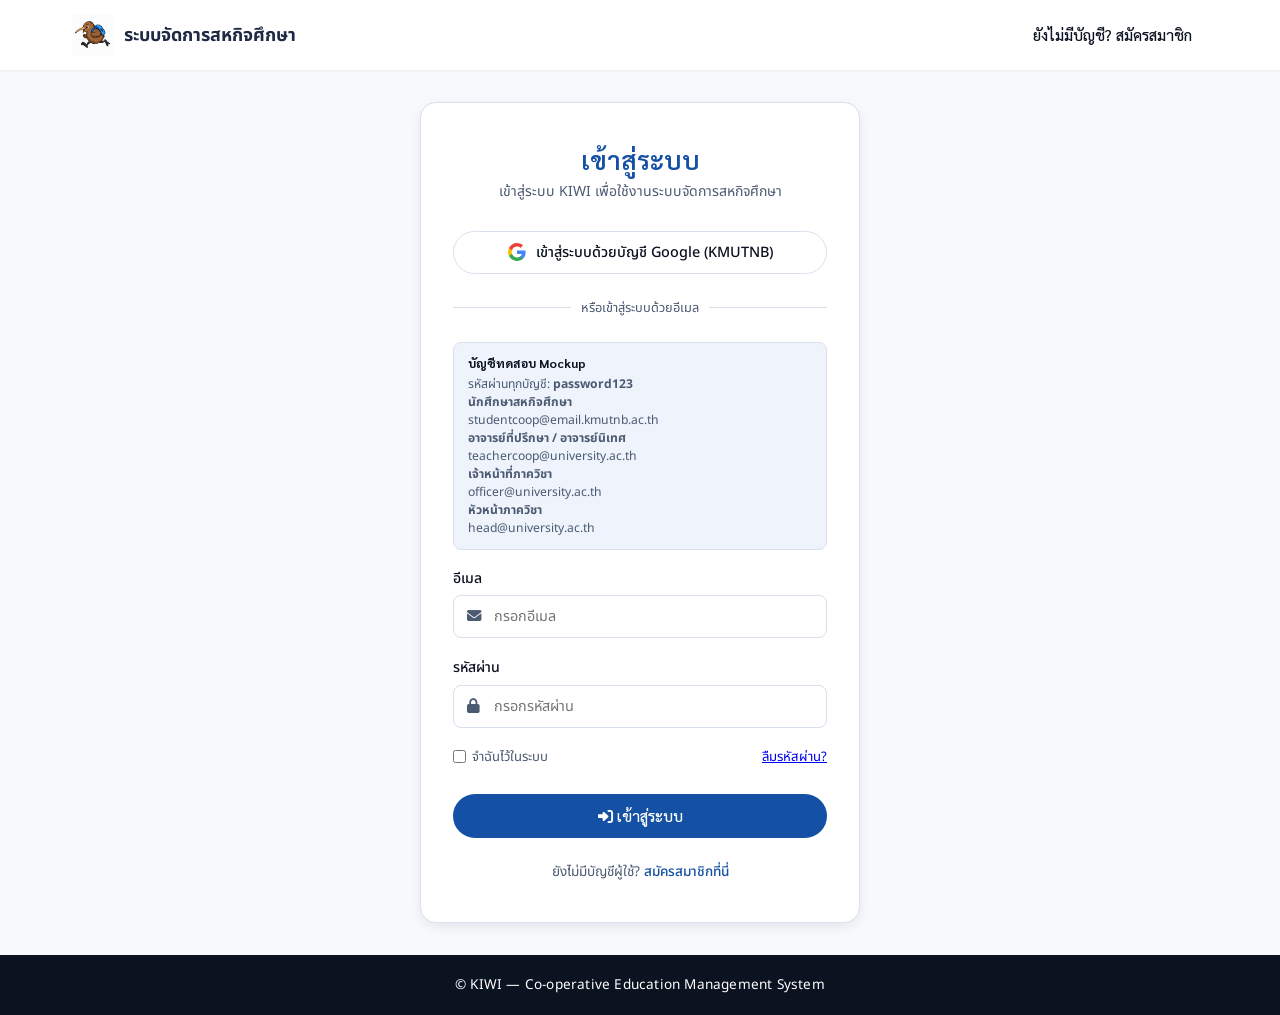
<file: student_coop.html>
<!doctype html>
<html lang="th">
<head>
  <meta charset="UTF-8" />
  <meta name="viewport" content="width=device-width, initial-scale=1.0" />
  <title>แดชบอร์ดนักศึกษาสหกิจศึกษา | KIWI</title>
  <link rel="stylesheet" href="style.css" />
  <link rel="stylesheet" href="css/student_coop.css" />
  <link href="https://fonts.googleapis.com/css2?family=Sarabun:wght@500;600;700&family=Noto+Sans+Thai:wght@400;500;600;700&display=swap" rel="stylesheet" />
  <link rel="stylesheet" href="https://cdnjs.cloudflare.com/ajax/libs/font-awesome/6.4.0/css/all.min.css" />

  <!-- READABILITY FONT BOOST: scoped to this dashboard only -->
  <style>
    @media (min-width: 981px) {
      body { font-size: 16px; }

      .sc-brand strong { font-size: 21px; }
      .sc-brand span { font-size: 14px; }
      .sc-user-meta > span { font-size: 13px; }
      .sc-user-meta strong { font-size: 15px; }

      .sc-sidebar-heading { font-size: 13px; }
      .sc-sidebar-item > span:nth-child(2) { font-size: 14.5px; }
      .sc-sidebar-badge { font-size: 11.5px; }
      .sc-sidebar-help strong { font-size: 13px; }
      .sc-sidebar-help span { font-size: 11.5px; }

      .sc-page-heading h1 { font-size: clamp(29px, 3vw, 36px); }
      .sc-page-heading p { font-size: 15px; }
      .sc-eyebrow { font-size: 12px !important; }

      .sc-btn { font-size: 14px; }
      .sc-btn-sm { font-size: 12.5px; }
      .sc-card-header h2 { font-size: 21px; }
      .sc-card-header p { font-size: 14px; }

      .sc-stat-card span { font-size: 12.5px; }
      .sc-stat-card strong { font-size: 25px; }
      .sc-stat-card small { font-size: 11px; }

      .sc-tab { font-size: 14px; }
      .sc-field label { font-size: 13.5px; }
      .sc-field input,
      .sc-field select,
      .sc-field textarea { font-size: 14px; }

      .sc-table th,
      .sc-table td { font-size: 12.5px; }
      .sc-table-secondary { font-size: 11px; }
      .sc-status { font-size: 11px; }

      .sc-info-banner { font-size: 12.5px; }
      .sc-empty strong { font-size: 14px; }
      .sc-empty span { font-size: 12px; }
    }
  </style>
</head>
<body>
<header class="sc-navbar">
  <div class="sc-navbar-inner">
    <a href="index.html" class="sc-brand">
      <img src="images/logo_kiwi.png" alt="KIWI" class="sc-brand-logo" />
      <div><strong>KIWI</strong><span>ระบบจัดการสหกิจศึกษา</span></div>
    </a>
    <div class="sc-nav-user">
      <div class="sc-user-meta"><span>นักศึกษาสหกิจศึกษา</span><strong id="headerStudentName">นางสาวพิมพ์ชนก สุขใจ</strong></div>
      <button class="sc-btn sc-btn-outline" type="button" onclick="studentLogout()"><i class="fa-solid fa-right-from-bracket"></i> ออกจากระบบ</button>
    </div>
  </div>
</header>

<div class="sc-app-shell">
<aside class="sc-sidebar">
  <div class="sc-sidebar-heading">เมนูนักศึกษาสหกิจศึกษา</div>
  <button class="sc-sidebar-item active" data-panel="panel-overview"><i class="fa-solid fa-chart-pie"></i><span>ภาพรวม</span></button>
  <button class="sc-sidebar-item" data-panel="panel-profile"><i class="fa-solid fa-id-card"></i><span>ข้อมูลของฉัน</span><span class="sc-sidebar-badge" id="profilePercentBadge">0%</span></button>
  <button class="sc-sidebar-item" data-panel="panel-prepare"><i class="fa-solid fa-briefcase"></i><span>เตรียมสมัครสหกิจ</span></button>
  <button class="sc-sidebar-item" data-panel="panel-request"><i class="fa-solid fa-file-signature"></i><span>คำร้องสหกิจศึกษา</span><span class="sc-sidebar-badge warning" id="requestStatusBadge">0</span></button>
  <button class="sc-sidebar-item" data-panel="panel-project"><i class="fa-solid fa-graduation-cap"></i><span>โครงการสหกิจ</span><span class="sc-sidebar-badge danger" id="projectTaskBadge">0</span></button>
  <button class="sc-sidebar-item" data-panel="panel-daily"><i class="fa-solid fa-book-open"></i><span>บันทึกการปฏิบัติงาน</span><span class="sc-sidebar-badge" id="dailyLogBadge">0</span></button>
  <button class="sc-sidebar-item" data-panel="panel-evaluation"><i class="fa-solid fa-star-half-stroke"></i><span>ประเมินสถานประกอบการ</span></button>
  <button class="sc-sidebar-item sc-sidebar-danger" data-panel="panel-transfer"><i class="fa-solid fa-arrow-right-arrow-left"></i><span>ขอย้ายสถานประกอบการ</span></button>
  <button class="sc-sidebar-item" data-panel="panel-chatbot"><i class="fa-solid fa-comments"></i><span>ผู้ช่วยเอกสาร</span></button>
  <div class="sc-sidebar-help"><i class="fa-solid fa-route"></i><div><strong>เส้นทางสหกิจ</strong><span>ประวัติ → Resume → บริษัท → คำร้อง → โครงการ → บันทึกงาน → ประเมิน</span></div></div>
</aside>

<main class="sc-main">

<section class="sc-panel active" id="panel-overview">
  <div class="sc-page-heading"><div><p class="sc-eyebrow">CO-OPERATIVE EDUCATION</p><h1 id="overviewGreeting">ยินดีต้อนรับ</h1><p>ติดตามความพร้อม คำร้อง เอกสาร โครงการ และบันทึกการปฏิบัติงาน</p></div></div>
  <div class="sc-stat-grid">
    <article class="sc-stat-card"><div class="sc-stat-icon"><i class="fa-solid fa-id-card"></i></div><div><span>ความครบถ้วนประวัติ</span><strong id="statProfilePercent">0%</strong><small>ข้อมูล</small></div></article>
    <article class="sc-stat-card success"><div class="sc-stat-icon"><i class="fa-solid fa-file-pdf"></i></div><div><span>Resume</span><strong id="statResumeStatus">ยังไม่มี</strong><small>ไฟล์</small></div></article>
    <article class="sc-stat-card warning"><div class="sc-stat-icon"><i class="fa-solid fa-file-circle-check"></i></div><div><span>สถานะคำร้อง</span><strong id="statRequestStatus">ยังไม่ยื่น</strong><small>ล่าสุด</small></div></article>
    <article class="sc-stat-card purple"><div class="sc-stat-icon"><i class="fa-solid fa-folder-open"></i></div><div><span>เอกสารพร้อม</span><strong id="statDocumentProgress">0/3</strong><small>รายการ</small></div></article>
    <article class="sc-stat-card"><div class="sc-stat-icon"><i class="fa-solid fa-book"></i></div><div><span>บันทึกประจำวัน</span><strong id="statDailyLogs">0</strong><small>วัน</small></div></article>
  </div>
  <div class="sc-grid-2">
    <article class="sc-card"><div class="sc-card-header"><div><h2>งานที่ต้องดำเนินการ</h2><p>รายการสำคัญที่ควรทำต่อ</p></div></div><div class="sc-task-list" id="overviewTaskList"></div></article>
    <article class="sc-card"><div class="sc-card-header"><div><h2>ความคืบหน้าสหกิจศึกษา</h2><p>ลำดับตั้งแต่เตรียมตัวจนจบโครงการ</p></div></div><div class="sc-timeline" id="overviewWorkflow"></div></article>
  </div>
</section>

<section class="sc-panel" id="panel-profile">
  <div class="sc-page-heading"><div><p class="sc-eyebrow">MY INFORMATION</p><h1>ข้อมูลของฉัน</h1><p>ประวัตินักศึกษา ครอบครัว/ฉุกเฉิน อาจารย์ที่ปรึกษา และบัญชีผู้ใช้</p></div></div>
  <div class="sc-tabs">
    <button class="sc-tab active" data-profile-tab="personal"><i class="fa-solid fa-user"></i> ประวัตินักศึกษา</button>
    <button class="sc-tab" data-profile-tab="family"><i class="fa-solid fa-people-roof"></i> ติดต่อ / ครอบครัว / ฉุกเฉิน</button>
    <button class="sc-tab" data-profile-tab="account"><i class="fa-solid fa-user-gear"></i> บัญชีผู้ใช้</button>
  </div>

  <div class="sc-tab-panel active" data-profile-tab-panel="personal">
    <form id="personalProfileForm">
      <article class="sc-card">
        <div class="sc-profile-photo-row">
          <div class="sc-avatar-large" id="studentPhotoPreview"><i class="fa-solid fa-user-graduate"></i></div>
          <div><h2>รูปถ่ายนักศึกษา</h2><p>ใช้รูปสุภาพ หน้าตรง</p><label class="sc-btn sc-btn-outline sc-file-button"><i class="fa-solid fa-camera"></i> เปลี่ยนรูป<input type="file" id="studentPhotoInput" accept="image/*" hidden /></label></div>
          <div class="sc-profile-completion"><span>ความครบถ้วน</span><strong id="profileCompletionValue">0%</strong><div class="sc-progress-bar"><span id="profileCompletionBar"></span></div></div>
        </div>

        <div class="sc-section-divider"><span>ข้อมูลการศึกษา</span></div>
        <div class="sc-form-grid three">
          <div class="sc-field"><label for="profileFirstName">ชื่อ</label><input id="profileFirstName" required /></div>
          <div class="sc-field"><label for="profileLastName">นามสกุล</label><input id="profileLastName" required /></div>
          <div class="sc-field"><label for="profileStudentId">รหัสประจำตัว</label><input id="profileStudentId" readonly /></div>
          <div class="sc-field"><label for="profileMajor">สาขาวิชา</label><select id="profileMajor"><option>IT</option><option>INE</option></select></div>
          <div class="sc-field"><label for="profileYear">ชั้นปี</label><select id="profileYear"><option value="1">ปี 1</option><option value="2">ปี 2</option><option value="3">ปี 3</option><option value="4">ปี 4</option></select></div>
          <div class="sc-field"><label for="profileGpa">เกรดเฉลี่ย</label><input id="profileGpa" type="number" min="0" max="4" step="0.01" /></div>
          <div class="sc-field full"><label for="profileAcademicAdvisor">อาจารย์ที่ปรึกษาประจำ</label><select id="profileAcademicAdvisor"></select><small class="sc-field-help">อาจารย์ที่ปรึกษาประจำ ไม่ใช่อาจารย์ที่ปรึกษาโครงการ</small></div>
        </div>

        <div class="sc-section-divider"><span>ข้อมูลส่วนบุคคล</span></div>
        <div class="sc-form-grid four">
          <div class="sc-field"><label for="profileBirthDate">วันเกิด</label><input id="profileBirthDate" type="date" /></div>
          <div class="sc-field"><label for="profileAge">อายุ</label><input id="profileAge" type="number" readonly /></div>
          <div class="sc-field"><label for="profileHeight">ส่วนสูง (ซม.)</label><input id="profileHeight" type="number" /></div>
          <div class="sc-field"><label for="profileWeight">น้ำหนัก (กก.)</label><input id="profileWeight" type="number" /></div>
          <div class="sc-field"><label for="profileNationality">สัญชาติ</label><input id="profileNationality" /></div>
          <div class="sc-field"><label for="profileEthnicity">เชื้อชาติ</label><input id="profileEthnicity" /></div>
          <div class="sc-field"><label for="profileReligion">ศาสนา</label><input id="profileReligion" /></div>
          <div class="sc-field"><label for="profileBloodGroup">กลุ่มเลือด</label><select id="profileBloodGroup"><option value="">-- เลือก --</option><option>A</option><option>B</option><option>AB</option><option>O</option></select></div>
        </div>

        <div class="sc-section-divider"><span>สุขภาพและความสามารถ</span></div>
        <div class="sc-form-grid">
          <div class="sc-field"><label for="profileDisease">โรคประจำตัว</label><textarea id="profileDisease"></textarea></div>
          <div class="sc-field"><label for="profileAllergy">อาการแพ้</label><textarea id="profileAllergy"></textarea></div>
          <div class="sc-field full"><label for="profileTalent">ความสามารถพิเศษ</label><textarea id="profileTalent"></textarea></div>
          <div class="sc-field full">
            <label>ความสามารถที่เกี่ยวข้องกับสหกิจศึกษา</label>
            <div class="sc-skill-editor">
              <div class="sc-skill-tags" id="profileSkillTags"></div>
              <div class="sc-skill-input-row"><input id="profileSkillInput" placeholder="เช่น JavaScript, React, Python" /><button class="sc-btn sc-btn-outline" type="button" onclick="addProfileSkill()"><i class="fa-solid fa-plus"></i> เพิ่มทักษะ</button></div>
            </div>
          </div>
        </div>
        <div class="sc-form-actions"><button class="sc-btn sc-btn-primary" type="submit"><i class="fa-solid fa-floppy-disk"></i> บันทึกประวัตินักศึกษา</button></div>
      </article>
    </form>
  </div>

  <div class="sc-tab-panel" data-profile-tab-panel="family">
    <form id="familyProfileForm">
      <article class="sc-card">
        <div class="sc-section-divider first"><span>ข้อมูลติดต่อของนักศึกษา</span></div>
        <div class="sc-form-grid">
          <div class="sc-field"><label for="profileHometown">ภูมิลำเนา</label><input id="profileHometown" /></div>
          <div class="sc-field"><label for="profilePhone">โทรศัพท์</label><input id="profilePhone" type="tel" /></div>
          <div class="sc-field full"><label for="profileCurrentAddress">ที่อยู่ปัจจุบันที่สามารถติดต่อได้</label><textarea id="profileCurrentAddress"></textarea></div>
        </div>

        <div class="sc-section-divider"><span>ข้อมูลบิดา</span></div>
        <div class="sc-form-grid three">
          <div class="sc-field"><label for="fatherName">ชื่อบิดา</label><input id="fatherName" /></div>
          <div class="sc-field"><label for="fatherAge">อายุบิดา</label><input id="fatherAge" type="number" /></div>
          <div class="sc-field"><label for="fatherOccupation">อาชีพบิดา</label><input id="fatherOccupation" /></div>
          <div class="sc-field full"><label for="fatherAddress">ที่อยู่ที่สามารถติดต่อ</label><textarea id="fatherAddress"></textarea></div>
          <div class="sc-field"><label for="fatherPhone">โทรศัพท์</label><input id="fatherPhone" type="tel" /></div>
        </div>

        <div class="sc-section-divider"><span>ข้อมูลมารดา</span></div>
        <div class="sc-form-grid three">
          <div class="sc-field"><label for="motherName">ชื่อมารดา</label><input id="motherName" /></div>
          <div class="sc-field"><label for="motherAge">อายุมารดา</label><input id="motherAge" type="number" /></div>
          <div class="sc-field"><label for="motherOccupation">อาชีพมารดา</label><input id="motherOccupation" /></div>
          <div class="sc-field full"><label for="motherAddress">ที่อยู่ที่สามารถติดต่อ</label><textarea id="motherAddress"></textarea></div>
          <div class="sc-field"><label for="motherPhone">โทรศัพท์</label><input id="motherPhone" type="tel" /></div>
        </div>

        <div class="sc-section-divider"><span>บุคคลติดต่อกรณีฉุกเฉิน</span></div>
        <div class="sc-form-grid">
          <div class="sc-field"><label for="emergencyName">ชื่อ-นามสกุล</label><input id="emergencyName" /></div>
          <div class="sc-field"><label for="emergencyRelation">ความเกี่ยวข้อง</label><input id="emergencyRelation" /></div>
          <div class="sc-field full"><label for="emergencyAddress">ที่อยู่</label><textarea id="emergencyAddress"></textarea></div>
          <div class="sc-field"><label for="emergencyPhone">โทรศัพท์</label><input id="emergencyPhone" type="tel" /></div>
        </div>
        <div class="sc-form-actions"><button class="sc-btn sc-btn-primary" type="submit"><i class="fa-solid fa-floppy-disk"></i> บันทึกข้อมูลติดต่อ</button></div>
      </article>
    </form>
  </div>

  <div class="sc-tab-panel" data-profile-tab-panel="account">
    <div class="sc-profile-layout">
      <article class="sc-card sc-account-summary">
        <div class="sc-account-icon"><i class="fa-brands fa-google"></i></div>
        <h2>Google Account</h2><span class="sc-status sc-status-success">เชื่อมต่อแล้ว</span><p id="googleAccountEmail"></p>
        <a href="register.html" class="sc-btn sc-btn-outline"><i class="fa-solid fa-user-plus"></i> หน้าลงทะเบียน / OAuth</a>
        <small>Google OAuth จริงต้องใช้ Google Client ID และ Backend</small>
      </article>
      <article class="sc-card">
        <div class="sc-card-header"><div><h2>จัดการบัญชีของฉัน</h2><p>แก้ไข Email และ Password</p></div></div>
        <form id="accountForm">
          <div class="sc-form-grid">
            <div class="sc-field full"><label for="accountEmail">Email</label><input id="accountEmail" type="email" required /></div>
            <div class="sc-field"><label for="accountPassword">รหัสผ่านใหม่</label><input id="accountPassword" type="password" minlength="6" /></div>
            <div class="sc-field"><label for="accountConfirmPassword">ยืนยันรหัสผ่านใหม่</label><input id="accountConfirmPassword" type="password" minlength="6" /></div>
          </div>
          <div class="sc-form-actions"><button class="sc-btn sc-btn-primary" type="submit"><i class="fa-solid fa-floppy-disk"></i> บันทึกบัญชี</button></div>
        </form>
      </article>
    </div>
  </div>
</section>

<section class="sc-panel" id="panel-prepare">
  <div class="sc-page-heading"><div><p class="sc-eyebrow">PREPARE FOR CO-OP</p><h1>เตรียมสมัครสหกิจ</h1><p>Resume คำแนะนำ และค้นหาสถานประกอบการ</p></div></div>
  <div class="sc-tabs">
    <button class="sc-tab active" data-prepare-tab="resume"><i class="fa-solid fa-file-pdf"></i> Resume</button>
    <button class="sc-tab" data-prepare-tab="recommend"><i class="fa-solid fa-wand-magic-sparkles"></i> แนะนำสำหรับฉัน</button>
    <button class="sc-tab" data-prepare-tab="search"><i class="fa-solid fa-magnifying-glass-location"></i> ค้นหาสถานประกอบการ</button>
  </div>

  <div class="sc-tab-panel active" data-prepare-tab-panel="resume">
    <article class="sc-card"><div class="sc-card-header"><div><h2>Resume ของฉัน</h2><p>รองรับไฟล์ PDF</p></div></div>
      <div class="sc-upload-zone" id="resumeDropZone">
        <div class="sc-upload-icon"><i class="fa-solid fa-cloud-arrow-up"></i></div>
        <h3 id="resumeUploadTitle">อัปโหลด Resume</h3><p id="resumeUploadDescription">ลากไฟล์ PDF มาวาง หรือเลือกไฟล์จากเครื่อง</p>
        <label class="sc-btn sc-btn-primary sc-file-button"><i class="fa-solid fa-file-arrow-up"></i> เลือกไฟล์ PDF<input id="resumeFileInput" type="file" accept="application/pdf,.pdf" hidden /></label>
        <div class="sc-uploaded-file" id="resumeFileCard"></div>
      </div>
    </article>
  </div>

  <div class="sc-tab-panel" data-prepare-tab-panel="recommend">
    <article class="sc-card"><div class="sc-card-header"><div><h2>สถานประกอบการที่เหมาะกับคุณ</h2><p>จำลอง Job Match จาก Resume + ทักษะ + สาขา</p></div></div>
      <div class="sc-info-banner" id="recommendationInfo"></div>
      <div class="sc-company-grid" id="recommendationGrid"></div>
    </article>
  </div>

  <div class="sc-tab-panel" data-prepare-tab-panel="search">
    <article class="sc-card">
      <div class="sc-filter-grid four">
        <div class="sc-field"><label for="companySearchInput">ค้นหา</label><div class="sc-input-icon"><i class="fa-solid fa-magnifying-glass"></i><input id="companySearchInput" placeholder="ชื่อบริษัท / ตำแหน่ง / ทักษะ" /></div></div>
        <div class="sc-field"><label for="companyMajorFilter">สาขา</label><select id="companyMajorFilter"><option value="">ทุกสาขา</option><option>IT</option><option>INE</option></select></div>
        <div class="sc-field"><label for="companyProvinceFilter">จังหวัด</label><select id="companyProvinceFilter"></select></div>
        <div class="sc-field"><label for="companyTypeFilter">ประเภทงาน</label><select id="companyTypeFilter"><option value="">ทั้งหมด</option><option>Software</option><option>Data</option><option>Network</option><option>Cybersecurity</option><option>Cloud</option></select></div>
      </div>
      <div class="sc-company-grid" id="companySearchGrid"></div>
      <div class="sc-empty" id="companySearchEmpty"><i class="fa-solid fa-building-circle-xmark"></i><strong>ไม่พบสถานประกอบการ</strong><span>ลองเปลี่ยนคำค้นหาหรือตัวกรอง</span></div>
    </article>
  </div>
</section>

<section class="sc-panel" id="panel-request">
  <div class="sc-page-heading with-action">
    <div>
      <p class="sc-eyebrow">CO-OP REQUEST</p>
      <h1>คำร้องสหกิจศึกษา</h1>
      <p>ยื่นคำร้องและติดตามสถานะตั้งแต่อาจารย์ที่ปรึกษา หัวหน้าภาควิชา จนถึงเริ่มสหกิจศึกษา</p>
    </div>

    <button class="sc-btn sc-btn-primary" type="button" id="openNewRequestButton" onclick="openCoopRequestForm()">
      <i class="fa-solid fa-file-circle-plus"></i>
      ยื่นคำร้องสหกิจศึกษา
    </button>
  </div>

  <div class="sc-mockup-badge">
    <i class="fa-solid fa-flask"></i>
    Mockup
  </div>

  <article class="sc-card sc-current-request-card">
    <div id="currentCoopRequestCard"></div>
  </article>

  <article class="sc-card sc-request-history-card">
    <div class="sc-card-header">
      <div>
        <h2>ประวัติคำร้องสหกิจศึกษาของฉัน</h2>
        <p>แสดงรายการคำร้องที่ผ่านมาเพื่อใช้ตรวจสอบย้อนหลัง</p>
      </div>
    </div>

    <div class="sc-table-wrap">
      <table class="sc-table sc-request-history-table">
        <thead>
          <tr>
            <th>สถานประกอบการ</th>
            <th>ตำแหน่ง</th>
            <th>วันที่ยื่น</th>
            <th>สถานะ</th>
          </tr>
        </thead>
        <tbody id="requestHistoryTableBody"></tbody>
      </table>
    </div>

    <div class="sc-empty" id="requestHistoryEmpty">
      <i class="fa-solid fa-clock-rotate-left"></i>
      <strong>ยังไม่มีประวัติคำร้อง</strong>
      <span>เมื่อมีการยื่นคำร้อง รายการจะปรากฏที่นี่</span>
    </div>
  </article>
</section>

<section class="sc-panel" id="panel-project">
  <div class="sc-page-heading"><div><p class="sc-eyebrow">CO-OP PROJECT</p><h1>โครงการสหกิจ</h1><p>อาจารย์ที่ปรึกษา หัวข้อโครงการ พี่เลี้ยง และไฟล์โครงการ</p></div></div>
  <div class="sc-tabs">
    <button class="sc-tab active" data-project-tab="advisor"><i class="fa-solid fa-user-tie"></i> อาจารย์ที่ปรึกษา</button>
    <button class="sc-tab" data-project-tab="topic"><i class="fa-solid fa-lightbulb"></i> หัวข้อโครงการ</button>
    <button class="sc-tab" data-project-tab="mentor"><i class="fa-solid fa-user-check"></i> พี่เลี้ยง</button>
    <button class="sc-tab" data-project-tab="files"><i class="fa-solid fa-folder-open"></i> เอกสารโครงการ</button>
  </div>

  <div class="sc-tab-panel active" data-project-tab-panel="advisor">
    <article class="sc-card">
      <div class="sc-advisor-grid">
        <div class="sc-advisor-card"><span class="sc-card-kicker">อาจารย์ที่ปรึกษาประจำ</span><div class="sc-advisor-avatar"><i class="fa-solid fa-user-tie"></i></div><h3 id="academicAdvisorDisplay">-</h3><p>มาจากประวัตินักศึกษา</p></div>
        <div class="sc-advisor-card highlight">
          <span class="sc-card-kicker">อาจารย์ที่ปรึกษาโครงการสหกิจ</span>
          <div class="sc-field"><label for="projectAdvisorSelect">เลือกอาจารย์</label><select id="projectAdvisorSelect"></select></div>
          <div class="sc-advisor-status" id="projectAdvisorStatus"></div>
          <div class="sc-form-actions compact">
            <button class="sc-btn sc-btn-outline" type="button" onclick="saveProjectAdvisor()"><i class="fa-solid fa-floppy-disk"></i> บันทึกอาจารย์</button>
            <button class="sc-btn sc-btn-primary" type="button" id="acknowledgeAdvisorButton" onclick="acknowledgeProjectAdvisor()"><i class="fa-solid fa-circle-check"></i> ตรวจสอบและยืนยันข้อมูล</button>
          </div>
        </div>
      </div>
    </article>
  </div>

  <div class="sc-tab-panel" data-project-tab-panel="topic">
    <form id="projectTopicForm"><article class="sc-card">
      <div class="sc-card-header"><div><h2>หัวข้อสอบ / หัวข้อโครงการสหกิจศึกษา</h2><p>บันทึกและแก้ไขหัวข้อโครงการ</p></div></div>
      <div class="sc-form-grid">
        <div class="sc-field full"><label for="projectTitleTh">ชื่อโครงการภาษาไทย</label><input id="projectTitleTh" required /></div>
        <div class="sc-field full"><label for="projectTitleEn">ชื่อโครงการภาษาอังกฤษ</label><input id="projectTitleEn" /></div>
        <div class="sc-field full"><label for="projectSummary">รายละเอียดโดยย่อ</label><textarea id="projectSummary"></textarea></div>
      </div>
      <div class="sc-form-actions"><span class="sc-status sc-status-muted" id="projectTopicStatus">ฉบับร่าง</span><button class="sc-btn sc-btn-primary" type="submit"><i class="fa-solid fa-floppy-disk"></i> บันทึกหัวข้อโครงการ</button></div>
    </article></form>
  </div>

  <div class="sc-tab-panel" data-project-tab-panel="mentor">
    <form id="mentorForm"><article class="sc-card">
      <div class="sc-card-header"><div><h2>ข้อมูลพี่เลี้ยง</h2><p>Email ชื่อ นามสกุล และตำแหน่ง</p></div></div>
      <div class="sc-form-grid">
        <div class="sc-field"><label for="mentorEmail">Email</label><input id="mentorEmail" type="email" required /></div>
        <div class="sc-field"><label for="mentorPosition">ตำแหน่ง</label><input id="mentorPosition" required /></div>
        <div class="sc-field"><label for="mentorFirstName">ชื่อ</label><input id="mentorFirstName" required /></div>
        <div class="sc-field"><label for="mentorLastName">นามสกุล</label><input id="mentorLastName" required /></div>
      </div>
      <div id="mentorStatusCard"></div>
      <div class="sc-form-actions"><button class="sc-btn sc-btn-primary" type="submit"><i class="fa-solid fa-floppy-disk"></i> บันทึกข้อมูลพี่เลี้ยง</button></div>
    </article></form>
  </div>

  <div class="sc-tab-panel" data-project-tab-panel="files">
    <article class="sc-card"><div class="sc-card-header"><div><h2>เอกสารโครงการ</h2><p>รูปเล่มโครงการและโปสเตอร์</p></div></div>
      <div class="sc-project-file-grid">
        <div class="sc-project-file-card"><div class="sc-project-file-icon"><i class="fa-solid fa-book"></i></div><h3>รูปเล่มโครงการ</h3><p id="projectBookFileText">ยังไม่ได้อัปโหลด</p><label class="sc-btn sc-btn-outline sc-file-button"><i class="fa-solid fa-upload"></i> อัปโหลดรูปเล่ม<input id="projectBookInput" type="file" accept="application/pdf,.pdf" hidden /></label></div>
        <div class="sc-project-file-card"><div class="sc-project-file-icon poster"><i class="fa-solid fa-image"></i></div><h3>โปสเตอร์</h3><p id="posterFileText">ยังไม่ได้อัปโหลด</p><label class="sc-btn sc-btn-outline sc-file-button"><i class="fa-solid fa-upload"></i> อัปโหลดโปสเตอร์<input id="posterInput" type="file" accept="application/pdf,image/*,.pdf" hidden /></label></div>
      </div>
    </article>
  </div>
</section>

<section class="sc-panel" id="panel-daily">
  <div class="sc-page-heading with-action"><div><p class="sc-eyebrow">DAILY WORK LOG</p><h1>บันทึกการปฏิบัติงาน</h1><p>จัดการบันทึกประจำวันและรวมเป็นเล่มบันทึกสหกิจศึกษา</p></div><button class="sc-btn sc-btn-primary" type="button" onclick="openDailyLogModal()"><i class="fa-solid fa-plus"></i> บันทึกวันนี้</button></div>
  <div class="sc-daily-summary-grid">
    <article class="sc-mini-stat"><span>บันทึกทั้งหมด</span><strong id="dailyTotalCount">0</strong><small>วัน</small></article>
    <article class="sc-mini-stat"><span>ฉบับร่าง</span><strong id="dailyDraftCount">0</strong><small>วัน</small></article>
    <article class="sc-mini-stat"><span>ส่งแล้ว</span><strong id="dailySubmittedCount">0</strong><small>วัน</small></article>
    <article class="sc-mini-stat"><span>รวมชั่วโมง</span><strong id="dailyHoursTotal">0</strong><small>ชม.</small></article>
  </div>
  <article class="sc-card">
    <div class="sc-card-header"><div><h2>รายการบันทึกประจำวัน</h2><p>ตารางเห็นครบโดยไม่เลื่อนซ้าย-ขวา</p></div><button class="sc-btn sc-btn-outline" type="button" onclick="printDailyLogbook()"><i class="fa-solid fa-file-pdf"></i> สร้าง / ดาวน์โหลดเล่มบันทึก PDF</button></div>
    <div class="sc-filter-grid two">
      <div class="sc-field"><label for="dailySearchInput">ค้นหาบันทึก</label><div class="sc-input-icon"><i class="fa-solid fa-magnifying-glass"></i><input id="dailySearchInput" placeholder="วันที่ / งานที่ปฏิบัติ" /></div></div>
      <div class="sc-field"><label for="dailyStatusFilter">สถานะ</label><select id="dailyStatusFilter"><option value="">ทั้งหมด</option><option value="draft">ฉบับร่าง</option><option value="submitted">ส่งแล้ว</option></select></div>
    </div>
    <div class="sc-table-wrap"><table class="sc-table sc-daily-table"><thead><tr><th>วันที่</th><th>งานที่ปฏิบัติ</th><th>ชั่วโมง</th><th>สถานะ</th><th>ดำเนินการ</th></tr></thead><tbody id="dailyLogTableBody"></tbody></table></div>
    <div class="sc-empty" id="dailyLogEmpty"><i class="fa-solid fa-book-open"></i><strong>ยังไม่มีบันทึก</strong><span>เริ่มจาก “บันทึกวันนี้”</span></div>
  </article>
</section>

<section class="sc-panel" id="panel-evaluation">
  <div class="sc-page-heading">
    <div>
      <p class="sc-eyebrow">COMPANY EVALUATION</p>
      <h1>ประเมินสถานประกอบการ</h1>
      <p>แบบประเมินสถานประกอบการสำหรับนักศึกษาสหกิจศึกษา</p>
    </div>
  </div>

  <form id="companyEvaluationForm">
    <article class="sc-card sc-evaluation-info-card">
      <div class="sc-card-header">
        <div>
          <h2>ข้อมูลนักศึกษาและสถานประกอบการ</h2>
        </div>
      </div>

      <div class="sc-evaluation-info-grid">
        <div class="sc-evaluation-info-item"><span>ชื่อนักศึกษา</span><strong>พิมพ์ชนก สุขใจ</strong></div>
        <div class="sc-evaluation-info-item"><span>ชื่อพี่เลี้ยง</span><strong>ณัฐวัฒน์ จันทร์ประเสริฐ</strong></div>
        <div class="sc-evaluation-info-item"><span>รหัสนักศึกษา</span><strong>6706022510999</strong></div>
        <div class="sc-evaluation-info-item"><span>ตำแหน่งพี่เลี้ยง</span><strong>Lead Software Developer</strong></div>
        <div class="sc-evaluation-info-item"><span>สาขาวิชา</span><strong>IT</strong></div>
        <div class="sc-evaluation-info-item"><span>ช่วงเวลาปฏิบัติงาน</span><strong>-</strong></div>
        <div class="sc-evaluation-info-item"><span>ชื่อสถานประกอบการ</span><strong>-</strong></div>
        <div class="sc-evaluation-info-item"><span>วันที่ประเมิน</span><strong>7 ต.ค. 2569</strong></div>
      </div>
    </article>

    <div class="sc-info-banner sc-evaluation-notice">
      <i class="fa-solid fa-circle-info"></i>
      <span>เลือกคะแนน 1–10 ให้ครบทั้ง 5 ข้อ สามารถกลับมาแก้ไขแบบประเมินที่บันทึกแล้วได้</span>
    </div>

    <article class="sc-card sc-evaluation-form-card">
      <div id="companyEvaluationCriteria"></div>

      <div class="sc-field sc-evaluation-comment">
        <label for="companyEvaluationComment">ข้อเสนอแนะเพิ่มเติม (ไม่บังคับ)</label>
        <textarea id="companyEvaluationComment" rows="5" maxlength="2000" placeholder="กรอกข้อเสนอแนะเพิ่มเติม..."></textarea>
        <small class="sc-field-help">ไม่เกิน 2,000 ตัวอักษร</small>
      </div>
    </article>

    <article class="sc-card sc-evaluation-summary-card">
      <div class="sc-card-header">
        <div>
          <h2>สรุปผลการประเมิน</h2>
        </div>
      </div>

      <div class="sc-evaluation-summary-grid">
        <div class="sc-evaluation-summary-item">
          <span>คะแนนรวม</span>
          <strong id="evaluationTotalScore">30 / 50</strong>
        </div>
        <div class="sc-evaluation-summary-item">
          <span>ค่าเฉลี่ย</span>
          <strong id="evaluationAverageScore">6.00 / 10</strong>
        </div>
      </div>

      <p class="sc-evaluation-summary-help">คะแนนรวมระหว่างเลือกคำตอบ ค่าเฉลี่ยคำนวณจากทั้ง 5 ข้อ</p>

      <div class="sc-form-actions">
        <button class="sc-btn sc-btn-primary" type="submit" id="saveCompanyEvaluationBtn">
          <i class="fa-solid fa-floppy-disk"></i>
          บันทึกแบบประเมิน
        </button>
      </div>
    </article>
  </form>
</section>

<section class="sc-panel" id="panel-transfer">
  <div class="sc-page-heading">
    <div>
      <p class="sc-eyebrow">TRANSFER COMPANY</p>
      <h1>ขอย้ายสถานประกอบการ</h1>
      <p>ส่งคำร้องขอย้ายสถานประกอบการ พร้อมระบุเหตุผลในการขอย้าย</p>
    </div>
  </div>

  <article class="sc-card">
    <div class="sc-card-header">
      <div>
        <h2>คำร้องขอย้ายสถานประกอบการ</h2>
        <p>ข้อมูลนี้เป็น Mockup และยังไม่ได้เชื่อมต่อ Backend</p>
      </div>
    </div>

    <div class="sc-form-grid">
      <div class="sc-field">
        <label>สถานประกอบการปัจจุบัน</label>
        <input id="transferCurrentCompany" type="text" readonly />
      </div>

      <div class="sc-field">
        <label>ตำแหน่งปัจจุบัน</label>
        <input id="transferCurrentPosition" type="text" readonly />
      </div>

      <div class="sc-field full">
        <label for="transferReason">เหตุผลในการขอย้ายสถานประกอบการ</label>
        <textarea id="transferReason" rows="6" placeholder="กรอกเหตุผลในการขอย้าย..." maxlength="2000"></textarea>
        <small class="sc-field-help">กรุณาระบุเหตุผลให้ชัดเจน เพื่อใช้ประกอบการพิจารณา</small>
      </div>
    </div>

    <div class="sc-form-actions">
      <button class="sc-btn sc-btn-danger" type="button" id="submitTransferBtn">
        <i class="fa-solid fa-paper-plane"></i>
        ส่งคำร้องขอย้าย
      </button>
    </div>

    <div class="sc-transfer-message" id="transferMessage" role="status" aria-live="polite"></div>
  </article>
</section>

<section class="sc-panel" id="panel-chatbot">
  <div class="sc-page-heading"><div><p class="sc-eyebrow">KIWI ASSISTANT</p><h1>ผู้ช่วยเอกสารสหกิจศึกษา</h1><p>สอบถามขั้นตอนและวิธีดำเนินการด้านเอกสาร</p></div></div>
  <div class="sc-chat-page">
    <aside class="sc-chat-help-card"><div class="sc-chatbot-icon"><i class="fa-solid fa-robot"></i></div><h2>KIWI Assistant</h2><p>ตัวอย่างคำถาม</p>
      <div class="sc-quick-questions">
        <button onclick="askQuickQuestion('ขอฝึกงานต้องใช้เอกสารอะไรบ้าง')">ขอฝึกงานต้องใช้เอกสารอะไรบ้าง?</button>
        <button onclick="askQuickQuestion('หนังสือขอความอนุเคราะห์คืออะไร')">หนังสือขอความอนุเคราะห์คืออะไร?</button>
        <button onclick="askQuickQuestion('ตรวจสอบสถานะคำร้องยังไง')">ตรวจสอบสถานะคำร้องยังไง?</button>
        <button onclick="askQuickQuestion('ต้องอัปโหลดโปสเตอร์เมื่อไหร่')">ต้องอัปโหลดโปสเตอร์เมื่อไหร่?</button>
      </div>
    </aside>
    <article class="sc-card sc-chat-card"><div class="sc-chat-messages" id="chatMessages"></div><form id="chatForm" class="sc-chat-input-row"><input id="chatInput" placeholder="พิมพ์คำถาม..." autocomplete="off" /><button class="sc-btn sc-btn-primary" type="submit"><i class="fa-solid fa-paper-plane"></i> ส่ง</button></form></article>
  </div>
</section>

</main>
</div>

<button class="sc-floating-chat" type="button" onclick="openChatDrawer()"><i class="fa-solid fa-comments"></i></button>
<div class="sc-chat-drawer" id="chatDrawer" aria-hidden="true">
  <div class="sc-chat-drawer-header"><div><strong>KIWI Assistant</strong><span>ผู้ช่วยด้านเอกสารสหกิจศึกษา</span></div><button type="button" onclick="closeChatDrawer()"><i class="fa-solid fa-xmark"></i></button></div>
  <div class="sc-chat-drawer-messages" id="chatDrawerMessages"></div>
  <form id="chatDrawerForm" class="sc-chat-drawer-form"><input id="chatDrawerInput" placeholder="พิมพ์คำถาม..." /><button type="submit"><i class="fa-solid fa-paper-plane"></i></button></form>
</div>


<!-- =========================================================
     CO-OP REQUEST FORM MODAL
     ========================================================= -->
<div class="sc-modal" id="coopRequestFormModal" aria-hidden="true">
  <div class="sc-modal-dialog sc-modal-xl sc-request-form-dialog">
    <div class="sc-modal-header sc-request-form-header">
      <div>
        <p class="sc-eyebrow">CO-OP REQUEST FORM</p>
        <h2>ขอจัดทำหนังสือขอความอนุเคราะห์รับนักศึกษาสหกิจศึกษา</h2>
        <p>แบบคำร้องสำหรับยื่นต่อหัวหน้าภาควิชาเทคโนโลยีสารสนเทศ</p>
      </div>
      <button class="sc-modal-close" type="button" data-close-modal>
        <i class="fa-solid fa-xmark"></i>
      </button>
    </div>

    <div class="sc-request-form-notice">
      <i class="fa-solid fa-circle-info"></i>
      <span>แบบฟอร์มนี้เป็น Mockup สำหรับแสดงหน้าตาการทำงาน ข้อมูลสามารถแสดงและบันทึกใน Browser ได้ แต่ยังไม่เชื่อมต่อการส่งคำร้องจริง</span>
    </div>

    <form id="coopRequestForm">
      <div class="sc-request-form-scroll">
        <section class="sc-request-section">
          <div class="sc-request-section-title">
            <span>01</span>
            <div>
              <h3>เรื่อง / เรียน</h3>
              <p>รายละเอียดหัวหนังสือสำหรับการขอความอนุเคราะห์</p>
            </div>
          </div>

          <div class="sc-form-grid">
            <div class="sc-field full">
              <label for="requestSubject">เรื่อง</label>
              <input id="requestSubject" type="text" required />
            </div>

            <div class="sc-field full">
              <label for="requestTo">เรียน</label>
              <input id="requestTo" type="text" required />
            </div>
          </div>
        </section>

        <section class="sc-request-section">
          <div class="sc-request-section-title">
            <span>02</span>
            <div>
              <h3>ข้อมูลนักศึกษา</h3>
              <p>ดึงข้อมูลจากประวัตินักศึกษาอัตโนมัติ</p>
            </div>
          </div>

          <div class="sc-source-chip">
            <i class="fa-solid fa-circle-check"></i>
            ข้อมูลจากประวัตินักศึกษา
          </div>

          <div class="sc-request-readonly-grid">
            <div><span>ชื่อ-สกุล</span><strong id="requestStudentName">-</strong></div>
            <div><span>รหัสประจำตัวนักศึกษา</span><strong id="requestStudentId">-</strong></div>
            <div><span>ชั้นปีที่</span><strong id="requestStudentYear">-</strong></div>
            <div><span>เกรดเฉลี่ย</span><strong id="requestStudentGpa">-</strong></div>
            <div><span>เบอร์โทร</span><strong id="requestStudentPhone">-</strong></div>
            <div><span>E-Mail</span><strong id="requestStudentEmail">-</strong></div>
          </div>

          <button class="sc-btn sc-btn-outline sc-btn-sm" type="button" onclick="closeModal('coopRequestFormModal');goToPanel('panel-profile')">
            <i class="fa-solid fa-user-pen"></i>
            แก้ไขข้อมูลประวัติ
          </button>
        </section>

        <section class="sc-request-section">
          <div class="sc-request-section-title">
            <span>03</span>
            <div>
              <h3>ข้อมูลหน่วยงาน / สถานประกอบการ</h3>
              <p>ข้อมูลบริษัทและกำหนดการปฏิบัติงานสหกิจศึกษา</p>
            </div>
          </div>

          <div class="sc-request-company-highlight" id="requestSelectedCompanyPreview"></div>

          <div class="sc-form-grid">
            <div class="sc-field full">
              <label for="requestCompanyThai">ชื่อบริษัท / หน่วยงาน (ชื่อภาษาไทย)</label>
              <input id="requestCompanyThai" type="text" required />
            </div>

            <div class="sc-field">
              <label for="requestCompanyAttention">เรียนถึง</label>
              <input id="requestCompanyAttention" type="text" required />
            </div>

            <div class="sc-field">
              <label for="requestCompanyDepartment">ตำแหน่ง / หน่วยงาน</label>
              <input id="requestCompanyDepartment" type="text" required />
            </div>

            <div class="sc-field full">
              <label for="requestCompanyAddress">ที่อยู่</label>
              <textarea id="requestCompanyAddress" rows="3" required></textarea>
            </div>

            <div class="sc-field">
              <label for="requestStartDate">เริ่มตั้งแต่วันที่</label>
              <input id="requestStartDate" type="date" required />
            </div>

            <div class="sc-field">
              <label for="requestEndDate">ถึงวันที่</label>
              <input id="requestEndDate" type="date" required />
            </div>
          </div>

          <label class="sc-check-row">
            <input id="requestCompanyContacted" type="checkbox" />
            <span>การนี้ข้าพเจ้าได้ติดต่อกับทางบริษัท/หน่วยงานข้างต้น เป็นที่เรียบร้อยแล้ว</span>
          </label>
        </section>

        <section class="sc-request-section">
          <div class="sc-request-section-title">
            <span>04</span>
            <div>
              <h3>การดำเนินการจัดส่งหนังสือ</h3>
              <p>กรุณาเลือกวิธีจัดส่งหนังสือ 1 วิธี</p>
            </div>
          </div>

          <div class="sc-delivery-options">
            <label class="sc-choice-card">
              <input type="radio" name="requestDeliveryMethod" value="self" />
              <span class="icon"><i class="fa-solid fa-person-walking-arrow-right"></i></span>
              <span><strong>ยื่นด้วยตนเอง</strong><small>นักศึกษานำหนังสือไปยื่นด้วยตนเอง</small></span>
            </label>

            <label class="sc-choice-card">
              <input type="radio" name="requestDeliveryMethod" value="post" />
              <span class="icon"><i class="fa-solid fa-envelope"></i></span>
              <span><strong>ไปรษณีย์</strong><small>ให้ภาควิชาจัดส่งทางไปรษณีย์</small></span>
            </label>

            <label class="sc-choice-card">
              <input type="radio" name="requestDeliveryMethod" value="email" />
              <span class="icon"><i class="fa-solid fa-at"></i></span>
              <span><strong>E-mail</strong><small>ให้ภาควิชาจัดส่งทาง E-mail</small></span>
            </label>
          </div>

          <div class="sc-field sc-delivery-email-field" id="requestDeliveryEmailField">
            <label for="requestDeliveryEmail">E-mail สำหรับจัดส่ง</label>
            <input id="requestDeliveryEmail" type="email" placeholder="hr@company.com" />
          </div>
        </section>

        <section class="sc-request-section">
          <div class="sc-request-section-title">
            <span>05</span>
            <div>
              <h3>รายวิชาที่ต้องผ่านเกณฑ์ก่อนออกสหกิจศึกษา</h3>
              <p>หลักสูตรวิศวกรรมศาสตรบัณฑิต (เทียบโอน)</p>
            </div>
          </div>

          <div class="sc-info-banner">
            <i class="fa-solid fa-circle-info"></i>
            <span>กรุณาระบุว่า “ผ่าน” พร้อมเกรด หรือ “กำลังศึกษา” สำหรับแต่ละรายวิชา</span>
          </div>

          <div class="sc-table-wrap">
            <table class="sc-table sc-request-course-table">
              <thead>
                <tr>
                  <th>ลำดับ</th>
                  <th>สถานะ / เกรด</th>
                  <th>รหัสวิชา</th>
                  <th>รายวิชา</th>
                </tr>
              </thead>
              <tbody id="requestCourseTableBody"></tbody>
            </table>
          </div>

          <div class="sc-request-note">
            <strong>หมายเหตุ :</strong>
            ต้องผ่านเกณฑ์การออกสหกิจศึกษา ต้องผ่านรายวิชาบังคับพื้นฐานและรายวิชาบังคับในแขนง โดยที่ไม่ติดสถานะวิทยาทัณฑ์
          </div>
        </section>

        <section class="sc-request-section">
          <div class="sc-request-section-title">
            <span>06</span>
            <div>
              <h3>การรับรองข้อมูลของนักศึกษา</h3>
              <p>ตรวจสอบและรับรองข้อมูลก่อนส่งคำร้อง</p>
            </div>
          </div>

          <label class="sc-check-row emphasis">
            <input id="requestStudentCertification" type="checkbox" />
            <span>ข้าพเจ้าขอรับรองว่าข้อมูลที่ระบุข้างต้นเป็นความจริง</span>
          </label>

          <div class="sc-request-sign-grid">
            <div><span>ผู้ยื่นคำร้อง</span><strong id="requestSignerName">-</strong></div>
            <div><span>วันที่ยื่น</span><strong id="requestSignerDate">-</strong></div>
          </div>
        </section>

        <section class="sc-request-section sc-request-approval-section">
          <div class="sc-request-section-title">
            <span>07</span>
            <div>
              <h3>ความเห็นชอบของอาจารย์ที่ปรึกษา</h3>
              <p>นักศึกษาดูสถานะได้ แต่ไม่สามารถแก้ไขผลการพิจารณา</p>
            </div>
          </div>

          <div class="sc-approval-card" id="requestAdvisorApprovalCard"></div>
        </section>

        <section class="sc-request-section sc-request-approval-section">
          <div class="sc-request-section-title">
            <span>08</span>
            <div>
              <h3>ความเห็นชอบของหัวหน้าภาควิชา</h3>
              <p>ผลการอนุญาตและการดำเนินการจัดทำหนังสือ</p>
            </div>
          </div>

          <div class="sc-approval-card" id="requestHeadApprovalCard"></div>
        </section>
      </div>

      <div class="sc-request-form-footer" id="coopRequestFormFooter">
        <button class="sc-btn sc-btn-outline" type="button" onclick="closeModal('coopRequestFormModal')">
          ปิด
        </button>

        <div class="sc-request-form-footer-actions">
          <button class="sc-btn sc-btn-outline" type="button" id="saveRequestDraftButton" onclick="saveCoopRequestDraft()">
            <i class="fa-solid fa-floppy-disk"></i>
            บันทึกฉบับร่าง
          </button>

          <button class="sc-btn sc-btn-primary" type="button" id="reviewRequestButton" onclick="reviewCoopRequestBeforeSubmit()">
            <i class="fa-solid fa-magnifying-glass-check"></i>
            ตรวจสอบก่อนส่ง
          </button>
        </div>
      </div>
    </form>
  </div>
</div>

<!-- =========================================================
     REQUEST REVIEW MODAL
     ========================================================= -->
<div class="sc-modal" id="coopRequestReviewModal" aria-hidden="true">
  <div class="sc-modal-dialog sc-modal-lg">
    <div class="sc-modal-header">
      <div>
        <p class="sc-eyebrow">REVIEW REQUEST</p>
        <h2>ตรวจสอบก่อนส่งคำร้อง</h2>
      </div>
      <button class="sc-modal-close" type="button" data-close-modal>
        <i class="fa-solid fa-xmark"></i>
      </button>
    </div>

    <div class="sc-modal-body">
      <div id="requestReviewBody"></div>
    </div>

    <div class="sc-modal-footer">
      <button class="sc-btn sc-btn-outline" type="button" onclick="closeModal('coopRequestReviewModal')">
        กลับไปแก้ไข
      </button>
      <button class="sc-btn sc-btn-primary" type="button" onclick="finalSubmitCoopRequest()">
        <i class="fa-solid fa-paper-plane"></i>
        ยืนยันส่งคำร้อง
      </button>
    </div>
  </div>
</div>

<div class="sc-modal" id="companyModal" aria-hidden="true">
  <div class="sc-modal-dialog sc-modal-lg">
    <div class="sc-modal-header"><div><p class="sc-eyebrow">COMPANY DETAIL</p><h2 id="companyModalTitle">รายละเอียดสถานประกอบการ</h2></div><button class="sc-modal-close" data-close-modal><i class="fa-solid fa-xmark"></i></button></div>
    <div class="sc-modal-body" id="companyModalBody"></div><div class="sc-modal-footer" id="companyModalFooter"></div>
  </div>
</div>

<div class="sc-modal" id="dailyLogModal" aria-hidden="true">
  <div class="sc-modal-dialog sc-modal-lg">
    <div class="sc-modal-header"><div><p class="sc-eyebrow">DAILY WORK LOG</p><h2 id="dailyLogModalTitle">บันทึกการปฏิบัติงาน</h2></div><button class="sc-modal-close" data-close-modal><i class="fa-solid fa-xmark"></i></button></div>
    <form id="dailyLogForm">
      <div class="sc-modal-body">
        <input id="dailyLogId" type="hidden" />
        <div class="sc-form-grid three">
          <div class="sc-field"><label for="dailyDate">วันที่</label><input id="dailyDate" type="date" required /></div>
          <div class="sc-field"><label for="dailyStartTime">เวลาเริ่ม</label><input id="dailyStartTime" type="time" required /></div>
          <div class="sc-field"><label for="dailyEndTime">เวลาสิ้นสุด</label><input id="dailyEndTime" type="time" required /></div>
          <div class="sc-field full"><label for="dailyWork">รายละเอียดงาน</label><textarea id="dailyWork" required></textarea></div>
          <div class="sc-field full"><label for="dailyProblem">ปัญหาที่พบ</label><textarea id="dailyProblem"></textarea></div>
          <div class="sc-field full"><label for="dailyLearning">สิ่งที่ได้เรียนรู้</label><textarea id="dailyLearning"></textarea></div>
        </div>
      </div>
      <div class="sc-modal-footer"><button class="sc-btn sc-btn-outline" type="button" onclick="saveDailyLog('draft')"><i class="fa-solid fa-file-pen"></i> บันทึกฉบับร่าง</button><button class="sc-btn sc-btn-primary" type="submit"><i class="fa-solid fa-paper-plane"></i> ส่งบันทึก</button></div>
    </form>
  </div>
</div>

<div class="sc-modal" id="confirmModal" aria-hidden="true">
  <div class="sc-modal-dialog sc-confirm-dialog">
    <div class="sc-confirm-icon" id="confirmIcon"><i class="fa-solid fa-circle-question"></i></div>
    <h2 id="confirmTitle">ยืนยันการดำเนินการ</h2><p id="confirmMessage"></p>
    <div class="sc-confirm-actions"><button class="sc-btn sc-btn-outline" id="confirmCancelButton">ยกเลิก</button><button class="sc-btn sc-btn-primary" id="confirmOkButton">ยืนยัน</button></div>
  </div>
</div>

<div class="sc-toast-container" id="toastContainer"></div>
<footer class="sc-footer"><p>© KIWI — Co-operative Education Management System</p></footer>

<script type="module" src="main.js"></script>
<script src="js/student_coop.js"></script>
</body>
</html>
</file>
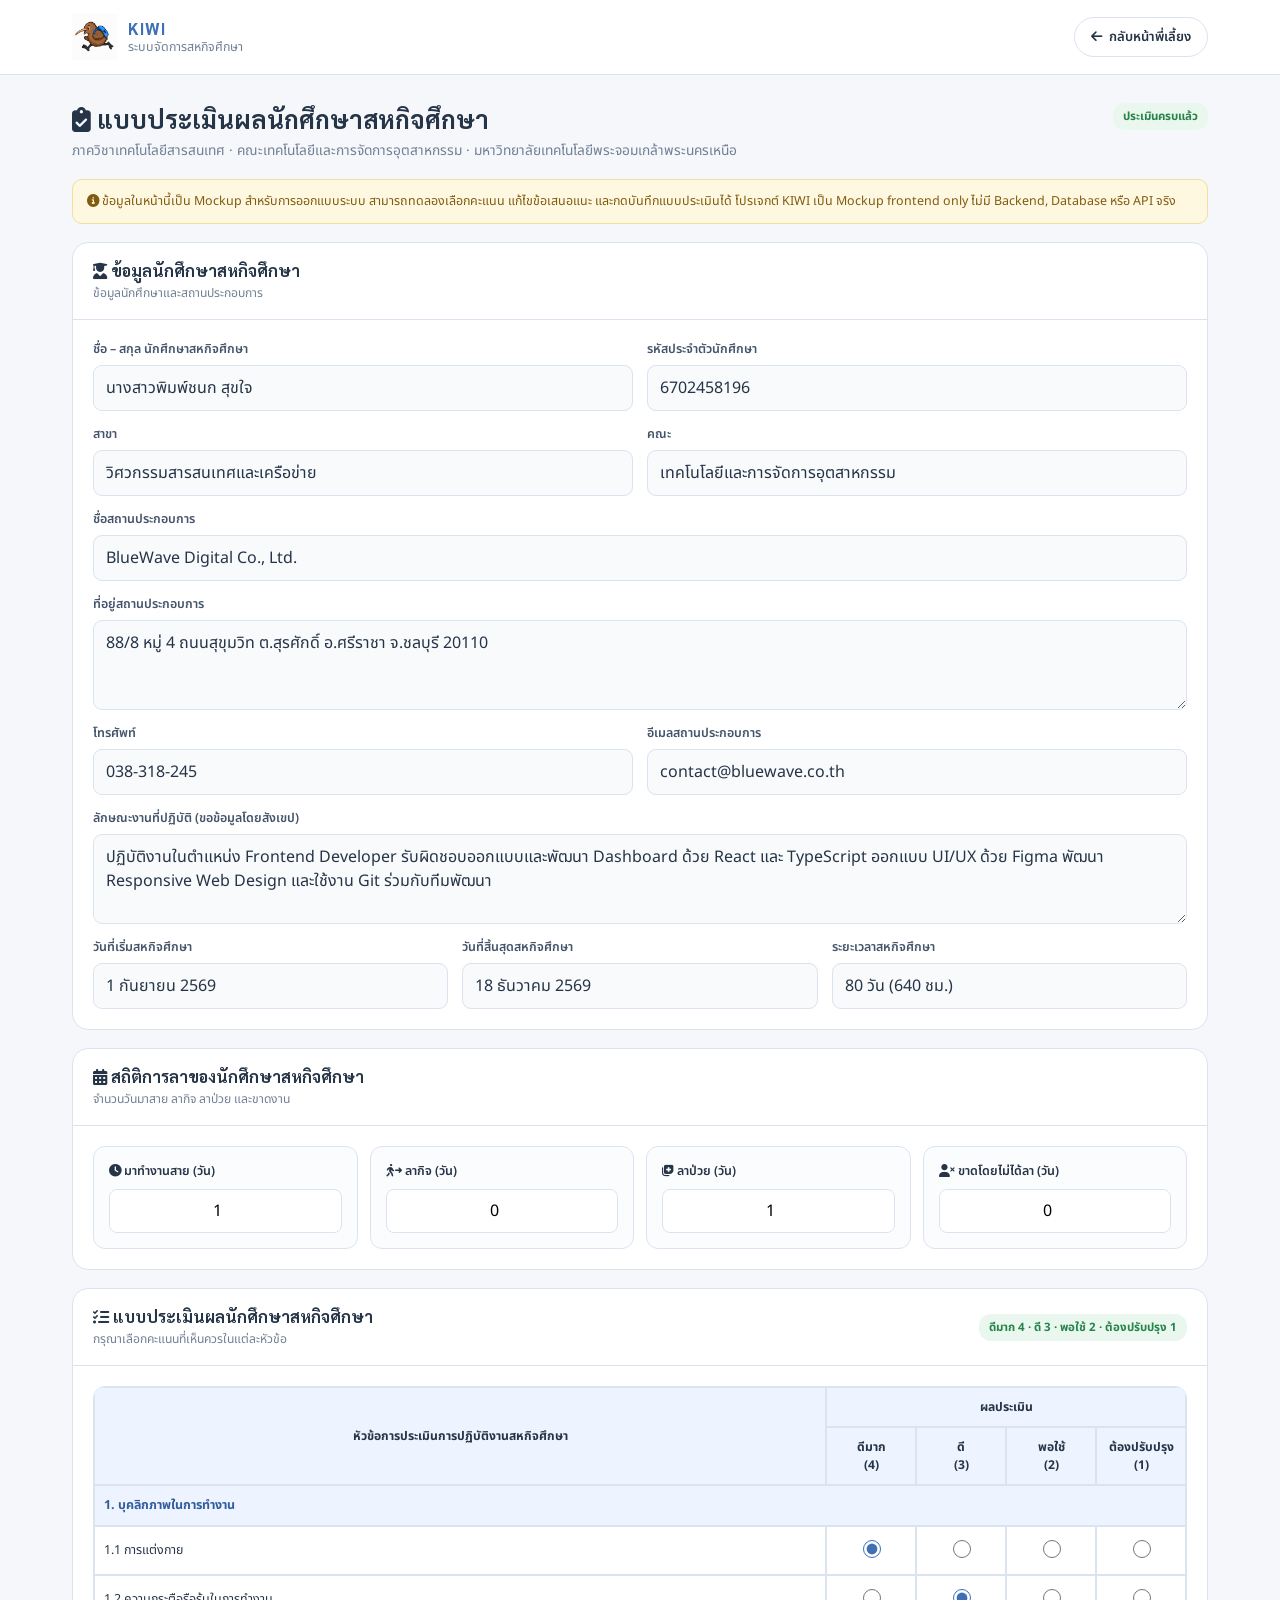
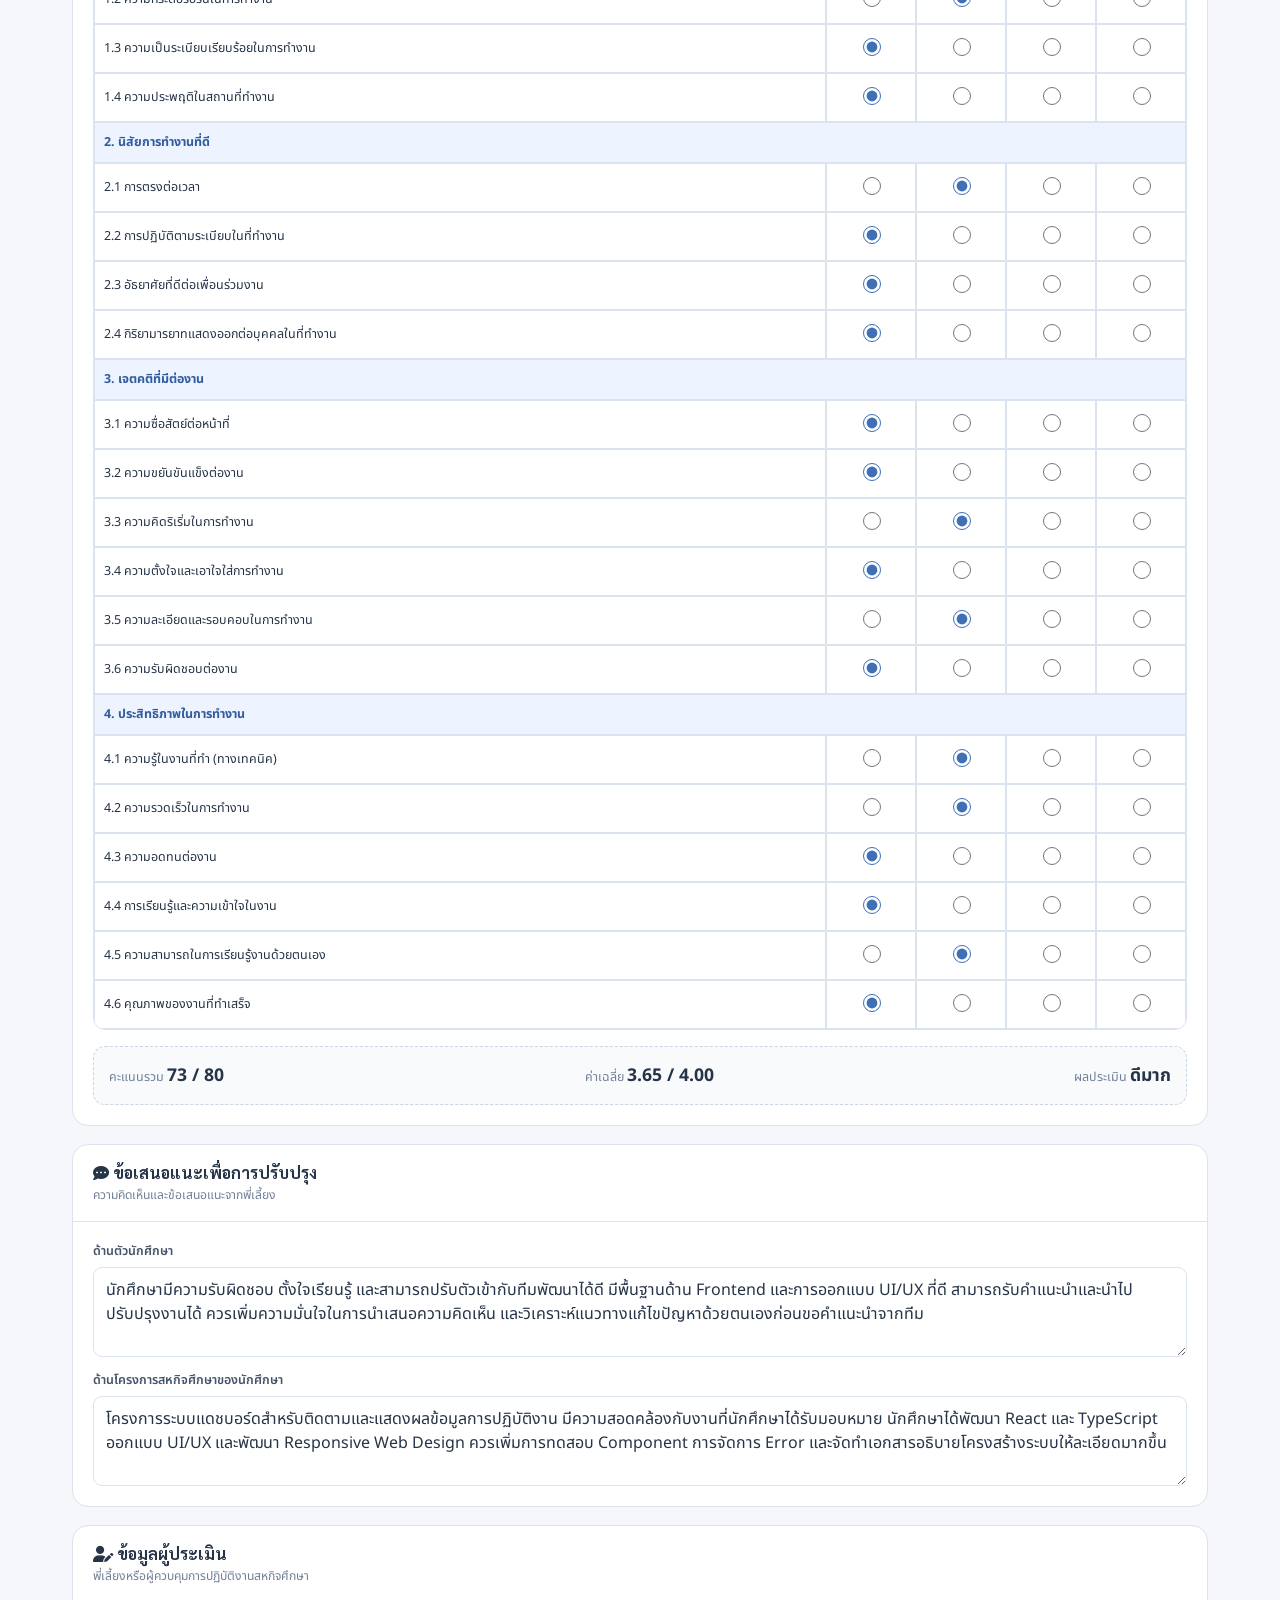
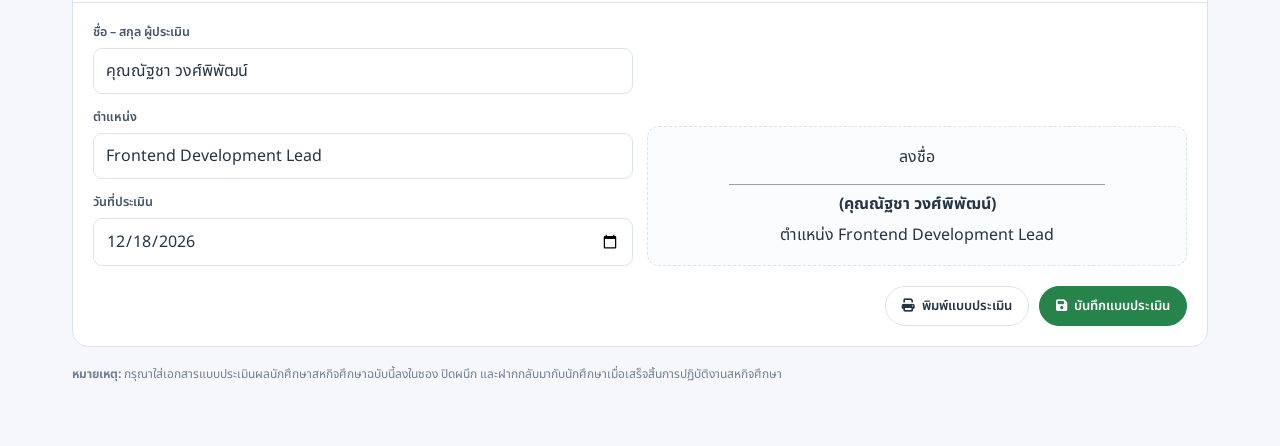
<file: student_coop_evaluation.html>
<!doctype html>
<html lang="th">

<head>
  <meta charset="UTF-8" />
  <meta name="viewport" content="width=device-width, initial-scale=1.0" />
  <title>พี่เลี้ยง | ประเมินนักศึกษาสหกิจศึกษา | KIWI</title>

  <link
    href="https://fonts.googleapis.com/css2?family=Sarabun:wght@400;500;600;700&family=Noto+Sans+Thai:wght@400;500;600;700&display=swap"
    rel="stylesheet" />
  <link rel="stylesheet" href="https://cdnjs.cloudflare.com/ajax/libs/font-awesome/6.4.0/css/all.min.css" />

  <style>
    :root {
      --primary: #3f6fb5;
      --primary-light: #eef4ff;
      --border: #dbe3ef;
      --text: #263447;
      --muted: #718096;
      --bg: #f5f7fb;
      --success: #26834a;
      --success-bg: #eaf7ef;
      --warning: #946200;
      --warning-bg: #fff3cd;
      --danger: #b42318;
      --danger-bg: #fee4e2;
    }

    * {
      box-sizing: border-box;
    }

    body {
      margin: 0;
      font-family: "Noto Sans Thai", sans-serif;
      color: var(--text);
      background: var(--bg);
    }

    button,
    input,
    textarea {
      font: inherit;
    }

    .navbar {
      background: #fff;
      border-bottom: 1px solid var(--border);
      position: sticky;
      top: 0;
      z-index: 10;
    }

    .nav-container {
      max-width: 1180px;
      margin: auto;
      padding: 14px 22px;
      display: flex;
      justify-content: space-between;
      align-items: center;
      gap: 16px;
      flex-wrap: wrap;
    }

    .brand {
      text-decoration: none;
      color: var(--text);
      display: flex;
      align-items: center;
      gap: 10px;
    }

    .brand-logo {
      width: 46px;
      height: 46px;
      object-fit: contain;
    }

    .brand-text {
      display: flex;
      flex-direction: column;
      line-height: 1.15;
    }

    .brand-text strong {
      font-family: "Sarabun", sans-serif;
      font-size: 1.05rem;
      color: var(--primary);
    }

    .brand-text span {
      margin-top: 3px;
      color: var(--muted);
      font-size: 0.78rem;
      white-space: nowrap;
    }

    .nav-actions {
      display: flex;
      gap: 8px;
      flex-wrap: wrap;
    }

    .btn {
      border: 1px solid var(--border);
      background: #fff;
      color: var(--text);
      border-radius: 20px;
      padding: 9px 16px;
      font-size: 0.82rem;
      font-weight: 600;
      cursor: pointer;
      text-decoration: none;
      display: inline-flex;
      align-items: center;
      justify-content: center;
      gap: 7px;
    }

    .btn:hover {
      opacity: 0.9;
    }

    .btn.primary {
      background: var(--primary);
      border-color: var(--primary);
      color: #fff;
    }

    .btn.success {
      background: var(--success);
      border-color: var(--success);
      color: #fff;
    }

    .container {
      max-width: 1180px;
      margin: 0 auto;
      padding: 28px 22px 50px;
    }

    .page-head {
      display: flex;
      justify-content: space-between;
      align-items: flex-start;
      gap: 20px;
      flex-wrap: wrap;
      margin-bottom: 18px;
    }

    .page-head h1 {
      font-family: "Sarabun", sans-serif;
      margin: 0 0 5px;
      font-size: 1.55rem;
    }

    .page-head p {
      margin: 0;
      color: var(--muted);
      font-size: 0.86rem;
    }

    .tag {
      display: inline-block;
      border-radius: 12px;
      padding: 5px 10px;
      font-size: 0.72rem;
      font-weight: 700;
    }

    .tag.wait {
      background: var(--warning-bg);
      color: var(--warning);
    }

    .tag.done {
      background: var(--success-bg);
      color: var(--success);
    }

    .section-card {
      background: #fff;
      border: 1px solid var(--border);
      border-radius: 16px;
      margin-bottom: 18px;
      overflow: hidden;
    }

    .section-head {
      padding: 17px 20px;
      border-bottom: 1px solid var(--border);
      display: flex;
      justify-content: space-between;
      align-items: center;
      gap: 12px;
      flex-wrap: wrap;
    }

    .section-head h2 {
      font-family: "Sarabun", sans-serif;
      margin: 0;
      font-size: 1.02rem;
    }

    .section-head p {
      margin: 3px 0 0;
      color: var(--muted);
      font-size: 0.76rem;
    }

    .section-body {
      padding: 20px;
    }

    .grid-2 {
      display: grid;
      grid-template-columns: 1fr 1fr;
      gap: 14px;
    }

    .grid-3 {
      display: grid;
      grid-template-columns: repeat(3, 1fr);
      gap: 14px;
    }

    .field {
      display: flex;
      flex-direction: column;
      gap: 6px;
    }

    .field.full {
      grid-column: 1/-1;
    }

    .field label {
      font-size: 0.78rem;
      font-weight: 600;
      color: #44546a;
    }

    .field input,
    .field textarea {
      width: 100%;
      border: 1px solid var(--border);
      border-radius: 9px;
      padding: 10px 12px;
      background: #fff;
      color: var(--text);
      outline: none;
    }

    .field input:focus,
    .field textarea:focus {
      border-color: var(--primary);
      box-shadow: 0 0 0 3px rgba(63, 111, 181, 0.08);
    }

    .field input[readonly],
    .field textarea[readonly] {
      background: #f8fafc;
    }

    .field textarea {
      min-height: 90px;
      resize: vertical;
    }

    .attendance-grid {
      display: grid;
      grid-template-columns: repeat(4, 1fr);
      gap: 12px;
    }

    .attendance-box {
      border: 1px solid var(--border);
      border-radius: 12px;
      padding: 15px;
      background: #fbfcfe;
    }

    .attendance-box label {
      display: block;
      font-size: 0.78rem;
      font-weight: 600;
      margin-bottom: 8px;
    }

    .attendance-box input {
      width: 100%;
      padding: 9px;
      border: 1px solid var(--border);
      border-radius: 8px;
      text-align: center;
    }

    .table-wrap {
      overflow-x: auto;
      border: 1px solid var(--border);
      border-radius: 12px;
    }

    .evaluation-table {
      width: 100%;
      border-collapse: separate;
      border-spacing: 0;
      min-width: 850px;
    }

    .evaluation-table th,
    .evaluation-table td {
      border: 1px solid var(--border);
      padding: 10px 9px;
      vertical-align: middle;
    }

    .evaluation-table thead th {
      background: var(--primary-light);
      font-size: 0.76rem;
      text-align: center;
      font-weight: 700;
    }

    .evaluation-table tbody tr:not(.group-row):hover {
      background: #f8fbff;
    }

    .evaluation-table td {
      font-size: 0.78rem;
    }

    .evaluation-table td.criteria {
      min-width: 400px;
    }

    .evaluation-table td.score-cell {
      text-align: center;
      width: 90px;
    }

    .evaluation-table input[type="radio"] {
      width: 18px;
      height: 18px;
      cursor: pointer;
      accent-color: var(--primary);
    }

    .group-row td {
      background: var(--primary-light);
      font-weight: 700;
      color: #315d9e;
    }

    .summary-grid {
      display: grid;
      grid-template-columns: repeat(4, 1fr);
      gap: 12px;
    }

    .summary-box {
      border: 1px solid var(--border);
      border-radius: 12px;
      padding: 15px;
      background: #fff;
    }

    .summary-box b {
      display: block;
      font-size: 1.25rem;
      margin-bottom: 4px;
    }

    .summary-box span {
      color: var(--muted);
      font-size: 0.75rem;
    }

    .score-summary {
      background: #f8fafc;
      border: 1px dashed #cbd5e1;
      border-radius: 12px;
      padding: 15px;
      margin-top: 16px;
    }

    .score-summary-row {
      display: flex;
      justify-content: space-between;
      gap: 12px;
      flex-wrap: wrap;
      align-items: center;
    }

    .score-summary strong {
      font-size: 1.1rem;
    }

    .footer-actions {
      display: flex;
      justify-content: flex-end;
      gap: 10px;
      flex-wrap: wrap;
      margin-top: 20px;
    }

    .mockup-note {
      padding: 12px 14px;
      border-radius: 10px;
      background: #fff8e1;
      color: #805b10;
      font-size: 0.78rem;
      margin-bottom: 18px;
      border: 1px solid #f2df9d;
    }

    .signature-grid {
      display: grid;
      grid-template-columns: 1fr 1fr;
      gap: 14px;
      align-items: end;
    }

    .signature-preview {
      border: 1px dashed var(--border);
      border-radius: 12px;
      padding: 18px;
      text-align: center;
      min-height: 132px;
      display: flex;
      flex-direction: column;
      justify-content: center;
      gap: 7px;
      background: #fbfcfe;
    }

    .signature-line {
      width: 75%;
      margin: 8px auto 0;
      border-bottom: 1px solid #98a2b3;
    }

    @media (max-width: 850px) {

      .grid-2,
      .grid-3,
      .signature-grid {
        grid-template-columns: 1fr;
      }

      .attendance-grid,
      .summary-grid {
        grid-template-columns: 1fr 1fr;
      }

      .field.full {
        grid-column: auto;
      }
    }

    @media (max-width: 520px) {

      .attendance-grid,
      .summary-grid {
        grid-template-columns: 1fr;
      }

      .nav-container {
        align-items: flex-start;
      }

      .brand-logo {
        width: 40px;
        height: 40px;
      }

      .brand-text strong {
        font-size: 0.95rem;
      }

      .brand-text span {
        font-size: 0.68rem;
      }

      .nav-actions .btn {
        padding: 8px 10px;
        font-size: 0;
      }

      .nav-actions .btn i {
        font-size: 0.85rem;
      }
    }

    @media print {
      body {
        background: #fff;
      }

      .navbar,
      .footer-actions,
      .mockup-note {
        display: none !important;
      }

      .container {
        max-width: none;
        padding: 0;
      }

      .section-card {
        border: 1px solid #bbb;
        break-inside: avoid;
        box-shadow: none;
      }

      .section-head {
        background: #fff;
      }
    }
  </style>
</head>

<body>
  <header class="navbar">
    <div class="nav-container">
      <a href="index.html" class="brand">
        <img src="images/logo_kiwi.png" alt="KIWI Logo" class="brand-logo" />
        <div class="brand-text">
          <strong>KIWI</strong>
          <span>ระบบจัดการสหกิจศึกษา</span>
        </div>
      </a>

      <div class="nav-actions">
        <a href="mentor_coop.html" class="btn">
          <i class="fa-solid fa-arrow-left"></i>
          กลับหน้าพี่เลี้ยง
        </a>
      </div>
    </div>
  </header>

  <main class="container">
    <div class="page-head">
      <div>
        <h1>
          <i class="fa-solid fa-clipboard-check"></i>
          แบบประเมินผลนักศึกษาสหกิจศึกษา
        </h1>

        <p>
          ภาควิชาเทคโนโลยีสารสนเทศ · คณะเทคโนโลยีและการจัดการอุตสาหกรรม ·
          มหาวิทยาลัยเทคโนโลยีพระจอมเกล้าพระนครเหนือ
        </p>
      </div>

      <span class="tag wait" id="evaluationStatus"> ยังประเมินไม่ครบ </span>
    </div>

    <div class="mockup-note">
      <i class="fa-solid fa-circle-info"></i>
      ข้อมูลในหน้านี้เป็น Mockup สำหรับการออกแบบระบบ สามารถทดลองเลือกคะแนน
      แก้ไขข้อเสนอแนะ และกดบันทึกแบบประเมินได้ โปรเจกต์ KIWI เป็น Mockup
      frontend only ไม่มี Backend, Database หรือ API จริง
    </div>

    <!-- ข้อมูลนักศึกษา -->
    <!-- ข้อมูลนักศึกษา -->
    <section class="section-card">
      <div class="section-head">
        <div>
          <h2>
            <i class="fa-solid fa-user-graduate"></i>
            ข้อมูลนักศึกษาสหกิจศึกษา
          </h2>

          <p>ข้อมูลนักศึกษาและสถานประกอบการ</p>
        </div>
      </div>

      <div class="section-body">
        <div class="grid-2">

          <div class="field">
            <label>ชื่อ – สกุล นักศึกษาสหกิจศึกษา</label>
            <input type="text" value="นางสาวพิมพ์ชนก สุขใจ" readonly />
          </div>

          <div class="field">
            <label>รหัสประจำตัวนักศึกษา</label>
            <input type="text" value="6702458196" readonly />
          </div>

          <div class="field">
            <label>สาขา</label>
            <input type="text" value="วิศวกรรมสารสนเทศและเครือข่าย" readonly />
          </div>

          <div class="field">
            <label>คณะ</label>
            <input type="text" value="เทคโนโลยีและการจัดการอุตสาหกรรม" readonly />
          </div>

          <div class="field full">
            <label>ชื่อสถานประกอบการ</label>
            <input type="text" value="BlueWave Digital Co., Ltd." readonly />
          </div>

          <div class="field full">
            <label>ที่อยู่สถานประกอบการ</label>

            <textarea readonly>88/8 หมู่ 4 ถนนสุขุมวิท ต.สุรศักดิ์ อ.ศรีราชา จ.ชลบุรี 20110</textarea>
          </div>

          <div class="field">
            <label>โทรศัพท์</label>
            <input type="text" value="038-318-245" readonly />
          </div>

          <div class="field">
            <label>อีเมลสถานประกอบการ</label>
            <input type="email" value="contact@bluewave.co.th" readonly />
          </div>

          <div class="field full">
            <label>ลักษณะงานที่ปฏิบัติ (ขอข้อมูลโดยสังเขป)</label>

            <textarea
              readonly>ปฏิบัติงานในตำแหน่ง Frontend Developer รับผิดชอบออกแบบและพัฒนา Dashboard ด้วย React และ TypeScript ออกแบบ UI/UX ด้วย Figma พัฒนา Responsive Web Design และใช้งาน Git ร่วมกับทีมพัฒนา</textarea>
          </div>

        </div>

        <div class="grid-3" style="margin-top: 14px">

          <div class="field">
            <label>วันที่เริ่มสหกิจศึกษา</label>
            <input type="text" value="1 กันยายน 2569" readonly />
          </div>

          <div class="field">
            <label>วันที่สิ้นสุดสหกิจศึกษา</label>
            <input type="text" value="18 ธันวาคม 2569" readonly />
          </div>

          <div class="field">
            <label>ระยะเวลาสหกิจศึกษา</label>
            <input type="text" value="80 วัน (640 ชม.)" readonly />
          </div>

        </div>
      </div>
    </section>


    <!-- สถิติการลา -->
    <section class="section-card">
      <div class="section-head">
        <div>
          <h2>
            <i class="fa-solid fa-calendar-days"></i>
            สถิติการลาของนักศึกษาสหกิจศึกษา
          </h2>

          <p>จำนวนวันมาสาย ลากิจ ลาป่วย และขาดงาน</p>
        </div>
      </div>

      <div class="section-body">
        <div class="attendance-grid">

          <div class="attendance-box">
            <label>
              <i class="fa-solid fa-clock"></i>
              มาทำงานสาย (วัน)
            </label>

            <input id="lateDays" type="number" min="0" value="1" />
          </div>

          <div class="attendance-box">
            <label>
              <i class="fa-solid fa-person-walking-arrow-right"></i>
              ลากิจ (วัน)
            </label>

            <input id="personalLeave" type="number" min="0" value="0" />
          </div>

          <div class="attendance-box">
            <label>
              <i class="fa-solid fa-notes-medical"></i>
              ลาป่วย (วัน)
            </label>

            <input id="sickLeave" type="number" min="0" value="1" />
          </div>

          <div class="attendance-box">
            <label>
              <i class="fa-solid fa-user-xmark"></i>
              ขาดโดยไม่ได้ลา (วัน)
            </label>

            <input id="absentDays" type="number" min="0" value="0" />
          </div>

        </div>
      </div>
    </section>

    <!-- แบบประเมิน -->
    <section class="section-card">
      <div class="section-head">
        <div>
          <h2>
            <i class="fa-solid fa-list-check"></i>
            แบบประเมินผลนักศึกษาสหกิจศึกษา
          </h2>

          <p>กรุณาเลือกคะแนนที่เห็นควรในแต่ละหัวข้อ</p>
        </div>

        <div>
          <span class="tag done">
            ดีมาก 4 · ดี 3 · พอใช้ 2 · ต้องปรับปรุง 1
          </span>
        </div>
      </div>

      <div class="section-body">
        <div class="table-wrap">
          <table class="evaluation-table">
            <thead>
              <tr>
                <th rowspan="2">หัวข้อการประเมินการปฏิบัติงานสหกิจศึกษา</th>
                <th colspan="4">ผลประเมิน</th>
              </tr>

              <tr>
                <th>ดีมาก<br />(4)</th>
                <th>ดี<br />(3)</th>
                <th>พอใช้<br />(2)</th>
                <th>ต้องปรับปรุง<br />(1)</th>
              </tr>
            </thead>

            <tbody id="evaluationBody">
              <tr class="group-row">
                <td colspan="5">1. บุคลิกภาพในการทำงาน</td>
              </tr>

              <tr>
                <td class="criteria">1.1 การแต่งกาย</td>
                <td class="score-cell">
                  <input type="radio" name="q1" value="4" checked />
                </td>
                <td class="score-cell">
                  <input type="radio" name="q1" value="3" />
                </td>
                <td class="score-cell">
                  <input type="radio" name="q1" value="2" />
                </td>
                <td class="score-cell">
                  <input type="radio" name="q1" value="1" />
                </td>
              </tr>

              <tr>
                <td class="criteria">1.2 ความกระตือรือร้นในการทำงาน</td>
                <td class="score-cell">
                  <input type="radio" name="q2" value="4" />
                </td>
                <td class="score-cell">
                  <input type="radio" name="q2" value="3" checked />
                </td>
                <td class="score-cell">
                  <input type="radio" name="q2" value="2" />
                </td>
                <td class="score-cell">
                  <input type="radio" name="q2" value="1" />
                </td>
              </tr>

              <tr>
                <td class="criteria">
                  1.3 ความเป็นระเบียบเรียบร้อยในการทำงาน
                </td>
                <td class="score-cell">
                  <input type="radio" name="q3" value="4" checked />
                </td>
                <td class="score-cell">
                  <input type="radio" name="q3" value="3" />
                </td>
                <td class="score-cell">
                  <input type="radio" name="q3" value="2" />
                </td>
                <td class="score-cell">
                  <input type="radio" name="q3" value="1" />
                </td>
              </tr>

              <tr>
                <td class="criteria">1.4 ความประพฤติในสถานที่ทำงาน</td>
                <td class="score-cell">
                  <input type="radio" name="q4" value="4" checked />
                </td>
                <td class="score-cell">
                  <input type="radio" name="q4" value="3" />
                </td>
                <td class="score-cell">
                  <input type="radio" name="q4" value="2" />
                </td>
                <td class="score-cell">
                  <input type="radio" name="q4" value="1" />
                </td>
              </tr>

              <tr class="group-row">
                <td colspan="5">2. นิสัยการทำงานที่ดี</td>
              </tr>

              <tr>
                <td class="criteria">2.1 การตรงต่อเวลา</td>
                <td class="score-cell">
                  <input type="radio" name="q5" value="4" />
                </td>
                <td class="score-cell">
                  <input type="radio" name="q5" value="3" checked />
                </td>
                <td class="score-cell">
                  <input type="radio" name="q5" value="2" />
                </td>
                <td class="score-cell">
                  <input type="radio" name="q5" value="1" />
                </td>
              </tr>

              <tr>
                <td class="criteria">2.2 การปฏิบัติตามระเบียบในที่ทำงาน</td>
                <td class="score-cell">
                  <input type="radio" name="q6" value="4" checked />
                </td>
                <td class="score-cell">
                  <input type="radio" name="q6" value="3" />
                </td>
                <td class="score-cell">
                  <input type="radio" name="q6" value="2" />
                </td>
                <td class="score-cell">
                  <input type="radio" name="q6" value="1" />
                </td>
              </tr>

              <tr>
                <td class="criteria">2.3 อัธยาศัยที่ดีต่อเพื่อนร่วมงาน</td>
                <td class="score-cell">
                  <input type="radio" name="q7" value="4" checked />
                </td>
                <td class="score-cell">
                  <input type="radio" name="q7" value="3" />
                </td>
                <td class="score-cell">
                  <input type="radio" name="q7" value="2" />
                </td>
                <td class="score-cell">
                  <input type="radio" name="q7" value="1" />
                </td>
              </tr>

              <tr>
                <td class="criteria">
                  2.4 กิริยามารยาทแสดงออกต่อบุคคลในที่ทำงาน
                </td>
                <td class="score-cell">
                  <input type="radio" name="q8" value="4" checked />
                </td>
                <td class="score-cell">
                  <input type="radio" name="q8" value="3" />
                </td>
                <td class="score-cell">
                  <input type="radio" name="q8" value="2" />
                </td>
                <td class="score-cell">
                  <input type="radio" name="q8" value="1" />
                </td>
              </tr>

              <tr class="group-row">
                <td colspan="5">3. เจตคติที่มีต่องาน</td>
              </tr>

              <tr>
                <td class="criteria">3.1 ความซื่อสัตย์ต่อหน้าที่</td>
                <td class="score-cell">
                  <input type="radio" name="q9" value="4" checked />
                </td>
                <td class="score-cell">
                  <input type="radio" name="q9" value="3" />
                </td>
                <td class="score-cell">
                  <input type="radio" name="q9" value="2" />
                </td>
                <td class="score-cell">
                  <input type="radio" name="q9" value="1" />
                </td>
              </tr>

              <tr>
                <td class="criteria">3.2 ความขยันขันแข็งต่องาน</td>
                <td class="score-cell">
                  <input type="radio" name="q10" value="4" checked />
                </td>
                <td class="score-cell">
                  <input type="radio" name="q10" value="3" />
                </td>
                <td class="score-cell">
                  <input type="radio" name="q10" value="2" />
                </td>
                <td class="score-cell">
                  <input type="radio" name="q10" value="1" />
                </td>
              </tr>

              <tr>
                <td class="criteria">3.3 ความคิดริเริ่มในการทำงาน</td>
                <td class="score-cell">
                  <input type="radio" name="q11" value="4" />
                </td>
                <td class="score-cell">
                  <input type="radio" name="q11" value="3" checked />
                </td>
                <td class="score-cell">
                  <input type="radio" name="q11" value="2" />
                </td>
                <td class="score-cell">
                  <input type="radio" name="q11" value="1" />
                </td>
              </tr>

              <tr>
                <td class="criteria">3.4 ความตั้งใจและเอาใจใส่การทำงาน</td>
                <td class="score-cell">
                  <input type="radio" name="q12" value="4" checked />
                </td>
                <td class="score-cell">
                  <input type="radio" name="q12" value="3" />
                </td>
                <td class="score-cell">
                  <input type="radio" name="q12" value="2" />
                </td>
                <td class="score-cell">
                  <input type="radio" name="q12" value="1" />
                </td>
              </tr>

              <tr>
                <td class="criteria">3.5 ความละเอียดและรอบคอบในการทำงาน</td>
                <td class="score-cell">
                  <input type="radio" name="q13" value="4" />
                </td>
                <td class="score-cell">
                  <input type="radio" name="q13" value="3" checked />
                </td>
                <td class="score-cell">
                  <input type="radio" name="q13" value="2" />
                </td>
                <td class="score-cell">
                  <input type="radio" name="q13" value="1" />
                </td>
              </tr>

              <tr>
                <td class="criteria">3.6 ความรับผิดชอบต่องาน</td>
                <td class="score-cell">
                  <input type="radio" name="q14" value="4" checked />
                </td>
                <td class="score-cell">
                  <input type="radio" name="q14" value="3" />
                </td>
                <td class="score-cell">
                  <input type="radio" name="q14" value="2" />
                </td>
                <td class="score-cell">
                  <input type="radio" name="q14" value="1" />
                </td>
              </tr>

              <tr class="group-row">
                <td colspan="5">4. ประสิทธิภาพในการทำงาน</td>
              </tr>

              <tr>
                <td class="criteria">4.1 ความรู้ในงานที่ทำ (ทางเทคนิค)</td>
                <td class="score-cell">
                  <input type="radio" name="q15" value="4" />
                </td>
                <td class="score-cell">
                  <input type="radio" name="q15" value="3" checked />
                </td>
                <td class="score-cell">
                  <input type="radio" name="q15" value="2" />
                </td>
                <td class="score-cell">
                  <input type="radio" name="q15" value="1" />
                </td>
              </tr>

              <tr>
                <td class="criteria">4.2 ความรวดเร็วในการทำงาน</td>
                <td class="score-cell">
                  <input type="radio" name="q16" value="4" />
                </td>
                <td class="score-cell">
                  <input type="radio" name="q16" value="3" checked />
                </td>
                <td class="score-cell">
                  <input type="radio" name="q16" value="2" />
                </td>
                <td class="score-cell">
                  <input type="radio" name="q16" value="1" />
                </td>
              </tr>

              <tr>
                <td class="criteria">4.3 ความอดทนต่องาน</td>
                <td class="score-cell">
                  <input type="radio" name="q17" value="4" checked />
                </td>
                <td class="score-cell">
                  <input type="radio" name="q17" value="3" />
                </td>
                <td class="score-cell">
                  <input type="radio" name="q17" value="2" />
                </td>
                <td class="score-cell">
                  <input type="radio" name="q17" value="1" />
                </td>
              </tr>

              <tr>
                <td class="criteria">4.4 การเรียนรู้และความเข้าใจในงาน</td>
                <td class="score-cell">
                  <input type="radio" name="q18" value="4" checked />
                </td>
                <td class="score-cell">
                  <input type="radio" name="q18" value="3" />
                </td>
                <td class="score-cell">
                  <input type="radio" name="q18" value="2" />
                </td>
                <td class="score-cell">
                  <input type="radio" name="q18" value="1" />
                </td>
              </tr>

              <tr>
                <td class="criteria">
                  4.5 ความสามารถในการเรียนรู้งานด้วยตนเอง
                </td>
                <td class="score-cell">
                  <input type="radio" name="q19" value="4" />
                </td>
                <td class="score-cell">
                  <input type="radio" name="q19" value="3" checked />
                </td>
                <td class="score-cell">
                  <input type="radio" name="q19" value="2" />
                </td>
                <td class="score-cell">
                  <input type="radio" name="q19" value="1" />
                </td>
              </tr>

              <tr>
                <td class="criteria">4.6 คุณภาพของงานที่ทำเสร็จ</td>
                <td class="score-cell">
                  <input type="radio" name="q20" value="4" checked />
                </td>
                <td class="score-cell">
                  <input type="radio" name="q20" value="3" />
                </td>
                <td class="score-cell">
                  <input type="radio" name="q20" value="2" />
                </td>
                <td class="score-cell">
                  <input type="radio" name="q20" value="1" />
                </td>
              </tr>
            </tbody>
          </table>
        </div>

        <div class="score-summary">
          <div class="score-summary-row">
            <div>
              <span style="color: var(--muted); font-size: 0.78rem">
                คะแนนรวม
              </span>

              <strong id="totalScore"> 0 / 80 </strong>
            </div>

            <div>
              <span style="color: var(--muted); font-size: 0.78rem">
                ค่าเฉลี่ย
              </span>

              <strong id="averageScore"> 0.00 / 4.00 </strong>
            </div>

            <div>
              <span style="color: var(--muted); font-size: 0.78rem">
                ผลประเมิน
              </span>

              <strong id="resultText"> - </strong>
            </div>
          </div>
        </div>
      </div>
    </section>


    <!-- ข้อเสนอแนะ -->
    <section class="section-card">
      <div class="section-head">
        <div>
          <h2>
            <i class="fa-solid fa-comment-dots"></i>
            ข้อเสนอแนะเพื่อการปรับปรุง
          </h2>

          <p>ความคิดเห็นและข้อเสนอแนะจากพี่เลี้ยง</p>
        </div>
      </div>

      <div class="section-body">
        <div class="grid-2">

          <div class="field full">
            <label>ด้านตัวนักศึกษา</label>

            <textarea
              id="studentSuggestion">นักศึกษามีความรับผิดชอบ ตั้งใจเรียนรู้ และสามารถปรับตัวเข้ากับทีมพัฒนาได้ดี มีพื้นฐานด้าน Frontend และการออกแบบ UI/UX ที่ดี สามารถรับคำแนะนำและนำไปปรับปรุงงานได้ ควรเพิ่มความมั่นใจในการนำเสนอความคิดเห็น และวิเคราะห์แนวทางแก้ไขปัญหาด้วยตนเองก่อนขอคำแนะนำจากทีม</textarea>
          </div>

          <div class="field full">
            <label>ด้านโครงการสหกิจศึกษาของนักศึกษา</label>

            <textarea
              id="projectSuggestion">โครงการระบบแดชบอร์ดสำหรับติดตามและแสดงผลข้อมูลการปฏิบัติงาน มีความสอดคล้องกับงานที่นักศึกษาได้รับมอบหมาย นักศึกษาได้พัฒนา React และ TypeScript ออกแบบ UI/UX และพัฒนา Responsive Web Design ควรเพิ่มการทดสอบ Component การจัดการ Error และจัดทำเอกสารอธิบายโครงสร้างระบบให้ละเอียดมากขึ้น</textarea>
          </div>

        </div>
      </div>
    </section>

    <!-- ผู้ประเมิน -->
    <section class="section-card">
      <div class="section-head">
        <div>
          <h2>
            <i class="fa-solid fa-user-pen"></i>
            ข้อมูลผู้ประเมิน
          </h2>

          <p>พี่เลี้ยงหรือผู้ควบคุมการปฏิบัติงานสหกิจศึกษา</p>
        </div>
      </div>

      <div class="section-body">

        <div class="signature-grid">

          <div class="grid-2">

            <div class="field full">
              <label>ชื่อ – สกุล ผู้ประเมิน</label>

              <input id="evaluatorName" type="text" value="คุณณัฐชา วงศ์พิพัฒน์" />
            </div>

            <div class="field full">
              <label>ตำแหน่ง</label>

              <input id="evaluatorPosition" type="text" value="Frontend Development Lead" />
            </div>

            <div class="field full">
              <label>วันที่ประเมิน</label>

              <input id="evaluationDate" type="date" value="2026-12-18" />
            </div>

          </div>


          <div class="signature-preview">

            <div>ลงชื่อ</div>

            <div class="signature-line"></div>

            <b id="signatureName">
              (คุณณัฐชา วงศ์พิพัฒน์)
            </b>

            <span id="signaturePosition">
              ตำแหน่ง Frontend Development Lead
            </span>

          </div>

        </div>


        <div class="footer-actions">

          <button type="button" class="btn" onclick="window.print()">
            <i class="fa-solid fa-print"></i>
            พิมพ์แบบประเมิน
          </button>

          <button type="button" class="btn success" id="saveEvaluation">
            <i class="fa-solid fa-floppy-disk"></i>
            บันทึกแบบประเมิน
          </button>

        </div>

      </div>
    </section>

    <p style="
    font-size: 0.75rem;
    color: var(--muted);
    line-height: 1.6;
  ">
      <strong>หมายเหตุ:</strong>
      กรุณาใส่เอกสารแบบประเมินผลนักศึกษาสหกิจศึกษาฉบับนี้ลงในซอง
      ปิดผนึก และฝากกลับมากับนักศึกษาเมื่อเสร็จสิ้นการปฏิบัติงานสหกิจศึกษา
    </p>
  </main>

  <script>
    const questionCount = 20;

    function calculateScore() {
      let total = 0;

      let answered = 0;

      for (let i = 1; i <= questionCount; i++) {
        const selected = document.querySelector(
          'input[name="q' + i + '"]:checked',
        );

        if (selected) {
          total += Number(selected.value);

          answered++;
        }
      }

      document.getElementById("totalScore").textContent =
        total + " / " + questionCount * 4;

      const average = answered > 0 ? total / answered : 0;

      document.getElementById("averageScore").textContent =
        average.toFixed(2) + " / 4.00";

      let result = "-";

      if (answered > 0) {
        if (average >= 3.5) {
          result = "ดีมาก";
        } else if (average >= 2.5) {
          result = "ดี";
        } else if (average >= 1.5) {
          result = "พอใช้";
        } else {
          result = "ต้องปรับปรุง";
        }
      }

      document.getElementById("resultText").textContent = result;

      const status = document.getElementById("evaluationStatus");

      if (answered === questionCount) {
        status.textContent = "ประเมินครบแล้ว";

        status.className = "tag done";
      } else {
        status.textContent =
          "ยังประเมินไม่ครบ (" + answered + "/" + questionCount + ")";

        status.className = "tag wait";
      }
    }

    document
      .querySelectorAll('#evaluationBody input[type="radio"]')
      .forEach((input) => {
        input.addEventListener("change", calculateScore);
      });

    const evaluatorName = document.getElementById("evaluatorName");

    const evaluatorPosition = document.getElementById("evaluatorPosition");

    evaluatorName.addEventListener("input", () => {
      document.getElementById("signatureName").textContent =
        "(" + evaluatorName.value + ")";
    });

    evaluatorPosition.addEventListener("input", () => {
      document.getElementById("signaturePosition").textContent =
        "ตำแหน่ง " + evaluatorPosition.value;
    });

    document
      .getElementById("saveEvaluation")
      .addEventListener("click", () => {
        let unanswered = [];

        for (let i = 1; i <= questionCount; i++) {
          const selected = document.querySelector(
            'input[name="q' + i + '"]:checked',
          );

          if (!selected) {
            unanswered.push(i);
          }
        }

        if (unanswered.length > 0) {
          alert(
            "กรุณาประเมินให้ครบทุกหัวข้อ\nยังไม่ได้ประเมินข้อ: " +
            unanswered.join(", "),
          );

          return;
        }

        const evaluator = evaluatorName.value.trim();

        if (!evaluator) {
          alert("กรุณากรอกชื่อผู้ประเมิน");

          evaluatorName.focus();

          return;
        }

        alert("บันทึกแบบประเมินเรียบร้อยแล้ว (Mockup)");

        const status = document.getElementById("evaluationStatus");

        status.textContent = "บันทึกแบบประเมินแล้ว";

        status.className = "tag done";
      });

    calculateScore();
  </script>
</body>

</html>
</file>
<file: style.css>
/* ==========================================
   1. Root Variables & Reset
   ========================================== */
:root {
  --primary-color: #1450A3;
  --primary-hover: #0F3D82;
  --primary-light: #EEF3FC;
  --text-dark: #0B1220;
  --text-muted: #4C5A72;
  --bg-light: #F2F4F7;
  --white: #ffffff;
  --border-color: #D9E1EE;
  --shadow: 0 4px 12px rgba(11, 18, 32, 0.08);
  --ink: #0B1220;
}

* {
  box-sizing: border-box;
  margin: 0;
  padding: 0;
  font-family: 'Noto Sans Thai', sans-serif;
}

h1, h2, h3, h4, .logo, .brand,
.btn-login, .btn-register, .btn-submit, .btn-apply-filter, .btn-reset-filter,
.job-title, .j-title, .c-name, .company-name,
.auth-header h2, .section-header h2, .search-title, .tab-btn {
  font-family: 'Sarabun', sans-serif;
}

html {
  height: 100%;
}

body {
  background-color: #F7F9FC;
  color: var(--text-dark);
  min-height: 100vh;
  display: flex;
  flex-direction: column;
}

/* ==========================================
   1.1 Sticky Footer — บังคับให้เนื้อหาหลักยืดเต็มพื้นที่
   ที่เหลือ เพื่อดัน .footer ให้ติดขอบล่างสุดของจอเสมอ
   แม้เนื้อหาในหน้านั้นจะสั้น (เช่น login.html, register.html)
   ========================================== */
body > main,
.auth-wrapper,
.dashboard-layout {
  flex: 1 0 auto;
  width: 100%;
}

.footer {
  flex-shrink: 0;
}

/* ==========================================
   2. Shared Utility Classes & Common UI
   ========================================== */

/* Flex Center Align Helpers */
.navbar,
.nav-container,
.auth-buttons,
.search-filter-wrapper,
.search-input-group,
.btn-search-icon,
.btn-filter-toggle,
.modal-overlay,
.filter-modal-header,
.custom-checkbox,
.btn-close-modal,
.bot-info,
.bot-avatar,
.chat-header,
.chat-footer,
.chat-toggle-btn,
.auth-wrapper,
.btn-google,
.divider,
.input-icon-wrapper,
.form-actions,
.remember-me {
  display: flex;
  align-items: center;
}

.search-filter-wrapper,
.search-input-group,
.btn-search-icon,
.btn-close-modal,
.bot-avatar,
.chat-toggle-btn,
.auth-wrapper,
.btn-google,
.divider {
  justify-content: center;
}

.nav-container,
.filter-modal-header,
.chat-header,
.form-actions {
  justify-content: space-between;
}
.brand {
  display: flex;
  align-items: center;
  gap: 10px;
  text-decoration: none;
}

.brand-logo {
  width: 42px;
  height: 42px;
  object-fit: contain;
}

.brand span {
  font-size: 18px;
  font-weight: 700;
  color: #1f2a44;
}
/* Common Interactive Buttons (Base Properties) */
.btn-register,
.btn-submit,
.btn-apply-filter,
.btn-search-icon,
.btn-filter-toggle,
.btn-google,
.btn-reset-filter,
.btn-close-modal,
.chat-toggle-btn,
.btn-login,
.btn-close-chat,
.quick-btn,
.chat-footer button {
  cursor: pointer;
  border-radius: 25px;
  border: none;
  font-size: 0.95rem;
  font-weight: 500;
  transition: all 0.2s ease;
}

/* Primary Filled Buttons */
.btn-register,
.btn-submit,
.btn-apply-filter,
.btn-search-icon,
.chat-toggle-btn,
.chat-footer button {
  background-color: var(--primary-color);
  color: var(--white);
}

.btn-register:hover,
.btn-submit:hover,
.btn-apply-filter:hover,
.btn-search-icon:hover,
.chat-toggle-btn:hover {
  background-color: var(--primary-hover);
}

/* Common Inputs & Selects Controls */
.filter-select,
.filter-input,
.input-icon-wrapper input,
.chat-footer input {
  width: 100%;
  border: 1px solid var(--border-color);
  outline: none;
  font-size: 0.9rem;
  transition: border-color 0.2s;
}

.filter-select:focus,
.filter-input:focus,
.input-icon-wrapper input:focus,
.search-input-group:focus-within {
  border-color: var(--primary-color);
}

/* Links & Secondary Colors hover */
.forgot-pass,
.terms-link,
.auth-footer a {
  color: var(--primary-color);
  text-decoration: none;
}

.forgot-pass:hover,
.terms-link:hover,
.auth-footer a:hover {
  text-decoration: underline;
}

/* ==========================================
   3. Navigation Bar
   ========================================== */
.navbar {
  background-color: var(--white);
  height: 70px;
  box-shadow: 0 1px 3px rgba(0, 0, 0, 0.05);
  position: sticky;
  top: 0;
  z-index: 100;
  
  /* จัดการดึง Container ให้อยู่ตรงกลางหน้าจอ */
  display: flex;
  justify-content: center;
  align-items: center;
  width: 100%;
}

.nav-container {
  width: 100%;
  max-width: 1200px;
  padding: 0 2rem;
  margin: 0 auto; /* เพิ่มประกันความแน่ใจให้อยู่ตรงกลาง */
  display: flex;
  align-items: center;
  justify-content: space-between;
}

.nav-links {
  list-style: none;
  display: flex;
  gap: 2.5rem;
}

.nav-links li a {
  text-decoration: none;
  color: var(--text-muted);
  font-size: 0.95rem;
  font-weight: 500;
  padding-bottom: 8px;
  transition: color 0.2s;
}

.nav-links li.active a {
  color: var(--primary-color);
  border-bottom: 2px solid var(--primary-color);
  font-weight: 600;
}

.nav-links li a:hover,
.btn-login:hover {
  color: var(--primary-color);
}

.auth-buttons {
  gap: 1rem;
}

.auth-buttons a {
  text-decoration: none;
  display: inline-block;
}

.btn-login {
  background: transparent;
  color: var(--text-dark);
  padding: 8px 16px;
}

.btn-login.active-link {
  color: var(--primary-color);
  font-weight: 600;
}

.btn-register {
  padding: 10px 24px;
}

/* ==========================================
   4. Main Content Area
   ========================================== */
.main-content {
  max-width: 1200px;
  margin: 4rem auto;
  padding: 0 2rem;
}

.hero-section {
  text-align: center;
  padding: 4rem 2rem;
  background: var(--white);
  border-radius: 16px;
  border: 1px solid var(--border-color);
}

.hero-section h1 {
  font-size: 2rem;
  color: var(--primary-color);
  margin-bottom: 1rem;
}

.hero-section p {
  color: var(--text-muted);
}

/* ==========================================
   5. Search Bar & Filter Toggle Styles
   ========================================== */
.search-filter-wrapper {
  gap: 12px;
  margin: 2rem auto 0;
  width: 100%;
  max-width: 680px;
}
.transfer-workplace {
    background: #dc3545 !important;
    color: #ffffff !important;
}

.transfer-workplace:hover {
    background: #bb2d3b !important;
}
.search-input-group {
  flex: 1;
  background-color: var(--white);
  border-radius: 30px;
  padding: 5px 6px 5px 20px;
  box-shadow: 0 2px 8px rgba(0, 0, 0, 0.05);
  border: 1px solid var(--border-color);
}

.search-input-group input {
  width: 100%;
  border: none;
  outline: none;
  font-size: 0.95rem;
  color: var(--text-dark);
  background: transparent;
}

.search-input-group input::placeholder {
  color: var(--text-muted);
}

.btn-search-icon {
  width: 42px;
  height: 42px;
  border-radius: 50%;
  font-size: 1.1rem;
  flex-shrink: 0;
}

.btn-filter-toggle {
  gap: 8px;
  background-color: var(--white);
  border: 1px solid var(--border-color);
  padding: 10px 20px;
  border-radius: 30px;
  color: var(--text-dark);
  box-shadow: 0 2px 8px rgba(0, 0, 0, 0.05);
  height: 52px;
}

.btn-filter-toggle:hover {
  border-color: var(--primary-color);
  color: var(--primary-color);
}

/* ==========================================
   6. Filter Modal Overlay & Card
   ========================================== */
.modal-overlay {
  position: fixed;
  top: 0;
  left: 0;
  width: 100vw;
  height: 100vh;
  background-color: rgba(0, 0, 0, 0.4);
  display: flex;            /* เพิ่มเพื่อให้ใช้ Flexbox */
  align-items: center;        /* จัดให้อยู่ตรงกลางแนวตั้ง */
  justify-content: center;    /* จัดให้อยู่ตรงกลางแนวนอน (แก้จุดนี้) */
  z-index: 2000;
  opacity: 1;
  transition: opacity 0.25s ease;
}

.modal-overlay.hidden {
  opacity: 0;
  pointer-events: none;
}

.filter-modal-card {
  background-color: var(--white);
  width: 90%;
  max-width: 480px;
  max-height: 85vh;
  border-radius: 20px;
  box-shadow: 0 10px 25px rgba(0, 0, 0, 0.15);
  display: flex;
  flex-direction: column;
  overflow: hidden;
  animation: modalSlideUp 0.3s ease;
}

@keyframes modalSlideUp {
  from { transform: translateY(30px); opacity: 0; }
  to { transform: translateY(0); opacity: 1; }
}

.filter-modal-header {
  padding: 1.2rem 1.5rem;
  border-bottom: 1px solid var(--border-color);
}

.filter-modal-header h3 {
  font-size: 1.15rem;
  font-weight: 600;
  color: var(--text-dark);
}

.btn-close-modal {
  width: 32px;
  height: 32px;
  border-radius: 50%;
  background-color: var(--text-muted);
  color: var(--white);
  font-size: 1rem;
}

.btn-close-modal:hover {
  background-color: var(--text-dark);
}

.filter-modal-body {
  padding: 1.5rem;
  overflow-y: auto;
  display: flex;
  flex-direction: column;
  gap: 1.2rem;
}

.filter-group-checkbox {
  display: flex;
  flex-direction: column;
  gap: 10px;
}

.custom-checkbox {
  gap: 10px;
  font-size: 0.9rem;
  color: var(--text-dark);
  cursor: pointer;
}

.custom-checkbox input {
  width: 18px;
  height: 18px;
  accent-color: var(--primary-color);
  cursor: pointer;
}

.filter-field {
  display: flex;
  flex-direction: column;
  gap: 6px;
}

.filter-field label {
  font-size: 0.88rem;
  font-weight: 600;
  color: var(--text-dark);
}

.filter-select,
.filter-input {
  padding: 12px 14px;
  background-color: var(--bg-light);
  border-radius: 10px;
}

.filter-select:focus,
.filter-input:focus {
  background-color: var(--white);
}

.filter-modal-footer {
  display: grid;
  grid-template-columns: 1fr 1fr;
  gap: 12px;
  padding: 1.2rem 1.5rem;
  border-top: 1px solid var(--border-color);
  background-color: var(--white);
}

.btn-reset-filter {
  background-color: var(--bg-light);
  color: var(--primary-color);
  padding: 12px;
  border-radius: 12px;
  font-weight: 600;
}

.btn-reset-filter:hover {
  background-color: var(--primary-light);
}

.btn-apply-filter {
  padding: 12px;
  border-radius: 12px;
  font-weight: 600;
}

/* ==========================================
   7. Auth (Login & Register Cards)
   ========================================== */
.auth-wrapper {
  min-height: calc(100vh - 120px);
  padding: 2rem 1rem;
}

.auth-card {
  background: var(--white);
  width: 100%;
  max-width: 440px;
  padding: 2.5rem 2rem;
  border-radius: 16px;
  border: 1px solid var(--border-color);
  box-shadow: var(--shadow);
}

.auth-header {
  text-align: center;
  margin-bottom: 1.8rem;
}

.auth-header h2 {
  font-size: 1.6rem;
  color: var(--primary-color);
  font-weight: 600;
  margin-bottom: 0.3rem;
}

.auth-header p {
  color: var(--text-muted);
  font-size: 0.88rem;
}

.btn-google {
  width: 100%;
  gap: 10px;
  background-color: var(--white);
  color: var(--text-dark);
  border: 1px solid var(--border-color);
  padding: 10px 16px;
  font-size: 0.9rem;
}

.btn-google:hover {
  background-color: #f8fafc;
  border-color: #cbd5e1;
}

.google-icon {
  width: 18px;
  height: 18px;
}

.divider {
  text-align: center;
  margin: 1.5rem 0;
  color: var(--text-muted);
  font-size: 0.8rem;
}

.divider::before,
.divider::after {
  content: '';
  flex: 1;
  border-bottom: 1px solid var(--border-color);
}

.divider span {
  padding: 0 10px;
}

.auth-form {
  display: flex;
  flex-direction: column;
  gap: 1.2rem;
}

.form-group {
  display: flex;
  flex-direction: column;
  gap: 0.4rem;
}

.form-group label {
  font-size: 0.88rem;
  font-weight: 500;
  color: var(--text-dark);
}

.input-icon-wrapper {
  position: relative;
}

.input-icon {
  position: absolute;
  left: 14px;
  color: var(--text-muted);
  font-size: 0.9rem;
}

.input-icon-wrapper input {
  padding: 10px 14px 10px 40px;
  border-radius: 8px;
}

.form-actions {
  font-size: 0.82rem;
}

.remember-me {
  gap: 6px;
  color: var(--text-muted);
  cursor: pointer;
}

.btn-submit {
  width: 100%;
  padding: 12px;
  margin-top: 0.5rem;
}

.auth-footer {
  text-align: center;
  margin-top: 1.5rem;
  font-size: 0.85rem;
  color: var(--text-muted);
}

.auth-footer a {
  font-weight: 500;
}

/* ==========================================
   8. Chatbot Floating Widget
   ========================================== */
.chatbot-container {
  position: fixed;
  bottom: 2rem;
  right: 2rem;
  z-index: 1000;
}

.chat-toggle-btn {
  width: 60px;
  height: 60px;
  border-radius: 50%;
  font-size: 1.5rem;
  box-shadow: var(--shadow);
  position: relative;
}

.chat-toggle-btn:hover {
  transform: scale(1.05);
}

.notification-badge {
  position: absolute;
  top: 2px;
  right: 2px;
  width: 14px;
  height: 14px;
  background-color: var(--ink);
  border: 2px solid var(--white);
  border-radius: 50%;
}

.chat-window {
  width: 360px;
  height: 500px;
  background-color: var(--white);
  border-radius: 16px;
  box-shadow: var(--shadow);
  display: flex;
  flex-direction: column;
  position: absolute;
  bottom: 75px;
  right: 0;
  overflow: hidden;
  transition: all 0.3s ease;
}

.chat-window.hidden {
  opacity: 0;
  transform: translateY(20px) scale(0.95);
  pointer-events: none;
}

.chat-header {
  background-color: var(--primary-color);
  color: var(--white);
  padding: 1rem;
}

.bot-info {
  gap: 10px;
}

.bot-avatar {
  width: 36px;
  height: 36px;
  background-color: rgba(255, 255, 255, 0.2);
  border-radius: 50%;
}

.bot-info h3 {
  font-size: 0.95rem;
  font-weight: 600;
}

.online-status {
  font-size: 0.75rem;
  color: #AEC0E0;
}

.btn-close-chat {
  background: transparent;
  color: var(--white);
  font-size: 1.2rem;
}

.chat-body {
  flex: 1;
  padding: 1rem;
  overflow-y: auto;
  display: flex;
  flex-direction: column;
  gap: 10px;
  background-color: #f8fafc;
}

.msg {
  max-width: 80%;
  padding: 10px 14px;
  border-radius: 12px;
  font-size: 0.88rem;
  line-height: 1.4;
}

.msg.bot {
  background-color: var(--white);
  color: var(--text-dark);
  align-self: flex-start;
  border: 1px solid var(--border-color);
  border-bottom-left-radius: 2px;
}

.msg.user {
  background-color: var(--primary-color);
  color: var(--white);
  align-self: flex-end;
  border-bottom-right-radius: 2px;
}

.chat-quick-replies {
  padding: 0.5rem 1rem;
  display: flex;
  gap: 6px;
  overflow-x: auto;
  background-color: #f8fafc;
}

.quick-btn {
  background: var(--white);
  border: 1px solid var(--primary-color);
  color: var(--primary-color);
  padding: 4px 10px;
  border-radius: 15px;
  font-size: 0.75rem;
  white-space: nowrap;
}

.quick-btn:hover {
  background-color: var(--primary-color);
  color: var(--white);
}

.chat-footer {
  padding: 0.8rem;
  gap: 8px;
  border-top: 1px solid var(--border-color);
  background-color: var(--white);
}

.chat-footer input {
  flex: 1;
  padding: 8px 12px;
  border-radius: 20px;
  font-size: 0.85rem;
}

.chat-footer button {
  width: 35px;
  height: 35px;
  border-radius: 50%;
}
/* ==========================================
   Recommended Jobs Section & Carousel
   ========================================== */
.job-recommend-section {
  max-width: 1200px;
  margin: 3rem auto;
  padding: 0 1.5rem;
}

.job-recommend-section .section-header {
  text-align: center;
  margin-bottom: 2rem;
}

.job-recommend-section .section-header h2 {
  font-size: 1.75rem;
  font-weight: 700;
  color: var(--text-dark);
  margin-bottom: 0.5rem;
}

.job-recommend-section .section-header p {
  font-size: 0.95rem;
  color: var(--text-muted);
}

.link-all-jobs {
  color: var(--primary-color);
  font-weight: 600;
  text-decoration: none;
  margin-left: 4px;
}

.link-all-jobs:hover {
  text-decoration: underline;
}

/* Carousel Container Layout */
.carousel-wrapper {
  position: relative;
  display: flex;
  align-items: center;
}

.job-cards-container {
  display: flex;
  gap: 1.25rem;
  overflow-x: auto;
  scroll-behavior: smooth;
  scrollbar-width: none; /* ซ่อน scrollbar ใน Firefox */
  padding: 10px 5px;
  width: 100%;
}

.job-cards-container::-webkit-scrollbar {
  display: none; /* ซ่อน scrollbar ใน Chrome/Safari */
}

/* Arrow Navigation Buttons */
.nav-btn {
  position: absolute;
  top: 50%;
  transform: translateY(-50%);
  width: 40px;
  height: 40px;
  border-radius: 50%;
  background-color: var(--primary-color);
  color: var(--white);
  border: none;
  font-size: 1.2rem;
  cursor: pointer;
  z-index: 10;
  box-shadow: 0 4px 10px rgba(0,0,0,0.15);
  display: flex;
  align-items: center;
  justify-content: center;
  transition: all 0.2s ease;
}

.nav-btn:hover {
  background-color: var(--primary-hover);
  transform: translateY(-50%) scale(1.1);
}

.prev-btn { left: -20px; }
.next-btn { right: -20px; }

/* Job Card Styling */
.job-card {
  min-width: 270px;
  max-width: 270px;
  flex: 0 0 auto;
  background-color: var(--white);
  border: 1px solid var(--border-color);
  border-radius: 16px;
  padding: 1.25rem;
  display: flex;
  flex-direction: column;
  box-shadow: 0 2px 8px rgba(0, 0, 0, 0.03);
  transition: transform 0.2s ease, box-shadow 0.2s ease;
}

.job-card:hover {
  transform: translateY(-4px);
  box-shadow: 0 8px 20px rgba(0, 0, 0, 0.08);
}

/* ==========================================
   Recommended Jobs Section (2 บรรทัด / 2 Rows Carousel)
   ========================================== */
.job-recommend-section {
  max-width: 1200px;
  margin: 3rem auto;
  padding: 0 1.5rem;
}

.job-recommend-section .section-header {
  text-align: center;
  margin-bottom: 2rem;
}

.job-recommend-section .section-header h2 {
  font-size: 1.75rem;
  font-weight: 700;
  color: var(--text-dark);
  margin-bottom: 0.5rem;
}

.job-recommend-section .section-header p {
  font-size: 0.95rem;
  color: var(--text-muted);
}

.link-all-jobs {
  color: var(--primary-color);
  font-weight: 600;
  text-decoration: none;
  margin-left: 4px;
}

.link-all-jobs:hover {
  text-decoration: underline;
}

/* Carousel Outer Wrapper */
.carousel-wrapper {
  position: relative;
  display: flex;
  align-items: center;
}

/* Container แบบ 2 บรรทัด (Grid Auto-Flow Column) */
.job-cards-container-2rows {
  display: grid;
  grid-template-rows: repeat(2, auto); /* สั่งทำเป็น 2 บรรทัด */
  grid-auto-flow: column;              /* ให้ไหลต่อกันไปทางขวา */
  gap: 1.25rem;
  overflow-x: auto;
  scroll-behavior: smooth;
  scrollbar-width: none;               /* ซ่อน scrollbar ใน Firefox */
  padding: 10px 5px;
  width: 100%;
}

.job-cards-container-2rows::-webkit-scrollbar {
  display: none;                        /* ซ่อน scrollbar ใน Chrome/Safari */
}

/* Arrow Navigation Buttons */
.nav-btn {
  position: absolute;
  top: 50%;
  transform: translateY(-50%);
  width: 42px;
  height: 42px;
  border-radius: 50%;
  background-color: var(--primary-color);
  color: var(--white);
  border: none;
  font-size: 1.2rem;
  cursor: pointer;
  z-index: 10;
  box-shadow: 0 4px 10px rgba(0,0,0,0.15);
  display: flex;
  align-items: center;
  justify-content: center;
  transition: all 0.2s ease;
}

.nav-btn:hover {
  background-color: var(--primary-hover);
  transform: translateY(-50%) scale(1.1);
}

.prev-btn { left: -20px; }
.next-btn { right: -20px; }

/* Job Card Style */
.job-card {
  width: 270px;
  background-color: var(--white);
  border: 1px solid var(--border-color);
  border-radius: 16px;
  padding: 1.25rem;
  display: flex;
  flex-direction: column;
  box-shadow: 0 2px 8px rgba(0, 0, 0, 0.03);
  transition: transform 0.2s ease, box-shadow 0.2s ease;
}

.job-card:hover {
  transform: translateY(-4px);
  box-shadow: 0 8px 20px rgba(0, 0, 0, 0.08);
}

/* Company Header Info & Icon Logo */
.company-header {
  display: flex;
  align-items: center;
  gap: 12px;
  margin-bottom: 0.8rem;
}

.company-logo-icon {
  width: 42px;
  height: 42px;
  border-radius: 10px;
  background-color: var(--bg-light);
  color: var(--primary-color);
  display: flex;
  align-items: center;
  justify-content: center;
  font-size: 1.2rem;
  flex-shrink: 0;
}

.company-info {
  display: flex;
  flex-direction: column;
}

.company-name {
  font-size: 0.88rem;
  font-weight: 600;
  color: var(--text-dark);
  line-height: 1.2;
}

.company-location {
  font-size: 0.78rem;
  color: var(--text-muted);
  margin-top: 2px;
}

.job-title {
  font-size: 1.05rem;
  font-weight: 700;
  color: var(--text-dark);
  margin-bottom: 0.8rem;
  line-height: 1.3;
}

/* Tags */
.job-tags {
  display: flex;
  flex-wrap: wrap;
  gap: 6px;
  margin-bottom: 1rem;
}

.tag {
  padding: 4px 10px;
  border-radius: 6px;
  font-size: 0.75rem;
  font-weight: 500;
}

.tag-green { background-color: var(--primary-color); color: var(--white); }
.tag-red { background-color: var(--white); color: var(--primary-color); border: 1px solid var(--primary-color); }
.tag-dark { background-color: var(--ink); color: var(--white); }

/* Job Details - จัดวางข้อมูลให้ชิดขวาตามต้องการ */
.job-details {
  display: flex;
  flex-direction: column;
  gap: 4px;
  font-size: 0.82rem;
  color: var(--text-muted);
  margin-top: auto;
  text-align: left; /* สั่งให้ข้อความชิดขวา */
}

.job-details span { 
  color: #718096; 
}

.job-details .salary {
  color: var(--text-dark);
  font-weight: 700;
  font-size: 0.88rem;
  margin-top: 4px;
}

/* Slider Dots */
.slider-dots {
  display: flex;
  justify-content: center;
  align-items: center;
  gap: 8px;
  margin-top: 1.5rem;
}

.slider-dots .dot {
  width: 10px;
  height: 10px;
  border-radius: 50%;
  background-color: #cbd5e1;
  cursor: pointer;
  transition: all 0.25s ease;
}

.slider-dots .dot:hover {
  background-color: #94a3b8;
}

.slider-dots .dot.active {
  background-color: var(--primary-color);
  width: 24px;
  border-radius: 12px;
}
/* ==========================================
   Footer Style
   ========================================== */
.footer {
  background-color: var(--ink);
  padding: 1.25rem 1rem;
  width: 100%;
}

.footer-copyright {
  max-width: 1200px;
  margin: 0 auto;
  text-align: center;
}

.footer-copyright p {
  color: var(--white, #ffffff);
  font-size: 0.85rem;
  margin: 0;
  letter-spacing: 0.2px;
}
/* ==========================================
   Search Result Page Styles
   ========================================== */
.search-page-container {
  max-width: 1400px; /* ขยายความกว้าง container เพื่อรับ 4 คอลัมน์ */
  margin: 2rem auto;
  padding: 0 2rem;
}

.search-title {
  font-size: 1.8rem;
  color: var(--text-dark);
  font-weight: 700;
  margin-bottom: 1.5rem;
}

.search-actions-row {
  display: flex;
  justify-content: space-between;
  align-items: center;
  flex-wrap: wrap;
  gap: 1rem;
  margin-bottom: 2rem;
}

/* Tabs */
.job-type-tabs {
  display: flex;
  gap: 0.5rem;
}

.tab-btn {
  background: transparent;
  border: none;
  color: var(--text-muted);
  font-size: 0.95rem;
  font-weight: 500;
  padding: 6px 12px;
  cursor: pointer;
  border-radius: 20px;
  transition: all 0.2s;
}

.tab-btn:hover {
  color: var(--primary-color);
}

.tab-btn.active {
  background-color: var(--primary-color);
  color: var(--white);
}

/* Search Group (Center-Right) */
.search-filter-group {
  display: flex;
  align-items: center;
  gap: 10px;
  flex: 1;
  max-width: 600px;
  justify-content: flex-end; /* ดันไปทางขวา */
}

.page-search-bar {
  flex: 1;
  margin: 0;
  box-shadow: none;
}

.page-btn-filter {
  height: 42px; /* ให้สูงเท่ากับ Search Bar */
  padding: 0 16px;
}

/* Grid Layout (4 Columns) */
.search-job-grid {
  display: grid;
  grid-template-columns: repeat(4, 1fr);
  gap: 1.25rem;
  margin-bottom: 3rem;
}

@media (max-width: 1200px) {
  .search-job-grid { grid-template-columns: repeat(3, 1fr); }
}
@media (max-width: 900px) {
  .search-job-grid { grid-template-columns: repeat(2, 1fr); }
  .search-actions-row { flex-direction: column; align-items: flex-start; }
  .search-filter-group { max-width: 100%; justify-content: flex-start; width: 100%; }
}
@media (max-width: 600px) {
  .search-job-grid { grid-template-columns: 1fr; }
}

/* Specific Search Job Card */
.search-job-card {
  position: relative;
  background-color: var(--white);
  border: 1px solid var(--border-color);
  border-radius: 12px;
  padding: 1.25rem;
  display: flex;
  flex-direction: column;
  box-shadow: 0 2px 6px rgba(0, 0, 0, 0.04);
  transition: transform 0.2s, box-shadow 0.2s;
}

.search-job-card:hover {
  transform: translateY(-3px);
  box-shadow: 0 8px 15px rgba(0, 0, 0, 0.08);
}

/* Urgent Ribbon Badge */
.urgent-badge {
  position: absolute;
  top: 0;
  right: 15px;
  background-color: var(--ink);
  color: #fff;
  font-size: 0.75rem;
  font-weight: 600;
  padding: 4px 10px;
  border-bottom-left-radius: 4px;
  border-bottom-right-radius: 4px;
}
.urgent-badge::after {
  content: '';
  position: absolute;
  bottom: -4px;
  left: 0;
  width: 0;
  height: 0;
  border-left: 5px solid transparent;
  border-right: 5px solid transparent;
  border-top: 5px solid var(--ink);
}

/* Card Content Details */
.card-company-header {
  display: flex;
  gap: 12px;
  margin-bottom: 1rem;
  margin-top: 0.5rem;
}

.company-logo-box {
  width: 40px;
  height: 40px;
  background-color: var(--bg-light);
  border-radius: 8px;
  display: flex;
  align-items: center;
  justify-content: center;
  color: var(--primary-color);
  font-size: 1.2rem;
  flex-shrink: 0;
}

.company-info-text {
  display: flex;
  flex-direction: column;
}

.text-green {
  color: var(--primary-color);
  font-size: 0.8rem;
  margin-right: 4px;
}

.c-name {
  font-size: 0.85rem;
  font-weight: 600;
  color: var(--text-dark);
  line-height: 1.2;
}

.c-loc {
  font-size: 0.75rem;
  color: var(--text-muted);
  margin-top: 3px;
}

.j-title {
  font-size: 1rem;
  font-weight: 600;
  color: var(--text-dark);
  margin-bottom: 0.8rem;
  line-height: 1.4;
  display: -webkit-box;
  -webkit-line-clamp: 2;
  -webkit-box-orient: vertical;
  overflow: hidden;
}

.j-tags {
  display: flex;
  gap: 6px;
  margin-bottom: 1rem;
}

.j-details {
  font-size: 0.8rem;
  color: var(--text-muted);
  display: flex;
  flex-direction: column;
  gap: 4px;
  margin-bottom: 1rem;
  flex: 1;
}

.j-salary {
  margin-top: 4px;
}

.j-salary span {
  font-weight: 700;
  color: var(--text-dark);
}

.j-time {
  text-align: right;
  font-size: 0.75rem;
  color: #a0aec0;
}

/* Pagination */
.pagination-wrapper {
  display: flex;
  flex-direction: column;
  align-items: center;
  gap: 10px;
  margin-bottom: 4rem;
}

.pagination {
  display: flex;
  align-items: center;
  gap: 6px;
}

.page-num, .page-nav {
  background: transparent;
  border: none;
  width: 32px;
  height: 32px;
  border-radius: 50%;
  color: var(--text-muted);
  font-size: 0.95rem;
  cursor: pointer;
  display: flex;
  align-items: center;
  justify-content: center;
  transition: all 0.2s;
}

.page-num:hover, .page-nav:hover {
  background-color: var(--bg-light);
  color: var(--primary-color);
}

.page-num.active {
  background-color: var(--primary-color);
  color: var(--white);
  font-weight: 600;
}

.page-total {
  font-size: 0.85rem;
  color: #a0aec0;
}
/* ==========================================
   Brand logo (navbar) — ใช้ร่วมกันทุกหน้า
   ========================================== */
.brand {
  display: flex;
  align-items: center;
  gap: 10px;
  font-weight: 700;
  font-size: 1.05rem;
  color: var(--text-dark);
  text-decoration: none;
  flex-shrink: 0;
}
.brand-mark {
  width: 34px;
  height: 34px;
  border-radius: 8px;
  background: var(--primary-color);
  color: #fff;
  display: flex;
  align-items: center;
  justify-content: center;
  font-weight: 700;
  font-size: 0.95rem;
  flex-shrink: 0;
}
.nav-container {
  justify-content: space-between;
}
.nav-links {
  flex: 1;
  justify-content: center;
}

/* ==========================================
   Roles panel (หน้าแรก) — สรุป 5 บทบาทผู้ใช้งานตามขอบเขต
   ========================================== */
.roles-panel {
  background: var(--ink);
  border-radius: 16px;
  padding: 2rem;
  color: #fff;
  margin: 2rem 0;
}
.roles-panel h3 {
  font-family: 'Sarabun', sans-serif;
  font-size: 1rem;
  font-weight: 600;
  margin-bottom: 1.2rem;
  color: #EAF0FC;
}
.roles-grid {
  display: grid;
  grid-template-columns: repeat(5, 1fr);
  gap: 1.25rem;
}
.role-item {
  border-left: 2px solid rgba(255,255,255,.18);
  padding-left: 12px;
}
.role-item b {
  display: block;
  font-size: 0.88rem;
  font-weight: 600;
  margin-bottom: 3px;
}
.role-item span {
  font-size: 0.78rem;
  color: #AEC0E0;
  line-height: 1.5;
}
@media (max-width: 900px) {
  .roles-grid { grid-template-columns: repeat(2, 1fr); }
}

/* ==========================================
   Development status panel (ลอยมุมซ้ายล่าง)
   ========================================== */
.status-panel {
  position: fixed;
  left: 20px;
  bottom: 20px;
  z-index: 500;
  width: 290px;
  background: #fff;
  border: 1px solid var(--border-color);
  border-radius: 12px;
  box-shadow: 0 8px 24px rgba(11,18,32,.12);
  overflow: hidden;
}
.status-head {
  background: var(--ink);
  color: #fff;
  padding: 12px 16px;
  display: flex;
  justify-content: space-between;
  align-items: center;
  cursor: pointer;
}
.status-head span { font-size: 0.85rem; font-weight: 600; font-family: 'Sarabun', sans-serif; }
.status-head small { font-size: 0.7rem; color: #AEC0E0; display: block; font-weight: 400; margin-top: 2px; }
.status-toggle { font-size: 0.75rem; color: #AEC0E0; }
.status-body { padding: 14px 16px; display: flex; flex-direction: column; gap: 10px; max-height: 260px; overflow-y: auto; }
.status-body.collapsed { display: none; }
.status-item { display: flex; align-items: flex-start; gap: 10px; }
.status-mark { width: 10px; height: 10px; border-radius: 50%; margin-top: 4px; flex-shrink: 0; }
.mark-done { background: var(--primary-color); }
.mark-progress { background: #fff; border: 2px solid var(--primary-color); }
.mark-planned { background: var(--bg-light); border: 2px solid var(--border-color); }
.status-item b { display: block; font-size: 0.82rem; font-weight: 600; font-family: 'Sarabun', sans-serif; }
.status-item span { font-size: 0.74rem; color: var(--text-muted); }
.status-legend { display: flex; gap: 12px; padding: 10px 16px; border-top: 1px solid var(--border-color); font-size: 0.68rem; color: var(--text-muted); }
.legend-item { display: flex; align-items: center; gap: 5px; }

/* ==========================================
   Dashboard (student/officer/teacher)
   ========================================== */
.dashboard-wrap { max-width: 1000px; margin: 0 auto; padding: 3rem 1.5rem; }
.dashboard-banner { background: var(--ink); color: #fff; border-radius: 14px; padding: 1.75rem 2rem; margin-bottom: 2rem; }
.dashboard-banner b { display: block; font-size: 1.15rem; margin-bottom: 6px; font-family: 'Sarabun', sans-serif; }
.dashboard-banner span { font-size: 0.86rem; color: #AEC0E0; }
.feature-grid { display: grid; grid-template-columns: repeat(2, 1fr); gap: 14px; }
.feature-card { background: #fff; border: 1px solid var(--border-color); border-radius: 10px; padding: 18px 20px; display: flex; gap: 12px; align-items: flex-start; }
.feature-mark { width: 10px; height: 10px; border-radius: 50%; background: var(--bg-light); border: 2px solid var(--border-color); margin-top: 5px; flex-shrink: 0; }
.feature-card b { display: block; font-size: 0.92rem; font-family: 'Sarabun', sans-serif; margin-bottom: 3px; }
.feature-card span { font-size: 0.8rem; color: var(--text-muted); }
.user-chip { display: flex; align-items: center; gap: 10px; font-size: 0.85rem; font-weight: 600; }
.user-chip .avatar { width: 32px; height: 32px; border-radius: 50%; background: var(--primary-color); color: #fff; display: flex; align-items: center; justify-content: center; font-size: 0.8rem; }
.nav-right { display: flex; align-items: center; gap: 16px; }
@media (max-width: 700px) { .feature-grid { grid-template-columns: 1fr; } }

/* ==========================================
   Auth pages — demo hint / error message
   ========================================== */
.demo-hint { background: var(--primary-light); border: 1px solid var(--border-color); border-radius: 8px; padding: 12px 14px; margin-bottom: 18px; font-size: 0.76rem; color: var(--text-muted); }
.demo-hint b { display: block; color: var(--text-dark); margin-bottom: 4px; font-size: 0.78rem; font-family: 'Sarabun', sans-serif; }
.error-msg { background: #FDEDED; border: 1px solid #F3B9B9; color: #8A2C2C; font-size: 0.8rem; padding: 10px 14px; border-radius: 8px; margin-bottom: 16px; display: none; }
.error-msg.show { display: block; }

/* ==========================================
   Dashboard — Sidebar + Content Panels
   ========================================== */
.dashboard-layout {
  display: flex;
  gap: 24px;
  max-width: 1100px;
  margin: 0 auto;
  padding: 2.5rem 1.5rem 4rem;
  align-items: flex-start;
}
.dashboard-sidebar {
  width: 250px;
  background: #fff;
  border: 1px solid var(--border-color);
  border-radius: 12px;
  padding: 10px;
  flex-shrink: 0;
  position: sticky;
  top: 90px;
}
.sidebar-item {
  display: flex;
  align-items: center;
  gap: 10px;
  padding: 10px 14px;
  border-radius: 8px;
  font-size: 0.86rem;
  font-weight: 500;
  color: var(--text-muted);
  cursor: pointer;
  margin-bottom: 3px;
  text-decoration: none;
}
.sidebar-item i { width: 18px; text-align: center; color: var(--text-muted); font-size: 0.85rem; }
.sidebar-item:hover { background: var(--bg-light); }
.sidebar-item.active { background: var(--primary-light); color: var(--primary-color); font-weight: 600; }
.sidebar-item.active i { color: var(--primary-color); }
.sidebar-divider { height: 1px; background: var(--border-color); margin: 8px 6px; }

.dashboard-content { flex: 1; min-width: 0; }
.content-panel { display: none; }
.content-panel.active { display: block; }
.panel-header { margin-bottom: 1.1rem; }
.panel-header h2 { font-size: 1.25rem; font-weight: 700; font-family: 'Sarabun', sans-serif; margin-bottom: 4px; }
.panel-header p { font-size: 0.85rem; color: var(--text-muted); }

.status-chip {
  display: inline-flex; align-items: center; gap: 6px;
  font-size: 0.72rem; font-weight: 600; padding: 4px 10px;
  border-radius: 20px; margin-bottom: 1rem;
}
.status-chip.progress { background: #fff; border: 1px solid var(--primary-color); color: var(--primary-color); }
.status-chip.planned { background: var(--bg-light); color: var(--text-muted); border: 1px solid var(--border-color); }
.status-chip.done { background: var(--primary-color); color: #fff; }

.mock-card {
  background: #fff; border: 1px solid var(--border-color); border-radius: 10px;
  padding: 18px 20px; margin-bottom: 14px;
}
.mock-card h4 { font-family: 'Sarabun', sans-serif; font-size: 0.95rem; margin-bottom: 10px; }
.mock-grid-2 { display: grid; grid-template-columns: 1fr 1fr; gap: 14px; }

.mock-table { width: 100%; border-collapse: collapse; font-size: 0.85rem; }
.mock-table th, .mock-table td { text-align: left; padding: 10px 12px; border-bottom: 1px solid var(--border-color); }
.mock-table th { color: var(--text-muted); font-weight: 600; font-size: 0.76rem; text-transform: uppercase; letter-spacing: .3px; }
.mock-table tr:last-child td { border-bottom: none; }

.mock-empty {
  text-align: center; padding: 2.5rem 1rem; color: var(--text-muted);
  font-size: 0.86rem; border: 1px dashed var(--border-color); border-radius: 10px; background: var(--bg-light);
}
.stat-row { display: grid; grid-template-columns: repeat(3, 1fr); gap: 14px; margin-bottom: 1.5rem; }
.stat-box { background: #fff; border: 1px solid var(--border-color); border-radius: 10px; padding: 16px 18px; }
.stat-box b { display: block; font-size: 1.5rem; color: var(--primary-color); font-family: 'Sarabun', sans-serif; }
.stat-box span { font-size: 0.78rem; color: var(--text-muted); }

.btn-mock-sm {
  font-size: 0.78rem; font-weight: 600; padding: 6px 14px; border-radius: 6px;
  border: 1px solid var(--primary-color); background: #fff; color: var(--primary-color); cursor: not-allowed;
}
.btn-mock-sm.solid { background: var(--primary-color); color: #fff; }

@media (max-width: 820px) {
  .dashboard-layout { flex-direction: column; }
  .dashboard-sidebar { width: 100%; position: static; display: flex; overflow-x: auto; gap: 4px; }
  .sidebar-item { flex-shrink: 0; margin-bottom: 0; white-space: nowrap; }
  .stat-row, .mock-grid-2 { grid-template-columns: 1fr; }
}
</file>
<file: css/head_department.css>
:root {
  --hd-primary: #1859ad;
  --hd-primary-dark: #104689;
  --hd-primary-soft: #eaf2ff;
  --hd-bg: #f5f8fc;
  --hd-card: #ffffff;
  --hd-border: #dfe7f0;
  --hd-border-strong: #cbd7e6;
  --hd-text: #172033;
  --hd-muted: #64748b;
  --hd-success: #15803d;
  --hd-success-soft: #eaf7ef;
  --hd-warning: #b76a00;
  --hd-warning-soft: #fff6e5;
  --hd-danger: #c62828;
  --hd-danger-soft: #feeeee;
  --hd-shadow: 0 10px 28px rgba(15, 23, 42, 0.06);
  --hd-radius: 16px;
}

* { box-sizing: border-box; }
html { scroll-behavior: smooth; }
body {
  margin: 0;
  min-height: 100vh;
  background: var(--hd-bg);
  color: var(--hd-text);
  font-family: "Noto Sans Thai", sans-serif;
}
button, input, select, textarea { font: inherit; }

/* ===== Navbar ===== */
.hd-navbar {
  position: sticky;
  top: 0;
  z-index: 100;
  background: #fff;
  border-bottom: 1px solid var(--hd-border);
}
.hd-navbar-inner {
  min-height: 72px;
  display: flex;
  align-items: center;
  justify-content: space-between;
  gap: 20px;
  padding: 0 28px;
}
.hd-brand { display: inline-flex; align-items: center; gap: 12px; text-decoration: none; color: var(--hd-text); }
.hd-brand-logo { width: 42px; height: 42px; object-fit: contain; }
.hd-brand div { display: flex; flex-direction: column; line-height: 1.15; }
.hd-brand strong { font-family: "Sarabun", sans-serif; font-size: 18px; color: var(--hd-primary); }
.hd-brand span { margin-top: 4px; font-size: 12px; color: var(--hd-muted); }
.hd-nav-user { display: flex; align-items: center; gap: 16px; }
.hd-user-meta { display: flex; flex-direction: column; text-align: right; }
.hd-user-meta > span { margin-bottom: 2px; font-size: 11px; color: var(--hd-primary); font-weight: 700; }
.hd-user-meta strong { font-size: 13px; }

/* ===== Layout ===== */
.hd-app-shell { display: grid; grid-template-columns: 250px minmax(0, 1fr); min-height: calc(100vh - 72px); }
.hd-sidebar {
  position: sticky;
  top: 72px;
  align-self: start;
  height: calc(100vh - 72px);
  display: flex;
  flex-direction: column;
  gap: 7px;
  padding: 22px 14px;
  background: #fff;
  border-right: 1px solid var(--hd-border);
  overflow-y: auto;
}
.hd-sidebar-heading { padding: 0 10px 8px; font-size: 11px; font-weight: 700; letter-spacing: .06em; color: #94a3b8; }
.hd-sidebar-item {
  width: 100%; min-height: 44px; display: grid; grid-template-columns: 24px 1fr auto; align-items: center; gap: 9px;
  padding: 10px 12px; border: 0; border-radius: 11px; background: transparent; color: #475569; text-align: left;
  cursor: pointer; transition: .18s ease;
}
.hd-sidebar-item i { width: 22px; color: #64748b; text-align: center; }
.hd-sidebar-item span:nth-child(2) { font-size: 13px; font-weight: 600; }
.hd-sidebar-item:hover { background: #f4f7fb; color: var(--hd-primary); }
.hd-sidebar-item.active { background: var(--hd-primary-soft); color: var(--hd-primary); }
.hd-sidebar-item.active i { color: var(--hd-primary); }
.hd-sidebar-badge { min-width: 23px; height: 23px; display: inline-flex; align-items: center; justify-content: center; padding: 0 6px; border-radius: 999px; background: var(--hd-warning-soft); color: var(--hd-warning); font-size: 11px; font-weight: 700; }
.hd-sidebar-help { margin-top: auto; display: flex; align-items: flex-start; gap: 9px; padding: 13px; border: 1px solid #dbeafe; border-radius: 12px; background: #f5f9ff; }
.hd-sidebar-help > i { margin-top: 3px; color: var(--hd-primary); }
.hd-sidebar-help div { display: flex; flex-direction: column; gap: 4px; }
.hd-sidebar-help strong { font-size: 11px; }
.hd-sidebar-help span { font-size: 10px; line-height: 1.55; color: var(--hd-muted); }
.hd-main { min-width: 0; padding: 30px; }
.hd-panel { display: none; animation: hdFadeIn .22s ease; }
.hd-panel.active { display: block; }
@keyframes hdFadeIn { from { opacity: 0; transform: translateY(4px); } to { opacity: 1; transform: none; } }

/* ===== Headings ===== */
.hd-page-heading { margin-bottom: 22px; }
.hd-page-heading.with-action { display: flex; align-items: flex-start; justify-content: space-between; gap: 20px; }
.hd-page-heading h1 { margin: 3px 0 5px; font-family: "Sarabun", sans-serif; font-size: clamp(24px, 3vw, 30px); line-height: 1.2; }
.hd-page-heading p { margin: 0; color: var(--hd-muted); font-size: 13px; }
.hd-eyebrow { margin: 0 !important; color: var(--hd-primary) !important; font-size: 10px !important; font-weight: 800; letter-spacing: .12em; }
.hd-eyebrow.danger { color: var(--hd-danger) !important; }

/* ===== Buttons ===== */
.hd-btn {
  min-height: 38px; display: inline-flex; align-items: center; justify-content: center; gap: 7px; padding: 8px 14px;
  border: 1px solid transparent; border-radius: 9px; font-size: 12px; font-weight: 700; cursor: pointer; transition: .18s ease;
}
.hd-btn:disabled { opacity: .5; cursor: not-allowed; }
.hd-btn-primary { background: var(--hd-primary); border-color: var(--hd-primary); color: #fff; }
.hd-btn-primary:hover:not(:disabled) { background: var(--hd-primary-dark); border-color: var(--hd-primary-dark); transform: translateY(-1px); }
.hd-btn-outline { background: #fff; border-color: var(--hd-border-strong); color: #475569; }
.hd-btn-outline:hover:not(:disabled) { background: #f8fafc; color: var(--hd-primary); border-color: #a8bfdc; }
.hd-btn-danger { background: var(--hd-danger); border-color: var(--hd-danger); color: #fff; }
.hd-btn-danger:hover:not(:disabled) { background: #a91f1f; }
.hd-btn-sm { min-height: 33px; padding: 6px 10px; font-size: 11px; }

/* ===== Cards ===== */
.hd-card { min-width: 0; padding: 20px; background: var(--hd-card); border: 1px solid var(--hd-border); border-radius: var(--hd-radius); box-shadow: var(--hd-shadow); }
.hd-card-header { display: flex; align-items: flex-start; justify-content: space-between; gap: 16px; margin-bottom: 18px; }
.hd-card-header h2 { margin: 0 0 4px; font-family: "Sarabun", sans-serif; font-size: 18px; }
.hd-card-header p { margin: 0; color: var(--hd-muted); font-size: 12px; }
.hd-grid-2 { display: grid; grid-template-columns: repeat(2, minmax(0, 1fr)); gap: 18px; }

/* ===== Stats ===== */
.hd-stat-grid { display: grid; grid-template-columns: repeat(5, minmax(150px, 1fr)); gap: 14px; margin-bottom: 18px; }
.hd-stat-card { min-width: 0; display: flex; align-items: center; gap: 13px; padding: 17px; background: #fff; border: 1px solid var(--hd-border); border-radius: 14px; box-shadow: 0 6px 18px rgba(15,23,42,.04); }
.hd-stat-icon { width: 42px; height: 42px; flex-shrink: 0; display: inline-flex; align-items: center; justify-content: center; border-radius: 12px; background: var(--hd-primary-soft); color: var(--hd-primary); }
.hd-stat-card.warning .hd-stat-icon { background: var(--hd-warning-soft); color: var(--hd-warning); }
.hd-stat-card.success .hd-stat-icon { background: var(--hd-success-soft); color: var(--hd-success); }
.hd-stat-card.danger .hd-stat-icon { background: var(--hd-danger-soft); color: var(--hd-danger); }
.hd-stat-card > div:last-child { min-width: 0; }
.hd-stat-card span { display: block; color: var(--hd-muted); font-size: 10.5px; white-space: nowrap; overflow: hidden; text-overflow: ellipsis; }
.hd-stat-card strong { display: inline-block; margin-top: 3px; font-family: "Sarabun", sans-serif; font-size: 23px; }
.hd-stat-card small { margin-left: 3px; color: #94a3b8; font-size: 10px; }

/* ===== Tasks / workflow ===== */
.hd-task-list { display: flex; flex-direction: column; gap: 10px; }
.hd-task-item { width: 100%; display: grid; grid-template-columns: 42px 1fr auto; align-items: center; gap: 12px; padding: 12px; border: 1px solid var(--hd-border); border-radius: 12px; background: #fff; text-align: left; cursor: pointer; transition: .18s ease; }
.hd-task-item:hover { border-color: #b9cbe1; transform: translateY(-1px); }
.hd-task-icon { width: 40px; height: 40px; display: inline-flex; align-items: center; justify-content: center; border-radius: 11px; }
.hd-task-icon.warning { background: var(--hd-warning-soft); color: var(--hd-warning); }
.hd-task-icon.danger { background: var(--hd-danger-soft); color: var(--hd-danger); }
.hd-task-item > div:nth-child(2) { display: flex; flex-direction: column; }
.hd-task-item strong { font-size: 12px; }
.hd-task-item span { margin-top: 2px; color: var(--hd-muted); font-size: 10.5px; }
.hd-task-item > i { color: #94a3b8; font-size: 11px; }
.hd-workflow { display: flex; flex-direction: column; }
.hd-workflow-step { display: grid; grid-template-columns: 34px 1fr; align-items: center; gap: 11px; }
.hd-workflow-step > span { width: 32px; height: 32px; display: inline-flex; align-items: center; justify-content: center; border-radius: 50%; background: var(--hd-primary); color: #fff; font-size: 11px; font-weight: 800; }
.hd-workflow-step div { display: flex; flex-direction: column; }
.hd-workflow-step strong { font-size: 12px; }
.hd-workflow-step small { margin-top: 2px; color: var(--hd-muted); font-size: 10.5px; }
.hd-workflow-line { width: 2px; height: 22px; margin-left: 15px; background: #dbe5f0; }

/* ===== Tabs ===== */
.hd-tabs { display: flex; gap: 6px; margin-bottom: 16px; padding: 5px; border: 1px solid var(--hd-border); border-radius: 12px; background: #fff; width: fit-content; max-width: 100%; overflow-x: auto; }
.hd-tab { min-height: 40px; display: inline-flex; align-items: center; gap: 7px; padding: 8px 13px; border: 0; border-radius: 9px; background: transparent; color: #64748b; font-size: 12px; font-weight: 700; white-space: nowrap; cursor: pointer; }
.hd-tab.active { background: var(--hd-primary-soft); color: var(--hd-primary); }
.hd-tab-count { min-width: 21px; height: 21px; display: inline-flex; align-items: center; justify-content: center; border-radius: 999px; background: var(--hd-warning-soft); color: var(--hd-warning); font-size: 10px; }
.hd-tab-panel { display: none; }
.hd-tab-panel.active { display: block; }

/* ===== Forms / filters ===== */
.hd-filter-grid { display: grid; gap: 12px; margin-bottom: 16px; }
.hd-filter-grid.two { grid-template-columns: minmax(0, 1.5fr) minmax(180px, .5fr); }
.hd-filter-grid.three { grid-template-columns: minmax(0, 1.4fr) minmax(150px, .5fr) minmax(170px, .6fr); }
.hd-field { min-width: 0; display: flex; flex-direction: column; gap: 6px; }
.hd-field label { font-size: 11px; font-weight: 700; color: #475569; }
.hd-field input, .hd-field select, .hd-field textarea { width: 100%; min-height: 40px; padding: 8px 11px; border: 1px solid var(--hd-border-strong); border-radius: 9px; background: #fff; color: var(--hd-text); outline: none; font-size: 12px; transition: .18s ease; }
.hd-field textarea { resize: vertical; min-height: 110px; }
.hd-field input:focus, .hd-field select:focus, .hd-field textarea:focus { border-color: var(--hd-primary); box-shadow: 0 0 0 3px rgba(24,89,173,.08); }
.hd-field input[readonly] { background: #f8fafc; color: #64748b; }
.hd-field-help { color: #94a3b8; font-size: 10px; line-height: 1.45; }
.required { color: var(--hd-danger); }
.hd-input-icon { position: relative; }
.hd-input-icon > i { position: absolute; left: 12px; top: 50%; transform: translateY(-50%); color: #94a3b8; font-size: 11px; }
.hd-input-icon input { padding-left: 34px; }
.hd-form-grid { display: grid; grid-template-columns: repeat(2, minmax(0, 1fr)); gap: 15px; }
.hd-form-grid .full { grid-column: 1 / -1; }
.hd-form-divider { position: relative; margin: 5px 0; border-top: 1px solid var(--hd-border); }
.hd-form-divider span { position: relative; top: -10px; padding-right: 9px; background: #fff; color: var(--hd-muted); font-size: 10px; font-weight: 700; }
.hd-form-actions { display: flex; justify-content: flex-end; gap: 9px; margin-top: 18px; }

/* ===== Tables ===== */
.hd-table-wrap { width: 100%; border: 1px solid var(--hd-border); border-radius: 12px; background: #fff; }
.hd-table-wrap.no-horizontal-scroll { overflow-x: hidden; }
.hd-table { width: 100%; table-layout: fixed; border-collapse: collapse; }
.hd-table thead { background: #f8fafc; }
.hd-table th { padding: 11px 10px; border-bottom: 1px solid var(--hd-border); color: #475569; font-size: 10.5px; font-weight: 800; text-align: left; vertical-align: middle; }
.hd-table td { padding: 12px 10px; border-bottom: 1px solid #edf2f7; color: #334155; font-size: 11px; line-height: 1.45; vertical-align: middle; overflow-wrap: anywhere; }
.hd-table tbody tr:last-child td { border-bottom: 0; }
.hd-table tbody tr:hover { background: #fbfdff; }
.hd-table-primary { color: var(--hd-text); font-weight: 700; }
.hd-table-secondary { display: block; margin-top: 2px; color: var(--hd-muted); font-size: 9.5px; }
.hd-table-actions { display: flex; flex-wrap: wrap; gap: 5px; }
.hd-student-table th:nth-child(1){width:20%}.hd-student-table th:nth-child(2){width:7%}.hd-student-table th:nth-child(3){width:24%}.hd-student-table th:nth-child(4){width:14%}.hd-student-table th:nth-child(5){width:22%}.hd-student-table th:nth-child(6){width:13%}
.hd-request-table th:nth-child(1){width:5%}.hd-request-table th:nth-child(2){width:19%}.hd-request-table th:nth-child(3){width:27%}.hd-request-table th:nth-child(4){width:13%}.hd-request-table th:nth-child(5){width:14%}.hd-request-table th:nth-child(6){width:22%}
.hd-advisor-table th:nth-child(1){width:23%}.hd-advisor-table th:nth-child(2){width:8%}.hd-advisor-table th:nth-child(3){width:25%}.hd-advisor-table th:nth-child(4){width:30%}.hd-advisor-table th:nth-child(5){width:14%}
.hd-teacher-table th:nth-child(1){width:27%}.hd-teacher-table th:nth-child(2){width:10%}.hd-teacher-table th:nth-child(3){width:27%}.hd-teacher-table th:nth-child(4){width:18%}.hd-teacher-table th:nth-child(5){width:18%}
.hd-check-col { text-align: center !important; }
.hd-check-col input, .hd-request-table td:first-child input { width: 16px; height: 16px; accent-color: var(--hd-primary); }
.hd-advisor-select { width: 100%; min-height: 36px; padding: 6px 9px; border: 1px solid var(--hd-border-strong); border-radius: 8px; background: #fff; color: #334155; font-size: 10.5px; outline: none; }
.hd-advisor-select:focus { border-color: var(--hd-primary); }

/* ===== Status ===== */
.hd-status { display: inline-flex; align-items: center; justify-content: center; max-width: 100%; padding: 5px 9px; border-radius: 999px; font-size: 9.5px; font-weight: 800; line-height: 1.3; text-align: center; }
.hd-status-primary { background: var(--hd-primary-soft); color: var(--hd-primary); }
.hd-status-warning { background: var(--hd-warning-soft); color: var(--hd-warning); }
.hd-status-success { background: var(--hd-success-soft); color: var(--hd-success); }
.hd-status-danger { background: var(--hd-danger-soft); color: var(--hd-danger); }
.hd-status-muted { background: #f1f5f9; color: #64748b; }

/* ===== Request summary ===== */
.hd-request-summary { display: grid; grid-template-columns: repeat(4, minmax(0,1fr)); gap: 9px; margin-bottom: 16px; }
.hd-request-chip { display: flex; align-items: center; justify-content: space-between; gap: 10px; padding: 11px 12px; border: 1px solid var(--hd-border); border-radius: 11px; background: #fff; color: #475569; cursor: pointer; transition: .18s ease; }
.hd-request-chip:hover, .hd-request-chip.active { border-color: #aac1de; background: #f7faff; }
.hd-request-chip span { font-size: 10.5px; font-weight: 700; }
.hd-request-chip strong { min-width: 27px; height: 27px; display: inline-flex; align-items: center; justify-content: center; border-radius: 8px; background: var(--hd-primary-soft); color: var(--hd-primary); font-size: 11px; }
.hd-request-chip.warning strong { background: var(--hd-warning-soft); color: var(--hd-warning); }
.hd-request-chip.success strong { background: var(--hd-success-soft); color: var(--hd-success); }
.hd-request-chip.danger strong { background: var(--hd-danger-soft); color: var(--hd-danger); }
.request-header { align-items: center; }

/* ===== Info / empty ===== */
.hd-info-banner { display: flex; align-items: flex-start; gap: 9px; margin-bottom: 15px; padding: 11px 13px; border: 1px solid #dbeafe; border-radius: 10px; background: #f5f9ff; color: #38516d; font-size: 10.5px; }
.hd-info-banner i { margin-top: 2px; color: var(--hd-primary); }
.hd-empty { display: none; flex-direction: column; align-items: center; justify-content: center; gap: 5px; min-height: 180px; color: #94a3b8; text-align: center; }
.hd-empty.show { display: flex; }
.hd-empty > i { margin-bottom: 6px; font-size: 28px; }
.hd-empty strong { color: #64748b; font-size: 12px; }
.hd-empty span { font-size: 10px; }

/* ===== Profile ===== */
.hd-profile-layout { display: grid; grid-template-columns: 280px minmax(0,1fr); gap: 18px; }
.hd-profile-summary { text-align: center; }
.hd-profile-avatar { width: 82px; height: 82px; display: inline-flex; align-items: center; justify-content: center; margin: 5px auto 12px; border-radius: 50%; background: linear-gradient(145deg,#eaf2ff,#d9e9ff); color: var(--hd-primary); font-family: "Sarabun",sans-serif; font-size: 30px; font-weight: 800; }
.hd-profile-summary h2 { margin: 0 0 8px; font-family: "Sarabun",sans-serif; font-size: 18px; }
.hd-profile-meta { display: flex; flex-direction: column; gap: 12px; margin-top: 20px; padding-top: 18px; border-top: 1px solid var(--hd-border); text-align: left; }
.hd-profile-meta div { display: flex; flex-direction: column; gap: 2px; }
.hd-profile-meta span { color: var(--hd-muted); font-size: 9.5px; }
.hd-profile-meta strong { font-size: 11px; overflow-wrap: anywhere; }

/* ===== Modal ===== */
.hd-modal { position: fixed; inset: 0; z-index: 1000; display: none; align-items: center; justify-content: center; padding: 20px; background: rgba(15,23,42,.48); backdrop-filter: blur(2px); }
.hd-modal.show { display: flex; }
.hd-modal-dialog { width: min(560px,100%); max-height: calc(100vh - 40px); overflow-y: auto; background: #fff; border-radius: 16px; box-shadow: 0 28px 70px rgba(15,23,42,.22); animation: hdModalIn .2s ease; }
.hd-modal-lg { width: min(760px,100%); }
@keyframes hdModalIn { from{opacity:0;transform:translateY(8px) scale(.99)} to{opacity:1;transform:none} }
.hd-modal-header { display: flex; align-items: flex-start; justify-content: space-between; gap: 15px; padding: 18px 20px; border-bottom: 1px solid var(--hd-border); }
.hd-modal-header h2 { margin: 3px 0 0; font-family: "Sarabun",sans-serif; font-size: 19px; }
.hd-modal-close { width: 34px; height: 34px; display: inline-flex; align-items: center; justify-content: center; flex-shrink: 0; border: 0; border-radius: 9px; background: #f1f5f9; color: #64748b; cursor: pointer; }
.hd-modal-close:hover { background: #fee2e2; color: var(--hd-danger); }
.hd-modal-body { padding: 20px; }
.hd-modal-footer { display: flex; justify-content: flex-end; gap: 9px; padding: 15px 20px 20px; }
.hd-detail-grid { display: grid; grid-template-columns: repeat(2,minmax(0,1fr)); gap: 12px; }
.hd-detail-card { min-width: 0; padding: 13px; border: 1px solid var(--hd-border); border-radius: 11px; background: #fbfdff; }
.hd-detail-card.full { grid-column: 1 / -1; }
.hd-detail-card span { display: block; margin-bottom: 3px; color: var(--hd-muted); font-size: 9.5px; }
.hd-detail-card strong { display: block; font-size: 11.5px; overflow-wrap: anywhere; }
.hd-request-student-preview { margin-bottom: 15px; padding: 12px; border: 1px solid var(--hd-border); border-radius: 10px; background: #f8fafc; }
.hd-request-student-preview strong { display: block; font-size: 12px; }
.hd-request-student-preview span { display: block; margin-top: 2px; color: var(--hd-muted); font-size: 10px; }

/* ===== Confirm ===== */
.hd-confirm-dialog { padding: 24px; text-align: center; }
.hd-confirm-icon { width: 54px; height: 54px; display: inline-flex; align-items: center; justify-content: center; margin: 0 auto 12px; border-radius: 50%; background: var(--hd-primary-soft); color: var(--hd-primary); font-size: 22px; }
.hd-confirm-dialog h2 { margin: 0 0 7px; font-family: "Sarabun",sans-serif; font-size: 19px; }
.hd-confirm-dialog p { margin: 0; color: var(--hd-muted); font-size: 11px; line-height: 1.65; white-space: pre-line; }
.hd-confirm-actions { display: flex; justify-content: center; gap: 9px; margin-top: 18px; }

/* ===== Toast ===== */
.hd-toast-container { position: fixed; top: 88px; right: 20px; z-index: 1200; display: flex; flex-direction: column; gap: 9px; pointer-events: none; }
.hd-toast { width: min(360px,calc(100vw - 40px)); display: grid; grid-template-columns: 32px 1fr auto; align-items: flex-start; gap: 9px; padding: 12px; border: 1px solid var(--hd-border); border-radius: 12px; background: #fff; box-shadow: 0 14px 34px rgba(15,23,42,.14); pointer-events: auto; animation: hdToastIn .25s ease; }
@keyframes hdToastIn { from{opacity:0;transform:translateX(16px)} to{opacity:1;transform:none} }
.hd-toast-icon { width: 30px; height: 30px; display: inline-flex; align-items: center; justify-content: center; border-radius: 9px; background: var(--hd-primary-soft); color: var(--hd-primary); }
.hd-toast.success .hd-toast-icon { background: var(--hd-success-soft); color: var(--hd-success); }
.hd-toast.error .hd-toast-icon { background: var(--hd-danger-soft); color: var(--hd-danger); }
.hd-toast.warning .hd-toast-icon { background: var(--hd-warning-soft); color: var(--hd-warning); }
.hd-toast strong { display: block; font-size: 11px; }
.hd-toast span { display: block; margin-top: 2px; color: var(--hd-muted); font-size: 9.5px; line-height: 1.5; }
.hd-toast button { border: 0; background: transparent; color: #94a3b8; cursor: pointer; }

.hd-footer { padding: 18px 24px; border-top: 1px solid var(--hd-border); background: #fff; text-align: center; color: #94a3b8; font-size: 10px; }

/* ===== Responsive ===== */
@media (max-width: 1180px) { .hd-stat-grid { grid-template-columns: repeat(3,minmax(160px,1fr)); } }
@media (max-width: 980px) {
  .hd-app-shell { grid-template-columns: 82px minmax(0,1fr); }
  .hd-sidebar { padding-inline: 10px; }
  .hd-sidebar-heading, .hd-sidebar-item span:nth-child(2), .hd-sidebar-help, .hd-sidebar-badge { display: none; }
  .hd-sidebar-item { grid-template-columns: 1fr; justify-items: center; padding-inline: 8px; }
  .hd-sidebar-item i { font-size: 16px; }
  .hd-grid-2, .hd-profile-layout { grid-template-columns: 1fr; }
  .hd-filter-grid.three, .hd-filter-grid.two { grid-template-columns: 1fr 1fr; }
  .hd-request-summary { grid-template-columns: repeat(2,minmax(0,1fr)); }
}
@media (max-width: 760px) {
  .hd-navbar-inner { padding-inline: 16px; }
  .hd-user-meta { display: none; }
  .hd-app-shell { display: block; }
  .hd-sidebar { position: sticky; top: 72px; z-index: 90; width: 100%; height: auto; display: grid; grid-template-columns: repeat(4,minmax(0,1fr)); gap: 5px; padding: 8px; border-right: 0; border-bottom: 1px solid var(--hd-border); overflow: visible; }
  .hd-sidebar-item { min-height: 50px; display: flex; flex-direction: column; justify-content: center; gap: 2px; padding: 5px; text-align: center; }
  .hd-sidebar-item span:nth-child(2) { display: block; font-size: 9px; }
  .hd-main { padding: 18px 12px 28px; }
  .hd-page-heading.with-action { flex-direction: column; }
  .hd-stat-grid { grid-template-columns: repeat(2,minmax(0,1fr)); }
  .hd-filter-grid.three, .hd-filter-grid.two, .hd-form-grid { grid-template-columns: 1fr; }
  .hd-form-grid .full { grid-column: auto; }
  .hd-table-wrap.no-horizontal-scroll { overflow-x: auto; }
  .hd-table { min-width: 720px; }
  .hd-request-summary { grid-template-columns: 1fr 1fr; }
  .request-header { align-items: flex-start; flex-direction: column; }
  .hd-profile-summary { text-align: left; }
  .hd-profile-avatar { margin-left: 0; }
  .hd-detail-grid { grid-template-columns: 1fr; }
  .hd-detail-card.full { grid-column: auto; }
}
@media (max-width: 480px) {
  .hd-brand span { display: none; }
  .hd-brand-logo { width: 36px; height: 36px; }
  .hd-navbar-inner { min-height: 64px; }
  .hd-sidebar { top: 64px; }
  .hd-stat-grid, .hd-request-summary { grid-template-columns: 1fr; }
  .hd-tabs { width: 100%; }
}
</file>
<file: css/officer.css>
/* =========================================================
   OFFICER DASHBOARD REDESIGN
   - 7 main menus
   - No horizontal table scrolling
   - Mobile tables become cards
   ========================================================= */

:root {
  --of-primary:#1859ad;
  --of-primary-dark:#104689;
  --of-primary-soft:#eaf2ff;
  --of-bg:#f5f8fc;
  --of-card:#ffffff;
  --of-border:#dfe7f0;
  --of-border-strong:#c8d5e5;
  --of-text:#172033;
  --of-muted:#64748b;
  --of-success:#15803d;
  --of-success-soft:#eaf7ef;
  --of-warning:#b76a00;
  --of-warning-soft:#fff6e5;
  --of-danger:#c62828;
  --of-danger-soft:#feeeee;
  --of-purple:#7c3aed;
  --of-purple-soft:#f3e8ff;
  --of-cyan:#0f766e;
  --of-cyan-soft:#e6fffb;
  --of-shadow:0 10px 28px rgba(15,23,42,.06);
  --of-radius:16px;
}

*{box-sizing:border-box}
html{scroll-behavior:smooth}
body{margin:0;min-height:100vh;background:var(--of-bg);color:var(--of-text);font-family:"Noto Sans Thai",sans-serif;font-size:15px}
button,input,select,textarea{font:inherit}

/* NAVBAR */
.of-navbar{position:sticky;top:0;z-index:100;background:#fff;border-bottom:1px solid var(--of-border)}
.of-navbar-inner{min-height:72px;display:flex;align-items:center;justify-content:space-between;gap:20px;padding:0 28px}
.of-brand{display:inline-flex;align-items:center;gap:12px;color:var(--of-text);text-decoration:none}
.of-brand-logo{width:42px;height:42px;object-fit:contain}
.of-brand>div{display:flex;flex-direction:column;line-height:1.15}
.of-brand strong{color:var(--of-primary);font-family:"Sarabun",sans-serif;font-size:20px}
.of-brand span{margin-top:4px;color:var(--of-muted);font-size:13px}
.of-nav-user{display:flex;align-items:center;gap:16px}
.of-user-meta{display:flex;flex-direction:column;text-align:right}
.of-user-meta span{color:var(--of-primary);font-size:12px;font-weight:700}
.of-user-meta strong{font-size:14px}

/* LAYOUT */
.of-app-shell{display:grid;grid-template-columns:255px minmax(0,1fr);min-height:calc(100vh - 72px)}
.of-sidebar{position:sticky;top:72px;align-self:start;height:calc(100vh - 72px);display:flex;flex-direction:column;gap:7px;padding:22px 14px;background:#fff;border-right:1px solid var(--of-border);overflow-y:auto}
.of-sidebar-heading{padding:0 10px 8px;color:#94a3b8;font-size:12px;font-weight:700}
.of-sidebar-item{width:100%;min-height:45px;display:grid;grid-template-columns:24px 1fr auto;align-items:center;gap:9px;padding:10px 12px;border:0;border-radius:11px;background:transparent;color:#475569;text-align:left;cursor:pointer;transition:.18s}
.of-sidebar-item i{width:22px;color:#64748b;text-align:center}
.of-sidebar-item>span:nth-child(2){font-size:13.5px;font-weight:600}
.of-sidebar-item:hover{background:#f4f7fb;color:var(--of-primary)}
.of-sidebar-item.active{background:var(--of-primary-soft);color:var(--of-primary)}
.of-sidebar-item.active i{color:var(--of-primary)}
.of-sidebar-badge{min-width:25px;height:23px;display:inline-flex;align-items:center;justify-content:center;padding:0 6px;border-radius:999px;background:var(--of-primary-soft);color:var(--of-primary);font-size:10.5px;font-weight:800}
.of-sidebar-badge.warning{background:var(--of-warning-soft);color:var(--of-warning)}
.of-sidebar-help{margin-top:auto;display:flex;gap:9px;padding:13px;border:1px solid #dbeafe;border-radius:12px;background:#f5f9ff}
.of-sidebar-help>i{margin-top:3px;color:var(--of-primary)}
.of-sidebar-help>div{display:flex;flex-direction:column;gap:4px}
.of-sidebar-help strong{font-size:12px}
.of-sidebar-help span{color:var(--of-muted);font-size:10.5px;line-height:1.5}
.of-main{min-width:0;padding:30px}
.of-panel{display:none;animation:ofFadeIn .22s ease}
.of-panel.active{display:block}
@keyframes ofFadeIn{from{opacity:0;transform:translateY(4px)}to{opacity:1;transform:translateY(0)}}

/* HEADINGS */
.of-page-heading{margin-bottom:22px}
.of-page-heading.with-action{display:flex;align-items:flex-start;justify-content:space-between;gap:18px}
.of-page-heading h1{margin:3px 0 5px;font-family:"Sarabun",sans-serif;font-size:clamp(27px,3vw,34px);line-height:1.2}
.of-page-heading p{margin:0;color:var(--of-muted);font-size:14px}
.of-eyebrow{margin:0!important;color:var(--of-primary)!important;font-size:11px!important;font-weight:800;letter-spacing:.12em}

/* BUTTONS */
.of-btn{min-height:39px;display:inline-flex;align-items:center;justify-content:center;gap:7px;padding:8px 14px;border:1px solid transparent;border-radius:9px;font-size:13px;font-weight:700;text-decoration:none;cursor:pointer;transition:.18s}
.of-btn:disabled{opacity:.48;cursor:not-allowed}
.of-btn-primary{background:var(--of-primary);border-color:var(--of-primary);color:#fff}
.of-btn-primary:hover:not(:disabled){background:var(--of-primary-dark);transform:translateY(-1px)}
.of-btn-outline{background:#fff;border-color:var(--of-border-strong);color:#475569}
.of-btn-outline:hover:not(:disabled){border-color:#a8bfdc;background:#f8fafc;color:var(--of-primary)}
.of-btn-danger{background:var(--of-danger);border-color:var(--of-danger);color:#fff}
.of-btn-danger:hover:not(:disabled){background:#a91f1f}
.of-btn-sm{min-height:33px;padding:6px 10px;font-size:11.5px}

/* CARDS */
.of-card{min-width:0;padding:20px;background:#fff;border:1px solid var(--of-border);border-radius:var(--of-radius);box-shadow:var(--of-shadow)}
.of-card-header{display:flex;align-items:flex-start;justify-content:space-between;gap:16px;margin-bottom:18px}
.of-card-header h2{margin:0 0 4px;font-family:"Sarabun",sans-serif;font-size:20px}
.of-card-header p{margin:0;color:var(--of-muted);font-size:13px}
.of-grid-2{display:grid;grid-template-columns:minmax(0,1fr) minmax(0,1fr);gap:18px}

/* STATS */
.of-stat-grid{display:grid;grid-template-columns:repeat(5,minmax(150px,1fr));gap:14px;margin-bottom:18px}
.of-stat-card{min-width:0;display:flex;align-items:center;gap:13px;padding:17px;background:#fff;border:1px solid var(--of-border);border-radius:14px;box-shadow:0 6px 18px rgba(15,23,42,.04)}
.of-stat-icon{width:42px;height:42px;flex-shrink:0;display:inline-flex;align-items:center;justify-content:center;border-radius:12px;background:var(--of-primary-soft);color:var(--of-primary)}
.of-stat-card.warning .of-stat-icon{background:var(--of-warning-soft);color:var(--of-warning)}
.of-stat-card.success .of-stat-icon{background:var(--of-success-soft);color:var(--of-success)}
.of-stat-card.danger .of-stat-icon{background:var(--of-danger-soft);color:var(--of-danger)}
.of-stat-card.purple .of-stat-icon{background:var(--of-purple-soft);color:var(--of-purple)}
.of-stat-card span{display:block;color:var(--of-muted);font-size:11.5px}
.of-stat-card strong{display:inline-block;margin-top:3px;font-family:"Sarabun",sans-serif;font-size:23px;line-height:1.1}
.of-stat-card small{margin-left:3px;color:#94a3b8;font-size:10px}

/* TASKS / UPCOMING */
.of-task-list,.of-upcoming-list{display:flex;flex-direction:column;gap:10px}
.of-task-row{display:grid;grid-template-columns:42px 1fr auto;align-items:center;gap:12px;padding:12px;border:1px solid var(--of-border);border-radius:12px;background:#fff}
.of-task-row .icon{width:40px;height:40px;display:inline-flex;align-items:center;justify-content:center;border-radius:11px;background:var(--of-primary-soft);color:var(--of-primary)}
.of-task-row .icon.warning{background:var(--of-warning-soft);color:var(--of-warning)}
.of-task-row .icon.danger{background:var(--of-danger-soft);color:var(--of-danger)}
.of-task-row .icon.purple{background:var(--of-purple-soft);color:var(--of-purple)}
.of-task-row strong{display:block;font-size:13px}
.of-task-row span{display:block;margin-top:2px;color:var(--of-muted);font-size:10.5px}
.of-upcoming-item{display:grid;grid-template-columns:62px minmax(0,1fr);gap:11px;padding:11px;border:1px solid var(--of-border);border-radius:11px;background:#fbfdff}
.of-upcoming-date{display:flex;flex-direction:column;align-items:center;justify-content:center;padding:6px;border-radius:9px;background:var(--of-primary-soft);color:var(--of-primary)}
.of-upcoming-date strong{font-size:13px}
.of-upcoming-date span{font-size:8.5px}
.of-upcoming-item h3{margin:0;font-size:12px}
.of-upcoming-item p{margin:3px 0 0;color:var(--of-muted);font-size:9.5px}

/* TABS */
.of-tabs{display:flex;flex-wrap:wrap;gap:6px;width:fit-content;max-width:100%;margin-bottom:16px;padding:5px;border:1px solid var(--of-border);border-radius:12px;background:#fff}
.of-tab{min-height:40px;display:inline-flex;align-items:center;gap:7px;padding:8px 13px;border:0;border-radius:9px;background:transparent;color:#64748b;font-size:13px;font-weight:700;cursor:pointer}
.of-tab.active{background:var(--of-primary-soft);color:var(--of-primary)}
.of-tab-panel{display:none}
.of-tab-panel.active{display:block}

/* FORMS */
.of-form-grid{display:grid;grid-template-columns:repeat(2,minmax(0,1fr));gap:15px}
.of-form-grid.three{grid-template-columns:repeat(3,minmax(0,1fr))}
.of-form-grid .full{grid-column:1/-1}
.of-filter-grid{display:grid;gap:12px;margin-bottom:16px}
.of-filter-grid.three{grid-template-columns:minmax(0,1.4fr) repeat(2,minmax(150px,.5fr))}
.of-filter-grid.four{grid-template-columns:minmax(0,1.4fr) repeat(3,minmax(130px,.5fr))}
.of-field{min-width:0;display:flex;flex-direction:column;gap:6px}
.of-field label{color:#475569;font-size:12.5px;font-weight:700}
.of-field input,.of-field select,.of-field textarea{width:100%;min-height:40px;padding:8px 11px;border:1px solid var(--of-border-strong);border-radius:9px;background:#fff;color:var(--of-text);outline:none;font-size:13px;transition:.18s}
.of-field textarea{min-height:100px;resize:vertical}
.of-field input:focus,.of-field select:focus,.of-field textarea:focus{border-color:var(--of-primary);box-shadow:0 0 0 3px rgba(24,89,173,.08)}
.of-input-icon{position:relative}
.of-input-icon>i{position:absolute;left:12px;top:50%;transform:translateY(-50%);color:#94a3b8;font-size:11px}
.of-input-icon input{padding-left:34px}
.of-form-actions{display:flex;align-items:center;justify-content:flex-end;gap:9px;margin-top:18px}
.of-check-row{display:flex;align-items:flex-start;gap:9px;padding:10px 12px;border:1px solid var(--of-border);border-radius:10px;background:#fbfdff;font-size:11px}
.of-check-row input{margin-top:3px;accent-color:var(--of-primary)}

/* TABLES - NO HORIZONTAL SCROLL */
.of-table-wrap{width:100%;overflow:visible;border:1px solid var(--of-border);border-radius:12px;background:#fff}
.of-table{width:100%;table-layout:fixed;border-collapse:collapse}
.of-table thead{background:#f8fafc}
.of-table th{padding:12px 9px;border-bottom:1px solid var(--of-border);color:#475569;font-size:11.5px;font-weight:800;text-align:left;white-space:normal}
.of-table td{padding:13px 9px;border-bottom:1px solid #edf2f7;color:#334155;font-size:11.5px;line-height:1.55;vertical-align:middle;overflow-wrap:anywhere}
.of-table tbody tr:last-child td{border-bottom:0}
.of-table tbody tr:hover{background:#fbfdff}
.of-table-primary{display:block;color:var(--of-text);font-weight:700}
.of-table-secondary{display:block;margin-top:2px;color:var(--of-muted);font-size:10px}
.of-table-actions{display:flex;flex-wrap:wrap;gap:5px}

/* widths */
.of-doc-status-table th:nth-child(1){width:20%}
.of-doc-status-table th:nth-child(2){width:28%}
.of-doc-status-table th:nth-child(3){width:17%}
.of-doc-status-table th:nth-child(4){width:18%}
.of-doc-status-table th:nth-child(5){width:17%}

.of-request-table th:nth-child(1){width:21%}
.of-request-table th:nth-child(2){width:26%}
.of-request-table th:nth-child(3){width:14%}
.of-request-table th:nth-child(4){width:14%}
.of-request-table th:nth-child(5){width:25%}

.of-document-table th:nth-child(1){width:20%}
.of-document-table th:nth-child(2){width:25%}
.of-document-table th:nth-child(3){width:15%}
.of-document-table th:nth-child(4){width:15%}
.of-document-table th:nth-child(5){width:25%}

.of-company-table th:nth-child(1){width:28%}
.of-company-table th:nth-child(2){width:13%}
.of-company-table th:nth-child(3){width:22%}
.of-company-table th:nth-child(4){width:12%}
.of-company-table th:nth-child(5){width:25%}

.of-teacher-table th:nth-child(1){width:24%}
.of-teacher-table th:nth-child(2){width:26%}
.of-teacher-table th:nth-child(3){width:10%}
.of-teacher-table th:nth-child(4){width:14%}
.of-teacher-table th:nth-child(5){width:26%}

/* STATUS */
.of-status{display:inline-flex;align-items:center;justify-content:center;max-width:100%;padding:5px 9px;border-radius:999px;font-size:10px;font-weight:800;line-height:1.3;text-align:center}
.of-status-primary{background:var(--of-primary-soft);color:var(--of-primary)}
.of-status-success{background:var(--of-success-soft);color:var(--of-success)}
.of-status-warning{background:var(--of-warning-soft);color:var(--of-warning)}
.of-status-danger{background:var(--of-danger-soft);color:var(--of-danger)}
.of-status-purple{background:var(--of-purple-soft);color:var(--of-purple)}
.of-status-muted{background:#f1f5f9;color:#64748b}

/* TIMELINE MODAL */
.of-student-summary{display:grid;grid-template-columns:70px minmax(0,1fr);gap:13px;align-items:center;margin-bottom:18px;padding:14px;border:1px solid var(--of-border);border-radius:12px;background:#fbfdff}
.of-student-avatar{width:58px;height:58px;display:inline-flex;align-items:center;justify-content:center;border-radius:16px;background:var(--of-primary-soft);color:var(--of-primary);font-size:22px}
.of-student-summary h3{margin:0;font-size:15px}
.of-student-summary p{margin:3px 0 0;color:var(--of-muted);font-size:10px}
.of-document-timeline{display:flex;flex-direction:column}
.of-document-step{display:grid;grid-template-columns:38px minmax(0,1fr);gap:12px}
.of-document-marker{position:relative;display:flex;justify-content:center}
.of-document-marker span{width:30px;height:30px;z-index:2;display:inline-flex;align-items:center;justify-content:center;border-radius:50%;background:#edf2f7;color:#64748b;font-size:10px}
.of-document-step.done .of-document-marker span{background:var(--of-success-soft);color:var(--of-success)}
.of-document-step.current .of-document-marker span{background:var(--of-primary);color:#fff}
.of-document-step.issue .of-document-marker span{background:var(--of-danger-soft);color:var(--of-danger)}
.of-document-marker::after{content:"";position:absolute;top:30px;bottom:-16px;width:2px;background:#e2e8f0}
.of-document-step:last-child .of-document-marker::after{display:none}
.of-document-content{margin-bottom:18px;padding:12px 14px;border:1px solid var(--of-border);border-radius:11px;background:#fff}
.of-document-content h3{margin:0;font-size:12.5px}
.of-document-content p{margin:4px 0 0;color:var(--of-muted);font-size:10px}

/* INFO */
.of-readonly-box{min-height:40px;display:flex;align-items:center;padding:8px 11px;border:1px solid var(--of-border);border-radius:9px;background:#f8fafc;color:#475569;font-size:12px}
.of-info-banner{display:flex;align-items:flex-start;gap:9px;margin-top:15px;padding:11px 13px;border:1px solid #dbeafe;border-radius:10px;background:#f5f9ff;color:#38516d;font-size:11px}
.of-info-banner.danger{border-color:#fecaca;background:#fff7f7;color:#7f1d1d}
.of-info-banner i{margin-top:2px;color:var(--of-primary)}
.of-info-banner.danger i{color:var(--of-danger)}
.of-request-cancel-preview{margin-bottom:14px;padding:13px;border:1px solid var(--of-border);border-radius:11px;background:#fbfdff}
.of-request-cancel-preview strong{display:block;font-size:13px}
.of-request-cancel-preview span{display:block;margin-top:3px;color:var(--of-muted);font-size:10px}

/* CALENDAR */
.of-calendar-toolbar,.of-scoring-toolbar{display:flex;flex-wrap:wrap;align-items:end;gap:12px;margin-bottom:16px;padding:14px;border:1px solid var(--of-border);border-radius:13px;background:#fff}
.of-calendar-toolbar .of-field,.of-scoring-toolbar .of-field{min-width:180px}
.of-view-switch{display:flex;gap:5px;margin-left:auto;padding:4px;border:1px solid var(--of-border);border-radius:10px;background:#f8fafc}
.of-view-switch button{min-height:34px;display:inline-flex;align-items:center;gap:6px;padding:6px 10px;border:0;border-radius:7px;background:transparent;color:#64748b;font-size:11px;font-weight:700;cursor:pointer}
.of-view-switch button.active{background:#fff;color:var(--of-primary);box-shadow:0 1px 4px rgba(15,23,42,.08)}
.of-calendar-timeline{position:relative;display:flex;flex-direction:column}
.of-calendar-item{display:grid;grid-template-columns:125px 34px minmax(0,1fr) auto;gap:12px;align-items:center;padding:13px 0}
.of-calendar-item+.of-calendar-item{border-top:1px solid #edf2f7}
.of-calendar-date{font-size:10px;color:#475569;font-weight:700}
.of-calendar-icon{width:34px;height:34px;display:inline-flex;align-items:center;justify-content:center;border-radius:10px;background:var(--of-primary-soft);color:var(--of-primary)}
.of-calendar-item h3{margin:0;font-size:12.5px}
.of-calendar-item p{margin:3px 0 0;color:var(--of-muted);font-size:9.5px}
.of-calendar-item-actions{display:flex;gap:5px;flex-wrap:wrap}
.of-calendar-card-grid{display:none;grid-template-columns:repeat(3,minmax(0,1fr));gap:14px}
.of-calendar-card-grid.show{display:grid}
.of-calendar-event-card{padding:16px;border:1px solid var(--of-border);border-radius:13px;background:#fff;box-shadow:var(--of-shadow)}
.of-calendar-event-card .icon{width:38px;height:38px;display:inline-flex;align-items:center;justify-content:center;border-radius:10px;background:var(--of-primary-soft);color:var(--of-primary)}
.of-calendar-event-card h3{margin:10px 0 2px;font-size:12.5px}
.of-calendar-event-card p{margin:0;color:var(--of-muted);font-size:9.5px;line-height:1.5}
.of-calendar-event-card .date{margin-top:9px;color:#475569;font-size:10.5px;font-weight:700}
.of-calendar-event-card .actions{display:flex;gap:5px;margin-top:12px;flex-wrap:wrap}

/* SCORING */
.of-grid-scoring{display:grid;grid-template-columns:minmax(0,1.4fr) minmax(280px,.6fr);gap:18px}
.of-score-editor{display:grid;gap:9px}
.of-score-row{display:grid;grid-template-columns:minmax(0,1fr) 130px;align-items:center;gap:14px;padding:11px 12px;border:1px solid var(--of-border);border-radius:10px;background:#fbfdff}
.of-score-row strong{display:block;font-size:11.5px}
.of-score-row span{display:block;margin-top:2px;color:var(--of-muted);font-size:9.5px}
.of-score-row input{width:100%;min-height:36px;padding:6px 9px;border:1px solid var(--of-border-strong);border-radius:8px;text-align:right;outline:none}
.of-score-total-box{display:flex;align-items:center;justify-content:space-between;gap:15px;margin-top:14px;padding:14px;border:1px solid var(--of-border);border-radius:11px;background:#fbfdff}
.of-score-total-box.valid{border-color:#bbf7d0;background:#f0fdf4}
.of-score-total-box.invalid{border-color:#fecaca;background:#fff7f7}
.of-score-total-box span{color:var(--of-muted);font-size:10px}
.of-score-total-box strong{display:block;margin-top:2px;font-size:21px}
.of-version-list{display:flex;flex-direction:column;gap:9px}
.of-version-item{display:grid;grid-template-columns:1fr auto;gap:10px;padding:11px;border:1px solid var(--of-border);border-radius:10px;background:#fbfdff}
.of-version-item strong{display:block;font-size:11px}
.of-version-item span{display:block;margin-top:2px;color:var(--of-muted);font-size:9px}

/* CHATBOT */
.of-chat-page{display:grid;grid-template-columns:290px minmax(0,1fr);gap:18px}
.of-chat-help-card{padding:20px;border:1px solid var(--of-border);border-radius:var(--of-radius);background:#fff;box-shadow:var(--of-shadow)}
.of-chatbot-icon{width:58px;height:58px;display:inline-flex;align-items:center;justify-content:center;margin-bottom:10px;border-radius:16px;background:var(--of-primary-soft);color:var(--of-primary);font-size:23px}
.of-chat-help-card h2{margin:0;font-size:17px}
.of-chat-help-card p{color:var(--of-muted);font-size:10.5px}
.of-quick-questions{display:grid;gap:7px}
.of-quick-questions button{padding:9px 10px;border:1px solid var(--of-border);border-radius:9px;background:#fbfdff;color:#475569;font-size:10.5px;text-align:left;cursor:pointer}
.of-quick-questions button:hover{border-color:#adc2de;color:var(--of-primary)}
.of-chat-card{min-height:560px;display:grid;grid-template-rows:1fr auto}
.of-chat-messages{min-height:430px;max-height:580px;overflow-y:auto;padding-right:4px}
.of-chat-message{display:flex;margin-bottom:10px}
.of-chat-message.user{justify-content:flex-end}
.of-chat-bubble{max-width:78%;padding:10px 12px;border-radius:13px;background:#f1f5f9;color:#334155;font-size:11.5px;line-height:1.6;white-space:pre-wrap}
.of-chat-message.user .of-chat-bubble{background:var(--of-primary);color:#fff}
.of-chat-input-row{display:grid;grid-template-columns:minmax(0,1fr) auto;gap:8px;padding-top:14px;border-top:1px solid var(--of-border)}
.of-chat-input-row input{min-height:42px;padding:8px 12px;border:1px solid var(--of-border-strong);border-radius:10px;outline:none}
.of-floating-chat{position:fixed;right:24px;bottom:24px;z-index:800;width:56px;height:56px;display:inline-flex;align-items:center;justify-content:center;border:0;border-radius:50%;background:var(--of-primary);color:#fff;box-shadow:0 12px 28px rgba(24,89,173,.28);font-size:20px;cursor:pointer}
.of-chat-drawer{position:fixed;right:20px;bottom:92px;z-index:850;width:min(390px,calc(100vw - 40px));height:520px;display:none;grid-template-rows:auto 1fr auto;overflow:hidden;border:1px solid var(--of-border);border-radius:16px;background:#fff;box-shadow:0 22px 60px rgba(15,23,42,.2)}
.of-chat-drawer.show{display:grid}
.of-chat-drawer-header{display:flex;align-items:center;justify-content:space-between;gap:10px;padding:14px;background:var(--of-primary);color:#fff}
.of-chat-drawer-header div{display:flex;flex-direction:column}
.of-chat-drawer-header strong{font-size:13px}
.of-chat-drawer-header span{opacity:.82;font-size:9.5px}
.of-chat-drawer-header button{border:0;background:transparent;color:#fff;cursor:pointer}
.of-chat-drawer-messages{overflow-y:auto;padding:12px}
.of-chat-drawer-form{display:grid;grid-template-columns:1fr 38px;gap:6px;padding:10px;border-top:1px solid var(--of-border)}
.of-chat-drawer-form input{min-width:0;padding:8px 10px;border:1px solid var(--of-border);border-radius:9px;outline:none}
.of-chat-drawer-form button{border:0;border-radius:9px;background:var(--of-primary);color:#fff;cursor:pointer}

/* MODAL */
.of-modal{position:fixed;inset:0;z-index:1000;display:none;align-items:center;justify-content:center;padding:20px;background:rgba(15,23,42,.48);backdrop-filter:blur(2px)}
.of-modal.show{display:flex}
.of-modal-dialog{width:min(560px,100%);max-height:calc(100vh - 40px);overflow-y:auto;border-radius:16px;background:#fff;box-shadow:0 28px 70px rgba(15,23,42,.22);animation:ofModalIn .2s ease}
.of-modal-lg{width:min(760px,100%)}
.of-modal-xl{width:min(920px,100%)}
@keyframes ofModalIn{from{opacity:0;transform:translateY(8px) scale(.99)}to{opacity:1;transform:translateY(0) scale(1)}}
.of-modal-header{display:flex;align-items:flex-start;justify-content:space-between;gap:15px;padding:18px 20px;border-bottom:1px solid var(--of-border)}
.of-modal-header h2{margin:3px 0 0;font-family:"Sarabun",sans-serif;font-size:21px}
.of-modal-close{width:34px;height:34px;display:inline-flex;align-items:center;justify-content:center;flex-shrink:0;border:0;border-radius:9px;background:#f1f5f9;color:#64748b;cursor:pointer}
.of-modal-body{padding:20px}
.of-modal-footer{display:flex;justify-content:flex-end;gap:9px;padding:15px 20px 20px}
.of-modal-footer.split{justify-content:space-between}
.of-modal-footer.split>div{display:flex;gap:8px}
.of-confirm-dialog{padding:24px;text-align:center}
.of-confirm-icon{width:54px;height:54px;display:inline-flex;align-items:center;justify-content:center;margin:0 auto 12px;border-radius:50%;background:var(--of-primary-soft);color:var(--of-primary);font-size:22px}
.of-confirm-dialog h2{margin:0 0 7px;font-family:"Sarabun",sans-serif;font-size:21px}
.of-confirm-dialog p{margin:0;color:var(--of-muted);font-size:12px;line-height:1.65;white-space:pre-line}
.of-confirm-actions{display:flex;justify-content:center;gap:9px;margin-top:18px}

/* EMPTY / TOAST */
.of-empty{display:none;min-height:170px;flex-direction:column;align-items:center;justify-content:center;gap:5px;color:#94a3b8;text-align:center}
.of-empty.show{display:flex}
.of-empty i{margin-bottom:6px;font-size:28px}
.of-empty strong{color:#64748b;font-size:13px}
.of-empty span{font-size:11px}
.of-toast-container{position:fixed;top:88px;right:20px;z-index:1200;display:flex;flex-direction:column;gap:9px;pointer-events:none}
.of-toast{width:min(360px,calc(100vw - 40px));display:grid;grid-template-columns:32px 1fr auto;gap:9px;align-items:flex-start;padding:12px;border:1px solid var(--of-border);border-radius:12px;background:#fff;box-shadow:0 14px 34px rgba(15,23,42,.14);pointer-events:auto}
.of-toast-icon{width:30px;height:30px;display:inline-flex;align-items:center;justify-content:center;border-radius:9px;background:var(--of-primary-soft);color:var(--of-primary)}
.of-toast.success .of-toast-icon{background:var(--of-success-soft);color:var(--of-success)}
.of-toast.error .of-toast-icon{background:var(--of-danger-soft);color:var(--of-danger)}
.of-toast.warning .of-toast-icon{background:var(--of-warning-soft);color:var(--of-warning)}
.of-toast strong{display:block;font-size:12px}
.of-toast span{display:block;margin-top:2px;color:var(--of-muted);font-size:10.5px}
.of-toast button{border:0;background:transparent;color:#94a3b8;cursor:pointer}

/* FOOTER */
.of-footer{padding:18px 24px;border-top:1px solid var(--of-border);background:#fff;color:#94a3b8;text-align:center;font-size:11px}

/* RESPONSIVE */
@media(max-width:1180px){
  .of-stat-grid{grid-template-columns:repeat(3,minmax(160px,1fr))}
  .of-calendar-card-grid.show{grid-template-columns:repeat(2,minmax(0,1fr))}
}

@media(max-width:980px){
  .of-app-shell{grid-template-columns:82px minmax(0,1fr)}
  .of-sidebar{padding-inline:10px}
  .of-sidebar-heading,.of-sidebar-item>span:nth-child(2),.of-sidebar-help,.of-sidebar-badge{display:none}
  .of-sidebar-item{grid-template-columns:1fr;justify-items:center;padding-inline:8px}
  .of-grid-2,.of-chat-page,.of-grid-scoring{grid-template-columns:1fr}
  .of-filter-grid.four{grid-template-columns:repeat(2,minmax(0,1fr))}
}

@media(max-width:760px){
  .of-navbar-inner{padding-inline:16px}
  .of-user-meta{display:none}
  .of-app-shell{display:block}
  .of-sidebar{position:sticky;top:72px;z-index:90;width:100%;height:auto;display:grid;grid-template-columns:repeat(4,minmax(0,1fr));gap:4px;padding:8px;border-right:0;border-bottom:1px solid var(--of-border);overflow:visible}
  .of-sidebar-item{min-height:54px;display:flex;flex-direction:column;justify-content:center;gap:2px;padding:5px;text-align:center}
  .of-sidebar-item>span:nth-child(2){display:block;font-size:9px}
  .of-main{padding:18px 12px 28px}
  .of-stat-grid{grid-template-columns:repeat(2,minmax(0,1fr))}
  .of-form-grid,.of-form-grid.three,.of-filter-grid.three,.of-filter-grid.four{grid-template-columns:1fr}
  .of-form-grid .full{grid-column:auto}
  .of-page-heading.with-action{flex-direction:column}
  .of-calendar-item{grid-template-columns:90px 30px minmax(0,1fr)}
  .of-calendar-item-actions{grid-column:1/-1;padding-left:120px}
  .of-calendar-card-grid.show{grid-template-columns:1fr}

  /* Tables become cards */
  .of-table-wrap{border:0;background:transparent}
  .of-table,.of-table tbody,.of-table tr,.of-table td{display:block;width:100%}
  .of-table thead{display:none}
  .of-table tbody{display:grid;gap:12px}
  .of-table tr{overflow:hidden;border:1px solid var(--of-border);border-radius:12px;background:#fff;box-shadow:0 4px 14px rgba(15,23,42,.04)}
  .of-table td{position:relative;min-height:44px;padding:10px 10px 10px 43%;border-bottom:1px solid #edf2f7;font-size:12px}
  .of-table td:last-child{border-bottom:0}
  .of-table td::before{content:attr(data-label);position:absolute;left:10px;top:10px;width:37%;color:#64748b;font-size:10.5px;font-weight:700}
}

@media(max-width:520px){
  .of-brand span{display:none}
  .of-brand-logo{width:36px;height:36px}
  .of-navbar-inner{min-height:64px}
  .of-sidebar{top:64px;grid-template-columns:repeat(2,minmax(0,1fr))}
  .of-stat-grid{grid-template-columns:1fr}
  .of-tabs{width:100%}
  .of-tab{width:100%;justify-content:flex-start}
  .of-chat-drawer{right:10px;bottom:80px;width:calc(100vw - 20px);height:min(560px,calc(100vh - 100px))}
  .of-modal{padding:10px}
  .of-modal-dialog{max-height:calc(100vh - 20px)}
  .of-modal-footer.split{flex-direction:column}
  .of-modal-footer.split>div{flex-direction:column}
  .of-score-row{grid-template-columns:1fr}
  .of-score-total-box{align-items:flex-start;flex-direction:column}
}


/* COMPANY RESPONSE WORKFLOW */

.of-response-summary{
  margin-bottom:14px;
  padding:13px;
  border:1px solid var(--of-border);
  border-radius:11px;
  background:#fbfdff;
}

.of-response-summary strong{
  display:block;
  font-size:13px;
}

.of-response-summary span{
  display:block;
  margin-top:3px;
  color:var(--of-muted);
  font-size:10px;
}

.of-response-waiting{
  background:var(--of-warning-soft);
  color:var(--of-warning);
}

.of-response-accepted{
  background:var(--of-success-soft);
  color:var(--of-success);
}

.of-response-rejected{
  background:var(--of-danger-soft);
  color:var(--of-danger);
}

.of-send-response-btn{
  border-color:var(--of-primary);
  color:var(--of-primary);
  background:#f8fbff;
}


/* =========================================================
   CALENDAR BULK EDITOR
   ========================================================= */

.of-calendar-toolbar .of-btn{
  margin-left:auto;
}

.of-calendar-bulk-editor{
  display:grid;
  gap:10px;
}

.of-calendar-bulk-row{
  display:grid;
  grid-template-columns:46px minmax(190px,1.2fr) minmax(145px,.65fr) minmax(145px,.65fr);
  gap:12px;
  align-items:center;
  padding:12px;
  border:1px solid var(--of-border);
  border-radius:11px;
  background:#fbfdff;
}

.of-calendar-bulk-row .event-icon{
  width:40px;
  height:40px;
  display:inline-flex;
  align-items:center;
  justify-content:center;
  border-radius:11px;
  background:var(--of-primary-soft);
  color:var(--of-primary);
}

.of-calendar-bulk-row .event-title strong{
  display:block;
  font-size:11.5px;
}

.of-calendar-bulk-row .event-title span{
  display:block;
  margin-top:2px;
  color:var(--of-muted);
  font-size:9.5px;
}

.of-calendar-bulk-row input[type="date"]{
  width:100%;
  min-height:38px;
  padding:7px 9px;
  border:1px solid var(--of-border-strong);
  border-radius:8px;
  background:#fff;
  outline:none;
  font-size:11px;
}

.of-calendar-bulk-row input[type="date"]:focus{
  border-color:var(--of-primary);
  box-shadow:0 0 0 3px rgba(24,89,173,.08);
}


.of-calendar-preview-card{
  margin-top:16px;
}

/* =========================================================
   SCORING GROUPS 50 / 50
   ========================================================= */

.of-score-group{
  overflow:hidden;
  border:1px solid var(--of-border);
  border-radius:13px;
  background:#fff;
}

.of-score-group + .of-score-group{
  margin-top:14px;
}

.of-score-group-header{
  display:flex;
  align-items:center;
  justify-content:space-between;
  gap:12px;
  padding:13px 14px;
  background:#f8fafc;
  border-bottom:1px solid var(--of-border);
}

.of-score-group-header h3{
  margin:0;
  font-size:13px;
}

.of-score-group-header p{
  margin:3px 0 0;
  color:var(--of-muted);
  font-size:9.5px;
}

.of-score-group-total{
  min-width:76px;
  padding:6px 9px;
  border-radius:999px;
  background:var(--of-primary-soft);
  color:var(--of-primary);
  font-size:10px;
  font-weight:800;
  text-align:center;
}

.of-score-group-total.invalid{
  background:var(--of-danger-soft);
  color:var(--of-danger);
}

.of-score-group-body{
  display:grid;
  gap:8px;
  padding:12px;
}

.of-exam-evaluators{
  display:flex;
  flex-wrap:wrap;
  gap:5px;
  margin-top:6px;
}

.of-exam-evaluators span{
  display:inline-flex;
  align-items:center;
  gap:4px;
  padding:4px 7px;
  border-radius:999px;
  background:#f1f5f9;
  color:#475569;
  font-size:8.5px;
}

/* Dual response-form channels */
.of-response-channel-state{
  display:flex;
  flex-wrap:wrap;
  gap:5px;
  margin-top:5px;
}

.of-response-channel-chip{
  display:inline-flex;
  align-items:center;
  gap:4px;
  padding:3px 6px;
  border-radius:999px;
  background:#f1f5f9;
  color:#64748b;
  font-size:8px;
}

.of-response-channel-chip.done{
  background:var(--of-success-soft);
  color:var(--of-success);
}

@media(max-width:980px){
  .of-calendar-bulk-row{
    grid-template-columns:40px minmax(180px,1fr) minmax(135px,.7fr) minmax(135px,.7fr);
  }
}

@media(max-width:760px){
  .of-calendar-bulk-row{
    grid-template-columns:40px minmax(0,1fr);
  }
  .of-calendar-bulk-row input[type="date"]{
    grid-column:1/-1;
  }
}


/* =========================================================
   SCORING MAIN WEIGHTS
   ========================================================= */

.of-score-weight-card{
  margin-bottom:16px;
}

.of-score-weight-grid{
  display:grid;
  grid-template-columns:minmax(180px,.8fr) minmax(180px,.8fr) minmax(220px,1fr);
  gap:14px;
  align-items:end;
}

.of-score-weight-total{
  min-height:72px;
  display:flex;
  flex-direction:column;
  justify-content:center;
  padding:12px 14px;
  border:1px solid var(--of-border);
  border-radius:11px;
  background:#fbfdff;
}

.of-score-weight-total span{
  color:var(--of-muted);
  font-size:9.5px;
}

.of-score-weight-total strong{
  display:block;
  margin:2px 0;
  font-size:21px;
}

.of-score-weight-total small{
  color:var(--of-muted);
  font-size:9px;
}

.of-score-weight-total.valid{
  border-color:#bbf7d0;
  background:#f0fdf4;
}

.of-score-weight-total.valid strong,
.of-score-weight-total.valid small{
  color:var(--of-success);
}

.of-score-weight-total.invalid{
  border-color:#fecaca;
  background:#fff7f7;
}

.of-score-weight-total.invalid strong,
.of-score-weight-total.invalid small{
  color:var(--of-danger);
}

@media(max-width:760px){
  .of-score-weight-grid{
    grid-template-columns:1fr;
  }
}


/* Main scoring weight inputs are the targets for their score groups below. */
.of-score-weight-card .of-field input{
  font-weight:800;
  font-size:16px;
}

.of-score-weight-card .of-field::after{
  color:var(--of-muted);
  font-size:9px;
}

.of-score-weight-card .of-field:first-child::after{
  content:"เมื่อเปลี่ยนค่า คะแนนย่อยของสถานประกอบการจะปรับตามอัตโนมัติ";
}

.of-score-weight-card .of-field:nth-child(2)::after{
  content:"เมื่อเปลี่ยนค่า คะแนนย่อยของภาควิชาจะปรับตามอัตโนมัติ";
}
</file>
<file: css/student_coop.css>
/* =========================================================
   STUDENT CO-OP REDESIGN
   ========================================================= */

:root {
  --sc-primary:#1859ad;
  --sc-primary-dark:#104689;
  --sc-primary-soft:#eaf2ff;
  --sc-bg:#f5f8fc;
  --sc-card:#fff;
  --sc-border:#dfe7f0;
  --sc-border-strong:#c8d5e5;
  --sc-text:#172033;
  --sc-muted:#64748b;
  --sc-success:#15803d;
  --sc-success-soft:#eaf7ef;
  --sc-warning:#b76a00;
  --sc-warning-soft:#fff6e5;
  --sc-danger:#c62828;
  --sc-danger-soft:#feeeee;
  --sc-purple:#7c3aed;
  --sc-purple-soft:#f3e8ff;
  --sc-shadow:0 10px 28px rgba(15,23,42,.06);
  --sc-radius:16px;
}

*{box-sizing:border-box}
html{scroll-behavior:smooth}
body{margin:0;min-height:100vh;background:var(--sc-bg);color:var(--sc-text);font-family:"Noto Sans Thai",sans-serif;font-size:15px}
button,input,select,textarea{font:inherit}

/* NAVBAR */
.sc-navbar{position:sticky;top:0;z-index:100;background:#fff;border-bottom:1px solid var(--sc-border)}
.sc-navbar-inner{min-height:72px;display:flex;align-items:center;justify-content:space-between;gap:20px;padding:0 28px}
.sc-brand{display:inline-flex;align-items:center;gap:12px;color:var(--sc-text);text-decoration:none}
.sc-brand-logo{width:42px;height:42px;object-fit:contain}
.sc-brand>div{display:flex;flex-direction:column;line-height:1.15}
.sc-brand strong{color:var(--sc-primary);font-family:"Sarabun",sans-serif;font-size:20px}
.sc-brand span{margin-top:4px;color:var(--sc-muted);font-size:13px}
.sc-nav-user{display:flex;align-items:center;gap:16px}
.sc-user-meta{display:flex;flex-direction:column;text-align:right}
.sc-user-meta span{color:var(--sc-primary);font-size:12px;font-weight:700}
.sc-user-meta strong{font-size:14px}

/* LAYOUT */
.sc-app-shell{display:grid;grid-template-columns:255px minmax(0,1fr);min-height:calc(100vh - 72px)}
.sc-sidebar{position:sticky;top:72px;align-self:start;height:calc(100vh - 72px);display:flex;flex-direction:column;gap:7px;padding:22px 14px;background:#fff;border-right:1px solid var(--sc-border);overflow-y:auto}
.sc-sidebar-heading{padding:0 10px 8px;color:#94a3b8;font-size:12px;font-weight:700}
.sc-sidebar-item{width:100%;min-height:45px;display:grid;grid-template-columns:24px 1fr auto;align-items:center;gap:9px;padding:10px 12px;border:0;border-radius:11px;background:transparent;color:#475569;text-align:left;cursor:pointer;transition:.18s}
.sc-sidebar-item i{width:22px;color:#64748b;text-align:center}
.sc-sidebar-item>span:nth-child(2){font-size:13.5px;font-weight:600}
.sc-sidebar-item:hover{background:#f4f7fb;color:var(--sc-primary)}
.sc-sidebar-item.active{background:var(--sc-primary-soft);color:var(--sc-primary)}
.sc-sidebar-item.active i{color:var(--sc-primary)}
.sc-sidebar-item.sc-sidebar-danger{color:var(--sc-danger)}
.sc-sidebar-item.sc-sidebar-danger i{color:var(--sc-danger)}
.sc-sidebar-item.sc-sidebar-danger:hover{background:var(--sc-danger-soft);color:var(--sc-danger)}
.sc-sidebar-item.sc-sidebar-danger.active{background:var(--sc-danger-soft);color:var(--sc-danger)}
.sc-sidebar-item.sc-sidebar-danger.active i{color:var(--sc-danger)}
.sc-sidebar-badge{min-width:25px;height:23px;display:inline-flex;align-items:center;justify-content:center;padding:0 6px;border-radius:999px;background:var(--sc-primary-soft);color:var(--sc-primary);font-size:10.5px;font-weight:800}
.sc-sidebar-badge.warning{background:var(--sc-warning-soft);color:var(--sc-warning)}
.sc-sidebar-badge.danger{background:var(--sc-danger-soft);color:var(--sc-danger)}
.sc-sidebar-help{margin-top:auto;display:flex;gap:9px;padding:13px;border:1px solid #dbeafe;border-radius:12px;background:#f5f9ff}
.sc-sidebar-help>i{margin-top:3px;color:var(--sc-primary)}
.sc-sidebar-help>div{display:flex;flex-direction:column;gap:4px}
.sc-sidebar-help strong{font-size:12px}
.sc-sidebar-help span{color:var(--sc-muted);font-size:10.5px;line-height:1.5}
.sc-main{min-width:0;padding:30px}
.sc-panel{display:none;animation:scFadeIn .22s ease}
.sc-panel.active{display:block}
@keyframes scFadeIn{from{opacity:0;transform:translateY(4px)}to{opacity:1;transform:translateY(0)}}

/* HEADINGS */
.sc-page-heading{margin-bottom:22px}
.sc-page-heading.with-action{display:flex;align-items:flex-start;justify-content:space-between;gap:18px}
.sc-page-heading h1{margin:3px 0 5px;font-family:"Sarabun",sans-serif;font-size:clamp(27px,3vw,34px);line-height:1.2}
.sc-page-heading p{margin:0;color:var(--sc-muted);font-size:14px}
.sc-eyebrow{margin:0!important;color:var(--sc-primary)!important;font-size:11px!important;font-weight:800;letter-spacing:.12em}

/* BUTTONS */
.sc-btn{min-height:39px;display:inline-flex;align-items:center;justify-content:center;gap:7px;padding:8px 14px;border:1px solid transparent;border-radius:9px;font-size:13px;font-weight:700;text-decoration:none;cursor:pointer;transition:.18s}
.sc-btn:disabled{opacity:.48;cursor:not-allowed}
.sc-btn-primary{background:var(--sc-primary);border-color:var(--sc-primary);color:#fff}
.sc-btn-primary:hover:not(:disabled){background:var(--sc-primary-dark);transform:translateY(-1px)}
.sc-btn-outline{background:#fff;border-color:var(--sc-border-strong);color:#475569}
.sc-btn-outline:hover:not(:disabled){border-color:#a8bfdc;background:#f8fafc;color:var(--sc-primary)}
.sc-btn-danger{background:var(--sc-danger);border-color:var(--sc-danger);color:#fff}
.sc-btn-danger:hover:not(:disabled){background:#a91f1f}
.sc-btn-sm{min-height:33px;padding:6px 10px;font-size:11.5px}

/* CARDS */
.sc-card{min-width:0;padding:20px;background:#fff;border:1px solid var(--sc-border);border-radius:var(--sc-radius);box-shadow:var(--sc-shadow)}
.sc-card-header{display:flex;align-items:flex-start;justify-content:space-between;gap:16px;margin-bottom:18px}
.sc-card-header h2{margin:0 0 4px;font-family:"Sarabun",sans-serif;font-size:20px}
.sc-card-header p{margin:0;color:var(--sc-muted);font-size:13px}
.sc-grid-2{display:grid;grid-template-columns:minmax(0,1fr) minmax(0,1fr);gap:18px}

/* STATS */
.sc-stat-grid{display:grid;grid-template-columns:repeat(5,minmax(150px,1fr));gap:14px;margin-bottom:18px}
.sc-stat-card{min-width:0;display:flex;align-items:center;gap:13px;padding:17px;background:#fff;border:1px solid var(--sc-border);border-radius:14px;box-shadow:0 6px 18px rgba(15,23,42,.04)}
.sc-stat-icon{width:42px;height:42px;flex-shrink:0;display:inline-flex;align-items:center;justify-content:center;border-radius:12px;background:var(--sc-primary-soft);color:var(--sc-primary)}
.sc-stat-card.warning .sc-stat-icon{background:var(--sc-warning-soft);color:var(--sc-warning)}
.sc-stat-card.success .sc-stat-icon{background:var(--sc-success-soft);color:var(--sc-success)}
.sc-stat-card.purple .sc-stat-icon{background:var(--sc-purple-soft);color:var(--sc-purple)}
.sc-stat-card span{display:block;color:var(--sc-muted);font-size:11.5px}
.sc-stat-card strong{display:inline-block;margin-top:3px;font-family:"Sarabun",sans-serif;font-size:23px;line-height:1.1}
.sc-stat-card small{margin-left:3px;color:#94a3b8;font-size:10px}

/* TASKS / TIMELINE */
.sc-task-list{display:flex;flex-direction:column;gap:10px}
.sc-task-row{display:grid;grid-template-columns:42px 1fr auto;align-items:center;gap:12px;padding:12px;border:1px solid var(--sc-border);border-radius:12px;background:#fff}
.sc-task-row .icon{width:40px;height:40px;display:inline-flex;align-items:center;justify-content:center;border-radius:11px;background:var(--sc-primary-soft);color:var(--sc-primary)}
.sc-task-row .icon.warning{background:var(--sc-warning-soft);color:var(--sc-warning)}
.sc-task-row .icon.danger{background:var(--sc-danger-soft);color:var(--sc-danger)}
.sc-task-row .icon.purple{background:var(--sc-purple-soft);color:var(--sc-purple)}
.sc-task-row strong{display:block;font-size:13px}
.sc-task-row span{display:block;margin-top:2px;color:var(--sc-muted);font-size:10.5px}
.sc-timeline{display:flex;flex-direction:column}
.sc-timeline-step{display:grid;grid-template-columns:34px 1fr;align-items:center;gap:11px}
.sc-timeline-step>span{width:32px;height:32px;display:inline-flex;align-items:center;justify-content:center;border-radius:50%;background:#edf2f7;color:#64748b;font-size:11px;font-weight:800}
.sc-timeline-step.done>span{background:var(--sc-success-soft);color:var(--sc-success)}
.sc-timeline-step.current>span{background:var(--sc-primary);color:#fff}
.sc-timeline-step strong{display:block;font-size:12.5px}
.sc-timeline-step small{color:var(--sc-muted);font-size:10px}
.sc-timeline-line{width:2px;height:20px;margin-left:15px;background:#dbe5f0}

/* TABS */
.sc-tabs{display:flex;flex-wrap:wrap;gap:6px;width:fit-content;max-width:100%;margin-bottom:16px;padding:5px;border:1px solid var(--sc-border);border-radius:12px;background:#fff}
.sc-tab{min-height:40px;display:inline-flex;align-items:center;gap:7px;padding:8px 13px;border:0;border-radius:9px;background:transparent;color:#64748b;font-size:13px;font-weight:700;cursor:pointer}
.sc-tab.active{background:var(--sc-primary-soft);color:var(--sc-primary)}
.sc-tab-panel{display:none}
.sc-tab-panel.active{display:block}

/* FORMS */
.sc-form-grid{display:grid;grid-template-columns:repeat(2,minmax(0,1fr));gap:15px}
.sc-form-grid.three{grid-template-columns:repeat(3,minmax(0,1fr))}
.sc-form-grid.four{grid-template-columns:repeat(4,minmax(0,1fr))}
.sc-form-grid .full{grid-column:1/-1}
.sc-filter-grid{display:grid;gap:12px;margin-bottom:16px}
.sc-filter-grid.two{grid-template-columns:minmax(0,1.5fr) minmax(180px,.5fr)}
.sc-filter-grid.four{grid-template-columns:minmax(0,1.4fr) repeat(3,minmax(135px,.55fr))}
.sc-field{min-width:0;display:flex;flex-direction:column;gap:6px}
.sc-field label{color:#475569;font-size:12.5px;font-weight:700}
.sc-field input,.sc-field select,.sc-field textarea{width:100%;min-height:40px;padding:8px 11px;border:1px solid var(--sc-border-strong);border-radius:9px;background:#fff;color:var(--sc-text);outline:none;font-size:13px;transition:.18s}
.sc-field textarea{min-height:100px;resize:vertical}
.sc-field input:focus,.sc-field select:focus,.sc-field textarea:focus{border-color:var(--sc-primary);box-shadow:0 0 0 3px rgba(24,89,173,.08)}
.sc-field input[readonly]{background:#f8fafc;color:#64748b}
.sc-field-help{color:#94a3b8;font-size:10.5px;line-height:1.45}
.sc-input-icon{position:relative}
.sc-input-icon>i{position:absolute;left:12px;top:50%;transform:translateY(-50%);color:#94a3b8;font-size:11px}
.sc-input-icon input{padding-left:34px}
.sc-form-actions{display:flex;align-items:center;justify-content:flex-end;gap:9px;margin-top:18px}
.sc-form-actions.compact{justify-content:flex-start}
.sc-section-divider{position:relative;margin:30px 0 18px;border-top:1px solid var(--sc-border)}
.sc-section-divider.first{margin-top:0}
.sc-section-divider span{position:relative;top:-11px;padding-right:10px;background:#fff;color:var(--sc-primary);font-size:12px;font-weight:800}

/* PROFILE */
.sc-profile-photo-row{display:grid;grid-template-columns:110px minmax(0,1fr) 220px;align-items:center;gap:18px}
.sc-avatar-large{width:105px;height:105px;display:inline-flex;align-items:center;justify-content:center;overflow:hidden;border-radius:50%;background:linear-gradient(145deg,#eaf2ff,#d9e9ff);color:var(--sc-primary);font-size:34px}
.sc-avatar-large img{width:100%;height:100%;object-fit:cover}
.sc-profile-photo-row h2{margin:0 0 4px;font-size:17px}
.sc-profile-photo-row p{margin:0 0 10px;color:var(--sc-muted);font-size:11px}
.sc-profile-completion{padding:13px;border:1px solid var(--sc-border);border-radius:12px;background:#fbfdff}
.sc-profile-completion span{display:block;color:var(--sc-muted);font-size:10px}
.sc-profile-completion strong{display:block;margin:2px 0 8px;color:var(--sc-primary);font-size:22px}
.sc-progress-bar{width:100%;height:8px;overflow:hidden;border-radius:999px;background:#e8eef5}
.sc-progress-bar span{display:block;height:100%;border-radius:inherit;background:var(--sc-primary)}
.sc-skill-editor{padding:12px;border:1px solid var(--sc-border);border-radius:10px;background:#fbfdff}
.sc-skill-tags{display:flex;flex-wrap:wrap;gap:7px;min-height:33px;margin-bottom:10px}
.sc-skill-tag{display:inline-flex;align-items:center;gap:7px;padding:6px 9px;border-radius:999px;background:var(--sc-primary-soft);color:var(--sc-primary);font-size:10.5px;font-weight:700}
.sc-skill-tag button{width:18px;height:18px;display:inline-flex;align-items:center;justify-content:center;border:0;border-radius:50%;background:rgba(24,89,173,.1);color:var(--sc-primary);cursor:pointer}
.sc-skill-input-row{display:grid;grid-template-columns:minmax(0,1fr) auto;gap:8px}
.sc-skill-input-row input{min-height:39px;padding:8px 11px;border:1px solid var(--sc-border-strong);border-radius:9px;outline:none}
.sc-profile-layout{display:grid;grid-template-columns:290px minmax(0,1fr);gap:18px}
.sc-account-summary{text-align:center}
.sc-account-icon{width:70px;height:70px;display:inline-flex;align-items:center;justify-content:center;margin-bottom:12px;border-radius:50%;background:#f1f5f9;font-size:28px}
.sc-account-summary h2{margin:0 0 8px}
.sc-account-summary p{color:var(--sc-muted);font-size:11px;overflow-wrap:anywhere}
.sc-account-summary small{display:block;margin-top:12px;color:#94a3b8;font-size:9.5px;line-height:1.5}

/* UPLOAD */
.sc-upload-zone{padding:38px 24px;border:2px dashed #cbd5e1;border-radius:14px;background:#fbfdff;text-align:center;transition:.18s}
.sc-upload-zone.dragover{border-color:var(--sc-primary);background:#f4f8ff}
.sc-upload-icon{width:60px;height:60px;display:inline-flex;align-items:center;justify-content:center;margin-bottom:10px;border-radius:16px;background:var(--sc-primary-soft);color:var(--sc-primary);font-size:24px}
.sc-upload-zone h3{margin:0 0 5px;font-size:16px}
.sc-upload-zone>p{margin:0 0 14px;color:var(--sc-muted);font-size:11px}
.sc-file-button{cursor:pointer}
.sc-uploaded-file{margin-top:16px}
.sc-file-chip{display:inline-flex;align-items:center;gap:9px;max-width:100%;padding:9px 12px;border:1px solid var(--sc-border);border-radius:10px;background:#fff;text-align:left}
.sc-file-chip i{color:#dc2626}
.sc-file-chip div{min-width:0}
.sc-file-chip strong{display:block;max-width:450px;overflow:hidden;font-size:11px;text-overflow:ellipsis;white-space:nowrap}
.sc-file-chip span{display:block;margin-top:2px;color:var(--sc-muted);font-size:9.5px}

/* COMPANY */
.sc-company-grid{display:grid;grid-template-columns:repeat(3,minmax(0,1fr));gap:14px}
.sc-company-card{min-width:0;display:flex;flex-direction:column;padding:16px;border:1px solid var(--sc-border);border-radius:14px;background:#fff;transition:.18s}
.sc-company-card:hover{border-color:#b5c7dd;transform:translateY(-2px);box-shadow:0 10px 22px rgba(15,23,42,.06)}
.sc-company-card.selected{border-color:var(--sc-primary);box-shadow:0 0 0 3px rgba(24,89,173,.07)}
.sc-company-head{display:flex;align-items:flex-start;justify-content:space-between;gap:9px}
.sc-company-logo{width:42px;height:42px;display:inline-flex;align-items:center;justify-content:center;flex-shrink:0;border-radius:11px;background:var(--sc-primary-soft);color:var(--sc-primary)}
.sc-company-card h3{margin:10px 0 0;font-size:13px}
.sc-company-card .position{margin-top:3px;color:var(--sc-primary);font-size:11px;font-weight:700}
.sc-company-meta{display:flex;flex-wrap:wrap;gap:6px 10px;margin:12px 0;color:var(--sc-muted);font-size:9.5px}
.sc-match-box{margin:10px 0;padding:10px;border-radius:10px;background:#f8fafc}
.sc-match-box .row{display:flex;align-items:center;justify-content:space-between;gap:10px;margin-bottom:6px}
.sc-match-box strong{color:var(--sc-success);font-size:14px}
.sc-match-progress{height:7px;overflow:hidden;border-radius:999px;background:#e2e8f0}
.sc-match-progress span{display:block;height:100%;border-radius:inherit;background:var(--sc-success)}
.sc-company-skill-list{display:flex;flex-wrap:wrap;gap:5px;margin:10px 0 14px}
.sc-company-skill-list span{padding:4px 7px;border-radius:999px;background:#f1f5f9;color:#475569;font-size:9px}
.sc-company-actions{display:flex;flex-wrap:wrap;gap:6px;margin-top:auto}

/* REQUEST / DOCUMENTS */
.request-layout{align-items:start}
.sc-selected-company,.sc-request-card{padding:14px;border:1px solid var(--sc-border);border-radius:12px;background:#fbfdff}
.sc-selected-company h3,.sc-request-card h3{margin:0;font-size:14px}
.sc-selected-company p{margin:4px 0 0;color:var(--sc-muted);font-size:10.5px}
.sc-selected-company .meta{display:flex;flex-wrap:wrap;gap:6px 12px;margin-top:10px;color:#475569;font-size:10px}
.sc-request-card .request-id{color:var(--sc-muted);font-size:10px}
.sc-request-card .request-meta{display:grid;gap:6px;margin:12px 0;font-size:10.5px}
.sc-document-timeline{max-width:760px}
.sc-document-step{display:grid;grid-template-columns:38px minmax(0,1fr);gap:12px}
.sc-document-marker{position:relative;display:flex;justify-content:center}
.sc-document-marker span{width:30px;height:30px;z-index:2;display:inline-flex;align-items:center;justify-content:center;border-radius:50%;background:#edf2f7;color:#64748b;font-size:10px}
.sc-document-step.done .sc-document-marker span{background:var(--sc-success-soft);color:var(--sc-success)}
.sc-document-step.current .sc-document-marker span{background:var(--sc-primary);color:#fff}
.sc-document-marker::after{content:"";position:absolute;top:30px;bottom:-16px;width:2px;background:#e2e8f0}
.sc-document-step:last-child .sc-document-marker::after{display:none}
.sc-document-content{margin-bottom:18px;padding:12px 14px;border:1px solid var(--sc-border);border-radius:11px;background:#fff}
.sc-document-content h3{margin:0;font-size:12.5px}
.sc-document-content p{margin:4px 0 0;color:var(--sc-muted);font-size:10px}

/* PROJECT */
.sc-advisor-grid{display:grid;grid-template-columns:minmax(0,.75fr) minmax(0,1.25fr);gap:16px}
.sc-advisor-card{padding:18px;border:1px solid var(--sc-border);border-radius:14px;background:#fbfdff}
.sc-advisor-card.highlight{background:#fff}
.sc-card-kicker{color:var(--sc-primary);font-size:10px;font-weight:800}
.sc-advisor-avatar{width:52px;height:52px;display:inline-flex;align-items:center;justify-content:center;margin:16px 0 10px;border-radius:14px;background:var(--sc-primary-soft);color:var(--sc-primary);font-size:20px}
.sc-advisor-card h3{margin:0;font-size:14px}
.sc-advisor-card p{margin:4px 0 0;color:var(--sc-muted);font-size:10px}
.sc-advisor-status{margin-top:13px}
.sc-project-file-grid{display:grid;grid-template-columns:repeat(2,minmax(0,1fr));gap:14px}
.sc-project-file-card{padding:20px;border:1px solid var(--sc-border);border-radius:14px;background:#fbfdff;text-align:center}
.sc-project-file-icon{width:58px;height:58px;display:inline-flex;align-items:center;justify-content:center;margin-bottom:10px;border-radius:16px;background:var(--sc-primary-soft);color:var(--sc-primary);font-size:22px}
.sc-project-file-icon.poster{background:var(--sc-purple-soft);color:var(--sc-purple)}
.sc-project-file-card h3{margin:0;font-size:14px}
.sc-project-file-card p{margin:5px 0 12px;color:var(--sc-muted);font-size:10px}

/* DAILY */
.sc-daily-summary-grid{display:grid;grid-template-columns:repeat(4,minmax(0,1fr));gap:12px;margin-bottom:16px}
.sc-mini-stat{padding:14px;border:1px solid var(--sc-border);border-radius:12px;background:#fff}
.sc-mini-stat span{display:block;color:var(--sc-muted);font-size:10.5px}
.sc-mini-stat strong{display:inline-block;margin-top:2px;font-size:22px}
.sc-mini-stat small{margin-left:3px;color:#94a3b8;font-size:9.5px}

/* TABLE - no horizontal scrolling */
.sc-table-wrap{width:100%;overflow:visible;border:1px solid var(--sc-border);border-radius:12px;background:#fff}
.sc-table{width:100%;table-layout:fixed;border-collapse:collapse}
.sc-table thead{background:#f8fafc}
.sc-table th{padding:12px 9px;border-bottom:1px solid var(--sc-border);color:#475569;font-size:11.5px;font-weight:800;text-align:left;white-space:normal}
.sc-table td{padding:13px 9px;border-bottom:1px solid #edf2f7;color:#334155;font-size:11.5px;line-height:1.55;vertical-align:middle;overflow-wrap:anywhere}
.sc-table tbody tr:last-child td{border-bottom:0}
.sc-table tbody tr:hover{background:#fbfdff}
.sc-table-primary{display:block;color:var(--sc-text);font-weight:700}
.sc-table-secondary{display:block;margin-top:2px;color:var(--sc-muted);font-size:10px}
.sc-table-actions{display:flex;flex-wrap:wrap;gap:5px}
.sc-daily-table th:nth-child(1){width:14%}
.sc-daily-table th:nth-child(2){width:43%}
.sc-daily-table th:nth-child(3){width:10%}
.sc-daily-table th:nth-child(4){width:13%}
.sc-daily-table th:nth-child(5){width:20%}

/* STATUS */
.sc-status{display:inline-flex;align-items:center;justify-content:center;max-width:100%;padding:5px 9px;border-radius:999px;font-size:10px;font-weight:800;line-height:1.3;text-align:center}
.sc-status-primary{background:var(--sc-primary-soft);color:var(--sc-primary)}
.sc-status-success{background:var(--sc-success-soft);color:var(--sc-success)}
.sc-status-warning{background:var(--sc-warning-soft);color:var(--sc-warning)}
.sc-status-danger{background:var(--sc-danger-soft);color:var(--sc-danger)}
.sc-status-muted{background:#f1f5f9;color:#64748b}

/* EVALUATION */
.sc-evaluation-info-card{margin-bottom:16px}
.sc-evaluation-info-grid{display:grid;grid-template-columns:repeat(2,minmax(0,1fr));gap:0;border:1px solid var(--sc-border);border-radius:12px;overflow:hidden}
.sc-evaluation-info-item{min-height:76px;padding:15px 16px;border-bottom:1px solid var(--sc-border);background:#fff}
.sc-evaluation-info-item:nth-child(odd){border-right:1px solid var(--sc-border)}
.sc-evaluation-info-item:nth-last-child(-n+2){border-bottom:0}
.sc-evaluation-info-item span{display:block;margin-bottom:5px;color:var(--sc-muted);font-size:12px}
.sc-evaluation-info-item strong{display:block;color:var(--sc-text);font-size:15px}
.sc-evaluation-notice{margin:0 0 16px}
.sc-evaluation-form-card{margin-bottom:16px}
.sc-evaluation-category{margin:0 -20px 4px;padding:13px 20px;background:#f8fafc;border-top:1px solid var(--sc-border);border-bottom:1px solid var(--sc-border)}
.sc-evaluation-category:first-child{margin-top:-20px;border-top:0;border-radius:var(--sc-radius) var(--sc-radius) 0 0}
.sc-evaluation-category strong{font-family:"Sarabun",sans-serif;font-size:16px}
.sc-evaluation-question{padding:18px 0;border-bottom:1px solid #edf2f7}
.sc-evaluation-question-title{display:flex;align-items:flex-start;gap:7px;margin-bottom:14px;font-size:14px;line-height:1.65}
.sc-evaluation-question-number{flex:0 0 auto;font-weight:800}
.sc-evaluation-score-row{display:flex;align-items:center;gap:16px}
.sc-evaluation-score-label{min-width:86px;color:var(--sc-muted);font-size:12px}
.sc-evaluation-score-options{display:grid;grid-template-columns:repeat(10,44px);gap:7px}
.sc-evaluation-score-option{position:relative;display:block;cursor:pointer}
.sc-evaluation-score-option input{position:absolute;opacity:0;pointer-events:none}
.sc-evaluation-score-option span{width:44px;height:40px;display:flex;align-items:center;justify-content:center;border:1px solid var(--sc-border-strong);border-radius:9px;background:#fff;color:#475569;font-size:13px;font-weight:700;transition:.16s}
.sc-evaluation-score-option:hover span{border-color:#9ab6d9;background:#f8fbff;color:var(--sc-primary)}
.sc-evaluation-score-option input:checked+span{border-color:var(--sc-primary);background:var(--sc-primary);color:#fff;box-shadow:0 4px 12px rgba(24,89,173,.18)}
.sc-evaluation-score-option input:focus-visible+span{outline:3px solid rgba(24,89,173,.18);outline-offset:2px}
.sc-evaluation-comment{margin-top:20px}
.sc-evaluation-summary-card{margin-bottom:20px}
.sc-evaluation-summary-grid{display:grid;grid-template-columns:repeat(2,minmax(0,1fr));gap:12px}
.sc-evaluation-summary-item{padding:17px;border:1px solid var(--sc-border);border-radius:12px;background:#fbfdff}
.sc-evaluation-summary-item span{display:block;color:var(--sc-muted);font-size:12px}
.sc-evaluation-summary-item strong{display:block;margin-top:4px;font-family:"Sarabun",sans-serif;font-size:24px;color:var(--sc-primary)}
.sc-evaluation-summary-help{margin:12px 0 0;color:var(--sc-muted);font-size:11.5px}

@media(max-width:900px){
  .sc-evaluation-score-row{align-items:flex-start;flex-direction:column}
  .sc-evaluation-score-options{width:100%;grid-template-columns:repeat(5,minmax(42px,1fr))}
  .sc-evaluation-score-option span{width:100%}
}
@media(max-width:600px){
  .sc-evaluation-info-grid,.sc-evaluation-summary-grid{grid-template-columns:1fr}
  .sc-evaluation-info-item:nth-child(odd){border-right:0}
  .sc-evaluation-info-item:nth-last-child(2){border-bottom:1px solid var(--sc-border)}
}

/* CHATBOT */
.sc-chat-page{display:grid;grid-template-columns:290px minmax(0,1fr);gap:18px}
.sc-chat-help-card{padding:20px;border:1px solid var(--sc-border);border-radius:var(--sc-radius);background:#fff;box-shadow:var(--sc-shadow)}
.sc-chatbot-icon{width:58px;height:58px;display:inline-flex;align-items:center;justify-content:center;margin-bottom:10px;border-radius:16px;background:var(--sc-primary-soft);color:var(--sc-primary);font-size:23px}
.sc-chat-help-card h2{margin:0;font-size:17px}
.sc-chat-help-card p{color:var(--sc-muted);font-size:10.5px}
.sc-quick-questions{display:grid;gap:7px}
.sc-quick-questions button{padding:9px 10px;border:1px solid var(--sc-border);border-radius:9px;background:#fbfdff;color:#475569;font-size:10.5px;text-align:left;cursor:pointer}
.sc-quick-questions button:hover{border-color:#adc2de;color:var(--sc-primary)}
.sc-chat-card{min-height:560px;display:grid;grid-template-rows:1fr auto}
.sc-chat-messages{min-height:430px;max-height:580px;overflow-y:auto;padding-right:4px}
.sc-chat-message{display:flex;margin-bottom:10px}
.sc-chat-message.user{justify-content:flex-end}
.sc-chat-bubble{max-width:78%;padding:10px 12px;border-radius:13px;background:#f1f5f9;color:#334155;font-size:11.5px;line-height:1.6;white-space:pre-wrap}
.sc-chat-message.user .sc-chat-bubble{background:var(--sc-primary);color:#fff}
.sc-chat-input-row{display:grid;grid-template-columns:minmax(0,1fr) auto;gap:8px;padding-top:14px;border-top:1px solid var(--sc-border)}
.sc-chat-input-row input{min-height:42px;padding:8px 12px;border:1px solid var(--sc-border-strong);border-radius:10px;outline:none}
.sc-floating-chat{position:fixed;right:24px;bottom:24px;z-index:800;width:56px;height:56px;display:inline-flex;align-items:center;justify-content:center;border:0;border-radius:50%;background:var(--sc-primary);color:#fff;box-shadow:0 12px 28px rgba(24,89,173,.28);font-size:20px;cursor:pointer}
.sc-chat-drawer{position:fixed;right:20px;bottom:92px;z-index:850;width:min(390px,calc(100vw - 40px));height:520px;display:none;grid-template-rows:auto 1fr auto;overflow:hidden;border:1px solid var(--sc-border);border-radius:16px;background:#fff;box-shadow:0 22px 60px rgba(15,23,42,.2)}
.sc-chat-drawer.show{display:grid}
.sc-chat-drawer-header{display:flex;align-items:center;justify-content:space-between;gap:10px;padding:14px;background:var(--sc-primary);color:#fff}
.sc-chat-drawer-header div{display:flex;flex-direction:column}
.sc-chat-drawer-header strong{font-size:13px}
.sc-chat-drawer-header span{opacity:.82;font-size:9.5px}
.sc-chat-drawer-header button{border:0;background:transparent;color:#fff;cursor:pointer}
.sc-chat-drawer-messages{overflow-y:auto;padding:12px}
.sc-chat-drawer-form{display:grid;grid-template-columns:1fr 38px;gap:6px;padding:10px;border-top:1px solid var(--sc-border)}
.sc-chat-drawer-form input{min-width:0;padding:8px 10px;border:1px solid var(--sc-border);border-radius:9px;outline:none}
.sc-chat-drawer-form button{border:0;border-radius:9px;background:var(--sc-primary);color:#fff;cursor:pointer}

/* MODAL */
.sc-modal{position:fixed;inset:0;z-index:1000;display:none;align-items:center;justify-content:center;padding:20px;background:rgba(15,23,42,.48);backdrop-filter:blur(2px)}
.sc-modal.show{display:flex}
.sc-modal-dialog{width:min(560px,100%);max-height:calc(100vh - 40px);overflow-y:auto;border-radius:16px;background:#fff;box-shadow:0 28px 70px rgba(15,23,42,.22);animation:scModalIn .2s ease}
.sc-modal-lg{width:min(760px,100%)}
@keyframes scModalIn{from{opacity:0;transform:translateY(8px) scale(.99)}to{opacity:1;transform:translateY(0) scale(1)}}
.sc-modal-header{display:flex;align-items:flex-start;justify-content:space-between;gap:15px;padding:18px 20px;border-bottom:1px solid var(--sc-border)}
.sc-modal-header h2{margin:3px 0 0;font-family:"Sarabun",sans-serif;font-size:21px}
.sc-modal-close{width:34px;height:34px;display:inline-flex;align-items:center;justify-content:center;flex-shrink:0;border:0;border-radius:9px;background:#f1f5f9;color:#64748b;cursor:pointer}
.sc-modal-body{padding:20px}
.sc-modal-footer{display:flex;justify-content:flex-end;gap:9px;padding:15px 20px 20px}
.sc-confirm-dialog{padding:24px;text-align:center}
.sc-confirm-icon{width:54px;height:54px;display:inline-flex;align-items:center;justify-content:center;margin:0 auto 12px;border-radius:50%;background:var(--sc-primary-soft);color:var(--sc-primary);font-size:22px}
.sc-confirm-dialog h2{margin:0 0 7px;font-family:"Sarabun",sans-serif;font-size:21px}
.sc-confirm-dialog p{margin:0;color:var(--sc-muted);font-size:12px;line-height:1.65;white-space:pre-line}
.sc-confirm-actions{display:flex;justify-content:center;gap:9px;margin-top:18px}

/* INFO / EMPTY / TOAST */
.sc-info-banner{display:flex;align-items:flex-start;gap:9px;margin-bottom:15px;padding:11px 13px;border:1px solid #dbeafe;border-radius:10px;background:#f5f9ff;color:#38516d;font-size:11.5px}
.sc-info-banner i{margin-top:2px;color:var(--sc-primary)}
.sc-empty{display:none;min-height:170px;flex-direction:column;align-items:center;justify-content:center;gap:5px;color:#94a3b8;text-align:center}
.sc-empty.show{display:flex}
.sc-empty i{margin-bottom:6px;font-size:28px}
.sc-empty strong{color:#64748b;font-size:13px}
.sc-empty span{font-size:11px}
.sc-toast-container{position:fixed;top:88px;right:20px;z-index:1200;display:flex;flex-direction:column;gap:9px;pointer-events:none}
.sc-toast{width:min(360px,calc(100vw - 40px));display:grid;grid-template-columns:32px 1fr auto;gap:9px;align-items:flex-start;padding:12px;border:1px solid var(--sc-border);border-radius:12px;background:#fff;box-shadow:0 14px 34px rgba(15,23,42,.14);pointer-events:auto}
.sc-toast-icon{width:30px;height:30px;display:inline-flex;align-items:center;justify-content:center;border-radius:9px;background:var(--sc-primary-soft);color:var(--sc-primary)}
.sc-toast.success .sc-toast-icon{background:var(--sc-success-soft);color:var(--sc-success)}
.sc-toast.error .sc-toast-icon{background:var(--sc-danger-soft);color:var(--sc-danger)}
.sc-toast.warning .sc-toast-icon{background:var(--sc-warning-soft);color:var(--sc-warning)}
.sc-toast strong{display:block;font-size:12px}
.sc-toast span{display:block;margin-top:2px;color:var(--sc-muted);font-size:10.5px}
.sc-toast button{border:0;background:transparent;color:#94a3b8;cursor:pointer}
.sc-footer{padding:18px 24px;border-top:1px solid var(--sc-border);background:#fff;color:#94a3b8;text-align:center;font-size:11px}

/* RESPONSIVE */
@media(max-width:1180px){
  .sc-stat-grid{grid-template-columns:repeat(3,minmax(160px,1fr))}
  .sc-company-grid{grid-template-columns:repeat(2,minmax(0,1fr))}
  .sc-form-grid.four{grid-template-columns:repeat(2,minmax(0,1fr))}
}

@media(max-width:980px){
  .sc-app-shell{grid-template-columns:82px minmax(0,1fr)}
  .sc-sidebar{padding-inline:10px}
  .sc-sidebar-heading,.sc-sidebar-item>span:nth-child(2),.sc-sidebar-help,.sc-sidebar-badge{display:none}
  .sc-sidebar-item{grid-template-columns:1fr;justify-items:center;padding-inline:8px}
  .sc-grid-2,.sc-profile-layout,.sc-chat-page,.sc-advisor-grid{grid-template-columns:1fr}
  .sc-profile-photo-row{grid-template-columns:105px 1fr}
  .sc-profile-completion{grid-column:1/-1}
  .sc-filter-grid.four{grid-template-columns:repeat(2,minmax(0,1fr))}
}

@media(max-width:760px){
  .sc-navbar-inner{padding-inline:16px}
  .sc-user-meta{display:none}
  .sc-app-shell{display:block}
  .sc-sidebar{position:sticky;top:72px;z-index:90;width:100%;height:auto;display:grid;grid-template-columns:repeat(4,minmax(0,1fr));gap:4px;padding:8px;border-right:0;border-bottom:1px solid var(--sc-border);overflow:visible}
  .sc-sidebar-item{min-height:54px;display:flex;flex-direction:column;justify-content:center;gap:2px;padding:5px;text-align:center}
  .sc-sidebar-item>span:nth-child(2){display:block;font-size:9px}
  .sc-main{padding:18px 12px 28px}
  .sc-stat-grid,.sc-daily-summary-grid{grid-template-columns:repeat(2,minmax(0,1fr))}
  .sc-form-grid,.sc-form-grid.three,.sc-form-grid.four,.sc-filter-grid.two,.sc-filter-grid.four,.sc-project-file-grid,.sc-company-grid,.sc-rating-item{grid-template-columns:1fr}
  .sc-form-grid .full{grid-column:auto}
  .sc-profile-photo-row{grid-template-columns:1fr;justify-items:start}
  .sc-skill-input-row{grid-template-columns:1fr}
  .sc-page-heading.with-action{flex-direction:column}

  /* table -> card, no horizontal scroll */
  .sc-table-wrap{border:0;background:transparent}
  .sc-table,.sc-table tbody,.sc-table tr,.sc-table td{display:block;width:100%}
  .sc-table thead{display:none}
  .sc-table tbody{display:grid;gap:12px}
  .sc-table tr{overflow:hidden;border:1px solid var(--sc-border);border-radius:12px;background:#fff;box-shadow:0 4px 14px rgba(15,23,42,.04)}
  .sc-table td{position:relative;min-height:44px;padding:10px 10px 10px 43%;border-bottom:1px solid #edf2f7;font-size:12px}
  .sc-table td:last-child{border-bottom:0}
  .sc-table td::before{content:attr(data-label);position:absolute;left:10px;top:10px;width:37%;color:#64748b;font-size:10.5px;font-weight:700}
  .sc-rating-options{max-width:280px}
}

@media(max-width:520px){
  .sc-brand span{display:none}
  .sc-brand-logo{width:36px;height:36px}
  .sc-navbar-inner{min-height:64px}
  .sc-sidebar{top:64px;grid-template-columns:repeat(2,minmax(0,1fr))}
  .sc-stat-grid,.sc-daily-summary-grid{grid-template-columns:1fr}
  .sc-tabs{width:100%}
  .sc-tab{width:100%;justify-content:flex-start}
  .sc-chat-drawer{right:10px;bottom:80px;width:calc(100vw - 20px);height:min(560px,calc(100vh - 100px))}
  .sc-modal{padding:10px}
  .sc-modal-dialog{max-height:calc(100vh - 20px)}
}


/* =========================================================
   CO-OP REQUEST REDESIGN
   ========================================================= */

.sc-mockup-badge {
  width: fit-content;
  display: inline-flex;
  align-items: center;
  gap: 6px;
  margin: -8px 0 14px;
  padding: 6px 10px;
  border: 1px solid #d6e2f1;
  border-radius: 999px;
  background: #f7faff;
  color: #45617f;
  font-size: 10.5px;
  font-weight: 700;
}

.sc-current-request-card {
  margin-bottom: 18px;
  padding: 0;
  overflow: hidden;
}

.sc-current-request-empty {
  min-height: 260px;
  display: flex;
  flex-direction: column;
  align-items: center;
  justify-content: center;
  gap: 7px;
  padding: 28px;
  text-align: center;
}

.sc-current-request-empty i {
  font-size: 34px;
  color: #9db0c6;
}

.sc-current-request-empty h3 {
  margin: 5px 0 0;
  font-size: 17px;
}

.sc-current-request-empty p {
  max-width: 540px;
  margin: 0;
  color: var(--sc-muted);
  font-size: 11.5px;
}

.sc-request-current-head {
  display: flex;
  align-items: flex-start;
  justify-content: space-between;
  gap: 18px;
  padding: 20px 20px 14px;
}

.sc-request-current-head h2 {
  margin: 0;
  font-family: "Sarabun", sans-serif;
  font-size: 20px;
}

.sc-request-current-head p {
  margin: 3px 0 0;
  color: var(--sc-muted);
  font-size: 11px;
}

.sc-request-current-body {
  padding: 0 20px 20px;
}

.sc-request-progress {
  display: grid;
  grid-template-columns: repeat(6, minmax(0, 1fr));
  margin: 12px 0 22px;
  padding: 8px 4px 0;
}

.sc-request-progress-step {
  position: relative;
  min-width: 0;
  text-align: center;
}

.sc-request-progress-step:not(:last-child)::after {
  content: "";
  position: absolute;
  top: 16px;
  left: 50%;
  right: -50%;
  height: 2px;
  background: #d9e4f0;
}

.sc-request-progress-step.done:not(:last-child)::after,
.sc-request-progress-step.current:not(:last-child)::after {
  background: var(--sc-primary);
}

.sc-request-progress-icon {
  position: relative;
  z-index: 2;
  width: 34px;
  height: 34px;
  display: inline-flex;
  align-items: center;
  justify-content: center;
  border-radius: 50%;
  background: #eaf0f6;
  color: #718096;
  font-size: 11px;
  font-weight: 800;
}

.sc-request-progress-step.done .sc-request-progress-icon,
.sc-request-progress-step.current .sc-request-progress-icon {
  background: var(--sc-primary);
  color: #fff;
}

.sc-request-progress-step strong {
  display: block;
  margin-top: 7px;
  color: #475569;
  font-size: 9.8px;
  line-height: 1.35;
  overflow-wrap: anywhere;
}

.sc-request-current-info {
  display: grid;
  grid-template-columns: repeat(2, minmax(0, 1fr));
  gap: 16px 28px;
  padding-top: 18px;
  border-top: 1px solid var(--sc-border);
}

.sc-request-current-info > div span {
  display: block;
  color: var(--sc-muted);
  font-size: 10.5px;
}

.sc-request-current-info > div strong {
  display: block;
  margin-top: 4px;
  font-size: 13.5px;
}

.sc-request-current-note {
  margin: 17px 0 0;
  color: #516174;
  font-size: 10.8px;
  line-height: 1.6;
}

.sc-request-current-actions {
  display: flex;
  flex-wrap: wrap;
  gap: 8px;
  margin-top: 16px;
}

.sc-request-history-card {
  margin-top: 0;
}

.sc-request-history-table th:nth-child(1) { width: 34%; }
.sc-request-history-table th:nth-child(2) { width: 26%; }
.sc-request-history-table th:nth-child(3) { width: 20%; }
.sc-request-history-table th:nth-child(4) { width: 20%; }

/* Request form modal */

.sc-modal-xl {
  width: min(1080px, 100%);
}

.sc-request-form-dialog {
  max-height: calc(100vh - 24px);
  overflow: hidden;
  display: grid;
  grid-template-rows: auto auto minmax(0, 1fr);
}

.sc-request-form-header p:last-child {
  margin: 4px 0 0;
  color: var(--sc-muted);
  font-size: 11px;
}

.sc-request-form-notice {
  display: flex;
  align-items: flex-start;
  gap: 10px;
  margin: 14px 18px 0;
  padding: 11px 13px;
  border: 1px solid #dbeafe;
  border-radius: 10px;
  background: #f6f9ff;
  color: #49627d;
  font-size: 10.5px;
  line-height: 1.55;
}

.sc-request-form-notice i {
  margin-top: 2px;
  color: var(--sc-primary);
}

#coopRequestForm {
  min-height: 0;
  display: grid;
  grid-template-rows: minmax(0, 1fr) auto;
}

.sc-request-form-scroll {
  min-height: 0;
  overflow-y: auto;
  padding: 18px;
}

.sc-request-section {
  margin-bottom: 16px;
  padding: 18px;
  border: 1px solid var(--sc-border);
  border-radius: 14px;
  background: #fff;
}

.sc-request-section:last-child {
  margin-bottom: 0;
}

.sc-request-section-title {
  display: flex;
  align-items: flex-start;
  gap: 12px;
  margin-bottom: 16px;
}

.sc-request-section-title > span {
  width: 34px;
  height: 34px;
  flex: 0 0 34px;
  display: inline-flex;
  align-items: center;
  justify-content: center;
  border-radius: 10px;
  background: var(--sc-primary-soft);
  color: var(--sc-primary);
  font-size: 10px;
  font-weight: 800;
}

.sc-request-section-title h3 {
  margin: 0;
  font-family: "Sarabun", sans-serif;
  font-size: 16px;
}

.sc-request-section-title p {
  margin: 3px 0 0;
  color: var(--sc-muted);
  font-size: 10.5px;
}

.sc-source-chip {
  width: fit-content;
  display: inline-flex;
  align-items: center;
  gap: 6px;
  margin-bottom: 12px;
  padding: 5px 9px;
  border-radius: 999px;
  background: var(--sc-success-soft);
  color: var(--sc-success);
  font-size: 9.5px;
  font-weight: 800;
}

.sc-request-readonly-grid {
  display: grid;
  grid-template-columns: repeat(3, minmax(0, 1fr));
  gap: 10px;
  margin-bottom: 12px;
}

.sc-request-readonly-grid > div,
.sc-request-sign-grid > div {
  min-width: 0;
  padding: 11px;
  border: 1px solid var(--sc-border);
  border-radius: 10px;
  background: #fbfdff;
}

.sc-request-readonly-grid span,
.sc-request-sign-grid span {
  display: block;
  color: var(--sc-muted);
  font-size: 9.5px;
}

.sc-request-readonly-grid strong,
.sc-request-sign-grid strong {
  display: block;
  margin-top: 4px;
  font-size: 11.5px;
  overflow-wrap: anywhere;
}

.sc-request-company-highlight {
  margin-bottom: 14px;
}

.sc-request-company-selected {
  display: flex;
  align-items: center;
  gap: 12px;
  padding: 13px;
  border: 1px solid #cfe0f5;
  border-radius: 12px;
  background: #f7faff;
}

.sc-request-company-selected .icon {
  width: 44px;
  height: 44px;
  display: inline-flex;
  align-items: center;
  justify-content: center;
  flex: 0 0 44px;
  border-radius: 12px;
  background: var(--sc-primary-soft);
  color: var(--sc-primary);
}

.sc-request-company-selected .content {
  min-width: 0;
  flex: 1;
}

.sc-request-company-selected strong {
  display: block;
  font-size: 12.5px;
}

.sc-request-company-selected span {
  display: block;
  margin-top: 2px;
  color: var(--sc-muted);
  font-size: 10px;
}

.sc-check-row {
  display: flex;
  align-items: flex-start;
  gap: 9px;
  margin-top: 13px;
  padding: 10px 12px;
  border: 1px solid var(--sc-border);
  border-radius: 10px;
  background: #fbfdff;
  color: #405166;
  font-size: 10.8px;
  line-height: 1.55;
}

.sc-check-row.emphasis {
  border-color: #cfe0f5;
  background: #f7faff;
}

.sc-check-row input {
  margin-top: 3px;
  accent-color: var(--sc-primary);
}

.sc-delivery-options {
  display: grid;
  grid-template-columns: repeat(3, minmax(0, 1fr));
  gap: 10px;
}

.sc-choice-card {
  position: relative;
  display: grid;
  grid-template-columns: 22px 38px minmax(0, 1fr);
  align-items: center;
  gap: 9px;
  padding: 12px;
  border: 1px solid var(--sc-border);
  border-radius: 11px;
  background: #fff;
  cursor: pointer;
  transition: .18s ease;
}

.sc-choice-card:hover {
  border-color: #b6cae3;
  background: #fbfdff;
}

.sc-choice-card:has(input:checked) {
  border-color: var(--sc-primary);
  background: #f6f9ff;
  box-shadow: 0 0 0 2px rgba(24,89,173,.06);
}

.sc-choice-card input {
  accent-color: var(--sc-primary);
}

.sc-choice-card .icon {
  width: 36px;
  height: 36px;
  display: inline-flex;
  align-items: center;
  justify-content: center;
  border-radius: 10px;
  background: var(--sc-primary-soft);
  color: var(--sc-primary);
}

.sc-choice-card strong {
  display: block;
  font-size: 10.8px;
}

.sc-choice-card small {
  display: block;
  margin-top: 2px;
  color: var(--sc-muted);
  font-size: 8.8px;
  line-height: 1.35;
}

.sc-delivery-email-field {
  display: none;
  max-width: 520px;
  margin-top: 12px;
}

.sc-delivery-email-field.show {
  display: flex;
}

.sc-request-course-table th:nth-child(1) { width: 8%; }
.sc-request-course-table th:nth-child(2) { width: 28%; }
.sc-request-course-table th:nth-child(3) { width: 18%; }
.sc-request-course-table th:nth-child(4) { width: 46%; }

.sc-course-status-editor {
  display: grid;
  gap: 7px;
}

.sc-course-status-options {
  display: flex;
  flex-wrap: wrap;
  gap: 7px;
}

.sc-course-status-options label {
  display: inline-flex;
  align-items: center;
  gap: 4px;
  font-size: 9.5px;
}

.sc-course-status-options input {
  accent-color: var(--sc-primary);
}

.sc-course-grade {
  max-width: 100px;
  min-height: 32px !important;
  padding: 5px 8px !important;
  font-size: 10.5px !important;
}

.sc-request-note {
  margin-top: 12px;
  padding: 10px 12px;
  border-left: 3px solid #e5a100;
  border-radius: 0 9px 9px 0;
  background: #fffaf0;
  color: #66522d;
  font-size: 9.8px;
  line-height: 1.55;
}

.sc-request-sign-grid {
  display: grid;
  grid-template-columns: repeat(2, minmax(0, 1fr));
  gap: 10px;
  margin-top: 12px;
}

.sc-approval-card {
  padding: 14px;
  border: 1px solid var(--sc-border);
  border-radius: 12px;
  background: #fbfdff;
}

.sc-approval-grid {
  display: grid;
  grid-template-columns: repeat(2, minmax(0, 1fr));
  gap: 10px 16px;
}

.sc-approval-grid > div span {
  display: block;
  color: var(--sc-muted);
  font-size: 9.5px;
}

.sc-approval-grid > div strong {
  display: block;
  margin-top: 3px;
  font-size: 11px;
}

.sc-request-form-footer {
  display: flex;
  align-items: center;
  justify-content: space-between;
  gap: 12px;
  padding: 13px 18px;
  border-top: 1px solid var(--sc-border);
  background: #fff;
}

.sc-request-form-footer-actions {
  display: flex;
  gap: 8px;
}

.sc-request-review-summary {
  display: grid;
  gap: 10px;
}

.sc-request-review-row {
  display: grid;
  grid-template-columns: 190px minmax(0, 1fr);
  gap: 12px;
  padding-bottom: 10px;
  border-bottom: 1px solid #edf2f7;
}

.sc-request-review-row:last-child {
  border-bottom: 0;
}

.sc-request-review-row span {
  color: var(--sc-muted);
  font-size: 10.5px;
}

.sc-request-review-row strong {
  font-size: 11.5px;
}

.sc-request-readonly-mode input,
.sc-request-readonly-mode textarea,
.sc-request-readonly-mode select {
  pointer-events: none;
  background: #f8fafc;
  color: #64748b;
}

.sc-request-readonly-mode .sc-choice-card,
.sc-request-readonly-mode .sc-check-row {
  pointer-events: none;
}

@media (max-width: 980px) {
  .sc-request-progress {
    grid-template-columns: repeat(3, minmax(0, 1fr));
    row-gap: 18px;
  }

  .sc-request-progress-step:not(:last-child)::after {
    display: none;
  }

  .sc-request-readonly-grid {
    grid-template-columns: repeat(2, minmax(0, 1fr));
  }
}

@media (max-width: 760px) {
  .sc-request-current-head {
    flex-direction: column;
  }

  .sc-request-progress {
    grid-template-columns: repeat(2, minmax(0, 1fr));
  }

  .sc-request-current-info,
  .sc-request-readonly-grid,
  .sc-delivery-options,
  .sc-request-sign-grid,
  .sc-approval-grid {
    grid-template-columns: 1fr;
  }

  .sc-request-form-footer {
    align-items: stretch;
    flex-direction: column;
  }

  .sc-request-form-footer-actions {
    width: 100%;
    flex-direction: column;
  }

  .sc-request-form-footer .sc-btn {
    width: 100%;
  }

  .sc-request-review-row {
    grid-template-columns: 1fr;
    gap: 3px;
  }
}


/* TRANSFER COMPANY */
.sc-transfer-message{min-height:22px;margin-top:14px;font-size:13px;font-weight:600}
.sc-transfer-message.error{color:var(--sc-danger)}
.sc-transfer-message.success{color:var(--sc-success)}
</file>
